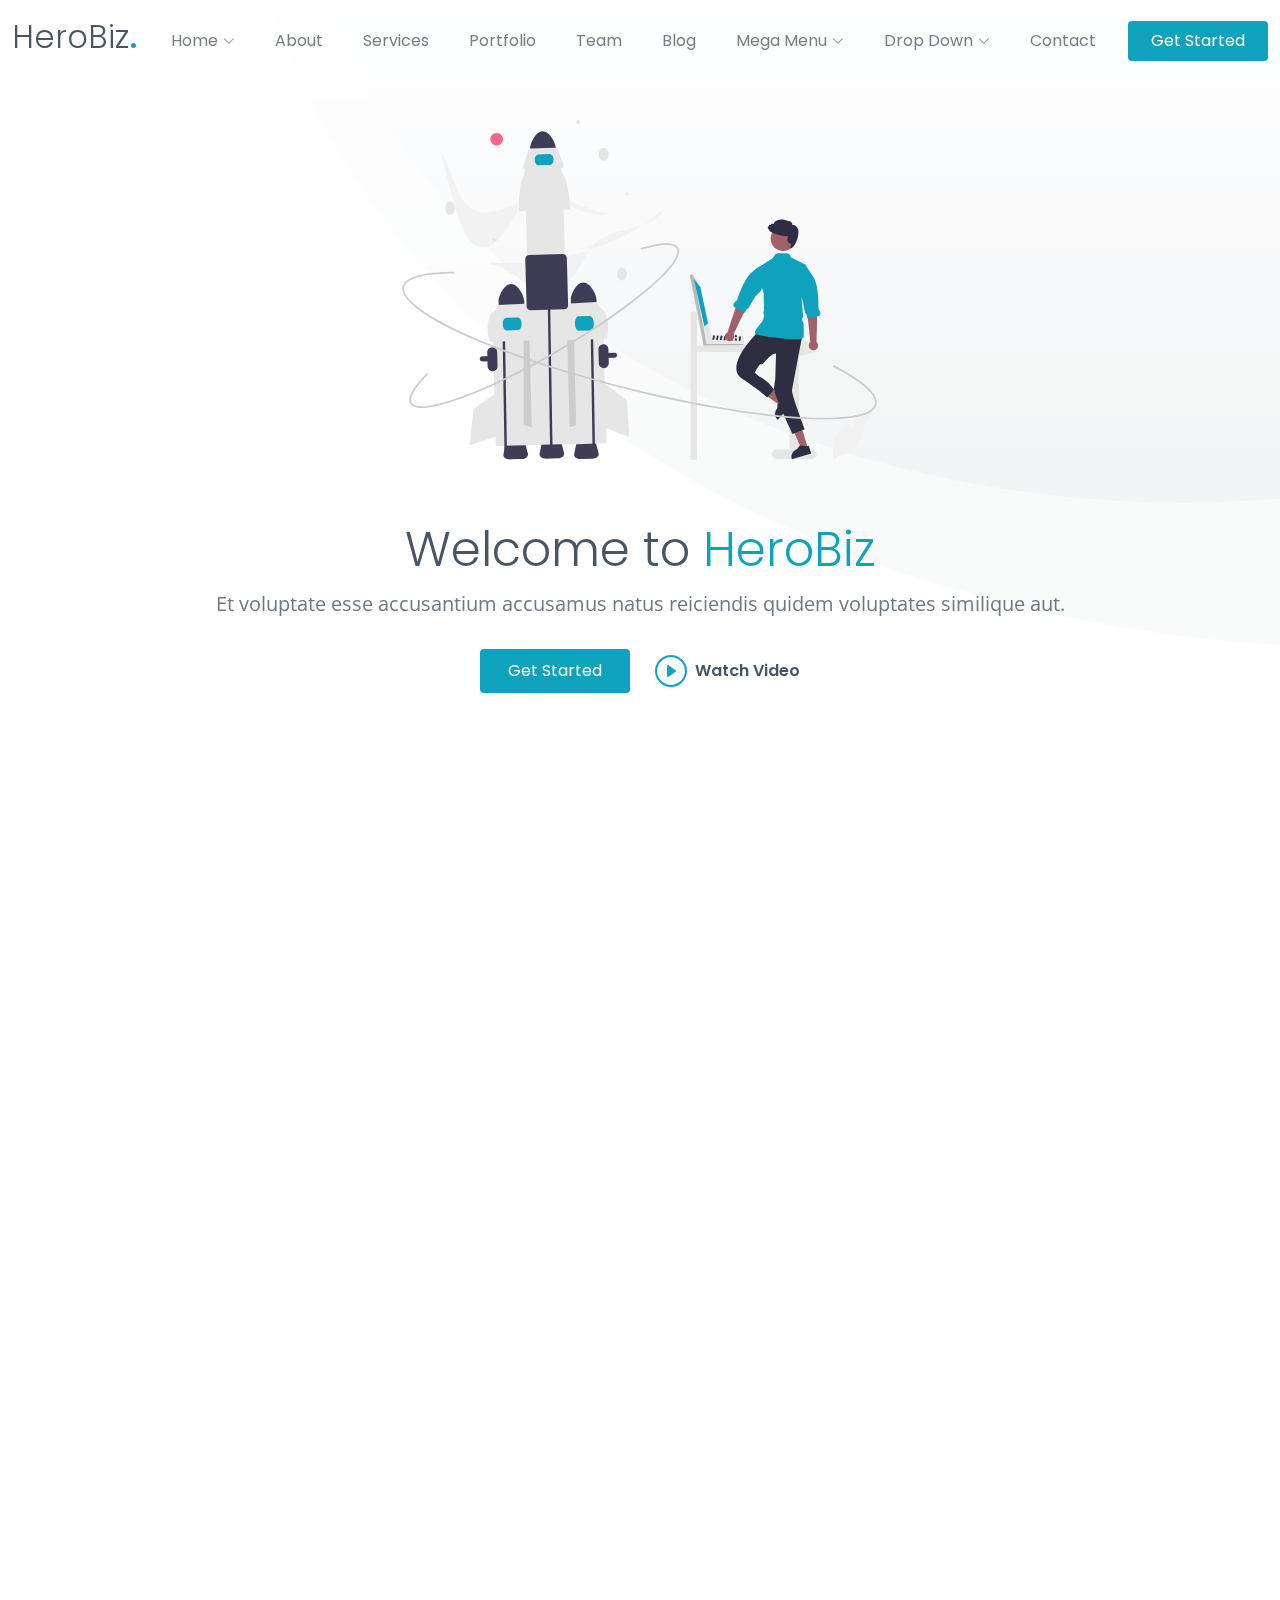
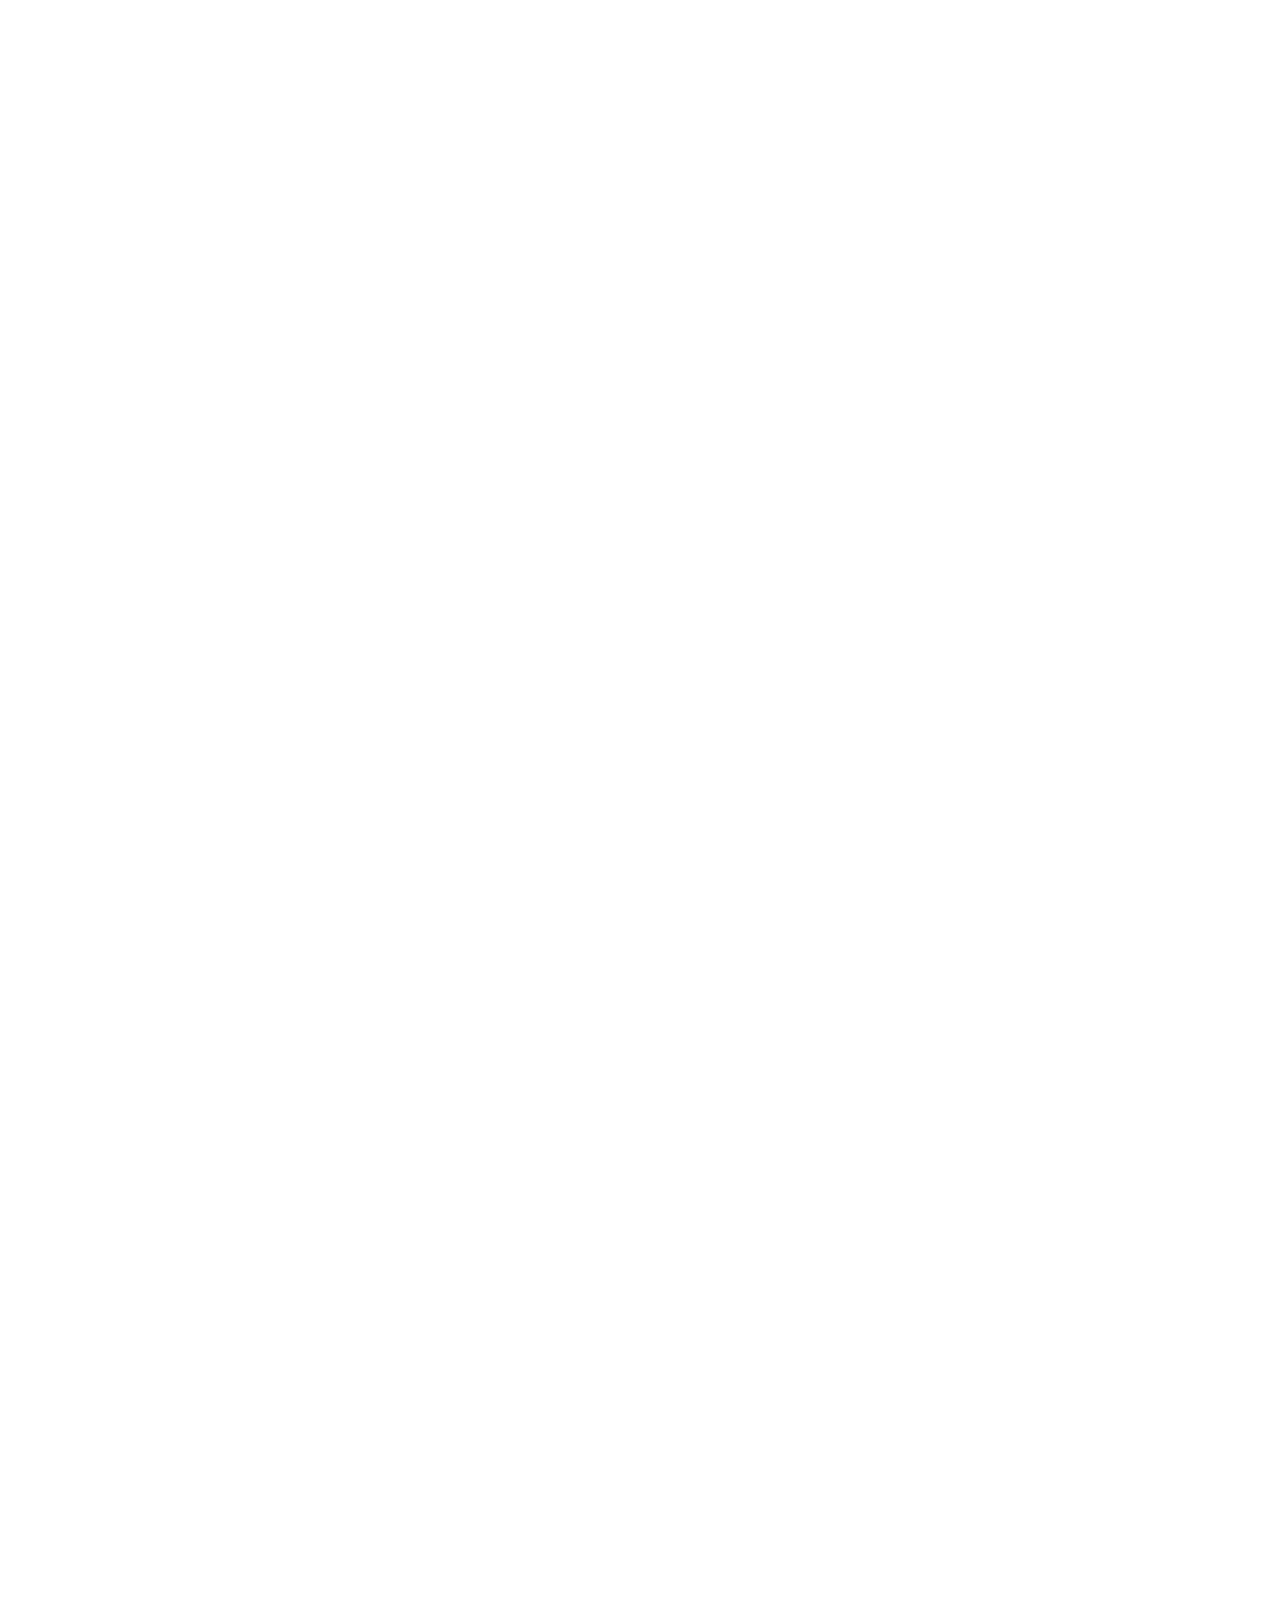
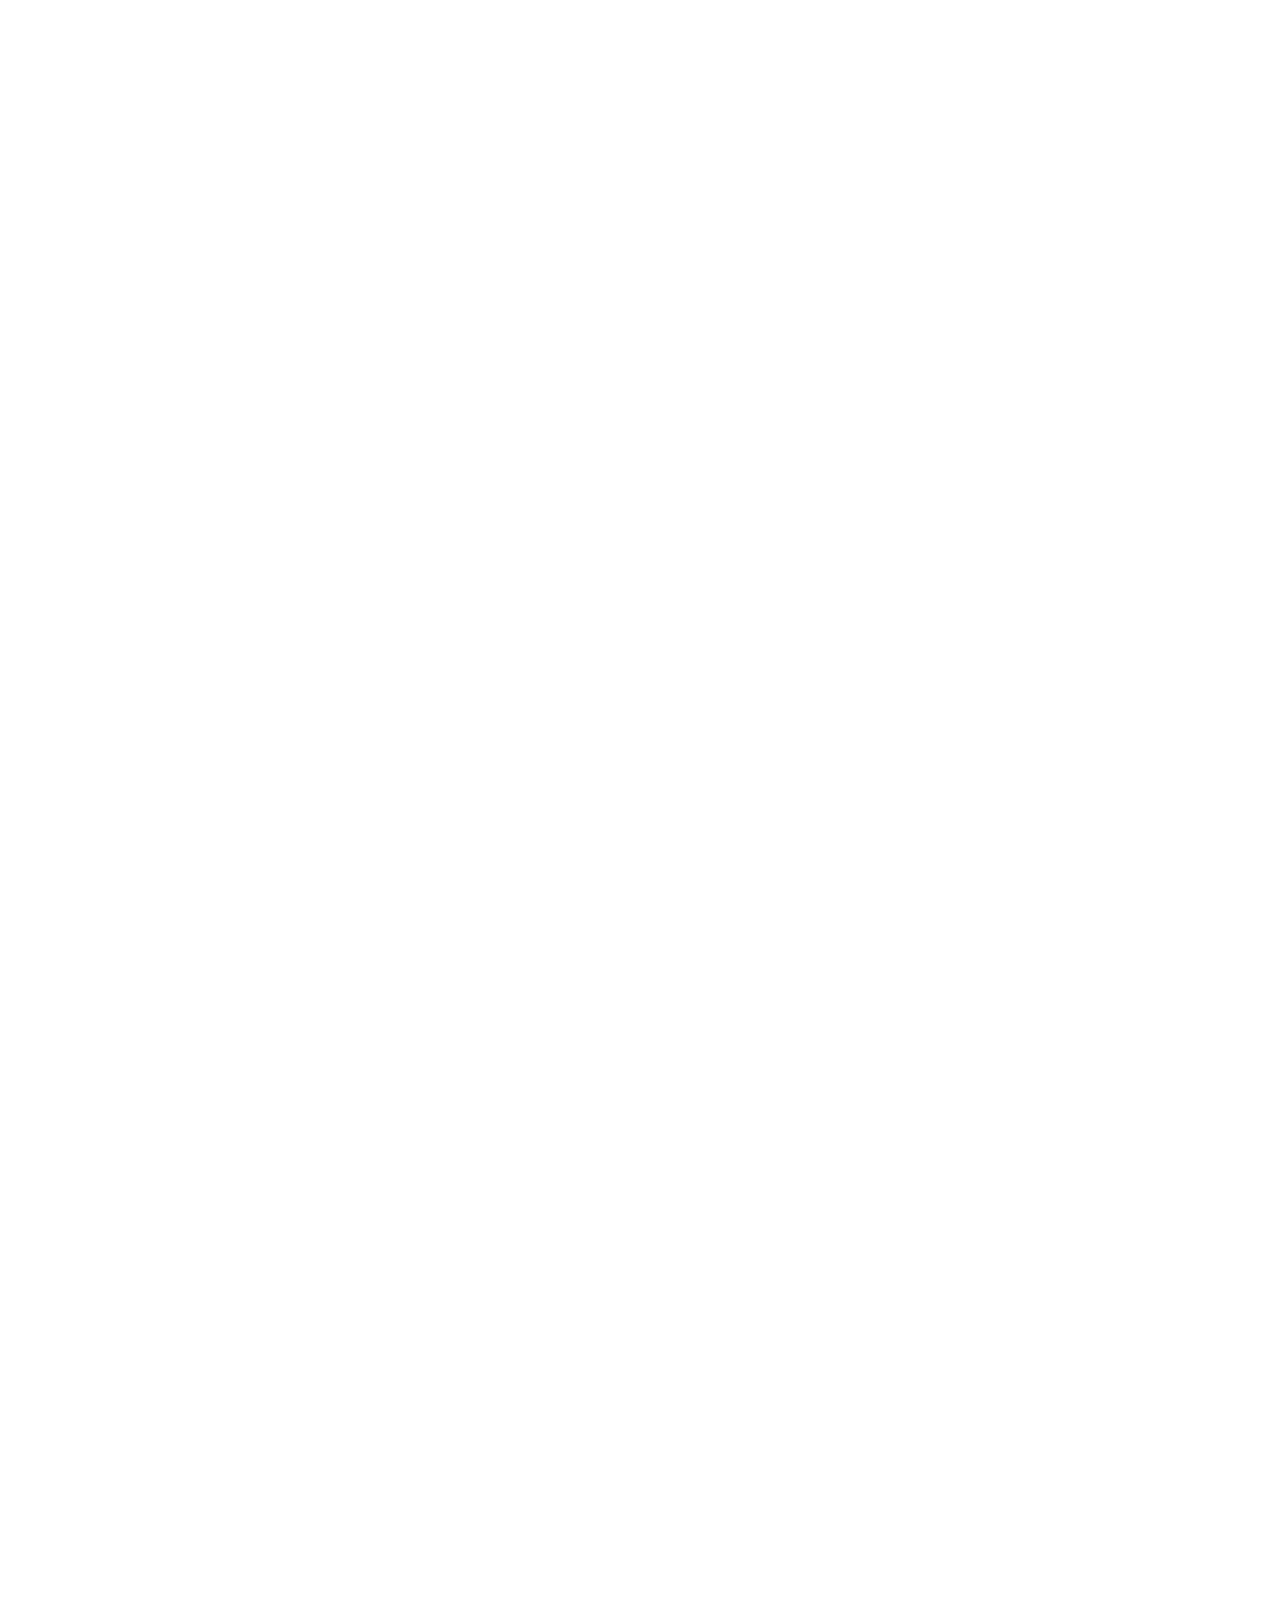
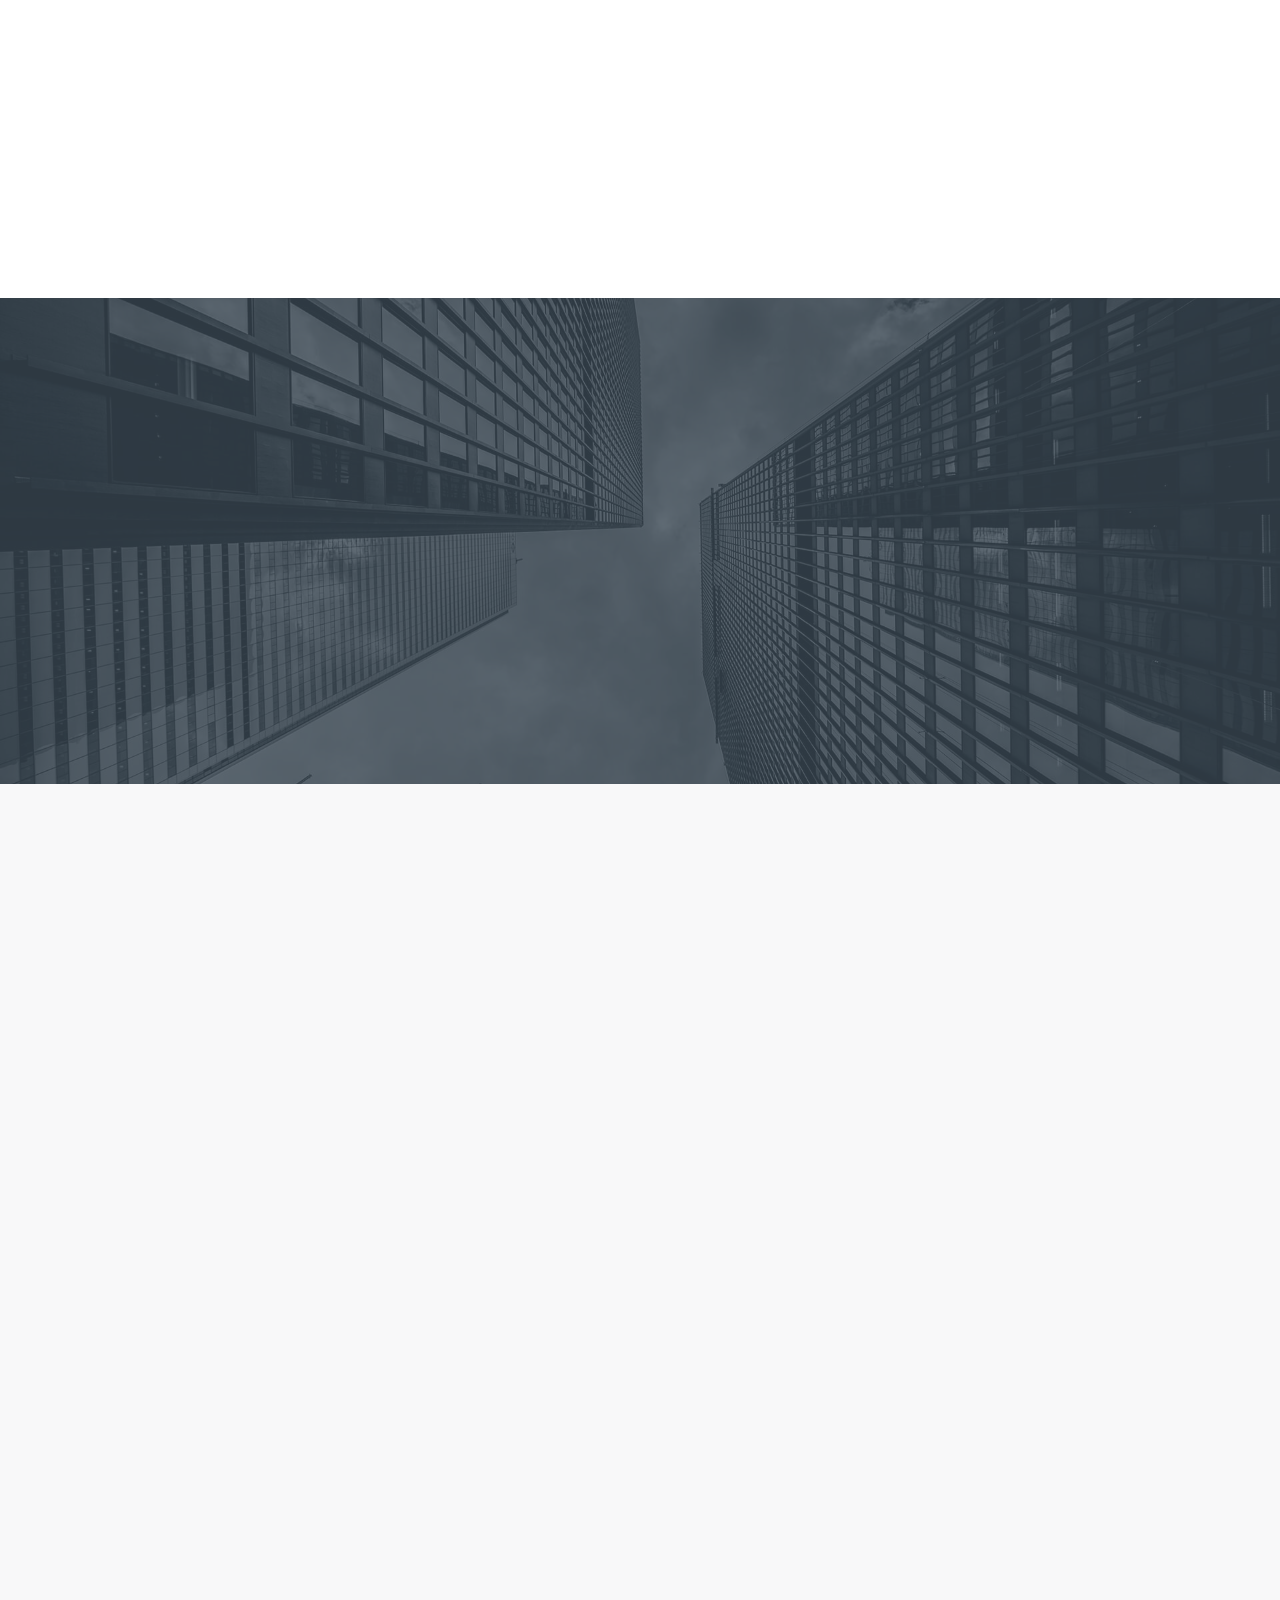
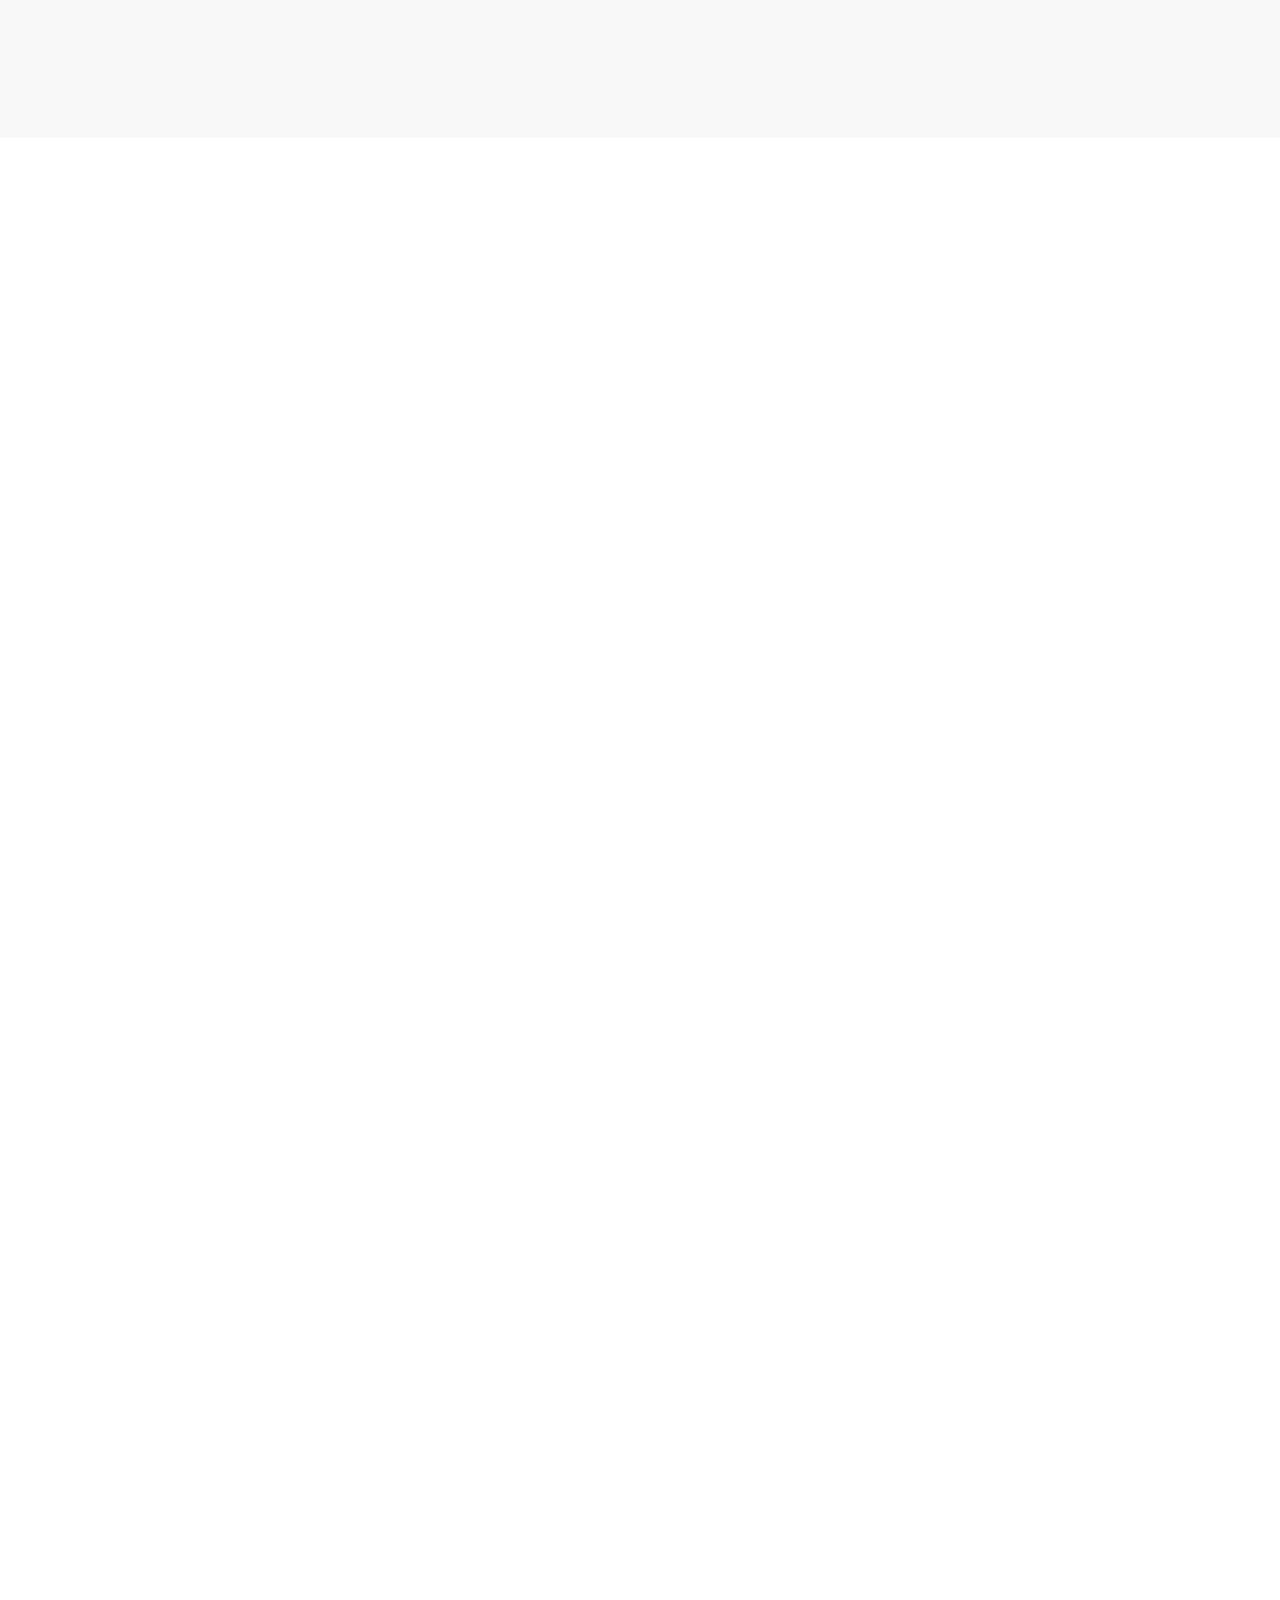
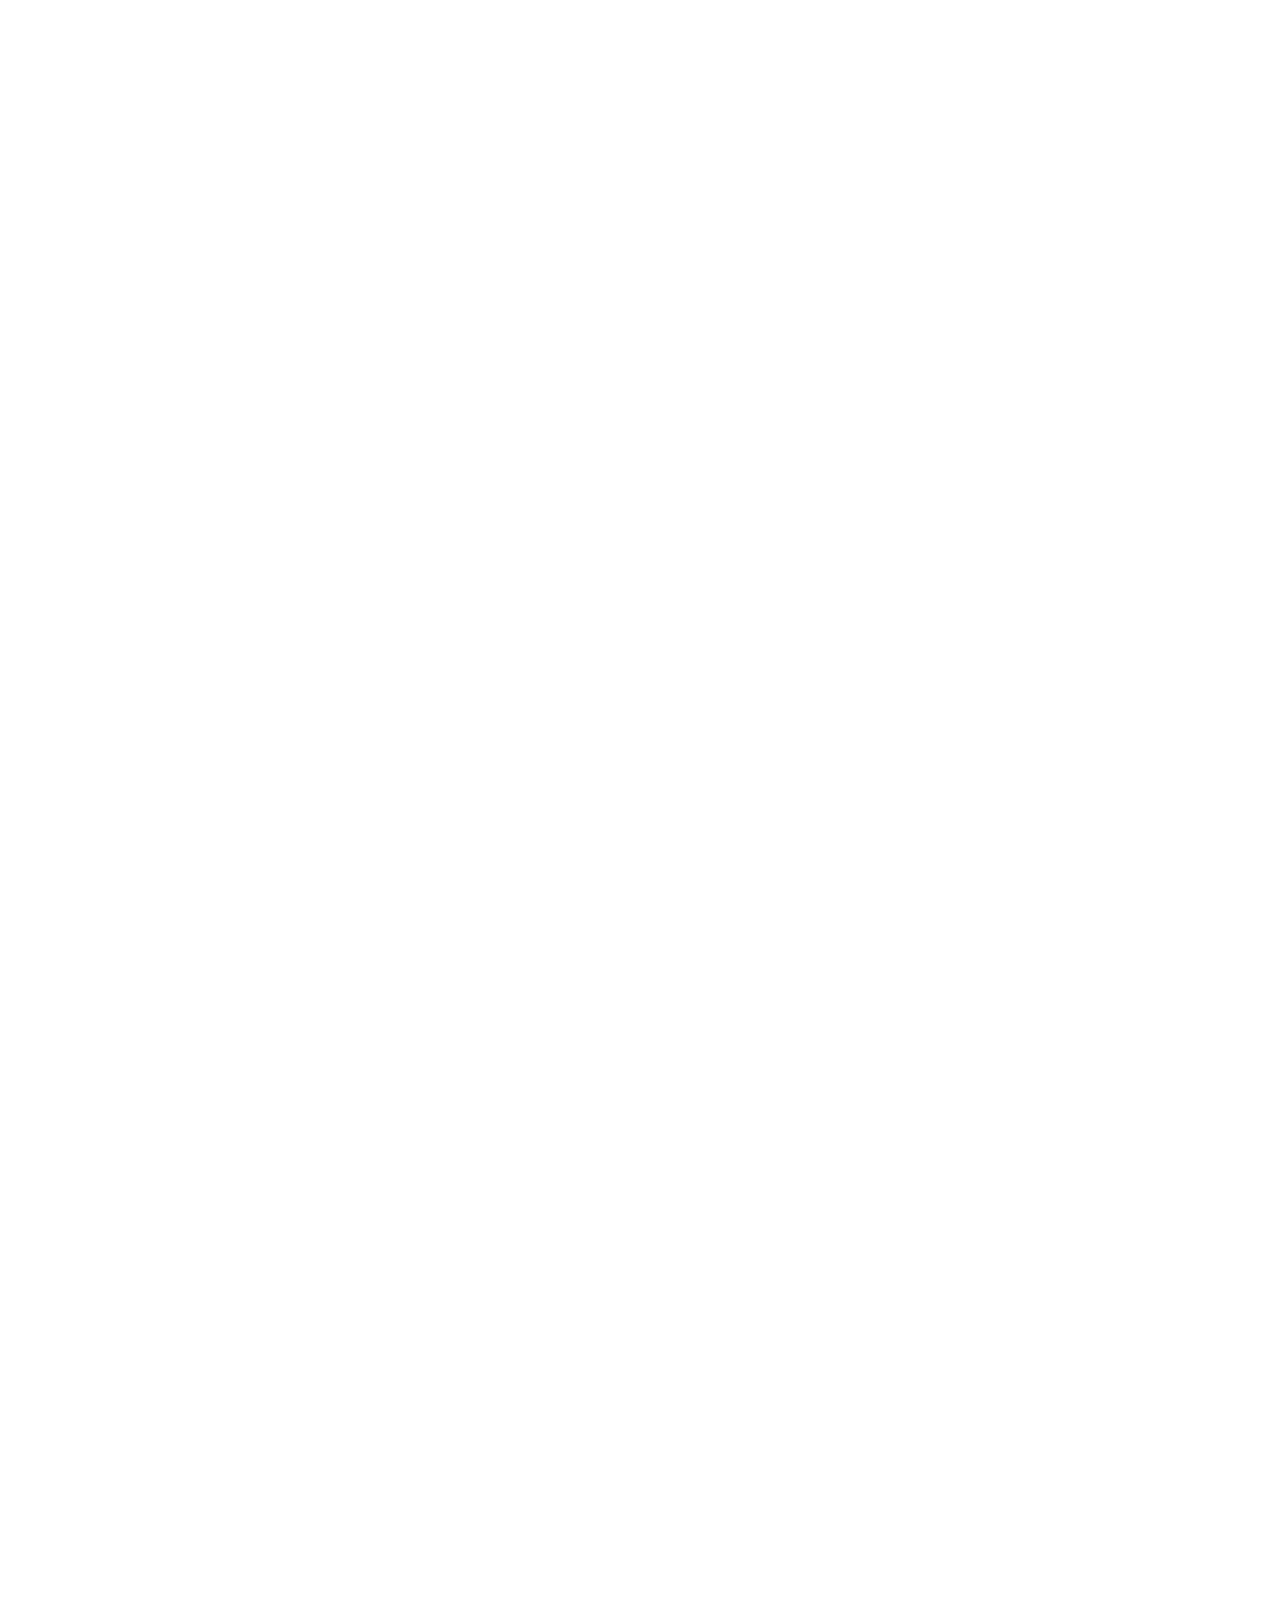
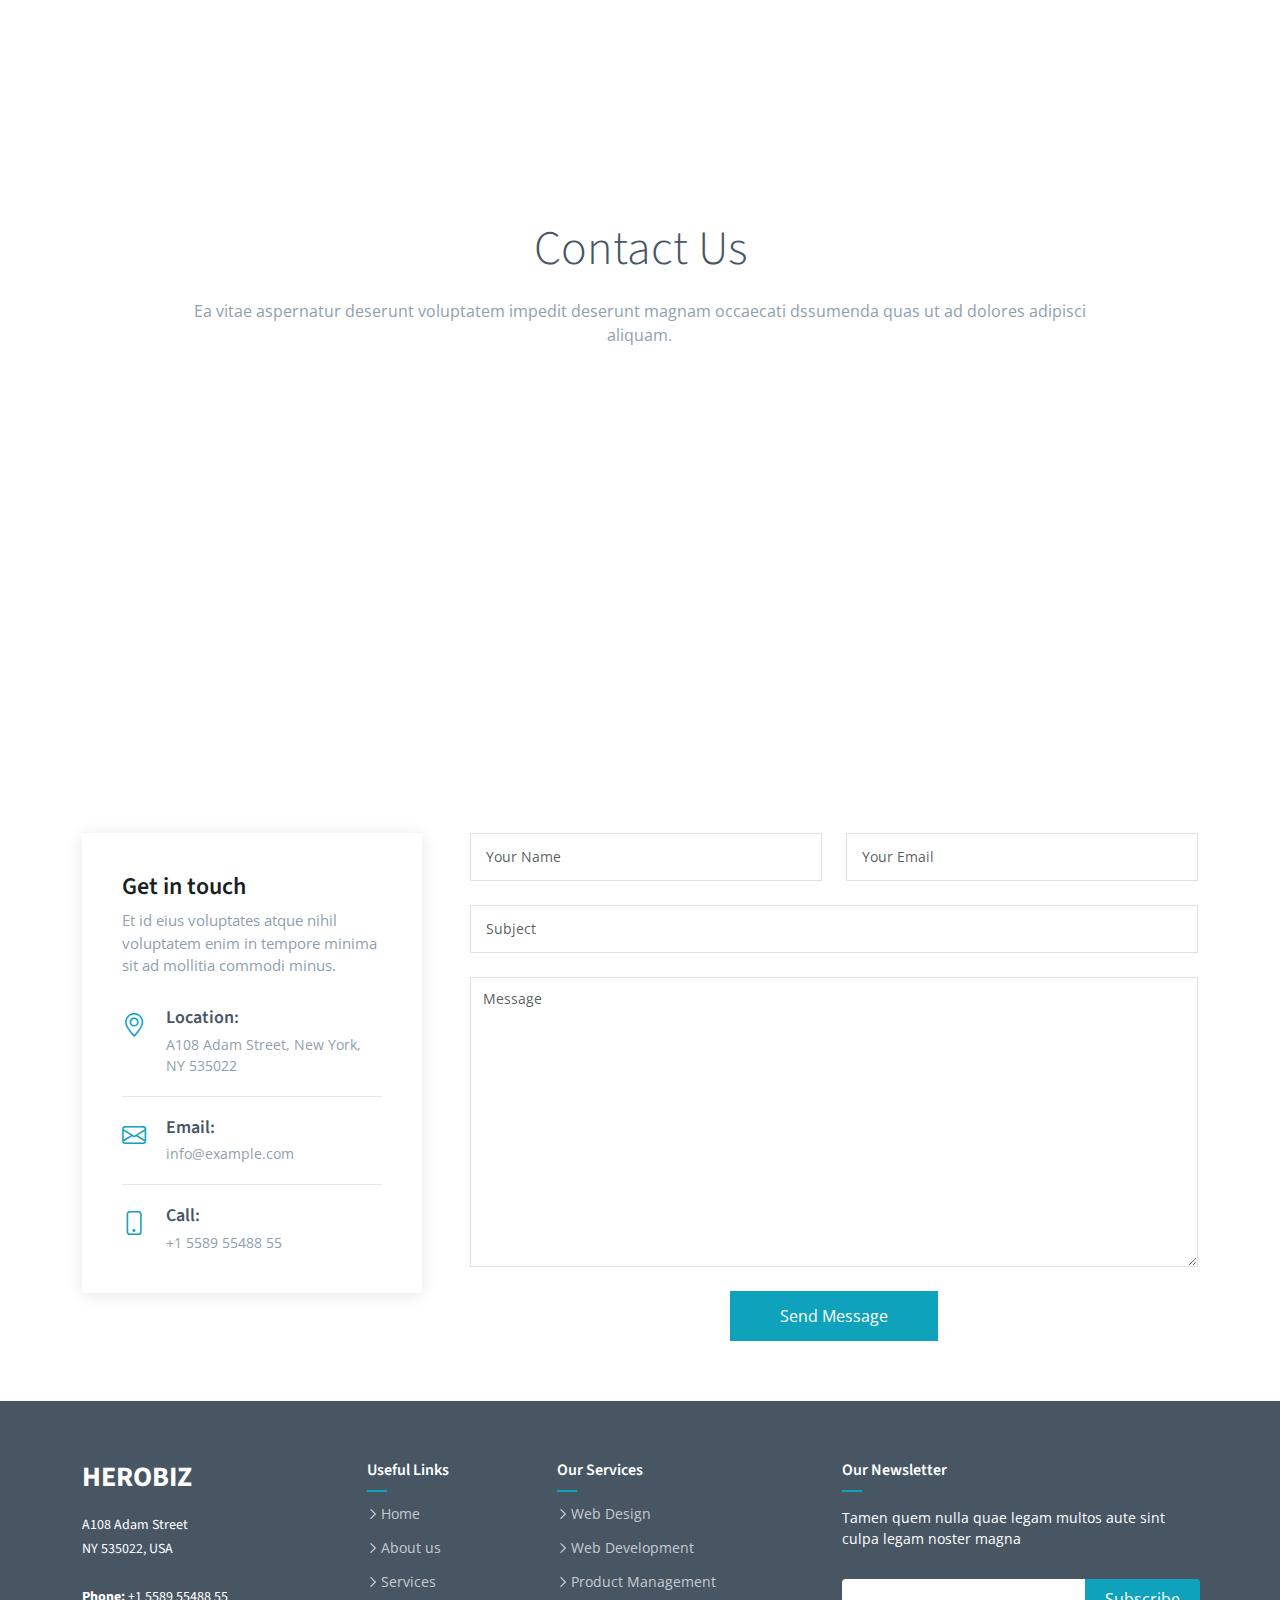
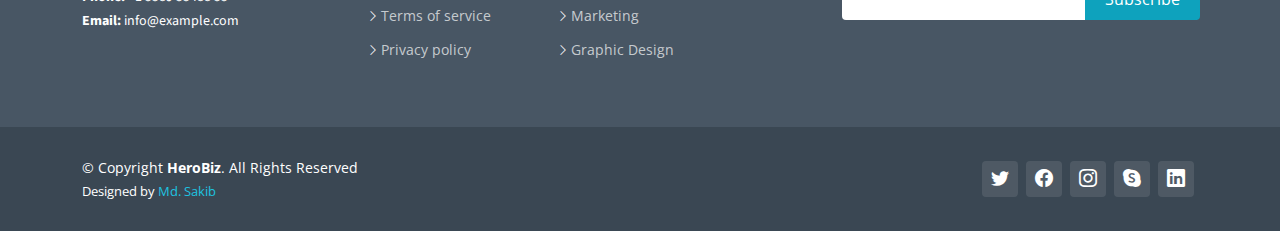
<file: index.html>
<!DOCTYPE html>
<html lang="en">

<head>
  <meta charset="utf-8">
  <meta content="width=device-width, initial-scale=1.0" name="viewport">

  <title>HeroBiz - Home 1</title>
  <meta content="" name="description">
  <meta content="" name="keywords">

  <!-- Favicons -->
  <link href="assets/img/favicon.png" rel="icon">
  <link href="assets/img/apple-touch-icon.png" rel="apple-touch-icon">

  <!-- Google Fonts -->
  <link rel="preconnect" href="https://fonts.googleapis.com">
  <link rel="preconnect" href="https://fonts.gstatic.com" crossorigin>
  <link href="https://fonts.googleapis.com/css2?family=Open+Sans:ital,wght@0,300;0,400;0,500;0,600;0,700;1,300;1,400;1,500;1,600;1,700&family=Poppins:ital,wght@0,300;0,400;0,500;0,600;0,700;1,300;1,400;1,500;1,600;1,700&family=Source+Sans+Pro:ital,wght@0,300;0,400;0,600;0,700;1,300;1,400;1,600;1,700&display=swap" rel="stylesheet">

  <!-- Vendor CSS Files -->
  <link href="assets/vendor/bootstrap/css/bootstrap.min.css" rel="stylesheet">
  <link href="assets/vendor/bootstrap-icons/bootstrap-icons.css" rel="stylesheet">
  <link href="assets/vendor/aos/aos.css" rel="stylesheet">
  <link href="assets/vendor/glightbox/css/glightbox.min.css" rel="stylesheet">
  <link href="assets/vendor/swiper/swiper-bundle.min.css" rel="stylesheet">

  <!-- Variables CSS Files. Uncomment your preferred color scheme -->
  <link href="assets/css/variables.css" rel="stylesheet">
  <!-- <link href="assets/css/variables-blue.css" rel="stylesheet"> -->
  <!-- <link href="assets/css/variables-green.css" rel="stylesheet"> -->
  <!-- <link href="assets/css/variables-orange.css" rel="stylesheet"> -->
  <!-- <link href="assets/css/variables-purple.css" rel="stylesheet"> -->
  <!-- <link href="assets/css/variables-red.css" rel="stylesheet"> -->
  <!-- <link href="assets/css/variables-pink.css" rel="stylesheet"> -->

  <!-- Template Main CSS File -->
  <link href="assets/css/main.css" rel="stylesheet">
</head>

<body>

  <!-- ======= Header ======= -->
  <header id="header" class="header fixed-top" data-scrollto-offset="0">
    <div class="container-fluid d-flex align-items-center justify-content-between">

      <a href="index.html" class="logo d-flex align-items-center scrollto me-auto me-lg-0">
        <!-- Uncomment the line below if you also wish to use an image logo -->
        <!-- <img src="assets/img/logo.png" alt=""> -->
        <h1>HeroBiz<span>.</span></h1>
      </a>

      <nav id="navbar" class="navbar">
        <ul>

          <li class="dropdown"><a href="#"><span>Home</span> <i class="bi bi-chevron-down dropdown-indicator"></i></a>
            <ul>
              <li><a href="index.html" class="active">Home 1 - index.html</a></li>
              <li><a href="index-2.html">Home 2 - index-2.html</a></li>
              <li><a href="index-3.html">Home 3 - index-3.html</a></li>
              <li><a href="index-4.html">Home 4 - index-4.html</a></li>
            </ul>
          </li>

          <li><a class="nav-link scrollto" href="index.html#about">About</a></li>
          <li><a class="nav-link scrollto" href="index.html#services">Services</a></li>
          <li><a class="nav-link scrollto" href="index.html#portfolio">Portfolio</a></li>
          <li><a class="nav-link scrollto" href="index.html#team">Team</a></li>
          <li><a href="blog.html">Blog</a></li>
          <li class="dropdown megamenu"><a href="#"><span>Mega Menu</span> <i class="bi bi-chevron-down dropdown-indicator"></i></a>
            <ul>
              <li>
                <a href="#">Column 1 link 1</a>
                <a href="#">Column 1 link 2</a>
                <a href="#">Column 1 link 3</a>
              </li>
              <li>
                <a href="#">Column 2 link 1</a>
                <a href="#">Column 2 link 2</a>
                <a href="#">Column 3 link 3</a>
              </li>
              <li>
                <a href="#">Column 3 link 1</a>
                <a href="#">Column 3 link 2</a>
                <a href="#">Column 3 link 3</a>
              </li>
              <li>
                <a href="#">Column 4 link 1</a>
                <a href="#">Column 4 link 2</a>
                <a href="#">Column 4 link 3</a>
              </li>
            </ul>
          </li>
          <li class="dropdown"><a href="#"><span>Drop Down</span> <i class="bi bi-chevron-down dropdown-indicator"></i></a>
            <ul>
              <li><a href="#">Drop Down 1</a></li>
              <li class="dropdown"><a href="#"><span>Deep Drop Down</span> <i class="bi bi-chevron-down dropdown-indicator"></i></a>
                <ul>
                  <li><a href="#">Deep Drop Down 1</a></li>
                  <li><a href="#">Deep Drop Down 2</a></li>
                  <li><a href="#">Deep Drop Down 3</a></li>
                  <li><a href="#">Deep Drop Down 4</a></li>
                  <li><a href="#">Deep Drop Down 5</a></li>
                </ul>
              </li>
              <li><a href="#">Drop Down 2</a></li>
              <li><a href="#">Drop Down 3</a></li>
              <li><a href="#">Drop Down 4</a></li>
            </ul>
          </li>
          <li><a class="nav-link scrollto" href="index.html#contact">Contact</a></li>
        </ul>
        <i class="bi bi-list mobile-nav-toggle d-none"></i>
      </nav><!-- .navbar -->

      <a class="btn-getstarted scrollto" href="index.html#about">Get Started</a>

    </div>
  </header><!-- End Header -->

  <section id="hero-animated" class="hero-animated d-flex align-items-center">
    <div class="container d-flex flex-column justify-content-center align-items-center text-center position-relative" data-aos="zoom-out">
      <img src="assets/img/hero-carousel/hero-carousel-3.svg" class="img-fluid animated">
      <h2>Welcome to <span>HeroBiz</span></h2>
      <p>Et voluptate esse accusantium accusamus natus reiciendis quidem voluptates similique aut.</p>
      <div class="d-flex">
        <a href="#about" class="btn-get-started scrollto">Get Started</a>
        <a href="https://www.youtube.com/watch?v=LXb3EKWsInQ" class="glightbox btn-watch-video d-flex align-items-center"><i class="bi bi-play-circle"></i><span>Watch Video</span></a>
      </div>
    </div>
  </section>

  <main id="main">

    <!-- ======= Featured Services Section ======= -->
    <section id="featured-services" class="featured-services">
      <div class="container">

        <div class="row gy-4">

          <div class="col-xl-3 col-md-6 d-flex" data-aos="zoom-out">
            <div class="service-item position-relative">
              <div class="icon"><i class="bi bi-activity icon"></i></div>
              <h4><a href="" class="stretched-link">Lorem Ipsum</a></h4>
              <p>Voluptatum deleniti atque corrupti quos dolores et quas molestias excepturi</p>
            </div>
          </div><!-- End Service Item -->

          <div class="col-xl-3 col-md-6 d-flex" data-aos="zoom-out" data-aos-delay="200">
            <div class="service-item position-relative">
              <div class="icon"><i class="bi bi-bounding-box-circles icon"></i></div>
              <h4><a href="" class="stretched-link">Sed ut perspici</a></h4>
              <p>Duis aute irure dolor in reprehenderit in voluptate velit esse cillum dolore</p>
            </div>
          </div><!-- End Service Item -->

          <div class="col-xl-3 col-md-6 d-flex" data-aos="zoom-out" data-aos-delay="400">
            <div class="service-item position-relative">
              <div class="icon"><i class="bi bi-calendar4-week icon"></i></div>
              <h4><a href="" class="stretched-link">Magni Dolores</a></h4>
              <p>Excepteur sint occaecat cupidatat non proident, sunt in culpa qui officia</p>
            </div>
          </div><!-- End Service Item -->

          <div class="col-xl-3 col-md-6 d-flex" data-aos="zoom-out" data-aos-delay="600">
            <div class="service-item position-relative">
              <div class="icon"><i class="bi bi-broadcast icon"></i></div>
              <h4><a href="" class="stretched-link">Nemo Enim</a></h4>
              <p>At vero eos et accusamus et iusto odio dignissimos ducimus qui blanditiis</p>
            </div>
          </div><!-- End Service Item -->

        </div>

      </div>
    </section><!-- End Featured Services Section -->

    <!-- ======= About Section ======= -->
    <section id="about" class="about">
      <div class="container" data-aos="fade-up">

        <div class="section-header">
          <h2>About Us</h2>
          <p>Architecto nobis eos vel nam quidem vitae temporibus voluptates qui hic deserunt iusto omnis nam voluptas asperiores sequi tenetur dolores incidunt enim voluptatem magnam cumque fuga.</p>
        </div>

        <div class="row g-4 g-lg-5" data-aos="fade-up" data-aos-delay="200">

          <div class="col-lg-5">
            <div class="about-img">
              <img src="assets/img/about.jpg" class="img-fluid" alt="">
            </div>
          </div>

          <div class="col-lg-7">
            <h3 class="pt-0 pt-lg-5">Neque officiis dolore maiores et exercitationem quae est seda lidera pat claero</h3>

            <!-- Tabs -->
            <ul class="nav nav-pills mb-3">
              <li><a class="nav-link active" data-bs-toggle="pill" href="#tab1">Saepe fuga</a></li>
              <li><a class="nav-link" data-bs-toggle="pill" href="#tab2">Voluptates</a></li>
              <li><a class="nav-link" data-bs-toggle="pill" href="#tab3">Corrupti</a></li>
            </ul><!-- End Tabs -->

            <!-- Tab Content -->
            <div class="tab-content">

              <div class="tab-pane fade show active" id="tab1">

                <p class="fst-italic">Consequuntur inventore voluptates consequatur aut vel et. Eos doloribus expedita. Sapiente atque consequatur minima nihil quae aspernatur quo suscipit voluptatem.</p>

                <div class="d-flex align-items-center mt-4">
                  <i class="bi bi-check2"></i>
                  <h4>Repudiandae rerum velit modi et officia quasi facilis</h4>
                </div>
                <p>Laborum omnis voluptates voluptas qui sit aliquam blanditiis. Sapiente minima commodi dolorum non eveniet magni quaerat nemo et.</p>

                <div class="d-flex align-items-center mt-4">
                  <i class="bi bi-check2"></i>
                  <h4>Incidunt non veritatis illum ea ut nisi</h4>
                </div>
                <p>Non quod totam minus repellendus autem sint velit. Rerum debitis facere soluta tenetur. Iure molestiae assumenda sunt qui inventore eligendi voluptates nisi at. Dolorem quo tempora. Quia et perferendis.</p>

                <div class="d-flex align-items-center mt-4">
                  <i class="bi bi-check2"></i>
                  <h4>Omnis ab quia nemo dignissimos rem eum quos..</h4>
                </div>
                <p>Eius alias aut cupiditate. Dolor voluptates animi ut blanditiis quos nam. Magnam officia aut ut alias quo explicabo ullam esse. Sunt magnam et dolorem eaque magnam odit enim quaerat. Vero error error voluptatem eum.</p>

              </div><!-- End Tab 1 Content -->

              <div class="tab-pane fade show" id="tab2">

                <p class="fst-italic">Consequuntur inventore voluptates consequatur aut vel et. Eos doloribus expedita. Sapiente atque consequatur minima nihil quae aspernatur quo suscipit voluptatem.</p>

                <div class="d-flex align-items-center mt-4">
                  <i class="bi bi-check2"></i>
                  <h4>Repudiandae rerum velit modi et officia quasi facilis</h4>
                </div>
                <p>Laborum omnis voluptates voluptas qui sit aliquam blanditiis. Sapiente minima commodi dolorum non eveniet magni quaerat nemo et.</p>

                <div class="d-flex align-items-center mt-4">
                  <i class="bi bi-check2"></i>
                  <h4>Incidunt non veritatis illum ea ut nisi</h4>
                </div>
                <p>Non quod totam minus repellendus autem sint velit. Rerum debitis facere soluta tenetur. Iure molestiae assumenda sunt qui inventore eligendi voluptates nisi at. Dolorem quo tempora. Quia et perferendis.</p>

                <div class="d-flex align-items-center mt-4">
                  <i class="bi bi-check2"></i>
                  <h4>Omnis ab quia nemo dignissimos rem eum quos..</h4>
                </div>
                <p>Eius alias aut cupiditate. Dolor voluptates animi ut blanditiis quos nam. Magnam officia aut ut alias quo explicabo ullam esse. Sunt magnam et dolorem eaque magnam odit enim quaerat. Vero error error voluptatem eum.</p>

              </div><!-- End Tab 2 Content -->

              <div class="tab-pane fade show" id="tab3">

                <p class="fst-italic">Consequuntur inventore voluptates consequatur aut vel et. Eos doloribus expedita. Sapiente atque consequatur minima nihil quae aspernatur quo suscipit voluptatem.</p>

                <div class="d-flex align-items-center mt-4">
                  <i class="bi bi-check2"></i>
                  <h4>Repudiandae rerum velit modi et officia quasi facilis</h4>
                </div>
                <p>Laborum omnis voluptates voluptas qui sit aliquam blanditiis. Sapiente minima commodi dolorum non eveniet magni quaerat nemo et.</p>

                <div class="d-flex align-items-center mt-4">
                  <i class="bi bi-check2"></i>
                  <h4>Incidunt non veritatis illum ea ut nisi</h4>
                </div>
                <p>Non quod totam minus repellendus autem sint velit. Rerum debitis facere soluta tenetur. Iure molestiae assumenda sunt qui inventore eligendi voluptates nisi at. Dolorem quo tempora. Quia et perferendis.</p>

                <div class="d-flex align-items-center mt-4">
                  <i class="bi bi-check2"></i>
                  <h4>Omnis ab quia nemo dignissimos rem eum quos..</h4>
                </div>
                <p>Eius alias aut cupiditate. Dolor voluptates animi ut blanditiis quos nam. Magnam officia aut ut alias quo explicabo ullam esse. Sunt magnam et dolorem eaque magnam odit enim quaerat. Vero error error voluptatem eum.</p>

              </div><!-- End Tab 3 Content -->

            </div>

          </div>

        </div>

      </div>
    </section><!-- End About Section -->

    <!-- ======= Clients Section ======= -->
    <section id="clients" class="clients">
      <div class="container" data-aos="zoom-out">

        <div class="clients-slider swiper">
          <div class="swiper-wrapper align-items-center">
            <div class="swiper-slide"><img src="assets/img/clients/client-1.png" class="img-fluid" alt=""></div>
            <div class="swiper-slide"><img src="assets/img/clients/client-2.png" class="img-fluid" alt=""></div>
            <div class="swiper-slide"><img src="assets/img/clients/client-3.png" class="img-fluid" alt=""></div>
            <div class="swiper-slide"><img src="assets/img/clients/client-4.png" class="img-fluid" alt=""></div>
            <div class="swiper-slide"><img src="assets/img/clients/client-5.png" class="img-fluid" alt=""></div>
            <div class="swiper-slide"><img src="assets/img/clients/client-6.png" class="img-fluid" alt=""></div>
            <div class="swiper-slide"><img src="assets/img/clients/client-7.png" class="img-fluid" alt=""></div>
            <div class="swiper-slide"><img src="assets/img/clients/client-8.png" class="img-fluid" alt=""></div>
          </div>
        </div>

      </div>
    </section><!-- End Clients Section -->

    <!-- ======= Call To Action Section ======= -->
    <section id="cta" class="cta">
      <div class="container" data-aos="zoom-out">

        <div class="row g-5">

          <div class="col-lg-8 col-md-6 content d-flex flex-column justify-content-center order-last order-md-first">
            <h3>Alias sunt quas <em>Cupiditate</em> oluptas hic minima</h3>
            <p> Duis aute irure dolor in reprehenderit in voluptate velit esse cillum dolore eu fugiat nulla pariatur. Excepteur sint occaecat cupidatat non proident, sunt in culpa qui officia deserunt mollit anim id est laborum.</p>
            <a class="cta-btn align-self-start" href="#">Call To Action</a>
          </div>

          <div class="col-lg-4 col-md-6 order-first order-md-last d-flex align-items-center">
            <div class="img">
              <img src="assets/img/cta.jpg" alt="" class="img-fluid">
            </div>
          </div>

        </div>

      </div>
    </section><!-- End Call To Action Section -->

    <!-- ======= On Focus Section ======= -->
    <section id="onfocus" class="onfocus">
      <div class="container-fluid p-0" data-aos="fade-up">

        <div class="row g-0">
          <div class="col-lg-6 video-play position-relative">
            <a href="https://www.youtube.com/watch?v=LXb3EKWsInQ" class="glightbox play-btn"></a>
          </div>
          <div class="col-lg-6">
            <div class="content d-flex flex-column justify-content-center h-100">
              <h3>Voluptatem dignissimos provident quasi corporis</h3>
              <p class="fst-italic">
                Lorem ipsum dolor sit amet, consectetur adipiscing elit, sed do eiusmod tempor incididunt ut labore et dolore
                magna aliqua.
              </p>
              <ul>
                <li><i class="bi bi-check-circle"></i> Ullamco laboris nisi ut aliquip ex ea commodo consequat.</li>
                <li><i class="bi bi-check-circle"></i> Duis aute irure dolor in reprehenderit in voluptate velit.</li>
                <li><i class="bi bi-check-circle"></i> Ullamco laboris nisi ut aliquip ex ea commodo consequat. Duis aute irure dolor in reprehenderit in voluptate trideta storacalaperda mastiro dolore eu fugiat nulla pariatur.</li>
              </ul>
              <a href="#" class="read-more align-self-start"><span>Read More</span><i class="bi bi-arrow-right"></i></a>
            </div>
          </div>
        </div>

      </div>
    </section><!-- End On Focus Section -->

    <!-- ======= Features Section ======= -->
    <section id="features" class="features">
      <div class="container" data-aos="fade-up">

        <ul class="nav nav-tabs row gy-4 d-flex">

          <li class="nav-item col-6 col-md-4 col-lg-2">
            <a class="nav-link active show" data-bs-toggle="tab" data-bs-target="#tab-1">
              <i class="bi bi-binoculars color-cyan"></i>
              <h4>Modinest</h4>
            </a>
          </li><!-- End Tab 1 Nav -->

          <li class="nav-item col-6 col-md-4 col-lg-2">
            <a class="nav-link" data-bs-toggle="tab" data-bs-target="#tab-2">
              <i class="bi bi-box-seam color-indigo"></i>
              <h4>Undaesenti</h4>
            </a>
          </li><!-- End Tab 2 Nav -->

          <li class="nav-item col-6 col-md-4 col-lg-2">
            <a class="nav-link" data-bs-toggle="tab" data-bs-target="#tab-3">
              <i class="bi bi-brightness-high color-teal"></i>
              <h4>Pariatur</h4>
            </a>
          </li><!-- End Tab 3 Nav -->

          <li class="nav-item col-6 col-md-4 col-lg-2">
            <a class="nav-link" data-bs-toggle="tab" data-bs-target="#tab-4">
              <i class="bi bi-command color-red"></i>
              <h4>Nostrum</h4>
            </a>
          </li><!-- End Tab 4 Nav -->

          <li class="nav-item col-6 col-md-4 col-lg-2">
            <a class="nav-link" data-bs-toggle="tab" data-bs-target="#tab-5">
              <i class="bi bi-easel color-blue"></i>
              <h4>Adipiscing</h4>
            </a>
          </li><!-- End Tab 5 Nav -->

          <li class="nav-item col-6 col-md-4 col-lg-2">
            <a class="nav-link" data-bs-toggle="tab" data-bs-target="#tab-6">
              <i class="bi bi-map color-orange"></i>
              <h4>Reprehit</h4>
            </a>
          </li><!-- End Tab 6 Nav -->

        </ul>

        <div class="tab-content">

          <div class="tab-pane active show" id="tab-1">
            <div class="row gy-4">
              <div class="col-lg-8 order-2 order-lg-1" data-aos="fade-up" data-aos-delay="100">
                <h3>Modinest</h3>
                <p class="fst-italic">
                  Lorem ipsum dolor sit amet, consectetur adipiscing elit, sed do eiusmod tempor incididunt ut labore et dolore
                  magna aliqua.
                </p>
                <ul>
                  <li><i class="bi bi-check-circle-fill"></i> Ullamco laboris nisi ut aliquip ex ea commodo consequat.</li>
                  <li><i class="bi bi-check-circle-fill"></i> Duis aute irure dolor in reprehenderit in voluptate velit.</li>
                  <li><i class="bi bi-check-circle-fill"></i> Ullamco laboris nisi ut aliquip ex ea commodo consequat. Duis aute irure dolor in reprehenderit in voluptate trideta storacalaperda mastiro dolore eu fugiat nulla pariatur.</li>
                </ul>
                <p>
                  Ullamco laboris nisi ut aliquip ex ea commodo consequat. Duis aute irure dolor in reprehenderit in voluptate
                  velit esse cillum dolore eu fugiat nulla pariatur. Excepteur sint occaecat cupidatat non proident, sunt in
                  culpa qui officia deserunt mollit anim id est laborum
                </p>
              </div>
              <div class="col-lg-4 order-1 order-lg-2 text-center" data-aos="fade-up" data-aos-delay="200">
                <img src="assets/img/features-1.svg" alt="" class="img-fluid">
              </div>
            </div>
          </div><!-- End Tab Content 1 -->

          <div class="tab-pane" id="tab-2">
            <div class="row gy-4">
              <div class="col-lg-8 order-2 order-lg-1">
                <h3>Undaesenti</h3>
                <p>
                  Ullamco laboris nisi ut aliquip ex ea commodo consequat. Duis aute irure dolor in reprehenderit in voluptate
                  velit esse cillum dolore eu fugiat nulla pariatur. Excepteur sint occaecat cupidatat non proident, sunt in
                  culpa qui officia deserunt mollit anim id est laborum
                </p>
                <p class="fst-italic">
                  Lorem ipsum dolor sit amet, consectetur adipiscing elit, sed do eiusmod tempor incididunt ut labore et dolore
                  magna aliqua.
                </p>
                <ul>
                  <li><i class="bi bi-check-circle-fill"></i> Ullamco laboris nisi ut aliquip ex ea commodo consequat.</li>
                  <li><i class="bi bi-check-circle-fill"></i> Duis aute irure dolor in reprehenderit in voluptate velit.</li>
                  <li><i class="bi bi-check-circle-fill"></i> Provident mollitia neque rerum asperiores dolores quos qui a. Ipsum neque dolor voluptate nisi sed.</li>
                  <li><i class="bi bi-check-circle-fill"></i> Ullamco laboris nisi ut aliquip ex ea commodo consequat. Duis aute irure dolor in reprehenderit in voluptate trideta storacalaperda mastiro dolore eu fugiat nulla pariatur.</li>
                </ul>
              </div>
              <div class="col-lg-4 order-1 order-lg-2 text-center">
                <img src="assets/img/features-2.svg" alt="" class="img-fluid">
              </div>
            </div>
          </div><!-- End Tab Content 2 -->

          <div class="tab-pane" id="tab-3">
            <div class="row gy-4">
              <div class="col-lg-8 order-2 order-lg-1">
                <h3>Pariatur</h3>
                <p>
                  Ullamco laboris nisi ut aliquip ex ea commodo consequat. Duis aute irure dolor in reprehenderit in voluptate
                  velit esse cillum dolore eu fugiat nulla pariatur. Excepteur sint occaecat cupidatat non proident, sunt in
                  culpa qui officia deserunt mollit anim id est laborum
                </p>
                <ul>
                  <li><i class="bi bi-check-circle-fill"></i> Ullamco laboris nisi ut aliquip ex ea commodo consequat.</li>
                  <li><i class="bi bi-check-circle-fill"></i> Duis aute irure dolor in reprehenderit in voluptate velit.</li>
                  <li><i class="bi bi-check-circle-fill"></i> Provident mollitia neque rerum asperiores dolores quos qui a. Ipsum neque dolor voluptate nisi sed.</li>
                </ul>
                <p class="fst-italic">
                  Lorem ipsum dolor sit amet, consectetur adipiscing elit, sed do eiusmod tempor incididunt ut labore et dolore
                  magna aliqua.
                </p>
              </div>
              <div class="col-lg-4 order-1 order-lg-2 text-center">
                <img src="assets/img/features-3.svg" alt="" class="img-fluid">
              </div>
            </div>
          </div><!-- End Tab Content 3 -->

          <div class="tab-pane" id="tab-4">
            <div class="row gy-4">
              <div class="col-lg-8 order-2 order-lg-1">
                <h3>Nostrum</h3>
                <p>
                  Ullamco laboris nisi ut aliquip ex ea commodo consequat. Duis aute irure dolor in reprehenderit in voluptate
                  velit esse cillum dolore eu fugiat nulla pariatur. Excepteur sint occaecat cupidatat non proident, sunt in
                  culpa qui officia deserunt mollit anim id est laborum
                </p>
                <p class="fst-italic">
                  Lorem ipsum dolor sit amet, consectetur adipiscing elit, sed do eiusmod tempor incididunt ut labore et dolore
                  magna aliqua.
                </p>
                <ul>
                  <li><i class="bi bi-check-circle-fill"></i> Ullamco laboris nisi ut aliquip ex ea commodo consequat.</li>
                  <li><i class="bi bi-check-circle-fill"></i> Duis aute irure dolor in reprehenderit in voluptate velit.</li>
                  <li><i class="bi bi-check-circle-fill"></i> Ullamco laboris nisi ut aliquip ex ea commodo consequat. Duis aute irure dolor in reprehenderit in voluptate trideta storacalaperda mastiro dolore eu fugiat nulla pariatur.</li>
                </ul>
              </div>
              <div class="col-lg-4 order-1 order-lg-2 text-center">
                <img src="assets/img/features-4.svg" alt="" class="img-fluid">
              </div>
            </div>
          </div><!-- End Tab Content 4 -->

          <div class="tab-pane" id="tab-5">
            <div class="row gy-4">
              <div class="col-lg-8 order-2 order-lg-1">
                <h3>Adipiscing</h3>
                <p>
                  Ullamco laboris nisi ut aliquip ex ea commodo consequat. Duis aute irure dolor in reprehenderit in voluptate
                  velit esse cillum dolore eu fugiat nulla pariatur. Excepteur sint occaecat cupidatat non proident, sunt in
                  culpa qui officia deserunt mollit anim id est laborum
                </p>
                <p class="fst-italic">
                  Lorem ipsum dolor sit amet, consectetur adipiscing elit, sed do eiusmod tempor incididunt ut labore et dolore
                  magna aliqua.
                </p>
                <ul>
                  <li><i class="bi bi-check-circle-fill"></i> Ullamco laboris nisi ut aliquip ex ea commodo consequat.</li>
                  <li><i class="bi bi-check-circle-fill"></i> Duis aute irure dolor in reprehenderit in voluptate velit.</li>
                  <li><i class="bi bi-check-circle-fill"></i> Ullamco laboris nisi ut aliquip ex ea commodo consequat. Duis aute irure dolor in reprehenderit in voluptate trideta storacalaperda mastiro dolore eu fugiat nulla pariatur.</li>
                </ul>
              </div>
              <div class="col-lg-4 order-1 order-lg-2 text-center">
                <img src="assets/img/features-5.svg" alt="" class="img-fluid">
              </div>
            </div>
          </div><!-- End Tab Content 5 -->

          <div class="tab-pane" id="tab-6">
            <div class="row gy-4">
              <div class="col-lg-8 order-2 order-lg-1">
                <h3>Reprehit</h3>
                <p>
                  Ullamco laboris nisi ut aliquip ex ea commodo consequat. Duis aute irure dolor in reprehenderit in voluptate
                  velit esse cillum dolore eu fugiat nulla pariatur. Excepteur sint occaecat cupidatat non proident, sunt in
                  culpa qui officia deserunt mollit anim id est laborum
                </p>
                <p class="fst-italic">
                  Lorem ipsum dolor sit amet, consectetur adipiscing elit, sed do eiusmod tempor incididunt ut labore et dolore
                  magna aliqua.
                </p>
                <ul>
                  <li><i class="bi bi-check-circle-fill"></i> Ullamco laboris nisi ut aliquip ex ea commodo consequat.</li>
                  <li><i class="bi bi-check-circle-fill"></i> Duis aute irure dolor in reprehenderit in voluptate velit.</li>
                  <li><i class="bi bi-check-circle-fill"></i> Ullamco laboris nisi ut aliquip ex ea commodo consequat. Duis aute irure dolor in reprehenderit in voluptate trideta storacalaperda mastiro dolore eu fugiat nulla pariatur.</li>
                </ul>
              </div>
              <div class="col-lg-4 order-1 order-lg-2 text-center">
                <img src="assets/img/features-6.svg" alt="" class="img-fluid">
              </div>
            </div>
          </div><!-- End Tab Content 6 -->

        </div>

      </div>
    </section><!-- End Features Section -->

    <!-- ======= Services Section ======= -->
    <section id="services" class="services">
      <div class="container" data-aos="fade-up">

        <div class="section-header">
          <h2>Our Services</h2>
          <p>Ea vitae aspernatur deserunt voluptatem impedit deserunt magnam occaecati dssumenda quas ut ad dolores adipisci aliquam.</p>
        </div>

        <div class="row gy-5">

          <div class="col-xl-4 col-md-6" data-aos="zoom-in" data-aos-delay="200">
            <div class="service-item">
              <div class="img">
                <img src="assets/img/services-1.jpg" class="img-fluid" alt="">
              </div>
              <div class="details position-relative">
                <div class="icon">
                  <i class="bi bi-activity"></i>
                </div>
                <a href="#" class="stretched-link">
                  <h3>Nesciunt Mete</h3>
                </a>
                <p>Provident nihil minus qui consequatur non omnis maiores. Eos accusantium minus dolores iure perferendis.</p>
              </div>
            </div>
          </div><!-- End Service Item -->

          <div class="col-xl-4 col-md-6" data-aos="zoom-in" data-aos-delay="300">
            <div class="service-item">
              <div class="img">
                <img src="assets/img/services-2.jpg" class="img-fluid" alt="">
              </div>
              <div class="details position-relative">
                <div class="icon">
                  <i class="bi bi-broadcast"></i>
                </div>
                <a href="#" class="stretched-link">
                  <h3>Eosle Commodi</h3>
                </a>
                <p>Ut autem aut autem non a. Sint sint sit facilis nam iusto sint. Libero corrupti neque eum hic non ut nesciunt dolorem.</p>
              </div>
            </div>
          </div><!-- End Service Item -->

          <div class="col-xl-4 col-md-6" data-aos="zoom-in" data-aos-delay="400">
            <div class="service-item">
              <div class="img">
                <img src="assets/img/services-3.jpg" class="img-fluid" alt="">
              </div>
              <div class="details position-relative">
                <div class="icon">
                  <i class="bi bi-easel"></i>
                </div>
                <a href="#" class="stretched-link">
                  <h3>Ledo Markt</h3>
                </a>
                <p>Ut excepturi voluptatem nisi sed. Quidem fuga consequatur. Minus ea aut. Vel qui id voluptas adipisci eos earum corrupti.</p>
              </div>
            </div>
          </div><!-- End Service Item -->

          <div class="col-xl-4 col-md-6" data-aos="zoom-in" data-aos-delay="500">
            <div class="service-item">
              <div class="img">
                <img src="assets/img/services-4.jpg" class="img-fluid" alt="">
              </div>
              <div class="details position-relative">
                <div class="icon">
                  <i class="bi bi-bounding-box-circles"></i>
                </div>
                <a href="#" class="stretched-link">
                  <h3>Asperiores Commodit</h3>
                </a>
                <p>Non et temporibus minus omnis sed dolor esse consequatur. Cupiditate sed error ea fuga sit provident adipisci neque.</p>
                <a href="#" class="stretched-link"></a>
              </div>
            </div>
          </div><!-- End Service Item -->

          <div class="col-xl-4 col-md-6" data-aos="zoom-in" data-aos-delay="600">
            <div class="service-item">
              <div class="img">
                <img src="assets/img/services-5.jpg" class="img-fluid" alt="">
              </div>
              <div class="details position-relative">
                <div class="icon">
                  <i class="bi bi-calendar4-week"></i>
                </div>
                <a href="#" class="stretched-link">
                  <h3>Velit Doloremque</h3>
                </a>
                <p>Cumque et suscipit saepe. Est maiores autem enim facilis ut aut ipsam corporis aut. Sed animi at autem alias eius labore.</p>
                <a href="#" class="stretched-link"></a>
              </div>
            </div>
          </div><!-- End Service Item -->

          <div class="col-xl-4 col-md-6" data-aos="zoom-in" data-aos-delay="700">
            <div class="service-item">
              <div class="img">
                <img src="assets/img/services-6.jpg" class="img-fluid" alt="">
              </div>
              <div class="details position-relative">
                <div class="icon">
                  <i class="bi bi-chat-square-text"></i>
                </div>
                <a href="#" class="stretched-link">
                  <h3>Dolori Architecto</h3>
                </a>
                <p>Hic molestias ea quibusdam eos. Fugiat enim doloremque aut neque non et debitis iure. Corrupti recusandae ducimus enim.</p>
                <a href="#" class="stretched-link"></a>
              </div>
            </div>
          </div><!-- End Service Item -->

        </div>

      </div>
    </section><!-- End Services Section -->

    <!-- ======= Testimonials Section ======= -->
    <section id="testimonials" class="testimonials">
      <div class="container" data-aos="fade-up">

        <div class="testimonials-slider swiper">
          <div class="swiper-wrapper">

            <div class="swiper-slide">
              <div class="testimonial-item">
                <img src="assets/img/testimonials/testimonials-1.jpg" class="testimonial-img" alt="">
                <h3>Saul Goodman</h3>
                <h4>Ceo &amp; Founder</h4>
                <div class="stars">
                  <i class="bi bi-star-fill"></i><i class="bi bi-star-fill"></i><i class="bi bi-star-fill"></i><i class="bi bi-star-fill"></i><i class="bi bi-star-fill"></i>
                </div>
                <p>
                  <i class="bi bi-quote quote-icon-left"></i>
                  Proin iaculis purus consequat sem cure digni ssim donec porttitora entum suscipit rhoncus. Accusantium quam, ultricies eget id, aliquam eget nibh et. Maecen aliquam, risus at semper.
                  <i class="bi bi-quote quote-icon-right"></i>
                </p>
              </div>
            </div><!-- End testimonial item -->

            <div class="swiper-slide">
              <div class="testimonial-item">
                <img src="assets/img/testimonials/testimonials-2.jpg" class="testimonial-img" alt="">
                <h3>Sara Wilsson</h3>
                <h4>Designer</h4>
                <div class="stars">
                  <i class="bi bi-star-fill"></i><i class="bi bi-star-fill"></i><i class="bi bi-star-fill"></i><i class="bi bi-star-fill"></i><i class="bi bi-star-fill"></i>
                </div>
                <p>
                  <i class="bi bi-quote quote-icon-left"></i>
                  Export tempor illum tamen malis malis eram quae irure esse labore quem cillum quid cillum eram malis quorum velit fore eram velit sunt aliqua noster fugiat irure amet legam anim culpa.
                  <i class="bi bi-quote quote-icon-right"></i>
                </p>
              </div>
            </div><!-- End testimonial item -->

            <div class="swiper-slide">
              <div class="testimonial-item">
                <img src="assets/img/testimonials/testimonials-3.jpg" class="testimonial-img" alt="">
                <h3>Jena Karlis</h3>
                <h4>Store Owner</h4>
                <div class="stars">
                  <i class="bi bi-star-fill"></i><i class="bi bi-star-fill"></i><i class="bi bi-star-fill"></i><i class="bi bi-star-fill"></i><i class="bi bi-star-fill"></i>
                </div>
                <p>
                  <i class="bi bi-quote quote-icon-left"></i>
                  Enim nisi quem export duis labore cillum quae magna enim sint quorum nulla quem veniam duis minim tempor labore quem eram duis noster aute amet eram fore quis sint minim.
                  <i class="bi bi-quote quote-icon-right"></i>
                </p>
              </div>
            </div><!-- End testimonial item -->

            <div class="swiper-slide">
              <div class="testimonial-item">
                <img src="assets/img/testimonials/testimonials-4.jpg" class="testimonial-img" alt="">
                <h3>Matt Brandon</h3>
                <h4>Freelancer</h4>
                <div class="stars">
                  <i class="bi bi-star-fill"></i><i class="bi bi-star-fill"></i><i class="bi bi-star-fill"></i><i class="bi bi-star-fill"></i><i class="bi bi-star-fill"></i>
                </div>
                <p>
                  <i class="bi bi-quote quote-icon-left"></i>
                  Fugiat enim eram quae cillum dolore dolor amet nulla culpa multos export minim fugiat minim velit minim dolor enim duis veniam ipsum anim magna sunt elit fore quem dolore labore illum veniam.
                  <i class="bi bi-quote quote-icon-right"></i>
                </p>
              </div>
            </div><!-- End testimonial item -->

            <div class="swiper-slide">
              <div class="testimonial-item">
                <img src="assets/img/testimonials/testimonials-5.jpg" class="testimonial-img" alt="">
                <h3>John Larson</h3>
                <h4>Entrepreneur</h4>
                <div class="stars">
                  <i class="bi bi-star-fill"></i><i class="bi bi-star-fill"></i><i class="bi bi-star-fill"></i><i class="bi bi-star-fill"></i><i class="bi bi-star-fill"></i>
                </div>
                <p>
                  <i class="bi bi-quote quote-icon-left"></i>
                  Quis quorum aliqua sint quem legam fore sunt eram irure aliqua veniam tempor noster veniam enim culpa labore duis sunt culpa nulla illum cillum fugiat legam esse veniam culpa fore nisi cillum quid.
                  <i class="bi bi-quote quote-icon-right"></i>
                </p>
              </div>
            </div><!-- End testimonial item -->

          </div>
          <div class="swiper-pagination"></div>
        </div>

      </div>
    </section><!-- End Testimonials Section -->

    <!-- ======= Pricing Section ======= -->
    <section id="pricing" class="pricing">
      <div class="container" data-aos="fade-up">

        <div class="section-header">
          <h2>Our Pricing</h2>
          <p>Architecto nobis eos vel nam quidem vitae temporibus voluptates qui hic deserunt iusto omnis nam voluptas asperiores sequi tenetur dolores incidunt enim voluptatem magnam cumque fuga.</p>
        </div>

        <div class="row gy-4">

          <div class="col-lg-4" data-aos="zoom-in" data-aos-delay="200">
            <div class="pricing-item">

              <div class="pricing-header">
                <h3>Free Plan</h3>
                <h4><sup>$</sup>0<span> / month</span></h4>
              </div>

              <ul>
                <li><i class="bi bi-dot"></i> <span>Quam adipiscing vitae proin</span></li>
                <li><i class="bi bi-dot"></i> <span>Nec feugiat nisl pretium</span></li>
                <li><i class="bi bi-dot"></i> <span>Nulla at volutpat diam uteera</span></li>
                <li class="na"><i class="bi bi-x"></i> <span>Pharetra massa massa ultricies</span></li>
                <li class="na"><i class="bi bi-x"></i> <span>Massa ultricies mi quis hendrerit</span></li>
              </ul>

              <div class="text-center mt-auto">
                <a href="#" class="buy-btn">Buy Now</a>
              </div>

            </div>
          </div><!-- End Pricing Item -->

          <div class="col-lg-4" data-aos="zoom-in" data-aos-delay="400">
            <div class="pricing-item featured">

              <div class="pricing-header">
                <h3>Business Plan</h3>
                <h4><sup>$</sup>29<span> / month</span></h4>
              </div>

              <ul>
                <li><i class="bi bi-dot"></i> <span>Quam adipiscing vitae proin</span></li>
                <li><i class="bi bi-dot"></i> <span>Nec feugiat nisl pretium</span></li>
                <li><i class="bi bi-dot"></i> <span>Nulla at volutpat diam uteera</spa>
                </li>
                <li><i class="bi bi-dot"></i> <span>Pharetra massa massa ultricies</spa>
                </li>
                <li><i class="bi bi-dot"></i> <span>Massa ultricies mi quis hendrerit</span></li>
              </ul>

              <div class="text-center mt-auto">
                <a href="#" class="buy-btn">Buy Now</a>
              </div>

            </div>
          </div><!-- End Pricing Item -->

          <div class="col-lg-4" data-aos="zoom-in" data-aos-delay="600">
            <div class="pricing-item">

              <div class="pricing-header">
                <h3>Developer Plan</h3>
                <h4><sup>$</sup>49<span> / month</span></h4>
              </div>

              <ul>
                <li><i class="bi bi-dot"></i> <span>Quam adipiscing vitae proin</span></li>
                <li><i class="bi bi-dot"></i> <span>Nec feugiat nisl pretium</span></li>
                <li><i class="bi bi-dot"></i> <span>Nulla at volutpat diam uteera</span></li>
                <li><i class="bi bi-dot"></i> <span>Pharetra massa massa ultricies</span></li>
                <li><i class="bi bi-dot"></i> <span>Massa ultricies mi quis hendrerit</span></li>
              </ul>

              <div class="text-center mt-auto">
                <a href="#" class="buy-btn">Buy Now</a>
              </div>

            </div>
          </div><!-- End Pricing Item -->

        </div>

      </div>
    </section><!-- End Pricing Section -->

    <!-- ======= F.A.Q Section ======= -->
    <section id="faq" class="faq">
      <div class="container-fluid" data-aos="fade-up">

        <div class="row gy-4">

          <div class="col-lg-7 d-flex flex-column justify-content-center align-items-stretch  order-2 order-lg-1">

            <div class="content px-xl-5">
              <h3>Frequently Asked <strong>Questions</strong></h3>
              <p>
                Lorem ipsum dolor sit amet, consectetur adipiscing elit, sed do eiusmod tempor incididunt ut labore et dolore magna aliqua. Duis aute irure dolor in reprehenderit
              </p>
            </div>

            <div class="accordion accordion-flush px-xl-5" id="faqlist">

              <div class="accordion-item" data-aos="fade-up" data-aos-delay="200">
                <h3 class="accordion-header">
                  <button class="accordion-button collapsed" type="button" data-bs-toggle="collapse" data-bs-target="#faq-content-1">
                    <i class="bi bi-question-circle question-icon"></i>
                    Non consectetur a erat nam at lectus urna duis?
                  </button>
                </h3>
                <div id="faq-content-1" class="accordion-collapse collapse" data-bs-parent="#faqlist">
                  <div class="accordion-body">
                    Feugiat pretium nibh ipsum consequat. Tempus iaculis urna id volutpat lacus laoreet non curabitur gravida. Venenatis lectus magna fringilla urna porttitor rhoncus dolor purus non.
                  </div>
                </div>
              </div><!-- # Faq item-->

              <div class="accordion-item" data-aos="fade-up" data-aos-delay="300">
                <h3 class="accordion-header">
                  <button class="accordion-button collapsed" type="button" data-bs-toggle="collapse" data-bs-target="#faq-content-2">
                    <i class="bi bi-question-circle question-icon"></i>
                    Feugiat scelerisque varius morbi enim nunc faucibus a pellentesque?
                  </button>
                </h3>
                <div id="faq-content-2" class="accordion-collapse collapse" data-bs-parent="#faqlist">
                  <div class="accordion-body">
                    Dolor sit amet consectetur adipiscing elit pellentesque habitant morbi. Id interdum velit laoreet id donec ultrices. Fringilla phasellus faucibus scelerisque eleifend donec pretium. Est pellentesque elit ullamcorper dignissim. Mauris ultrices eros in cursus turpis massa tincidunt dui.
                  </div>
                </div>
              </div><!-- # Faq item-->

              <div class="accordion-item" data-aos="fade-up" data-aos-delay="400">
                <h3 class="accordion-header">
                  <button class="accordion-button collapsed" type="button" data-bs-toggle="collapse" data-bs-target="#faq-content-3">
                    <i class="bi bi-question-circle question-icon"></i>
                    Dolor sit amet consectetur adipiscing elit pellentesque habitant morbi?
                  </button>
                </h3>
                <div id="faq-content-3" class="accordion-collapse collapse" data-bs-parent="#faqlist">
                  <div class="accordion-body">
                    Eleifend mi in nulla posuere sollicitudin aliquam ultrices sagittis orci. Faucibus pulvinar elementum integer enim. Sem nulla pharetra diam sit amet nisl suscipit. Rutrum tellus pellentesque eu tincidunt. Lectus urna duis convallis convallis tellus. Urna molestie at elementum eu facilisis sed odio morbi quis
                  </div>
                </div>
              </div><!-- # Faq item-->

              <div class="accordion-item" data-aos="fade-up" data-aos-delay="500">
                <h3 class="accordion-header">
                  <button class="accordion-button collapsed" type="button" data-bs-toggle="collapse" data-bs-target="#faq-content-4">
                    <i class="bi bi-question-circle question-icon"></i>
                    Ac odio tempor orci dapibus. Aliquam eleifend mi in nulla?
                  </button>
                </h3>
                <div id="faq-content-4" class="accordion-collapse collapse" data-bs-parent="#faqlist">
                  <div class="accordion-body">
                    <i class="bi bi-question-circle question-icon"></i>
                    Dolor sit amet consectetur adipiscing elit pellentesque habitant morbi. Id interdum velit laoreet id donec ultrices. Fringilla phasellus faucibus scelerisque eleifend donec pretium. Est pellentesque elit ullamcorper dignissim. Mauris ultrices eros in cursus turpis massa tincidunt dui.
                  </div>
                </div>
              </div><!-- # Faq item-->

              <div class="accordion-item" data-aos="fade-up" data-aos-delay="600">
                <h3 class="accordion-header">
                  <button class="accordion-button collapsed" type="button" data-bs-toggle="collapse" data-bs-target="#faq-content-5">
                    <i class="bi bi-question-circle question-icon"></i>
                    Tempus quam pellentesque nec nam aliquam sem et tortor consequat?
                  </button>
                </h3>
                <div id="faq-content-5" class="accordion-collapse collapse" data-bs-parent="#faqlist">
                  <div class="accordion-body">
                    Molestie a iaculis at erat pellentesque adipiscing commodo. Dignissim suspendisse in est ante in. Nunc vel risus commodo viverra maecenas accumsan. Sit amet nisl suscipit adipiscing bibendum est. Purus gravida quis blandit turpis cursus in
                  </div>
                </div>
              </div><!-- # Faq item-->

            </div>

          </div>

          <div class="col-lg-5 align-items-stretch order-1 order-lg-2 img" style='background-image: url("assets/img/faq.jpg");'>&nbsp;</div>
        </div>

      </div>
    </section><!-- End F.A.Q Section -->

    <!-- ======= Portfolio Section ======= -->
    <section id="portfolio" class="portfolio" data-aos="fade-up">

      <div class="container">

        <div class="section-header">
          <h2>Portfolio</h2>
          <p>Non hic nulla eum consequatur maxime ut vero memo vero totam officiis pariatur eos dolorum sed fug dolorem est possimus esse quae repudiandae. Dolorem id enim officiis sunt deserunt esse soluta consequatur quaerat</p>
        </div>

      </div>

      <div class="container-fluid" data-aos="fade-up" data-aos-delay="200">

        <div class="portfolio-isotope" data-portfolio-filter="*" data-portfolio-layout="masonry" data-portfolio-sort="original-order">

          <ul class="portfolio-flters">
            <li data-filter="*" class="filter-active">All</li>
            <li data-filter=".filter-app">App</li>
            <li data-filter=".filter-product">Product</li>
            <li data-filter=".filter-branding">Branding</li>
            <li data-filter=".filter-books">Books</li>
          </ul><!-- End Portfolio Filters -->

          <div class="row g-0 portfolio-container">

            <div class="col-xl-3 col-lg-4 col-md-6 portfolio-item filter-app">
              <img src="assets/img/portfolio/app-1.jpg" class="img-fluid" alt="">
              <div class="portfolio-info">
                <h4>App 1</h4>
                <a href="assets/img/portfolio/app-1.jpg" title="App 1" data-gallery="portfolio-gallery" class="glightbox preview-link"><i class="bi bi-zoom-in"></i></a>
                <a href="portfolio-details.html" title="More Details" class="details-link"><i class="bi bi-link-45deg"></i></a>
              </div>
            </div><!-- End Portfolio Item -->

            <div class="col-xl-3 col-lg-4 col-md-6 portfolio-item filter-product">
              <img src="assets/img/portfolio/product-1.jpg" class="img-fluid" alt="">
              <div class="portfolio-info">
                <h4>Product 1</h4>
                <a href="assets/img/portfolio/product-1.jpg" title="Product 1" data-gallery="portfolio-gallery" class="glightbox preview-link"><i class="bi bi-zoom-in"></i></a>
                <a href="portfolio-details.html" title="More Details" class="details-link"><i class="bi bi-link-45deg"></i></a>
              </div>
            </div><!-- End Portfolio Item -->

            <div class="col-xl-3 col-lg-4 col-md-6 portfolio-item filter-branding">
              <img src="assets/img/portfolio/branding-1.jpg" class="img-fluid" alt="">
              <div class="portfolio-info">
                <h4>Branding 1</h4>
                <a href="assets/img/portfolio/branding-1.jpg" title="Branding 1" data-gallery="portfolio-gallery" class="glightbox preview-link"><i class="bi bi-zoom-in"></i></a>
                <a href="portfolio-details.html" title="More Details" class="details-link"><i class="bi bi-link-45deg"></i></a>
              </div>
            </div><!-- End Portfolio Item -->

            <div class="col-xl-3 col-lg-4 col-md-6 portfolio-item filter-books">
              <img src="assets/img/portfolio/books-1.jpg" class="img-fluid" alt="">
              <div class="portfolio-info">
                <h4>Books 1</h4>
                <a href="assets/img/portfolio/books-1.jpg" title="Branding 1" data-gallery="portfolio-gallery" class="glightbox preview-link"><i class="bi bi-zoom-in"></i></a>
                <a href="portfolio-details.html" title="More Details" class="details-link"><i class="bi bi-link-45deg"></i></a>
              </div>
            </div><!-- End Portfolio Item -->

            <div class="col-xl-3 col-lg-4 col-md-6 portfolio-item filter-app">
              <img src="assets/img/portfolio/app-2.jpg" class="img-fluid" alt="">
              <div class="portfolio-info">
                <h4>App 2</h4>
                <a href="assets/img/portfolio/app-2.jpg" title="App 2" data-gallery="portfolio-gallery" class="glightbox preview-link"><i class="bi bi-zoom-in"></i></a>
                <a href="portfolio-details.html" title="More Details" class="details-link"><i class="bi bi-link-45deg"></i></a>
              </div>
            </div><!-- End Portfolio Item -->

            <div class="col-xl-3 col-lg-4 col-md-6 portfolio-item filter-product">
              <img src="assets/img/portfolio/product-2.jpg" class="img-fluid" alt="">
              <div class="portfolio-info">
                <h4>Product 2</h4>
                <a href="assets/img/portfolio/product-2.jpg" title="Product 2" data-gallery="portfolio-gallery" class="glightbox preview-link"><i class="bi bi-zoom-in"></i></a>
                <a href="portfolio-details.html" title="More Details" class="details-link"><i class="bi bi-link-45deg"></i></a>
              </div>
            </div><!-- End Portfolio Item -->

            <div class="col-xl-3 col-lg-4 col-md-6 portfolio-item filter-branding">
              <img src="assets/img/portfolio/branding-2.jpg" class="img-fluid" alt="">
              <div class="portfolio-info">
                <h4>Branding 2</h4>
                <a href="assets/img/portfolio/branding-2.jpg" title="Branding 2" data-gallery="portfolio-gallery" class="glightbox preview-link"><i class="bi bi-zoom-in"></i></a>
                <a href="portfolio-details.html" title="More Details" class="details-link"><i class="bi bi-link-45deg"></i></a>
              </div>
            </div><!-- End Portfolio Item -->

            <div class="col-xl-3 col-lg-4 col-md-6 portfolio-item filter-books">
              <img src="assets/img/portfolio/books-2.jpg" class="img-fluid" alt="">
              <div class="portfolio-info">
                <h4>Books 2</h4>
                <a href="assets/img/portfolio/books-2.jpg" title="Branding 2" data-gallery="portfolio-gallery" class="glightbox preview-link"><i class="bi bi-zoom-in"></i></a>
                <a href="portfolio-details.html" title="More Details" class="details-link"><i class="bi bi-link-45deg"></i></a>
              </div>
            </div><!-- End Portfolio Item -->

            <div class="col-xl-3 col-lg-4 col-md-6 portfolio-item filter-app">
              <img src="assets/img/portfolio/app-3.jpg" class="img-fluid" alt="">
              <div class="portfolio-info">
                <h4>App 3</h4>
                <a href="assets/img/portfolio/app-3.jpg" title="App 3" data-gallery="portfolio-gallery" class="glightbox preview-link"><i class="bi bi-zoom-in"></i></a>
                <a href="portfolio-details.html" title="More Details" class="details-link"><i class="bi bi-link-45deg"></i></a>
              </div>
            </div><!-- End Portfolio Item -->

            <div class="col-xl-3 col-lg-4 col-md-6 portfolio-item filter-product">
              <img src="assets/img/portfolio/product-3.jpg" class="img-fluid" alt="">
              <div class="portfolio-info">
                <h4>Product 3</h4>
                <a href="assets/img/portfolio/product-3.jpg" title="Product 3" data-gallery="portfolio-gallery" class="glightbox preview-link"><i class="bi bi-zoom-in"></i></a>
                <a href="portfolio-details.html" title="More Details" class="details-link"><i class="bi bi-link-45deg"></i></a>
              </div>
            </div><!-- End Portfolio Item -->

            <div class="col-xl-3 col-lg-4 col-md-6 portfolio-item filter-branding">
              <img src="assets/img/portfolio/branding-3.jpg" class="img-fluid" alt="">
              <div class="portfolio-info">
                <h4>Branding 3</h4>
                <a href="assets/img/portfolio/branding-3.jpg" title="Branding 2" data-gallery="portfolio-gallery" class="glightbox preview-link"><i class="bi bi-zoom-in"></i></a>
                <a href="portfolio-details.html" title="More Details" class="details-link"><i class="bi bi-link-45deg"></i></a>
              </div>
            </div><!-- End Portfolio Item -->

            <div class="col-xl-3 col-lg-4 col-md-6 portfolio-item filter-books">
              <img src="assets/img/portfolio/books-3.jpg" class="img-fluid" alt="">
              <div class="portfolio-info">
                <h4>Books 3</h4>
                <a href="assets/img/portfolio/books-3.jpg" title="Branding 3" data-gallery="portfolio-gallery" class="glightbox preview-link"><i class="bi bi-zoom-in"></i></a>
                <a href="portfolio-details.html" title="More Details" class="details-link"><i class="bi bi-link-45deg"></i></a>
              </div>
            </div><!-- End Portfolio Item -->

          </div><!-- End Portfolio Container -->

        </div>

      </div>
    </section><!-- End Portfolio Section -->

    <!-- ======= Team Section ======= -->
    <section id="team" class="team">
      <div class="container" data-aos="fade-up">

        <div class="section-header">
          <h2>Our Team</h2>
          <p>Architecto nobis eos vel nam quidem vitae temporibus voluptates qui hic deserunt iusto omnis nam voluptas asperiores sequi tenetur dolores incidunt enim voluptatem magnam cumque fuga.</p>
        </div>

        <div class="row gy-5">

          <div class="col-xl-4 col-md-6 d-flex" data-aos="zoom-in" data-aos-delay="200">
            <div class="team-member">
              <div class="member-img">
                <img src="assets/img/team/team-1.jpg" class="img-fluid" alt="">
              </div>
              <div class="member-info">
                <div class="social">
                  <a href=""><i class="bi bi-twitter"></i></a>
                  <a href=""><i class="bi bi-facebook"></i></a>
                  <a href=""><i class="bi bi-instagram"></i></a>
                  <a href=""><i class="bi bi-linkedin"></i></a>
                </div>
                <h4>Walter White</h4>
                <span>Chief Executive Officer</span>
              </div>
            </div>
          </div><!-- End Team Member -->

          <div class="col-xl-4 col-md-6 d-flex" data-aos="zoom-in" data-aos-delay="400">
            <div class="team-member">
              <div class="member-img">
                <img src="assets/img/team/team-2.jpg" class="img-fluid" alt="">
              </div>
              <div class="member-info">
                <div class="social">
                  <a href=""><i class="bi bi-twitter"></i></a>
                  <a href=""><i class="bi bi-facebook"></i></a>
                  <a href=""><i class="bi bi-instagram"></i></a>
                  <a href=""><i class="bi bi-linkedin"></i></a>
                </div>
                <h4>Sarah Jhonson</h4>
                <span>Product Manager</span>
              </div>
            </div>
          </div><!-- End Team Member -->

          <div class="col-xl-4 col-md-6 d-flex" data-aos="zoom-in" data-aos-delay="600">
            <div class="team-member">
              <div class="member-img">
                <img src="assets/img/team/team-3.jpg" class="img-fluid" alt="">
              </div>
              <div class="member-info">
                <div class="social">
                  <a href=""><i class="bi bi-twitter"></i></a>
                  <a href=""><i class="bi bi-facebook"></i></a>
                  <a href=""><i class="bi bi-instagram"></i></a>
                  <a href=""><i class="bi bi-linkedin"></i></a>
                </div>
                <h4>William Anderson</h4>
                <span>CTO</span>
              </div>
            </div>
          </div><!-- End Team Member -->

        </div>

      </div>
    </section><!-- End Team Section -->

    <!-- ======= Recent Blog Posts Section ======= -->
    <section id="recent-blog-posts" class="recent-blog-posts">

      <div class="container" data-aos="fade-up">

        <div class="section-header">
          <h2>Blog</h2>
          <p>Recent posts form our Blog</p>
        </div>

        <div class="row">

          <div class="col-lg-4" data-aos="fade-up" data-aos-delay="200">
            <div class="post-box">
              <div class="post-img"><img src="assets/img/blog/blog-1.jpg" class="img-fluid" alt=""></div>
              <div class="meta">
                <span class="post-date">Tue, December 12</span>
                <span class="post-author"> / Julia Parker</span>
              </div>
              <h3 class="post-title">Eum ad dolor et. Autem aut fugiat debitis voluptatem consequuntur sit</h3>
              <p>Illum voluptas ab enim placeat. Adipisci enim velit nulla. Vel omnis laudantium. Asperiores eum ipsa est officiis. Modi cupiditate exercitationem qui magni est...</p>
              <a href="blog-details.html" class="readmore stretched-link"><span>Read More</span><i class="bi bi-arrow-right"></i></a>
            </div>
          </div>

          <div class="col-lg-4" data-aos="fade-up" data-aos-delay="400">
            <div class="post-box">
              <div class="post-img"><img src="assets/img/blog/blog-2.jpg" class="img-fluid" alt=""></div>
              <div class="meta">
                <span class="post-date">Fri, September 05</span>
                <span class="post-author"> / Mario Douglas</span>
              </div>
              <h3 class="post-title">Et repellendus molestiae qui est sed omnis voluptates magnam</h3>
              <p>Voluptatem nesciunt omnis libero autem tempora enim ut ipsam id. Odit quia ab eum assumenda. Quisquam omnis aliquid necessitatibus tempora consectetur doloribus...</p>
              <a href="blog-details.html" class="readmore stretched-link"><span>Read More</span><i class="bi bi-arrow-right"></i></a>
            </div>
          </div>

          <div class="col-lg-4" data-aos="fade-up" data-aos-delay="600">
            <div class="post-box">
              <div class="post-img"><img src="assets/img/blog/blog-3.jpg" class="img-fluid" alt=""></div>
              <div class="meta">
                <span class="post-date">Tue, July 27</span>
                <span class="post-author"> / Lisa Hunter</span>
              </div>
              <h3 class="post-title">Quia assumenda est et veritatis aut quae</h3>
              <p>Quia nam eaque omnis explicabo similique eum quaerat similique laboriosam. Quis omnis repellat sed quae consectetur magnam veritatis dicta nihil...</p>
              <a href="blog-details.html" class="readmore stretched-link"><span>Read More</span><i class="bi bi-arrow-right"></i></a>
            </div>
          </div>

        </div>

      </div>

    </section><!-- End Recent Blog Posts Section -->

    <!-- ======= Contact Section ======= -->
    <section id="contact" class="contact">
      <div class="container">

        <div class="section-header">
          <h2>Contact Us</h2>
          <p>Ea vitae aspernatur deserunt voluptatem impedit deserunt magnam occaecati dssumenda quas ut ad dolores adipisci aliquam.</p>
        </div>

      </div>

      <div class="map">
        <iframe src="https://www.google.com/maps/embed?pb=!1m14!1m8!1m3!1d12097.433213460943!2d-74.0062269!3d40.7101282!3m2!1i1024!2i768!4f13.1!3m3!1m2!1s0x0%3A0xb89d1fe6bc499443!2sDowntown+Conference+Center!5e0!3m2!1smk!2sbg!4v1539943755621" frameborder="0" allowfullscreen></iframe>
      </div><!-- End Google Maps -->

      <div class="container">

        <div class="row gy-5 gx-lg-5">

          <div class="col-lg-4">

            <div class="info">
              <h3>Get in touch</h3>
              <p>Et id eius voluptates atque nihil voluptatem enim in tempore minima sit ad mollitia commodi minus.</p>

              <div class="info-item d-flex">
                <i class="bi bi-geo-alt flex-shrink-0"></i>
                <div>
                  <h4>Location:</h4>
                  <p>A108 Adam Street, New York, NY 535022</p>
                </div>
              </div><!-- End Info Item -->

              <div class="info-item d-flex">
                <i class="bi bi-envelope flex-shrink-0"></i>
                <div>
                  <h4>Email:</h4>
                  <p>info@example.com</p>
                </div>
              </div><!-- End Info Item -->

              <div class="info-item d-flex">
                <i class="bi bi-phone flex-shrink-0"></i>
                <div>
                  <h4>Call:</h4>
                  <p>+1 5589 55488 55</p>
                </div>
              </div><!-- End Info Item -->

            </div>

          </div>

          <div class="col-lg-8">
            <form action="forms/contact.php" method="post" role="form" class="php-email-form">
              <div class="row">
                <div class="col-md-6 form-group">
                  <input type="text" name="name" class="form-control" id="name" placeholder="Your Name" required>
                </div>
                <div class="col-md-6 form-group mt-3 mt-md-0">
                  <input type="email" class="form-control" name="email" id="email" placeholder="Your Email" required>
                </div>
              </div>
              <div class="form-group mt-3">
                <input type="text" class="form-control" name="subject" id="subject" placeholder="Subject" required>
              </div>
              <div class="form-group mt-3">
                <textarea class="form-control" name="message" placeholder="Message" required></textarea>
              </div>
              <div class="my-3">
                <div class="loading">Loading</div>
                <div class="error-message"></div>
                <div class="sent-message">Your message has been sent. Thank you!</div>
              </div>
              <div class="text-center"><button type="submit">Send Message</button></div>
            </form>
          </div><!-- End Contact Form -->

        </div>

      </div>
    </section><!-- End Contact Section -->

  </main><!-- End #main -->

  <!-- ======= Footer ======= -->
  <footer id="footer" class="footer">

    <div class="footer-content">
      <div class="container">
        <div class="row">

          <div class="col-lg-3 col-md-6">
            <div class="footer-info">
              <h3>HeroBiz</h3>
              <p>
                A108 Adam Street <br>
                NY 535022, USA<br><br>
                <strong>Phone:</strong> +1 5589 55488 55<br>
                <strong>Email:</strong> info@example.com<br>
              </p>
            </div>
          </div>

          <div class="col-lg-2 col-md-6 footer-links">
            <h4>Useful Links</h4>
            <ul>
              <li><i class="bi bi-chevron-right"></i> <a href="#">Home</a></li>
              <li><i class="bi bi-chevron-right"></i> <a href="#">About us</a></li>
              <li><i class="bi bi-chevron-right"></i> <a href="#">Services</a></li>
              <li><i class="bi bi-chevron-right"></i> <a href="#">Terms of service</a></li>
              <li><i class="bi bi-chevron-right"></i> <a href="#">Privacy policy</a></li>
            </ul>
          </div>

          <div class="col-lg-3 col-md-6 footer-links">
            <h4>Our Services</h4>
            <ul>
              <li><i class="bi bi-chevron-right"></i> <a href="#">Web Design</a></li>
              <li><i class="bi bi-chevron-right"></i> <a href="#">Web Development</a></li>
              <li><i class="bi bi-chevron-right"></i> <a href="#">Product Management</a></li>
              <li><i class="bi bi-chevron-right"></i> <a href="#">Marketing</a></li>
              <li><i class="bi bi-chevron-right"></i> <a href="#">Graphic Design</a></li>
            </ul>
          </div>

          <div class="col-lg-4 col-md-6 footer-newsletter">
            <h4>Our Newsletter</h4>
            <p>Tamen quem nulla quae legam multos aute sint culpa legam noster magna</p>
            <form action="" method="post">
              <input type="email" name="email"><input type="submit" value="Subscribe">
            </form>

          </div>

        </div>
      </div>
    </div>

    <div class="footer-legal text-center">
      <div class="container d-flex flex-column flex-lg-row justify-content-center justify-content-lg-between align-items-center">

        <div class="d-flex flex-column align-items-center align-items-lg-start">
          <div class="copyright">
            &copy; Copyright <strong><span>HeroBiz</span></strong>. All Rights Reserved
          </div>
          <div class="credits">
            Designed by <a href="https://sakibdeveloper.com/">Md. Sakib</a>
          </div>
        </div>

        <div class="social-links order-first order-lg-last mb-3 mb-lg-0">
          <a href="#" class="twitter"><i class="bi bi-twitter"></i></a>
          <a href="#" class="facebook"><i class="bi bi-facebook"></i></a>
          <a href="#" class="instagram"><i class="bi bi-instagram"></i></a>
          <a href="#" class="google-plus"><i class="bi bi-skype"></i></a>
          <a href="#" class="linkedin"><i class="bi bi-linkedin"></i></a>
        </div>

      </div>
    </div>

  </footer><!-- End Footer -->

  <a href="#" class="scroll-top d-flex align-items-center justify-content-center"><i class="bi bi-arrow-up-short"></i></a>

  <div id="preloader"></div>

  <!-- Vendor JS Files -->
  <script src="assets/vendor/bootstrap/js/bootstrap.bundle.min.js"></script>
  <script src="assets/vendor/aos/aos.js"></script>
  <script src="assets/vendor/glightbox/js/glightbox.min.js"></script>
  <script src="assets/vendor/isotope-layout/isotope.pkgd.min.js"></script>
  <script src="assets/vendor/swiper/swiper-bundle.min.js"></script>
  <script src="assets/vendor/php-email-form/validate.js"></script>

  <!-- Template Main JS File -->
  <script src="assets/js/main.js"></script>

</body>

</html>
</file>
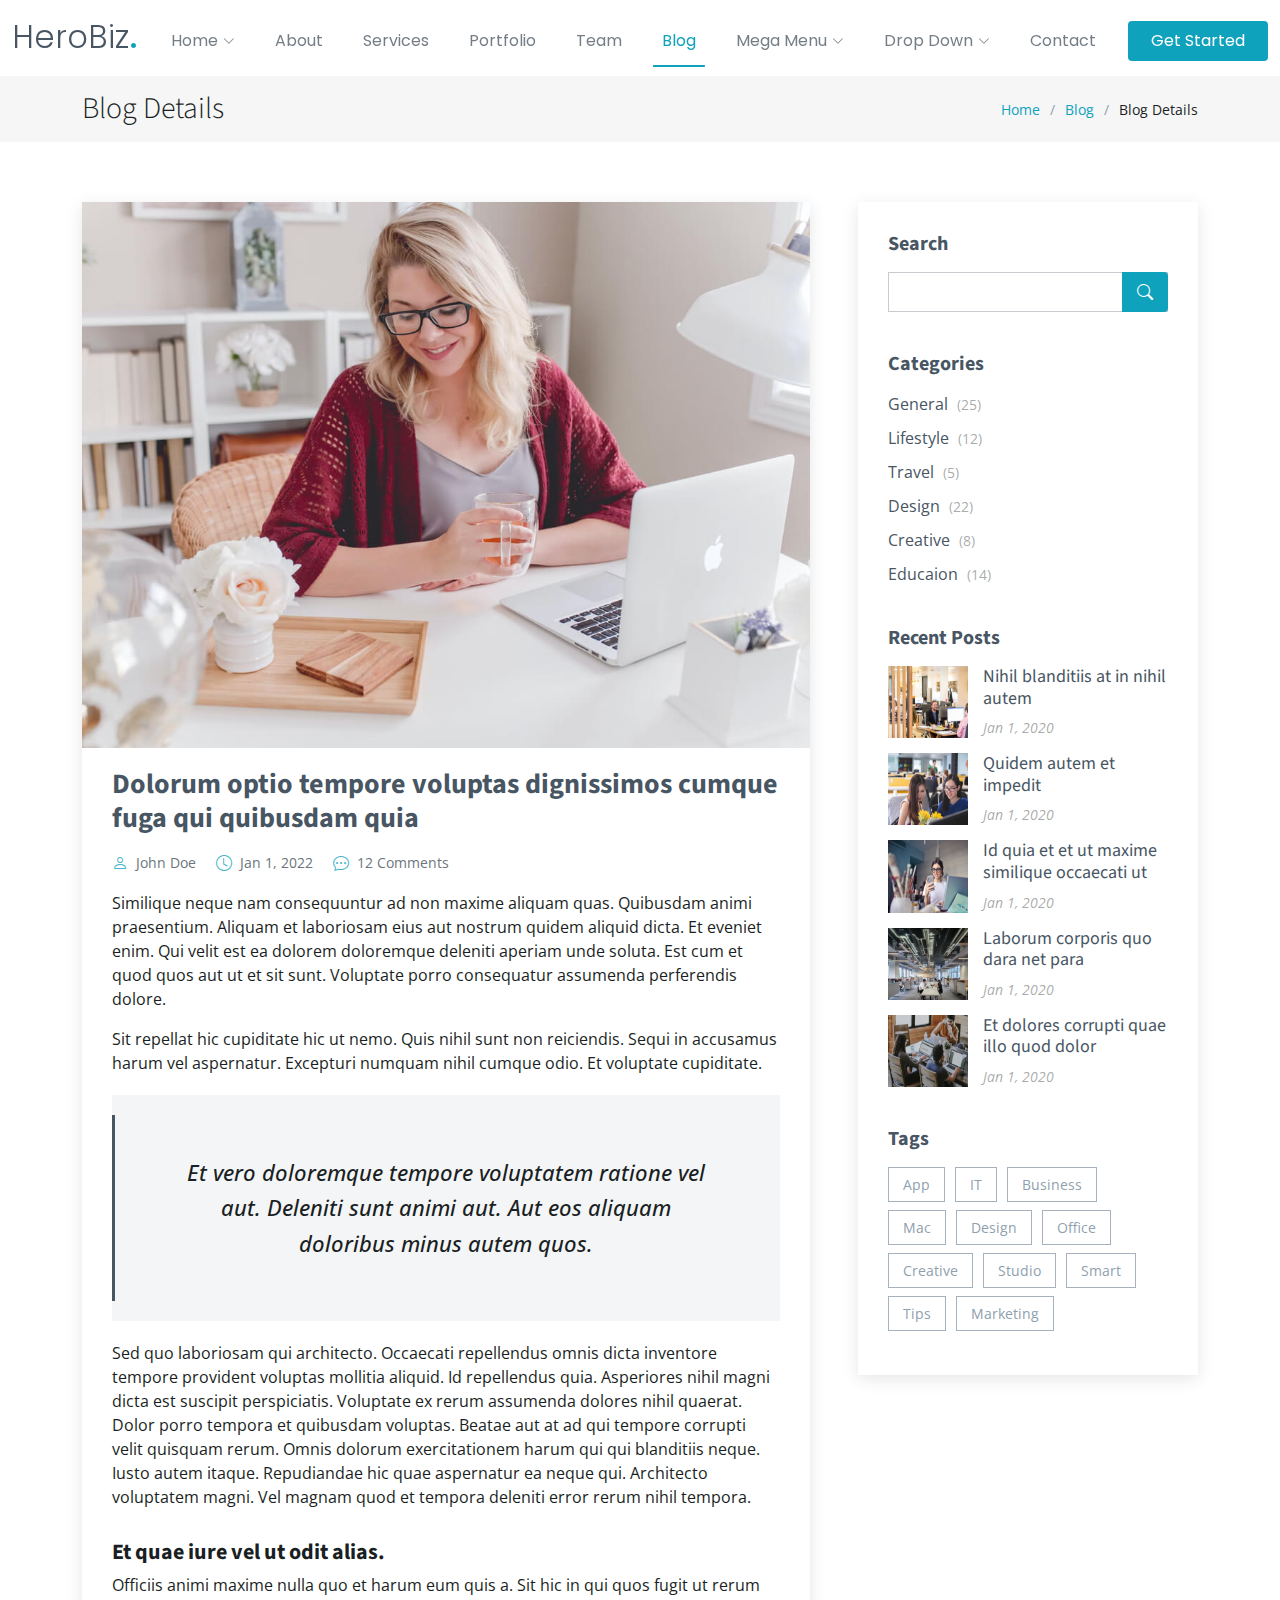
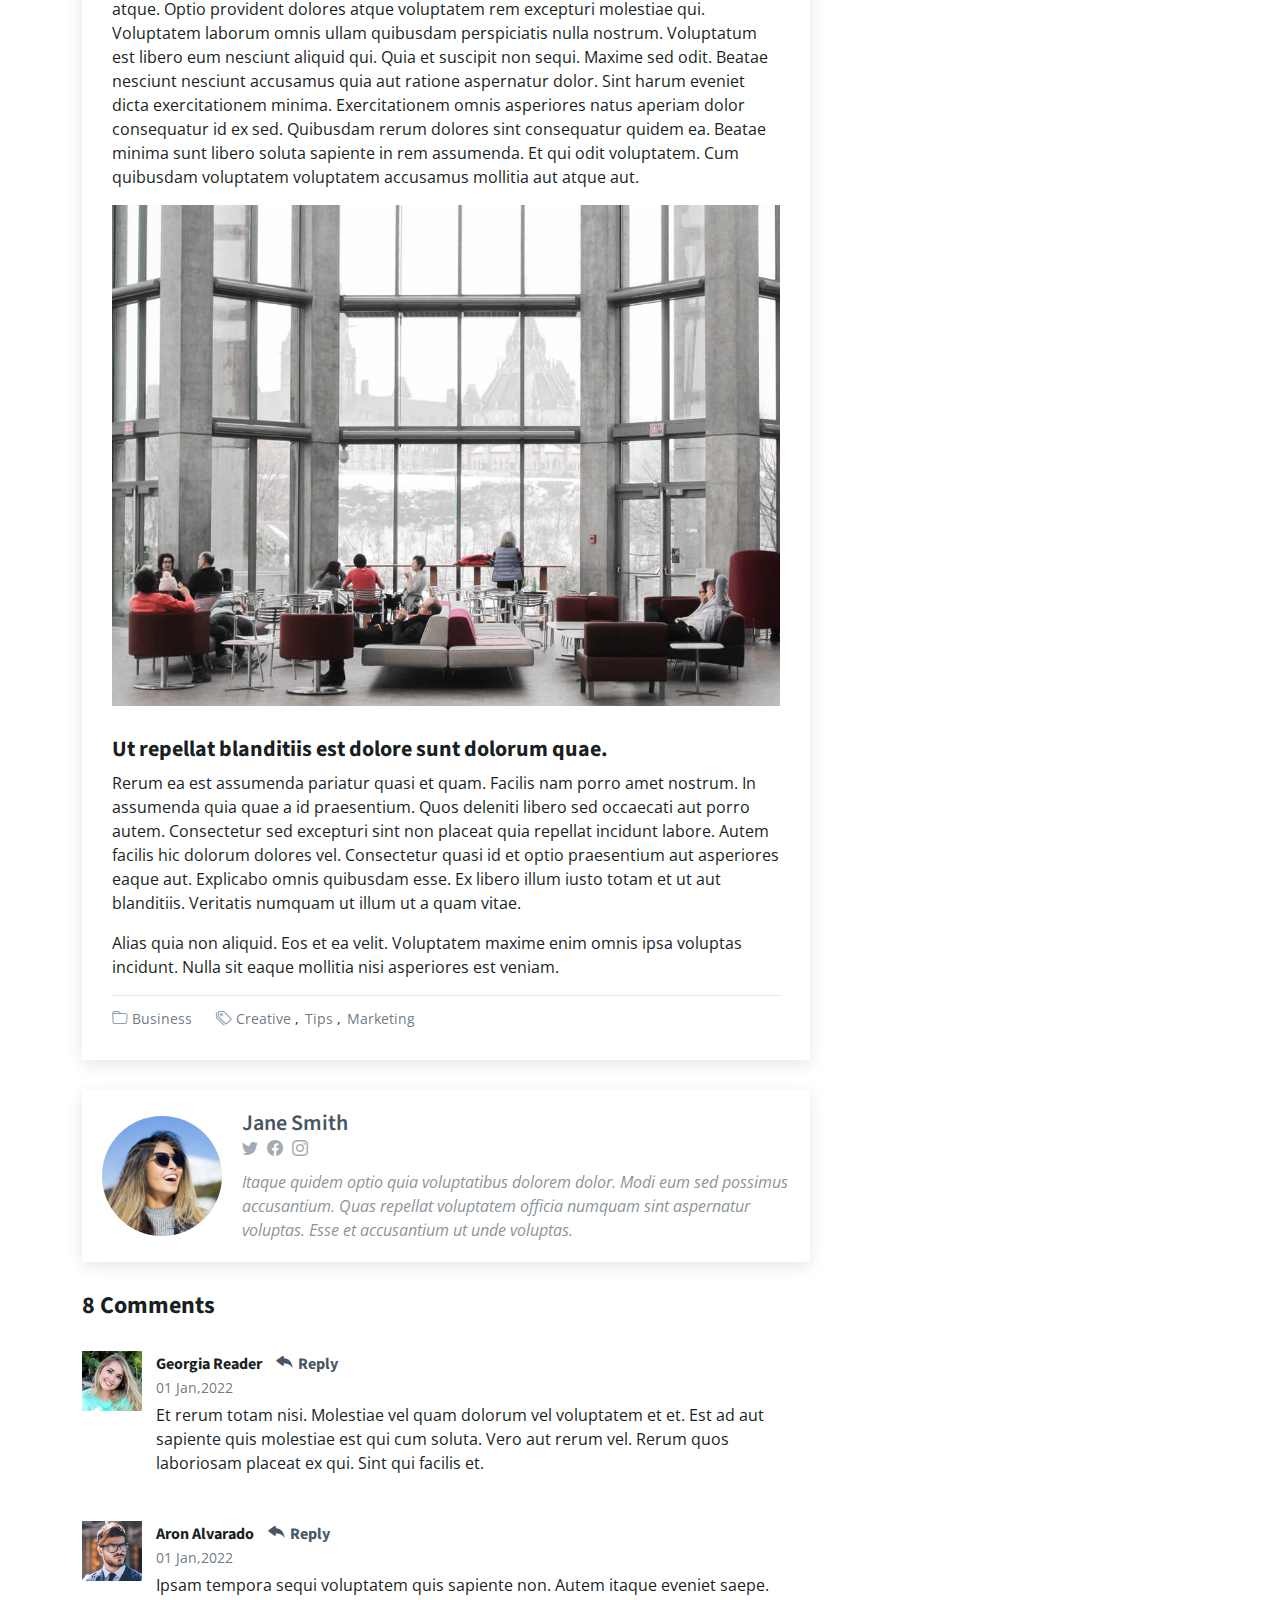
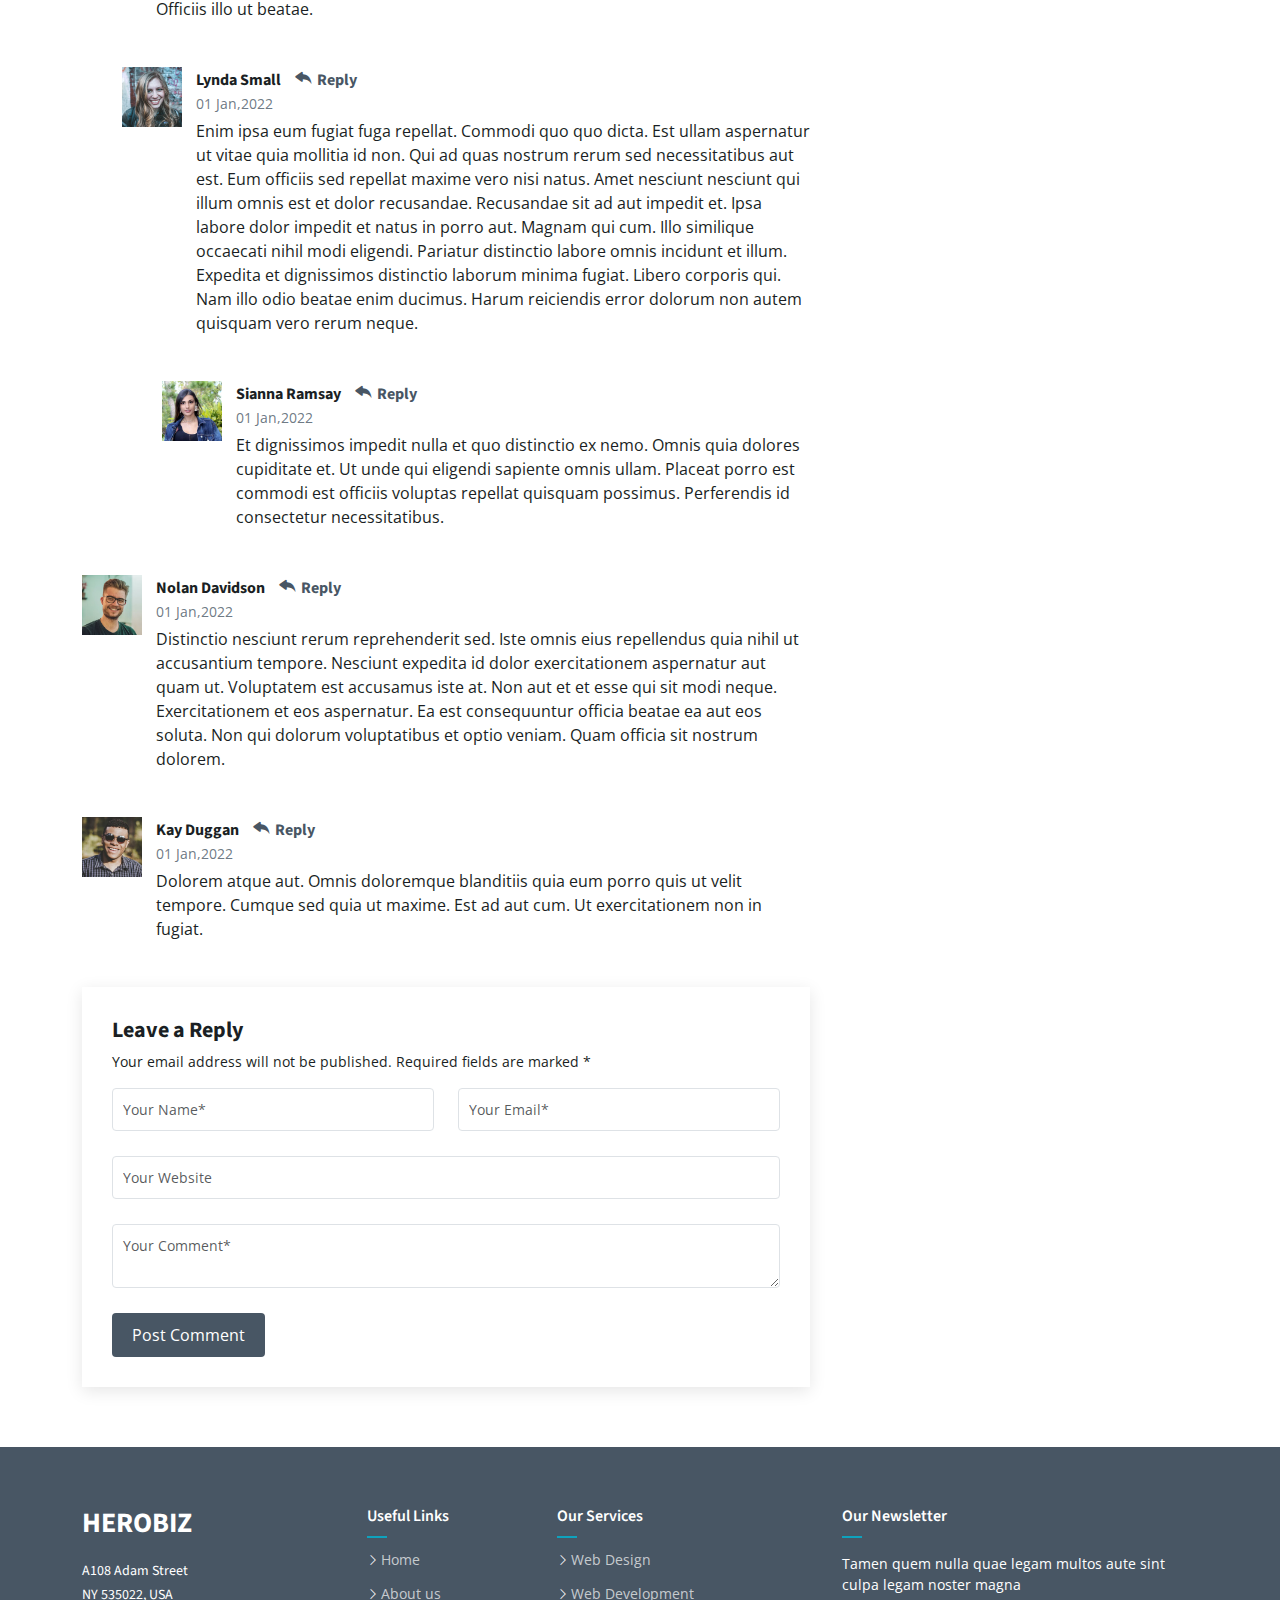
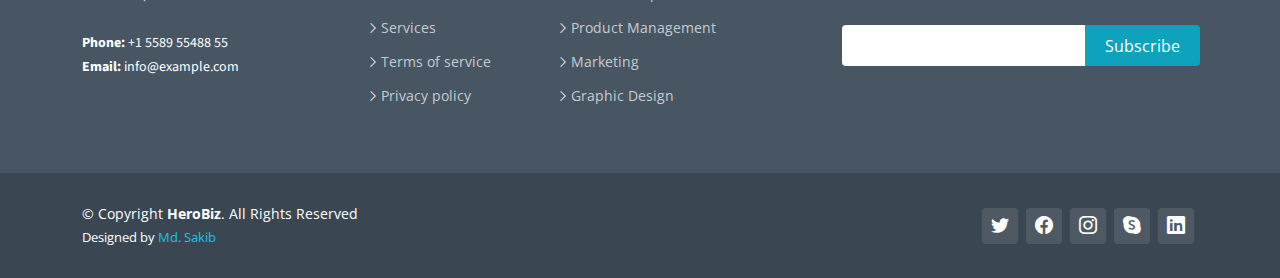
<file: blog-details.html>
<!DOCTYPE html>
<html lang="en">

<head>
  <meta charset="utf-8">
  <meta content="width=device-width, initial-scale=1.0" name="viewport">

  <title>Blog Details - HeroBiz </title>
  <meta content="" name="description">
  <meta content="" name="keywords">

  <!-- Favicons -->
  <link href="assets/img/favicon.png" rel="icon">
  <link href="assets/img/apple-touch-icon.png" rel="apple-touch-icon">

  <!-- Google Fonts -->
  <link rel="preconnect" href="https://fonts.googleapis.com">
  <link rel="preconnect" href="https://fonts.gstatic.com" crossorigin>
  <link href="https://fonts.googleapis.com/css2?family=Open+Sans:ital,wght@0,300;0,400;0,500;0,600;0,700;1,300;1,400;1,500;1,600;1,700&family=Poppins:ital,wght@0,300;0,400;0,500;0,600;0,700;1,300;1,400;1,500;1,600;1,700&family=Source+Sans+Pro:ital,wght@0,300;0,400;0,600;0,700;1,300;1,400;1,600;1,700&display=swap" rel="stylesheet">

  <!-- Vendor CSS Files -->
  <link href="assets/vendor/bootstrap/css/bootstrap.min.css" rel="stylesheet">
  <link href="assets/vendor/bootstrap-icons/bootstrap-icons.css" rel="stylesheet">
  <link href="assets/vendor/aos/aos.css" rel="stylesheet">
  <link href="assets/vendor/glightbox/css/glightbox.min.css" rel="stylesheet">
  <link href="assets/vendor/swiper/swiper-bundle.min.css" rel="stylesheet">

  <!-- Variables CSS Files. Uncomment your preferred color scheme -->
  <link href="assets/css/variables.css" rel="stylesheet">
  <!-- <link href="assets/css/variables-blue.css" rel="stylesheet"> -->
  <!-- <link href="assets/css/variables-green.css" rel="stylesheet"> -->
  <!-- <link href="assets/css/variables-orange.css" rel="stylesheet"> -->
  <!-- <link href="assets/css/variables-purple.css" rel="stylesheet"> -->
  <!-- <link href="assets/css/variables-red.css" rel="stylesheet"> -->
  <!-- <link href="assets/css/variables-pink.css" rel="stylesheet"> -->

  <!-- Template Main CSS File -->
  <link href="assets/css/main.css" rel="stylesheet">


</head>

<body>

  <!-- ======= Header ======= -->
  <header id="header" class="header fixed-top" data-scrollto-offset="0">
    <div class="container-fluid d-flex align-items-center justify-content-between">

      <a href="index.html" class="logo d-flex align-items-center scrollto me-auto me-lg-0">
        <!-- Uncomment the line below if you also wish to use an image logo -->
        <!-- <img src="assets/img/logo.png" alt=""> -->
        <h1>HeroBiz<span>.</span></h1>
      </a>

      <nav id="navbar" class="navbar">
        <ul>

          <li class="dropdown"><a href="#"><span>Home</span> <i class="bi bi-chevron-down dropdown-indicator"></i></a>
            <ul>
              <li><a href="index.html">Home 1 - index.html</a></li>
              <li><a href="index-2.html">Home 2 - index-2.html</a></li>
              <li><a href="index-3.html">Home 3 - index-3.html</a></li>
              <li><a href="index-4.html">Home 4 - index-4.html</a></li>
            </ul>
          </li>

          <li><a class="nav-link scrollto" href="index.html#about">About</a></li>
          <li><a class="nav-link scrollto" href="index.html#services">Services</a></li>
          <li><a class="nav-link scrollto" href="index.html#portfolio">Portfolio</a></li>
          <li><a class="nav-link scrollto" href="index.html#team">Team</a></li>
          <li><a href="blog.html" class="active">Blog</a></li>
          <li class="dropdown megamenu"><a href="#"><span>Mega Menu</span> <i class="bi bi-chevron-down dropdown-indicator"></i></a>
            <ul>
              <li>
                <a href="#">Column 1 link 1</a>
                <a href="#">Column 1 link 2</a>
                <a href="#">Column 1 link 3</a>
              </li>
              <li>
                <a href="#">Column 2 link 1</a>
                <a href="#">Column 2 link 2</a>
                <a href="#">Column 3 link 3</a>
              </li>
              <li>
                <a href="#">Column 3 link 1</a>
                <a href="#">Column 3 link 2</a>
                <a href="#">Column 3 link 3</a>
              </li>
              <li>
                <a href="#">Column 4 link 1</a>
                <a href="#">Column 4 link 2</a>
                <a href="#">Column 4 link 3</a>
              </li>
            </ul>
          </li>
          <li class="dropdown"><a href="#"><span>Drop Down</span> <i class="bi bi-chevron-down dropdown-indicator"></i></a>
            <ul>
              <li><a href="#">Drop Down 1</a></li>
              <li class="dropdown"><a href="#"><span>Deep Drop Down</span> <i class="bi bi-chevron-down dropdown-indicator"></i></a>
                <ul>
                  <li><a href="#">Deep Drop Down 1</a></li>
                  <li><a href="#">Deep Drop Down 2</a></li>
                  <li><a href="#">Deep Drop Down 3</a></li>
                  <li><a href="#">Deep Drop Down 4</a></li>
                  <li><a href="#">Deep Drop Down 5</a></li>
                </ul>
              </li>
              <li><a href="#">Drop Down 2</a></li>
              <li><a href="#">Drop Down 3</a></li>
              <li><a href="#">Drop Down 4</a></li>
            </ul>
          </li>
          <li><a class="nav-link scrollto" href="index.html#contact">Contact</a></li>
        </ul>
        <i class="bi bi-list mobile-nav-toggle d-none"></i>
      </nav><!-- .navbar -->

      <a class="btn-getstarted scrollto" href="index.html#about">Get Started</a>

    </div>
  </header><!-- End Header -->

  <main id="main">

    <!-- ======= Breadcrumbs ======= -->
    <div class="breadcrumbs">
      <div class="container">

        <div class="d-flex justify-content-between align-items-center">
          <h2>Blog Details</h2>
          <ol>
            <li><a href="index.html">Home</a></li>
            <li><a href="blog.html">Blog</a></li>
            <li>Blog Details</li>
          </ol>
        </div>

      </div>
    </div><!-- End Breadcrumbs -->

    <!-- ======= Blog Details Section ======= -->
    <section id="blog" class="blog">
      <div class="container" data-aos="fade-up">

        <div class="row g-5">

          <div class="col-lg-8">

            <article class="blog-details">

              <div class="post-img">
                <img src="assets/img/blog/blog-1.jpg" alt="" class="img-fluid">
              </div>

              <h2 class="title">Dolorum optio tempore voluptas dignissimos cumque fuga qui quibusdam quia</h2>

              <div class="meta-top">
                <ul>
                  <li class="d-flex align-items-center"><i class="bi bi-person"></i> <a href="blog-details.html">John Doe</a></li>
                  <li class="d-flex align-items-center"><i class="bi bi-clock"></i> <a href="blog-details.html"><time datetime="2020-01-01">Jan 1, 2022</time></a></li>
                  <li class="d-flex align-items-center"><i class="bi bi-chat-dots"></i> <a href="blog-details.html">12 Comments</a></li>
                </ul>
              </div><!-- End meta top -->

              <div class="content">
                <p>
                  Similique neque nam consequuntur ad non maxime aliquam quas. Quibusdam animi praesentium. Aliquam et laboriosam eius aut nostrum quidem aliquid dicta.
                  Et eveniet enim. Qui velit est ea dolorem doloremque deleniti aperiam unde soluta. Est cum et quod quos aut ut et sit sunt. Voluptate porro consequatur assumenda perferendis dolore.
                </p>

                <p>
                  Sit repellat hic cupiditate hic ut nemo. Quis nihil sunt non reiciendis. Sequi in accusamus harum vel aspernatur. Excepturi numquam nihil cumque odio. Et voluptate cupiditate.
                </p>

                <blockquote>
                  <p>
                    Et vero doloremque tempore voluptatem ratione vel aut. Deleniti sunt animi aut. Aut eos aliquam doloribus minus autem quos.
                  </p>
                </blockquote>

                <p>
                  Sed quo laboriosam qui architecto. Occaecati repellendus omnis dicta inventore tempore provident voluptas mollitia aliquid. Id repellendus quia. Asperiores nihil magni dicta est suscipit perspiciatis. Voluptate ex rerum assumenda dolores nihil quaerat.
                  Dolor porro tempora et quibusdam voluptas. Beatae aut at ad qui tempore corrupti velit quisquam rerum. Omnis dolorum exercitationem harum qui qui blanditiis neque.
                  Iusto autem itaque. Repudiandae hic quae aspernatur ea neque qui. Architecto voluptatem magni. Vel magnam quod et tempora deleniti error rerum nihil tempora.
                </p>

                <h3>Et quae iure vel ut odit alias.</h3>
                <p>
                  Officiis animi maxime nulla quo et harum eum quis a. Sit hic in qui quos fugit ut rerum atque. Optio provident dolores atque voluptatem rem excepturi molestiae qui. Voluptatem laborum omnis ullam quibusdam perspiciatis nulla nostrum. Voluptatum est libero eum nesciunt aliquid qui.
                  Quia et suscipit non sequi. Maxime sed odit. Beatae nesciunt nesciunt accusamus quia aut ratione aspernatur dolor. Sint harum eveniet dicta exercitationem minima. Exercitationem omnis asperiores natus aperiam dolor consequatur id ex sed. Quibusdam rerum dolores sint consequatur quidem ea.
                  Beatae minima sunt libero soluta sapiente in rem assumenda. Et qui odit voluptatem. Cum quibusdam voluptatem voluptatem accusamus mollitia aut atque aut.
                </p>
                <img src="assets/img/blog/blog-inside-post.jpg" class="img-fluid" alt="">

                <h3>Ut repellat blanditiis est dolore sunt dolorum quae.</h3>
                <p>
                  Rerum ea est assumenda pariatur quasi et quam. Facilis nam porro amet nostrum. In assumenda quia quae a id praesentium. Quos deleniti libero sed occaecati aut porro autem. Consectetur sed excepturi sint non placeat quia repellat incidunt labore. Autem facilis hic dolorum dolores vel.
                  Consectetur quasi id et optio praesentium aut asperiores eaque aut. Explicabo omnis quibusdam esse. Ex libero illum iusto totam et ut aut blanditiis. Veritatis numquam ut illum ut a quam vitae.
                </p>
                <p>
                  Alias quia non aliquid. Eos et ea velit. Voluptatem maxime enim omnis ipsa voluptas incidunt. Nulla sit eaque mollitia nisi asperiores est veniam.
                </p>

              </div><!-- End post content -->

              <div class="meta-bottom">
                <i class="bi bi-folder"></i>
                <ul class="cats">
                  <li><a href="#">Business</a></li>
                </ul>

                <i class="bi bi-tags"></i>
                <ul class="tags">
                  <li><a href="#">Creative</a></li>
                  <li><a href="#">Tips</a></li>
                  <li><a href="#">Marketing</a></li>
                </ul>
              </div><!-- End meta bottom -->

            </article><!-- End blog post -->

            <div class="post-author d-flex align-items-center">
              <img src="assets/img/blog/blog-author.jpg" class="rounded-circle flex-shrink-0" alt="">
              <div>
                <h4>Jane Smith</h4>
                <div class="social-links">
                  <a href="https://twitters.com/#"><i class="bi bi-twitter"></i></a>
                  <a href="https://facebook.com/#"><i class="bi bi-facebook"></i></a>
                  <a href="https://instagram.com/#"><i class="biu bi-instagram"></i></a>
                </div>
                <p>
                  Itaque quidem optio quia voluptatibus dolorem dolor. Modi eum sed possimus accusantium. Quas repellat voluptatem officia numquam sint aspernatur voluptas. Esse et accusantium ut unde voluptas.
                </p>
              </div>
            </div><!-- End post author -->

            <div class="comments">

              <h4 class="comments-count">8 Comments</h4>

              <div id="comment-1" class="comment">
                <div class="d-flex">
                  <div class="comment-img"><img src="assets/img/blog/comments-1.jpg" alt=""></div>
                  <div>
                    <h5><a href="">Georgia Reader</a> <a href="#" class="reply"><i class="bi bi-reply-fill"></i> Reply</a></h5>
                    <time datetime="2020-01-01">01 Jan,2022</time>
                    <p>
                      Et rerum totam nisi. Molestiae vel quam dolorum vel voluptatem et et. Est ad aut sapiente quis molestiae est qui cum soluta.
                      Vero aut rerum vel. Rerum quos laboriosam placeat ex qui. Sint qui facilis et.
                    </p>
                  </div>
                </div>
              </div><!-- End comment #1 -->

              <div id="comment-2" class="comment">
                <div class="d-flex">
                  <div class="comment-img"><img src="assets/img/blog/comments-2.jpg" alt=""></div>
                  <div>
                    <h5><a href="">Aron Alvarado</a> <a href="#" class="reply"><i class="bi bi-reply-fill"></i> Reply</a></h5>
                    <time datetime="2020-01-01">01 Jan,2022</time>
                    <p>
                      Ipsam tempora sequi voluptatem quis sapiente non. Autem itaque eveniet saepe. Officiis illo ut beatae.
                    </p>
                  </div>
                </div>

                <div id="comment-reply-1" class="comment comment-reply">
                  <div class="d-flex">
                    <div class="comment-img"><img src="assets/img/blog/comments-3.jpg" alt=""></div>
                    <div>
                      <h5><a href="">Lynda Small</a> <a href="#" class="reply"><i class="bi bi-reply-fill"></i> Reply</a></h5>
                      <time datetime="2020-01-01">01 Jan,2022</time>
                      <p>
                        Enim ipsa eum fugiat fuga repellat. Commodi quo quo dicta. Est ullam aspernatur ut vitae quia mollitia id non. Qui ad quas nostrum rerum sed necessitatibus aut est. Eum officiis sed repellat maxime vero nisi natus. Amet nesciunt nesciunt qui illum omnis est et dolor recusandae.

                        Recusandae sit ad aut impedit et. Ipsa labore dolor impedit et natus in porro aut. Magnam qui cum. Illo similique occaecati nihil modi eligendi. Pariatur distinctio labore omnis incidunt et illum. Expedita et dignissimos distinctio laborum minima fugiat.

                        Libero corporis qui. Nam illo odio beatae enim ducimus. Harum reiciendis error dolorum non autem quisquam vero rerum neque.
                      </p>
                    </div>
                  </div>

                  <div id="comment-reply-2" class="comment comment-reply">
                    <div class="d-flex">
                      <div class="comment-img"><img src="assets/img/blog/comments-4.jpg" alt=""></div>
                      <div>
                        <h5><a href="">Sianna Ramsay</a> <a href="#" class="reply"><i class="bi bi-reply-fill"></i> Reply</a></h5>
                        <time datetime="2020-01-01">01 Jan,2022</time>
                        <p>
                          Et dignissimos impedit nulla et quo distinctio ex nemo. Omnis quia dolores cupiditate et. Ut unde qui eligendi sapiente omnis ullam. Placeat porro est commodi est officiis voluptas repellat quisquam possimus. Perferendis id consectetur necessitatibus.
                        </p>
                      </div>
                    </div>

                  </div><!-- End comment reply #2-->

                </div><!-- End comment reply #1-->

              </div><!-- End comment #2-->

              <div id="comment-3" class="comment">
                <div class="d-flex">
                  <div class="comment-img"><img src="assets/img/blog/comments-5.jpg" alt=""></div>
                  <div>
                    <h5><a href="">Nolan Davidson</a> <a href="#" class="reply"><i class="bi bi-reply-fill"></i> Reply</a></h5>
                    <time datetime="2020-01-01">01 Jan,2022</time>
                    <p>
                      Distinctio nesciunt rerum reprehenderit sed. Iste omnis eius repellendus quia nihil ut accusantium tempore. Nesciunt expedita id dolor exercitationem aspernatur aut quam ut. Voluptatem est accusamus iste at.
                      Non aut et et esse qui sit modi neque. Exercitationem et eos aspernatur. Ea est consequuntur officia beatae ea aut eos soluta. Non qui dolorum voluptatibus et optio veniam. Quam officia sit nostrum dolorem.
                    </p>
                  </div>
                </div>

              </div><!-- End comment #3 -->

              <div id="comment-4" class="comment">
                <div class="d-flex">
                  <div class="comment-img"><img src="assets/img/blog/comments-6.jpg" alt=""></div>
                  <div>
                    <h5><a href="">Kay Duggan</a> <a href="#" class="reply"><i class="bi bi-reply-fill"></i> Reply</a></h5>
                    <time datetime="2020-01-01">01 Jan,2022</time>
                    <p>
                      Dolorem atque aut. Omnis doloremque blanditiis quia eum porro quis ut velit tempore. Cumque sed quia ut maxime. Est ad aut cum. Ut exercitationem non in fugiat.
                    </p>
                  </div>
                </div>

              </div><!-- End comment #4 -->

              <div class="reply-form">

                <h4>Leave a Reply</h4>
                <p>Your email address will not be published. Required fields are marked * </p>
                <form action="">
                  <div class="row">
                    <div class="col-md-6 form-group">
                      <input name="name" type="text" class="form-control" placeholder="Your Name*">
                    </div>
                    <div class="col-md-6 form-group">
                      <input name="email" type="text" class="form-control" placeholder="Your Email*">
                    </div>
                  </div>
                  <div class="row">
                    <div class="col form-group">
                      <input name="website" type="text" class="form-control" placeholder="Your Website">
                    </div>
                  </div>
                  <div class="row">
                    <div class="col form-group">
                      <textarea name="comment" class="form-control" placeholder="Your Comment*"></textarea>
                    </div>
                  </div>
                  <button type="submit" class="btn btn-primary">Post Comment</button>

                </form>

              </div>

            </div><!-- End blog comments -->

          </div>

          <div class="col-lg-4">

            <div class="sidebar">

              <div class="sidebar-item search-form">
                <h3 class="sidebar-title">Search</h3>
                <form action="" class="mt-3">
                  <input type="text">
                  <button type="submit"><i class="bi bi-search"></i></button>
                </form>
              </div><!-- End sidebar search formn-->

              <div class="sidebar-item categories">
                <h3 class="sidebar-title">Categories</h3>
                <ul class="mt-3">
                  <li><a href="#">General <span>(25)</span></a></li>
                  <li><a href="#">Lifestyle <span>(12)</span></a></li>
                  <li><a href="#">Travel <span>(5)</span></a></li>
                  <li><a href="#">Design <span>(22)</span></a></li>
                  <li><a href="#">Creative <span>(8)</span></a></li>
                  <li><a href="#">Educaion <span>(14)</span></a></li>
                </ul>
              </div><!-- End sidebar categories-->

              <div class="sidebar-item recent-posts">
                <h3 class="sidebar-title">Recent Posts</h3>

                <div class="mt-3">

                  <div class="post-item mt-3">
                    <img src="assets/img/blog/blog-recent-1.jpg" alt="" class="flex-shrink-0">
                    <div>
                      <h4><a href="blog-post.html">Nihil blanditiis at in nihil autem</a></h4>
                      <time datetime="2020-01-01">Jan 1, 2020</time>
                    </div>
                  </div><!-- End recent post item-->

                  <div class="post-item">
                    <img src="assets/img/blog/blog-recent-2.jpg" alt="" class="flex-shrink-0">
                    <div>
                      <h4><a href="blog-post.html">Quidem autem et impedit</a></h4>
                      <time datetime="2020-01-01">Jan 1, 2020</time>
                    </div>
                  </div><!-- End recent post item-->

                  <div class="post-item">
                    <img src="assets/img/blog/blog-recent-3.jpg" alt="" class="flex-shrink-0">
                    <div>
                      <h4><a href="blog-post.html">Id quia et et ut maxime similique occaecati ut</a></h4>
                      <time datetime="2020-01-01">Jan 1, 2020</time>
                    </div>
                  </div><!-- End recent post item-->

                  <div class="post-item">
                    <img src="assets/img/blog/blog-recent-4.jpg" alt="" class="flex-shrink-0">
                    <div>
                      <h4><a href="blog-post.html">Laborum corporis quo dara net para</a></h4>
                      <time datetime="2020-01-01">Jan 1, 2020</time>
                    </div>
                  </div><!-- End recent post item-->

                  <div class="post-item">
                    <img src="assets/img/blog/blog-recent-5.jpg" alt="" class="flex-shrink-0">
                    <div>
                      <h4><a href="blog-post.html">Et dolores corrupti quae illo quod dolor</a></h4>
                      <time datetime="2020-01-01">Jan 1, 2020</time>
                    </div>
                  </div><!-- End recent post item-->

                </div>

              </div><!-- End sidebar recent posts-->

              <div class="sidebar-item tags">
                <h3 class="sidebar-title">Tags</h3>
                <ul class="mt-3">
                  <li><a href="#">App</a></li>
                  <li><a href="#">IT</a></li>
                  <li><a href="#">Business</a></li>
                  <li><a href="#">Mac</a></li>
                  <li><a href="#">Design</a></li>
                  <li><a href="#">Office</a></li>
                  <li><a href="#">Creative</a></li>
                  <li><a href="#">Studio</a></li>
                  <li><a href="#">Smart</a></li>
                  <li><a href="#">Tips</a></li>
                  <li><a href="#">Marketing</a></li>
                </ul>
              </div><!-- End sidebar tags-->

            </div><!-- End Blog Sidebar -->

          </div>
        </div>

      </div>
    </section><!-- End Blog Details Section -->

  </main><!-- End #main -->

  <!-- ======= Footer ======= -->
  <footer id="footer" class="footer">

    <div class="footer-content">
      <div class="container">
        <div class="row">

          <div class="col-lg-3 col-md-6">
            <div class="footer-info">
              <h3>HeroBiz</h3>
              <p>
                A108 Adam Street <br>
                NY 535022, USA<br><br>
                <strong>Phone:</strong> +1 5589 55488 55<br>
                <strong>Email:</strong> info@example.com<br>
              </p>
            </div>
          </div>

          <div class="col-lg-2 col-md-6 footer-links">
            <h4>Useful Links</h4>
            <ul>
              <li><i class="bi bi-chevron-right"></i> <a href="#">Home</a></li>
              <li><i class="bi bi-chevron-right"></i> <a href="#">About us</a></li>
              <li><i class="bi bi-chevron-right"></i> <a href="#">Services</a></li>
              <li><i class="bi bi-chevron-right"></i> <a href="#">Terms of service</a></li>
              <li><i class="bi bi-chevron-right"></i> <a href="#">Privacy policy</a></li>
            </ul>
          </div>

          <div class="col-lg-3 col-md-6 footer-links">
            <h4>Our Services</h4>
            <ul>
              <li><i class="bi bi-chevron-right"></i> <a href="#">Web Design</a></li>
              <li><i class="bi bi-chevron-right"></i> <a href="#">Web Development</a></li>
              <li><i class="bi bi-chevron-right"></i> <a href="#">Product Management</a></li>
              <li><i class="bi bi-chevron-right"></i> <a href="#">Marketing</a></li>
              <li><i class="bi bi-chevron-right"></i> <a href="#">Graphic Design</a></li>
            </ul>
          </div>

          <div class="col-lg-4 col-md-6 footer-newsletter">
            <h4>Our Newsletter</h4>
            <p>Tamen quem nulla quae legam multos aute sint culpa legam noster magna</p>
            <form action="" method="post">
              <input type="email" name="email"><input type="submit" value="Subscribe">
            </form>

          </div>

        </div>
      </div>
    </div>

    <div class="footer-legal text-center">
      <div class="container d-flex flex-column flex-lg-row justify-content-center justify-content-lg-between align-items-center">

        <div class="d-flex flex-column align-items-center align-items-lg-start">
          <div class="copyright">
            &copy; Copyright <strong><span>HeroBiz</span></strong>. All Rights Reserved
          </div>
          <div class="credits">
            Designed by <a href="https://sakibdeveloper.com/">Md. Sakib</a>
          </div>
        </div>

        <div class="social-links order-first order-lg-last mb-3 mb-lg-0">
          <a href="#" class="twitter"><i class="bi bi-twitter"></i></a>
          <a href="#" class="facebook"><i class="bi bi-facebook"></i></a>
          <a href="#" class="instagram"><i class="bi bi-instagram"></i></a>
          <a href="#" class="google-plus"><i class="bi bi-skype"></i></a>
          <a href="#" class="linkedin"><i class="bi bi-linkedin"></i></a>
        </div>

      </div>
    </div>

  </footer><!-- End Footer -->

  <a href="#" class="scroll-top d-flex align-items-center justify-content-center"><i class="bi bi-arrow-up-short"></i></a>

  <div id="preloader"></div>

  <!-- Vendor JS Files -->
  <script src="assets/vendor/bootstrap/js/bootstrap.bundle.min.js"></script>
  <script src="assets/vendor/aos/aos.js"></script>
  <script src="assets/vendor/glightbox/js/glightbox.min.js"></script>
  <script src="assets/vendor/isotope-layout/isotope.pkgd.min.js"></script>
  <script src="assets/vendor/swiper/swiper-bundle.min.js"></script>
  <script src="assets/vendor/php-email-form/validate.js"></script>

  <!-- Template Main JS File -->
  <script src="assets/js/main.js"></script>

</body>

</html>
</file>
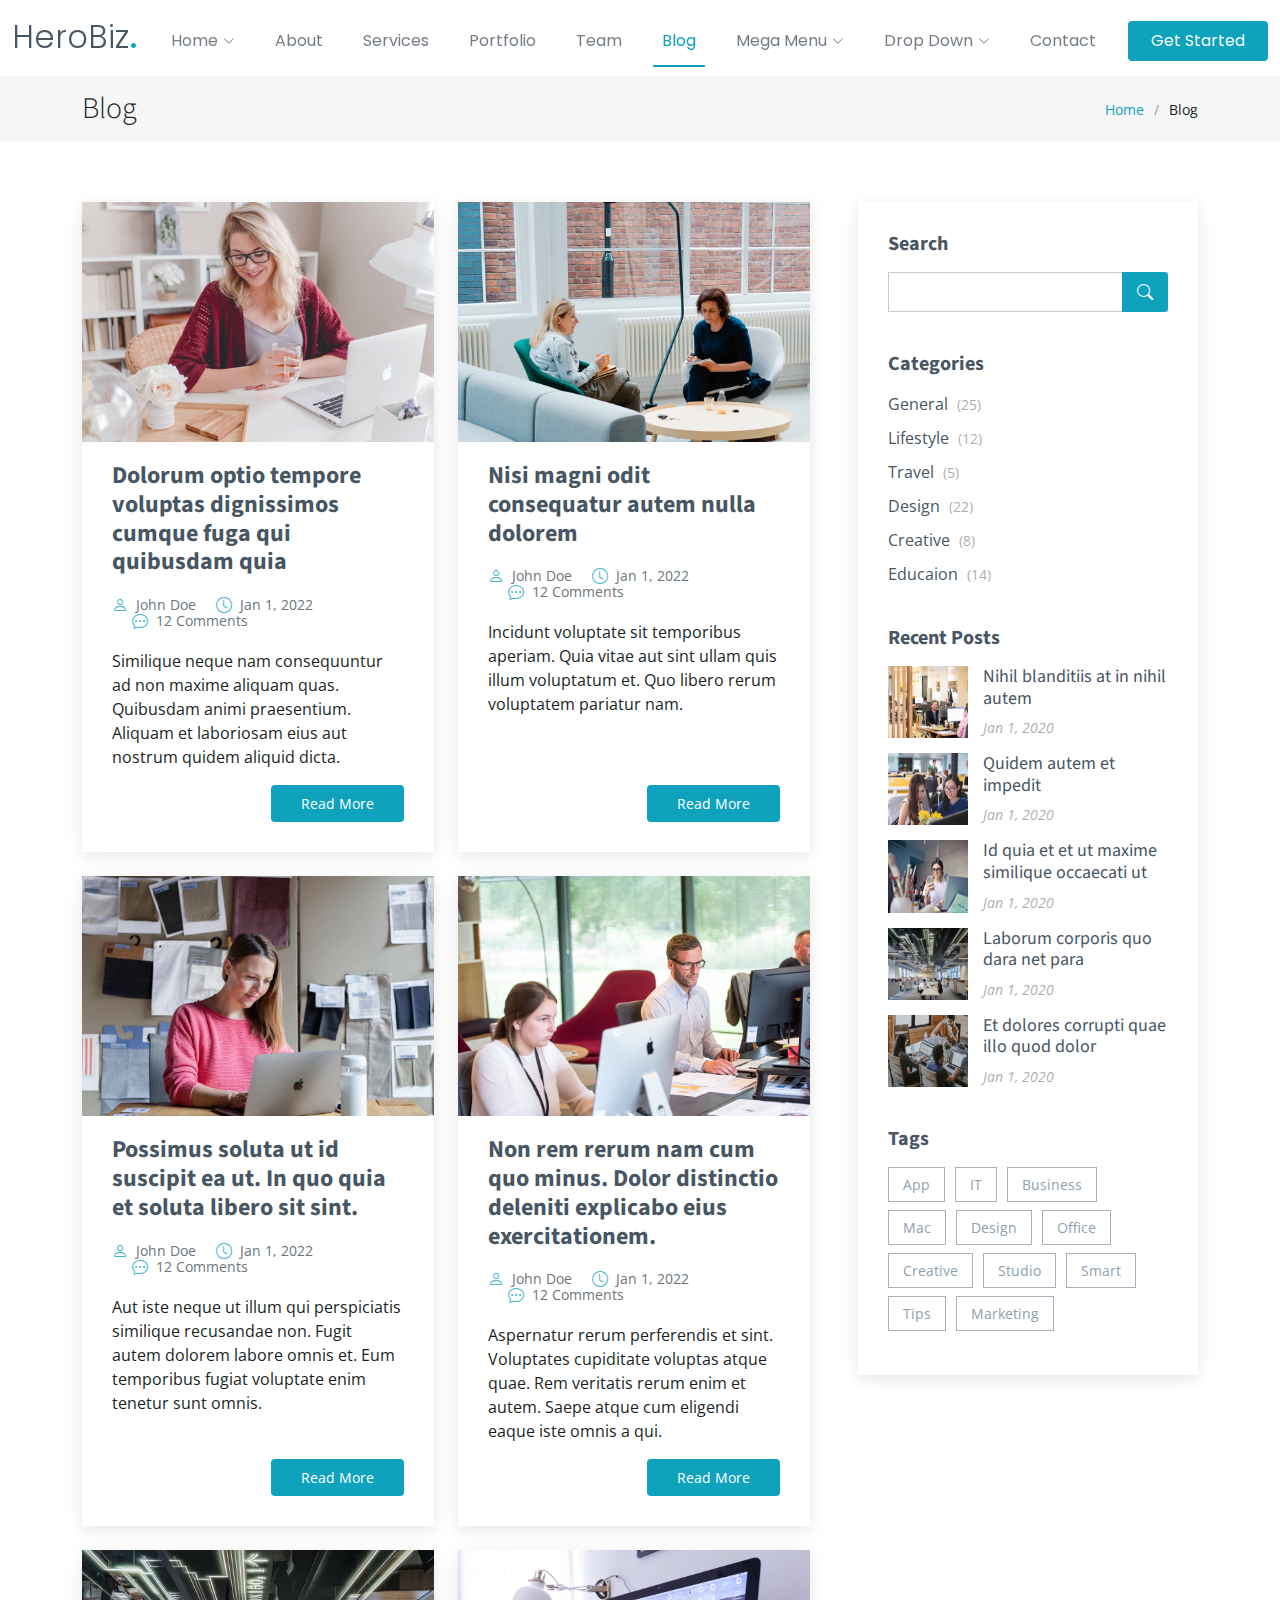
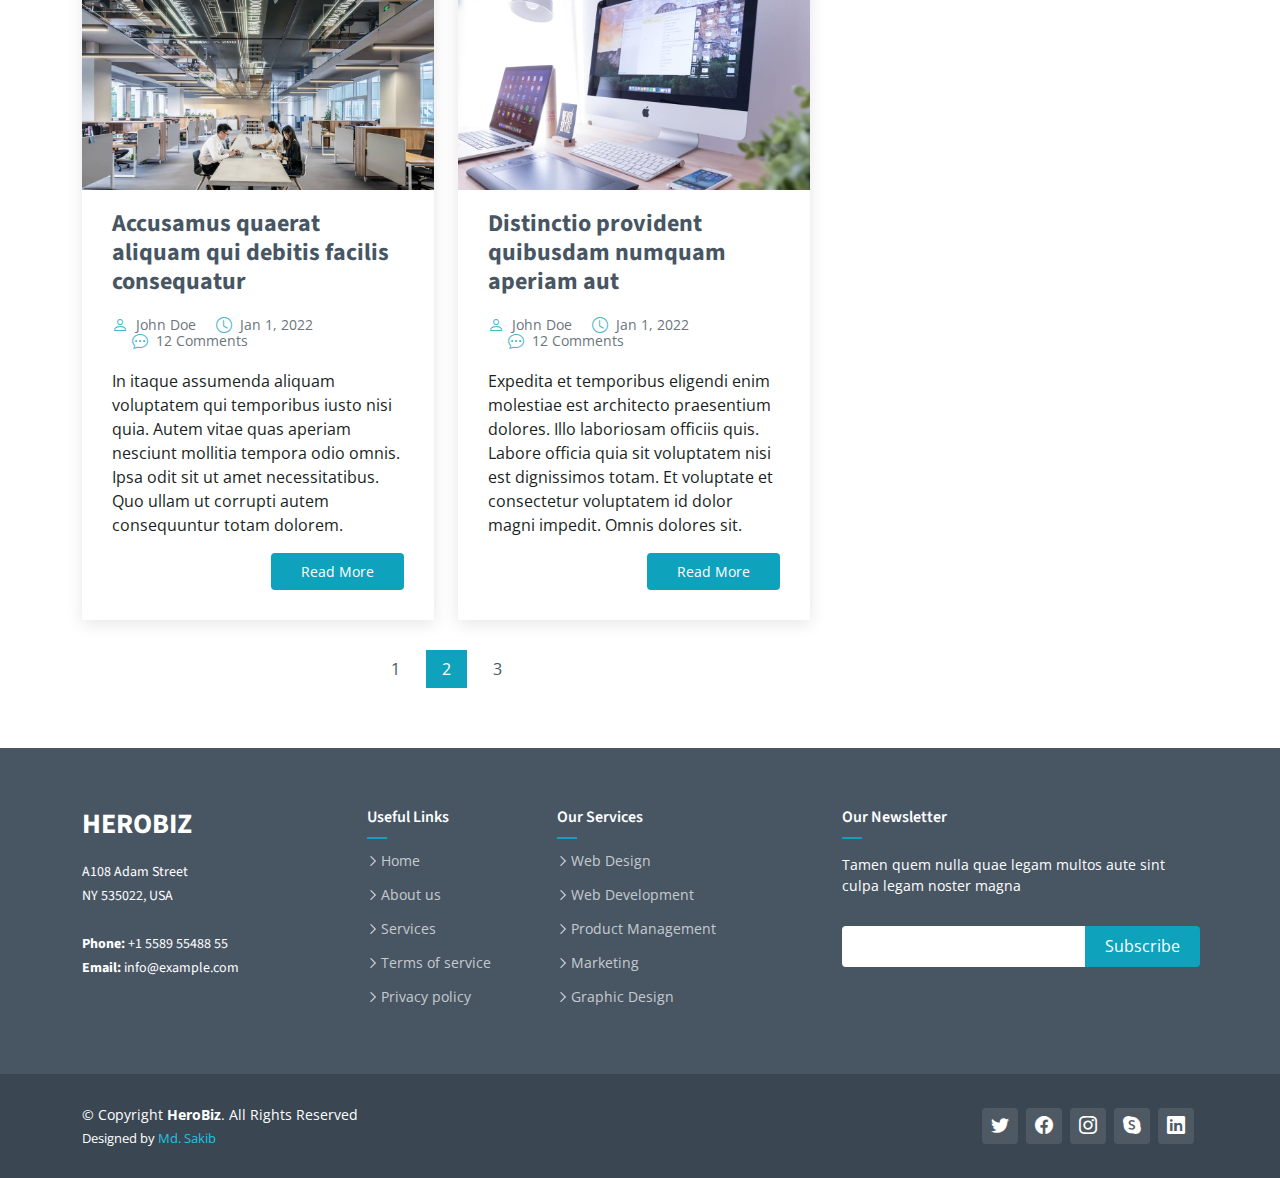
<file: blog.html>
<!DOCTYPE html>
<html lang="en">

<head>
  <meta charset="utf-8">
  <meta content="width=device-width, initial-scale=1.0" name="viewport">

  <title>Blog - HeroBiz </title>
  <meta content="" name="description">
  <meta content="" name="keywords">

  <!-- Favicons -->
  <link href="assets/img/favicon.png" rel="icon">
  <link href="assets/img/apple-touch-icon.png" rel="apple-touch-icon">

  <!-- Google Fonts -->
  <link rel="preconnect" href="https://fonts.googleapis.com">
  <link rel="preconnect" href="https://fonts.gstatic.com" crossorigin>
  <link href="https://fonts.googleapis.com/css2?family=Open+Sans:ital,wght@0,300;0,400;0,500;0,600;0,700;1,300;1,400;1,500;1,600;1,700&family=Poppins:ital,wght@0,300;0,400;0,500;0,600;0,700;1,300;1,400;1,500;1,600;1,700&family=Source+Sans+Pro:ital,wght@0,300;0,400;0,600;0,700;1,300;1,400;1,600;1,700&display=swap" rel="stylesheet">

  <!-- Vendor CSS Files -->
  <link href="assets/vendor/bootstrap/css/bootstrap.min.css" rel="stylesheet">
  <link href="assets/vendor/bootstrap-icons/bootstrap-icons.css" rel="stylesheet">
  <link href="assets/vendor/aos/aos.css" rel="stylesheet">
  <link href="assets/vendor/glightbox/css/glightbox.min.css" rel="stylesheet">
  <link href="assets/vendor/swiper/swiper-bundle.min.css" rel="stylesheet">

  <!-- Variables CSS Files. Uncomment your preferred color scheme -->
  <link href="assets/css/variables.css" rel="stylesheet">
  <!-- <link href="assets/css/variables-blue.css" rel="stylesheet"> -->
  <!-- <link href="assets/css/variables-green.css" rel="stylesheet"> -->
  <!-- <link href="assets/css/variables-orange.css" rel="stylesheet"> -->
  <!-- <link href="assets/css/variables-purple.css" rel="stylesheet"> -->
  <!-- <link href="assets/css/variables-red.css" rel="stylesheet"> -->
  <!-- <link href="assets/css/variables-pink.css" rel="stylesheet"> -->

  <!-- Template Main CSS File -->
  <link href="assets/css/main.css" rel="stylesheet">

</head>

<body>

  <!-- ======= Header ======= -->
  <header id="header" class="header fixed-top" data-scrollto-offset="0">
    <div class="container-fluid d-flex align-items-center justify-content-between">

      <a href="index.html" class="logo d-flex align-items-center scrollto me-auto me-lg-0">
        <!-- Uncomment the line below if you also wish to use an image logo -->
        <!-- <img src="assets/img/logo.png" alt=""> -->
        <h1>HeroBiz<span>.</span></h1>
      </a>

      <nav id="navbar" class="navbar">
        <ul>

          <li class="dropdown"><a href="#"><span>Home</span> <i class="bi bi-chevron-down dropdown-indicator"></i></a>
            <ul>
              <li><a href="index.html">Home 1 - index.html</a></li>
              <li><a href="index-2.html">Home 2 - index-2.html</a></li>
              <li><a href="index-3.html">Home 3 - index-3.html</a></li>
              <li><a href="index-4.html">Home 4 - index-4.html</a></li>
            </ul>
          </li>

          <li><a class="nav-link scrollto" href="index.html#about">About</a></li>
          <li><a class="nav-link scrollto" href="index.html#services">Services</a></li>
          <li><a class="nav-link scrollto" href="index.html#portfolio">Portfolio</a></li>
          <li><a class="nav-link scrollto" href="index.html#team">Team</a></li>
          <li><a href="blog.html" class="active">Blog</a></li>
          <li class="dropdown megamenu"><a href="#"><span>Mega Menu</span> <i class="bi bi-chevron-down dropdown-indicator"></i></a>
            <ul>
              <li>
                <a href="#">Column 1 link 1</a>
                <a href="#">Column 1 link 2</a>
                <a href="#">Column 1 link 3</a>
              </li>
              <li>
                <a href="#">Column 2 link 1</a>
                <a href="#">Column 2 link 2</a>
                <a href="#">Column 3 link 3</a>
              </li>
              <li>
                <a href="#">Column 3 link 1</a>
                <a href="#">Column 3 link 2</a>
                <a href="#">Column 3 link 3</a>
              </li>
              <li>
                <a href="#">Column 4 link 1</a>
                <a href="#">Column 4 link 2</a>
                <a href="#">Column 4 link 3</a>
              </li>
            </ul>
          </li>
          <li class="dropdown"><a href="#"><span>Drop Down</span> <i class="bi bi-chevron-down dropdown-indicator"></i></a>
            <ul>
              <li><a href="#">Drop Down 1</a></li>
              <li class="dropdown"><a href="#"><span>Deep Drop Down</span> <i class="bi bi-chevron-down dropdown-indicator"></i></a>
                <ul>
                  <li><a href="#">Deep Drop Down 1</a></li>
                  <li><a href="#">Deep Drop Down 2</a></li>
                  <li><a href="#">Deep Drop Down 3</a></li>
                  <li><a href="#">Deep Drop Down 4</a></li>
                  <li><a href="#">Deep Drop Down 5</a></li>
                </ul>
              </li>
              <li><a href="#">Drop Down 2</a></li>
              <li><a href="#">Drop Down 3</a></li>
              <li><a href="#">Drop Down 4</a></li>
            </ul>
          </li>
          <li><a class="nav-link scrollto" href="index.html#contact">Contact</a></li>
        </ul>
        <i class="bi bi-list mobile-nav-toggle d-none"></i>
      </nav><!-- .navbar -->

      <a class="btn-getstarted scrollto" href="index.html#about">Get Started</a>

    </div>
  </header><!-- End Header -->

  <main id="main">

    <!-- ======= Breadcrumbs ======= -->
    <div class="breadcrumbs">
      <div class="container">

        <div class="d-flex justify-content-between align-items-center">
          <h2>Blog</h2>
          <ol>
            <li><a href="index.html">Home</a></li>
            <li>Blog</li>
          </ol>
        </div>

      </div>
    </div><!-- End Breadcrumbs -->

    <!-- ======= Blog Section ======= -->
    <section id="blog" class="blog">
      <div class="container" data-aos="fade-up">

        <div class="row g-5">

          <div class="col-lg-8">

            <div class="row gy-4 posts-list">

              <div class="col-lg-6">
                <article class="d-flex flex-column">

                  <div class="post-img">
                    <img src="assets/img/blog/blog-1.jpg" alt="" class="img-fluid">
                  </div>

                  <h2 class="title">
                    <a href="blog-details.html">Dolorum optio tempore voluptas dignissimos cumque fuga qui quibusdam quia</a>
                  </h2>

                  <div class="meta-top">
                    <ul>
                      <li class="d-flex align-items-center"><i class="bi bi-person"></i> <a href="blog-details.html">John Doe</a></li>
                      <li class="d-flex align-items-center"><i class="bi bi-clock"></i> <a href="blog-details.html"><time datetime="2022-01-01">Jan 1, 2022</time></a></li>
                      <li class="d-flex align-items-center"><i class="bi bi-chat-dots"></i> <a href="blog-details.html">12 Comments</a></li>
                    </ul>
                  </div>

                  <div class="content">
                    <p>
                      Similique neque nam consequuntur ad non maxime aliquam quas. Quibusdam animi praesentium. Aliquam et laboriosam eius aut nostrum quidem aliquid dicta.
                    </p>
                  </div>

                  <div class="read-more mt-auto align-self-end">
                    <a href="blog-details.html">Read More</a>
                  </div>

                </article>
              </div><!-- End post list item -->

              <div class="col-lg-6">
                <article class="d-flex flex-column">

                  <div class="post-img">
                    <img src="assets/img/blog/blog-2.jpg" alt="" class="img-fluid">
                  </div>

                  <h2 class="title">
                    <a href="blog-details.html">Nisi magni odit consequatur autem nulla dolorem</a>
                  </h2>

                  <div class="meta-top">
                    <ul>
                      <li class="d-flex align-items-center"><i class="bi bi-person"></i> <a href="blog-details.html">John Doe</a></li>
                      <li class="d-flex align-items-center"><i class="bi bi-clock"></i> <a href="blog-details.html"><time datetime="2022-01-01">Jan 1, 2022</time></a></li>
                      <li class="d-flex align-items-center"><i class="bi bi-chat-dots"></i> <a href="blog-details.html">12 Comments</a></li>
                    </ul>
                  </div>

                  <div class="content">
                    <p>
                      Incidunt voluptate sit temporibus aperiam. Quia vitae aut sint ullam quis illum voluptatum et. Quo libero rerum voluptatem pariatur nam.
                    </p>
                  </div>

                  <div class="read-more mt-auto align-self-end">
                    <a href="blog-details.html">Read More</a>
                  </div>

                </article>
              </div><!-- End post list item -->

              <div class="col-lg-6">
                <article class="d-flex flex-column">

                  <div class="post-img">
                    <img src="assets/img/blog/blog-3.jpg" alt="" class="img-fluid">
                  </div>

                  <h2 class="title">
                    <a href="blog-details.html">Possimus soluta ut id suscipit ea ut. In quo quia et soluta libero sit sint.</a>
                  </h2>

                  <div class="meta-top">
                    <ul>
                      <li class="d-flex align-items-center"><i class="bi bi-person"></i> <a href="blog-details.html">John Doe</a></li>
                      <li class="d-flex align-items-center"><i class="bi bi-clock"></i> <a href="blog-details.html"><time datetime="2022-01-01">Jan 1, 2022</time></a></li>
                      <li class="d-flex align-items-center"><i class="bi bi-chat-dots"></i> <a href="blog-details.html">12 Comments</a></li>
                    </ul>
                  </div>

                  <div class="content">
                    <p>
                      Aut iste neque ut illum qui perspiciatis similique recusandae non. Fugit autem dolorem labore omnis et. Eum temporibus fugiat voluptate enim tenetur sunt omnis.
                    </p>
                  </div>

                  <div class="read-more mt-auto align-self-end">
                    <a href="blog-details.html">Read More</a>
                  </div>

                </article>
              </div><!-- End post list item -->

              <div class="col-lg-6">
                <article class="d-flex flex-column">

                  <div class="post-img">
                    <img src="assets/img/blog/blog-4.jpg" alt="" class="img-fluid">
                  </div>

                  <h2 class="title">
                    <a href="blog-details.html">Non rem rerum nam cum quo minus. Dolor distinctio deleniti explicabo eius exercitationem.</a>
                  </h2>

                  <div class="meta-top">
                    <ul>
                      <li class="d-flex align-items-center"><i class="bi bi-person"></i> <a href="blog-details.html">John Doe</a></li>
                      <li class="d-flex align-items-center"><i class="bi bi-clock"></i> <a href="blog-details.html"><time datetime="2022-01-01">Jan 1, 2022</time></a></li>
                      <li class="d-flex align-items-center"><i class="bi bi-chat-dots"></i> <a href="blog-details.html">12 Comments</a></li>
                    </ul>
                  </div>

                  <div class="content">
                    <p>
                      Aspernatur rerum perferendis et sint. Voluptates cupiditate voluptas atque quae. Rem veritatis rerum enim et autem. Saepe atque cum eligendi eaque iste omnis a qui.
                    </p>
                  </div>

                  <div class="read-more mt-auto align-self-end">
                    <a href="blog-details.html">Read More</a>
                  </div>

                </article>
              </div><!-- End post list item -->

              <div class="col-lg-6">
                <article class="d-flex flex-column">

                  <div class="post-img">
                    <img src="assets/img/blog/blog-5.jpg" alt="" class="img-fluid">
                  </div>

                  <h2 class="title">
                    <a href="blog-details.html">Accusamus quaerat aliquam qui debitis facilis consequatur</a>
                  </h2>

                  <div class="meta-top">
                    <ul>
                      <li class="d-flex align-items-center"><i class="bi bi-person"></i> <a href="blog-details.html">John Doe</a></li>
                      <li class="d-flex align-items-center"><i class="bi bi-clock"></i> <a href="blog-details.html"><time datetime="2022-01-01">Jan 1, 2022</time></a></li>
                      <li class="d-flex align-items-center"><i class="bi bi-chat-dots"></i> <a href="blog-details.html">12 Comments</a></li>
                    </ul>
                  </div>

                  <div class="content">
                    <p>
                      In itaque assumenda aliquam voluptatem qui temporibus iusto nisi quia. Autem vitae quas aperiam nesciunt mollitia tempora odio omnis. Ipsa odit sit ut amet necessitatibus. Quo ullam ut corrupti autem consequuntur totam dolorem.
                    </p>
                  </div>

                  <div class="read-more mt-auto align-self-end">
                    <a href="blog-details.html">Read More</a>
                  </div>

                </article>
              </div><!-- End post list item -->

              <div class="col-lg-6">
                <article class="d-flex flex-column">

                  <div class="post-img">
                    <img src="assets/img/blog/blog-6.jpg" alt="" class="img-fluid">
                  </div>

                  <h2 class="title">
                    <a href="blog-details.html">Distinctio provident quibusdam numquam aperiam aut</a>
                  </h2>

                  <div class="meta-top">
                    <ul>
                      <li class="d-flex align-items-center"><i class="bi bi-person"></i> <a href="blog-details.html">John Doe</a></li>
                      <li class="d-flex align-items-center"><i class="bi bi-clock"></i> <a href="blog-details.html"><time datetime="2022-01-01">Jan 1, 2022</time></a></li>
                      <li class="d-flex align-items-center"><i class="bi bi-chat-dots"></i> <a href="blog-details.html">12 Comments</a></li>
                    </ul>
                  </div>

                  <div class="content">
                    <p>
                      Expedita et temporibus eligendi enim molestiae est architecto praesentium dolores. Illo laboriosam officiis quis. Labore officia quia sit voluptatem nisi est dignissimos totam. Et voluptate et consectetur voluptatem id dolor magni impedit. Omnis dolores sit.
                    </p>
                  </div>

                  <div class="read-more mt-auto align-self-end">
                    <a href="blog-details.html">Read More</a>
                  </div>

                </article>
              </div><!-- End post list item -->

            </div><!-- End blog posts list -->

            <div class="blog-pagination">
              <ul class="justify-content-center">
                <li><a href="#">1</a></li>
                <li class="active"><a href="#">2</a></li>
                <li><a href="#">3</a></li>
              </ul>
            </div><!-- End blog pagination -->

          </div>

          <div class="col-lg-4">

            <div class="sidebar">

              <div class="sidebar-item search-form">
                <h3 class="sidebar-title">Search</h3>
                <form action="" class="mt-3">
                  <input type="text">
                  <button type="submit"><i class="bi bi-search"></i></button>
                </form>
              </div><!-- End sidebar search formn-->

              <div class="sidebar-item categories">
                <h3 class="sidebar-title">Categories</h3>
                <ul class="mt-3">
                  <li><a href="#">General <span>(25)</span></a></li>
                  <li><a href="#">Lifestyle <span>(12)</span></a></li>
                  <li><a href="#">Travel <span>(5)</span></a></li>
                  <li><a href="#">Design <span>(22)</span></a></li>
                  <li><a href="#">Creative <span>(8)</span></a></li>
                  <li><a href="#">Educaion <span>(14)</span></a></li>
                </ul>
              </div><!-- End sidebar categories-->

              <div class="sidebar-item recent-posts">
                <h3 class="sidebar-title">Recent Posts</h3>

                <div class="mt-3">

                  <div class="post-item mt-3">
                    <img src="assets/img/blog/blog-recent-1.jpg" alt="" class="flex-shrink-0">
                    <div>
                      <h4><a href="blog-post.html">Nihil blanditiis at in nihil autem</a></h4>
                      <time datetime="2020-01-01">Jan 1, 2020</time>
                    </div>
                  </div><!-- End recent post item-->

                  <div class="post-item">
                    <img src="assets/img/blog/blog-recent-2.jpg" alt="" class="flex-shrink-0">
                    <div>
                      <h4><a href="blog-post.html">Quidem autem et impedit</a></h4>
                      <time datetime="2020-01-01">Jan 1, 2020</time>
                    </div>
                  </div><!-- End recent post item-->

                  <div class="post-item">
                    <img src="assets/img/blog/blog-recent-3.jpg" alt="" class="flex-shrink-0">
                    <div>
                      <h4><a href="blog-post.html">Id quia et et ut maxime similique occaecati ut</a></h4>
                      <time datetime="2020-01-01">Jan 1, 2020</time>
                    </div>
                  </div><!-- End recent post item-->

                  <div class="post-item">
                    <img src="assets/img/blog/blog-recent-4.jpg" alt="" class="flex-shrink-0">
                    <div>
                      <h4><a href="blog-post.html">Laborum corporis quo dara net para</a></h4>
                      <time datetime="2020-01-01">Jan 1, 2020</time>
                    </div>
                  </div><!-- End recent post item-->

                  <div class="post-item">
                    <img src="assets/img/blog/blog-recent-5.jpg" alt="" class="flex-shrink-0">
                    <div>
                      <h4><a href="blog-post.html">Et dolores corrupti quae illo quod dolor</a></h4>
                      <time datetime="2020-01-01">Jan 1, 2020</time>
                    </div>
                  </div><!-- End recent post item-->

                </div>

              </div><!-- End sidebar recent posts-->

              <div class="sidebar-item tags">
                <h3 class="sidebar-title">Tags</h3>
                <ul class="mt-3">
                  <li><a href="#">App</a></li>
                  <li><a href="#">IT</a></li>
                  <li><a href="#">Business</a></li>
                  <li><a href="#">Mac</a></li>
                  <li><a href="#">Design</a></li>
                  <li><a href="#">Office</a></li>
                  <li><a href="#">Creative</a></li>
                  <li><a href="#">Studio</a></li>
                  <li><a href="#">Smart</a></li>
                  <li><a href="#">Tips</a></li>
                  <li><a href="#">Marketing</a></li>
                </ul>
              </div><!-- End sidebar tags-->

            </div><!-- End Blog Sidebar -->

          </div>

        </div>

      </div>
    </section><!-- End Blog Section -->

  </main><!-- End #main -->

  <!-- ======= Footer ======= -->
  <footer id="footer" class="footer">

    <div class="footer-content">
      <div class="container">
        <div class="row">

          <div class="col-lg-3 col-md-6">
            <div class="footer-info">
              <h3>HeroBiz</h3>
              <p>
                A108 Adam Street <br>
                NY 535022, USA<br><br>
                <strong>Phone:</strong> +1 5589 55488 55<br>
                <strong>Email:</strong> info@example.com<br>
              </p>
            </div>
          </div>

          <div class="col-lg-2 col-md-6 footer-links">
            <h4>Useful Links</h4>
            <ul>
              <li><i class="bi bi-chevron-right"></i> <a href="#">Home</a></li>
              <li><i class="bi bi-chevron-right"></i> <a href="#">About us</a></li>
              <li><i class="bi bi-chevron-right"></i> <a href="#">Services</a></li>
              <li><i class="bi bi-chevron-right"></i> <a href="#">Terms of service</a></li>
              <li><i class="bi bi-chevron-right"></i> <a href="#">Privacy policy</a></li>
            </ul>
          </div>

          <div class="col-lg-3 col-md-6 footer-links">
            <h4>Our Services</h4>
            <ul>
              <li><i class="bi bi-chevron-right"></i> <a href="#">Web Design</a></li>
              <li><i class="bi bi-chevron-right"></i> <a href="#">Web Development</a></li>
              <li><i class="bi bi-chevron-right"></i> <a href="#">Product Management</a></li>
              <li><i class="bi bi-chevron-right"></i> <a href="#">Marketing</a></li>
              <li><i class="bi bi-chevron-right"></i> <a href="#">Graphic Design</a></li>
            </ul>
          </div>

          <div class="col-lg-4 col-md-6 footer-newsletter">
            <h4>Our Newsletter</h4>
            <p>Tamen quem nulla quae legam multos aute sint culpa legam noster magna</p>
            <form action="" method="post">
              <input type="email" name="email"><input type="submit" value="Subscribe">
            </form>

          </div>

        </div>
      </div>
    </div>

    <div class="footer-legal text-center">
      <div class="container d-flex flex-column flex-lg-row justify-content-center justify-content-lg-between align-items-center">

        <div class="d-flex flex-column align-items-center align-items-lg-start">
          <div class="copyright">
            &copy; Copyright <strong><span>HeroBiz</span></strong>. All Rights Reserved
          </div>
          <div class="credits">
            Designed by <a href="https://sakibdeveloper.com/">Md. Sakib</a>
          </div>
        </div>

        <div class="social-links order-first order-lg-last mb-3 mb-lg-0">
          <a href="#" class="twitter"><i class="bi bi-twitter"></i></a>
          <a href="#" class="facebook"><i class="bi bi-facebook"></i></a>
          <a href="#" class="instagram"><i class="bi bi-instagram"></i></a>
          <a href="#" class="google-plus"><i class="bi bi-skype"></i></a>
          <a href="#" class="linkedin"><i class="bi bi-linkedin"></i></a>
        </div>

      </div>
    </div>

  </footer><!-- End Footer -->

  <a href="#" class="scroll-top d-flex align-items-center justify-content-center"><i class="bi bi-arrow-up-short"></i></a>

  <div id="preloader"></div>

  <!-- Vendor JS Files -->
  <script src="assets/vendor/bootstrap/js/bootstrap.bundle.min.js"></script>
  <script src="assets/vendor/aos/aos.js"></script>
  <script src="assets/vendor/glightbox/js/glightbox.min.js"></script>
  <script src="assets/vendor/isotope-layout/isotope.pkgd.min.js"></script>
  <script src="assets/vendor/swiper/swiper-bundle.min.js"></script>
  <script src="assets/vendor/php-email-form/validate.js"></script>

  <!-- Template Main JS File -->
  <script src="assets/js/main.js"></script>

</body>

</html>
</file>
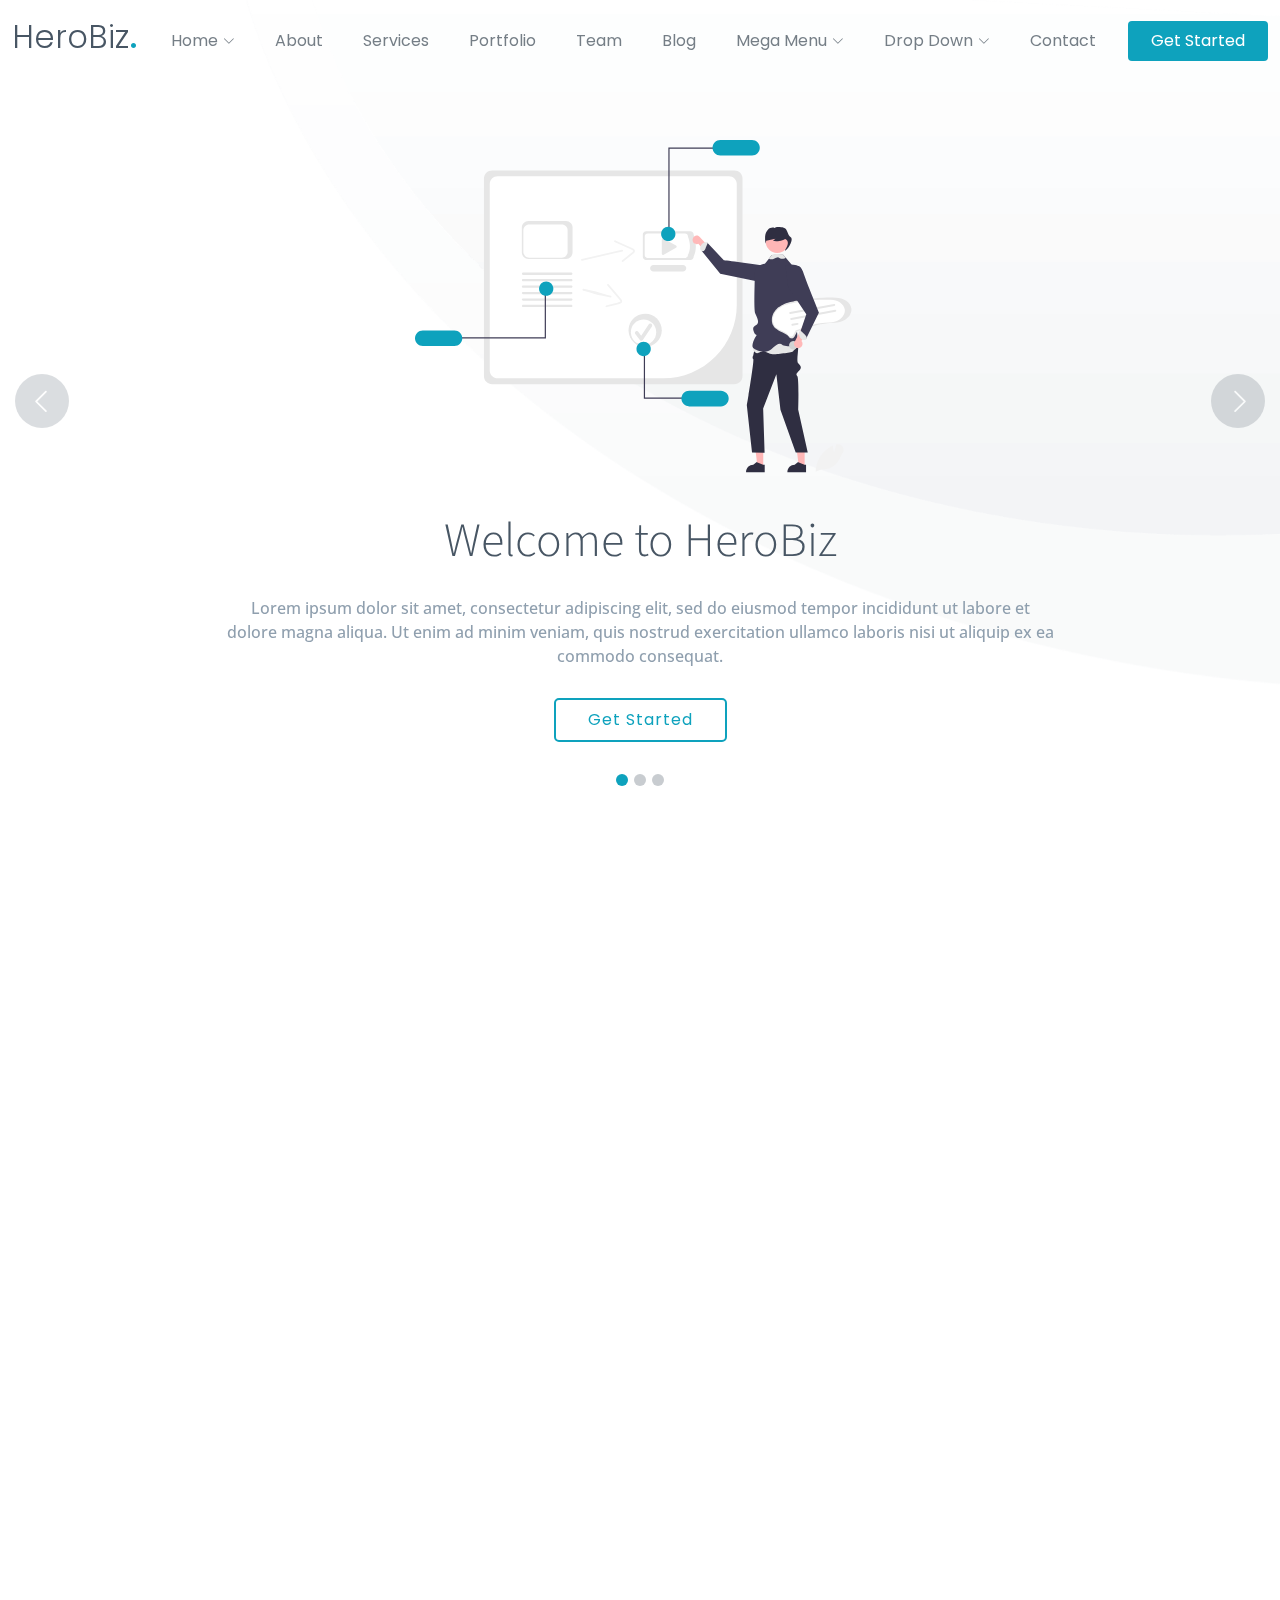
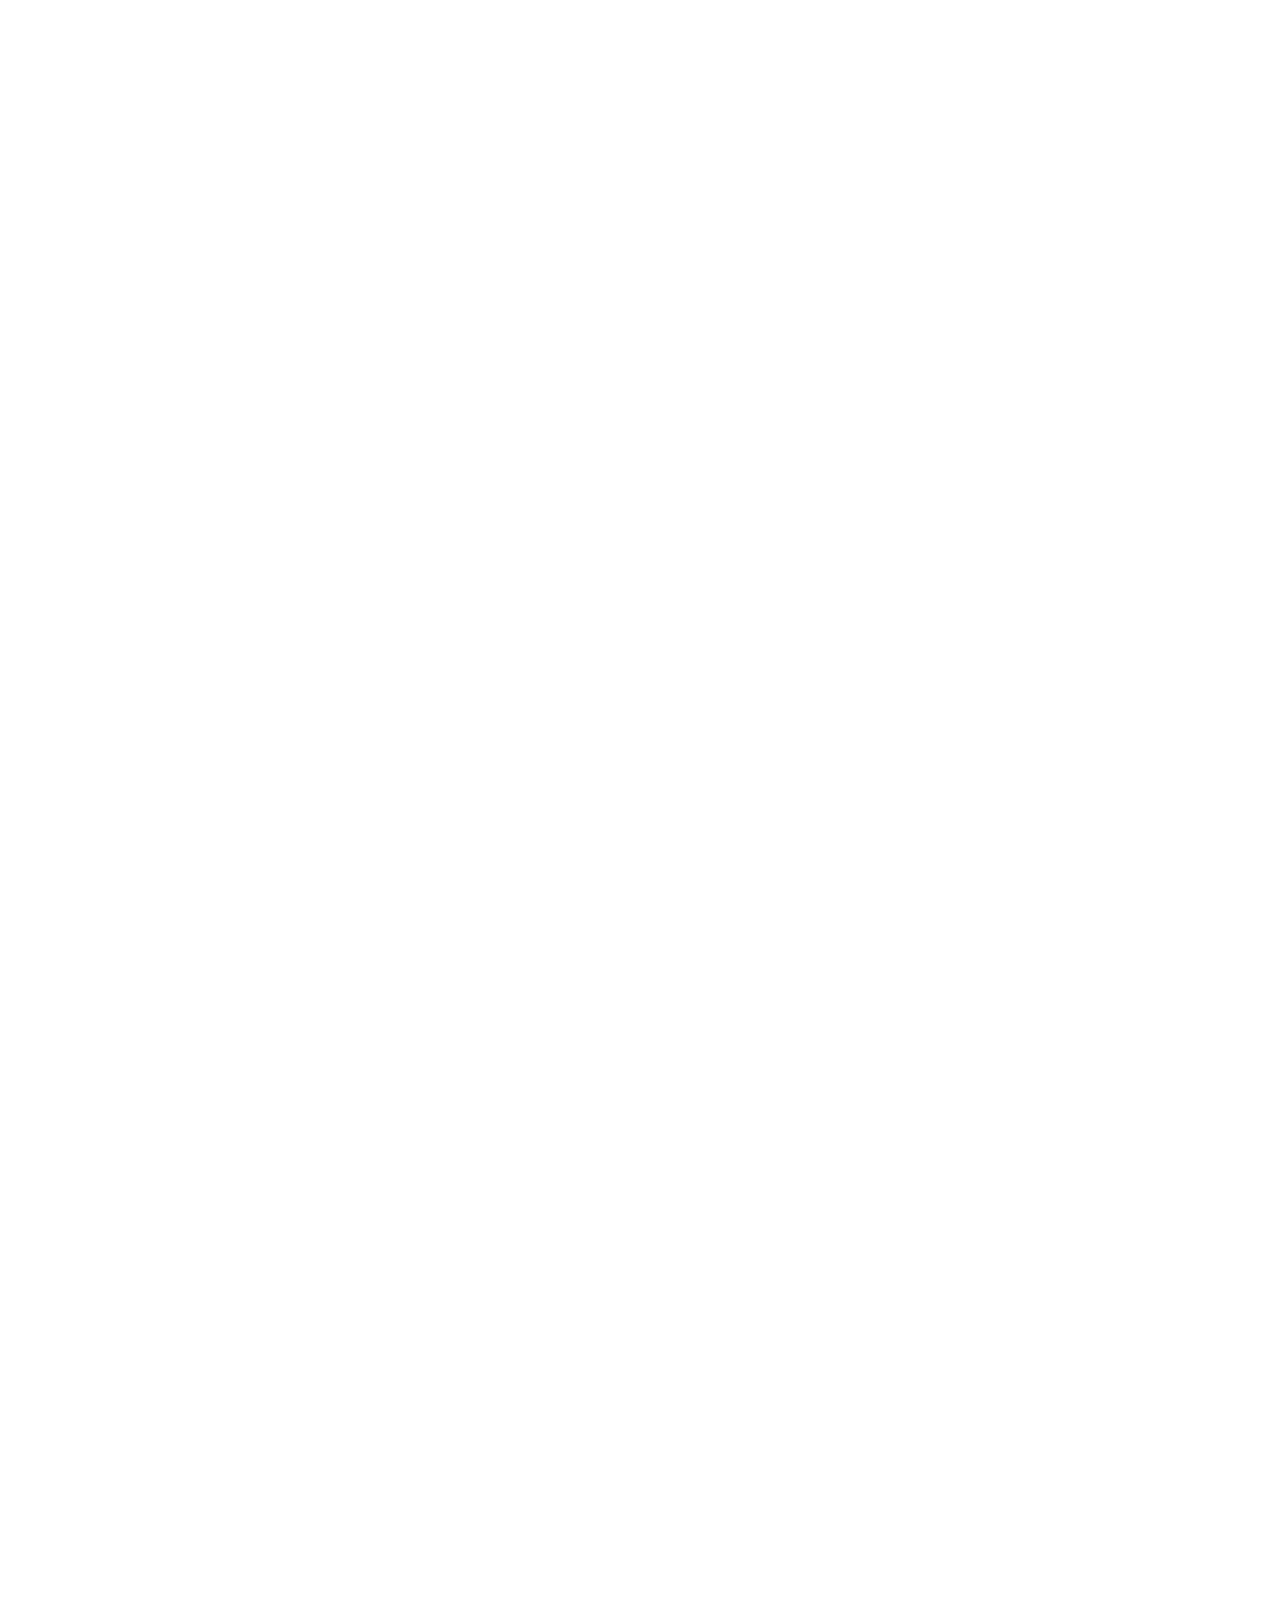
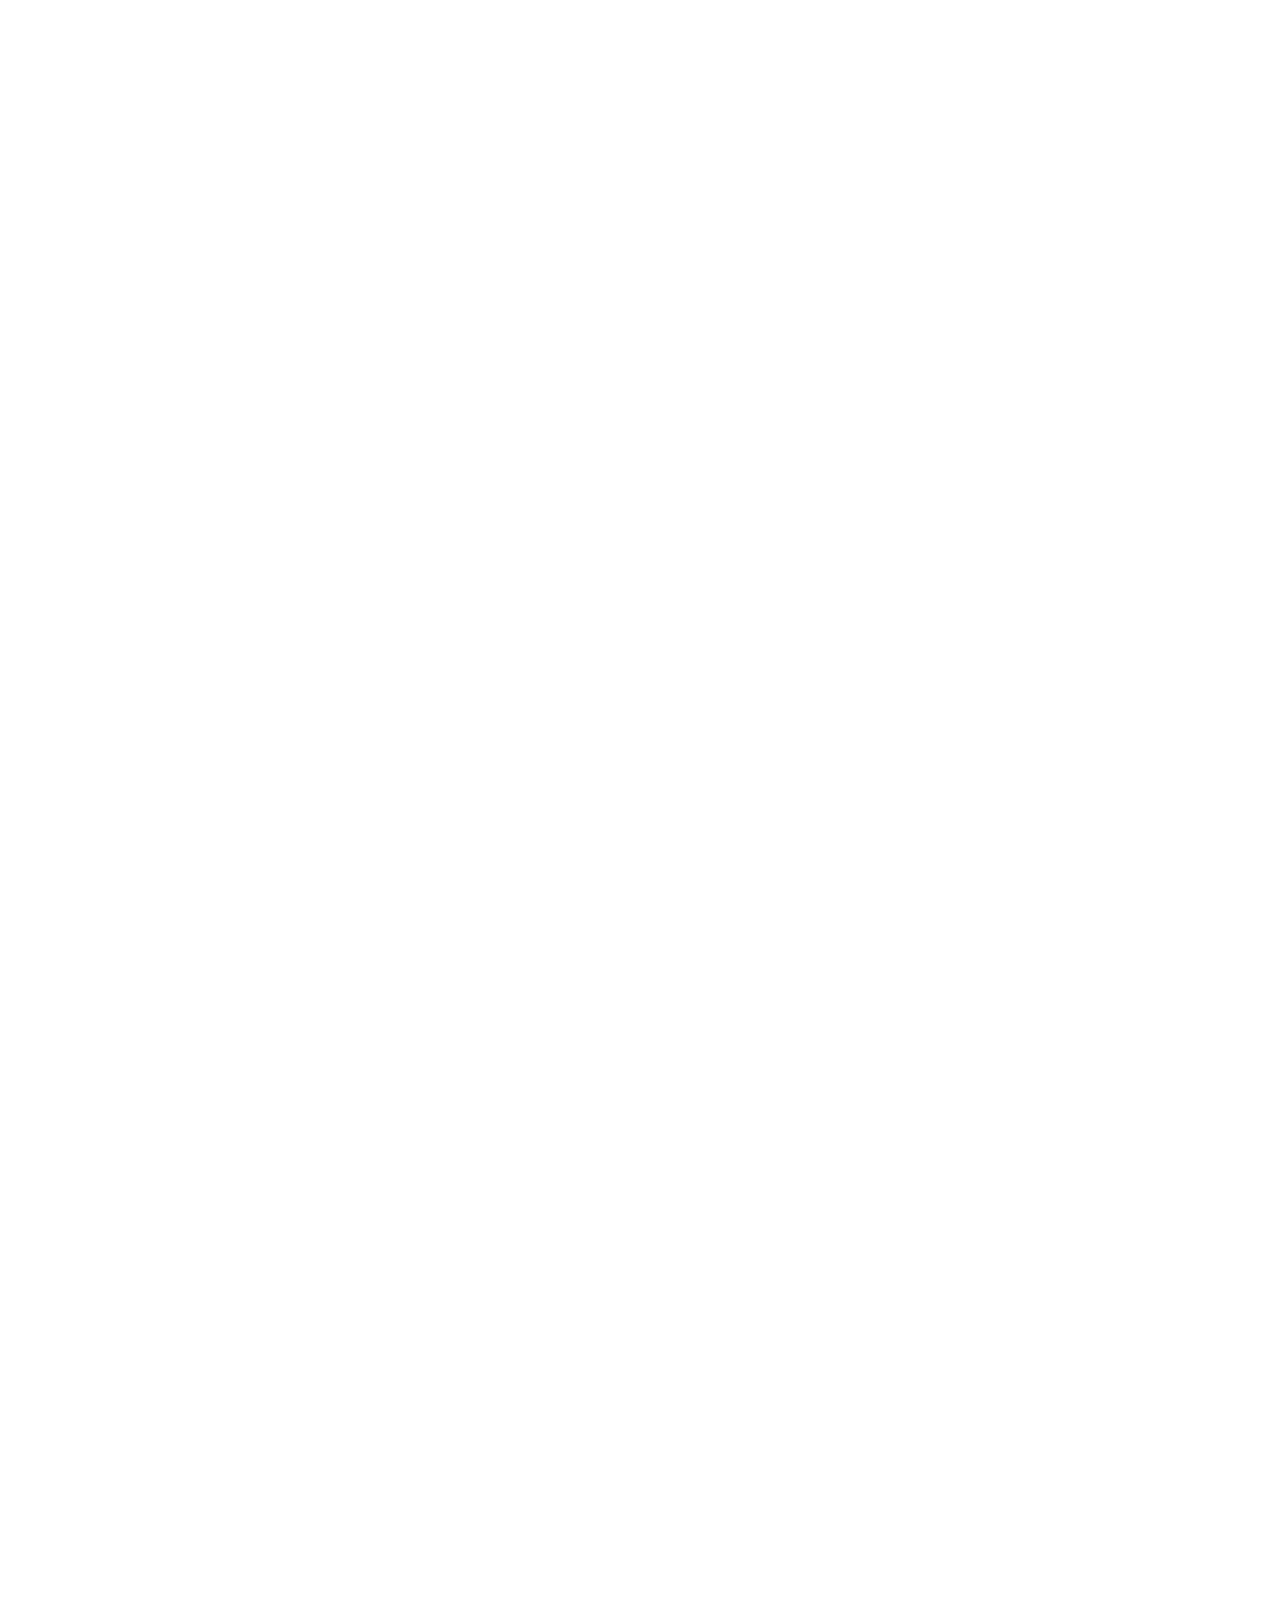
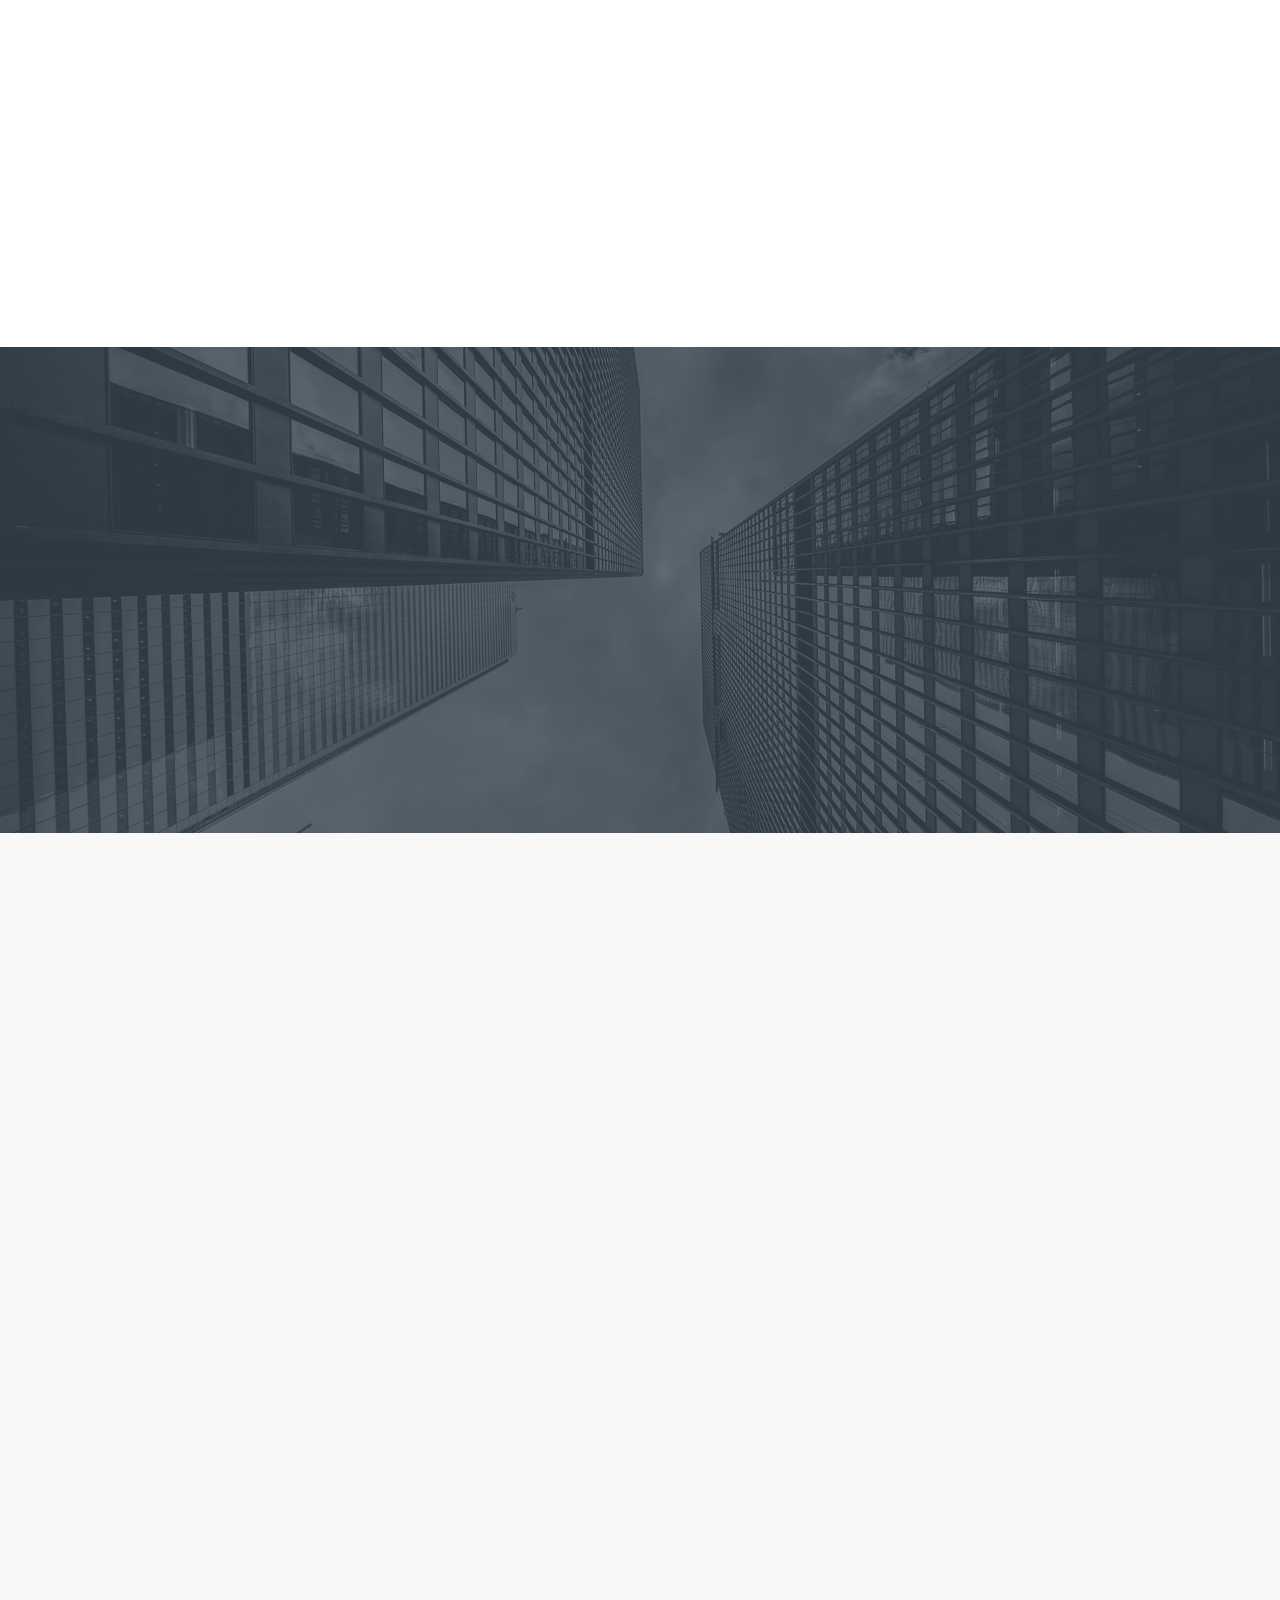
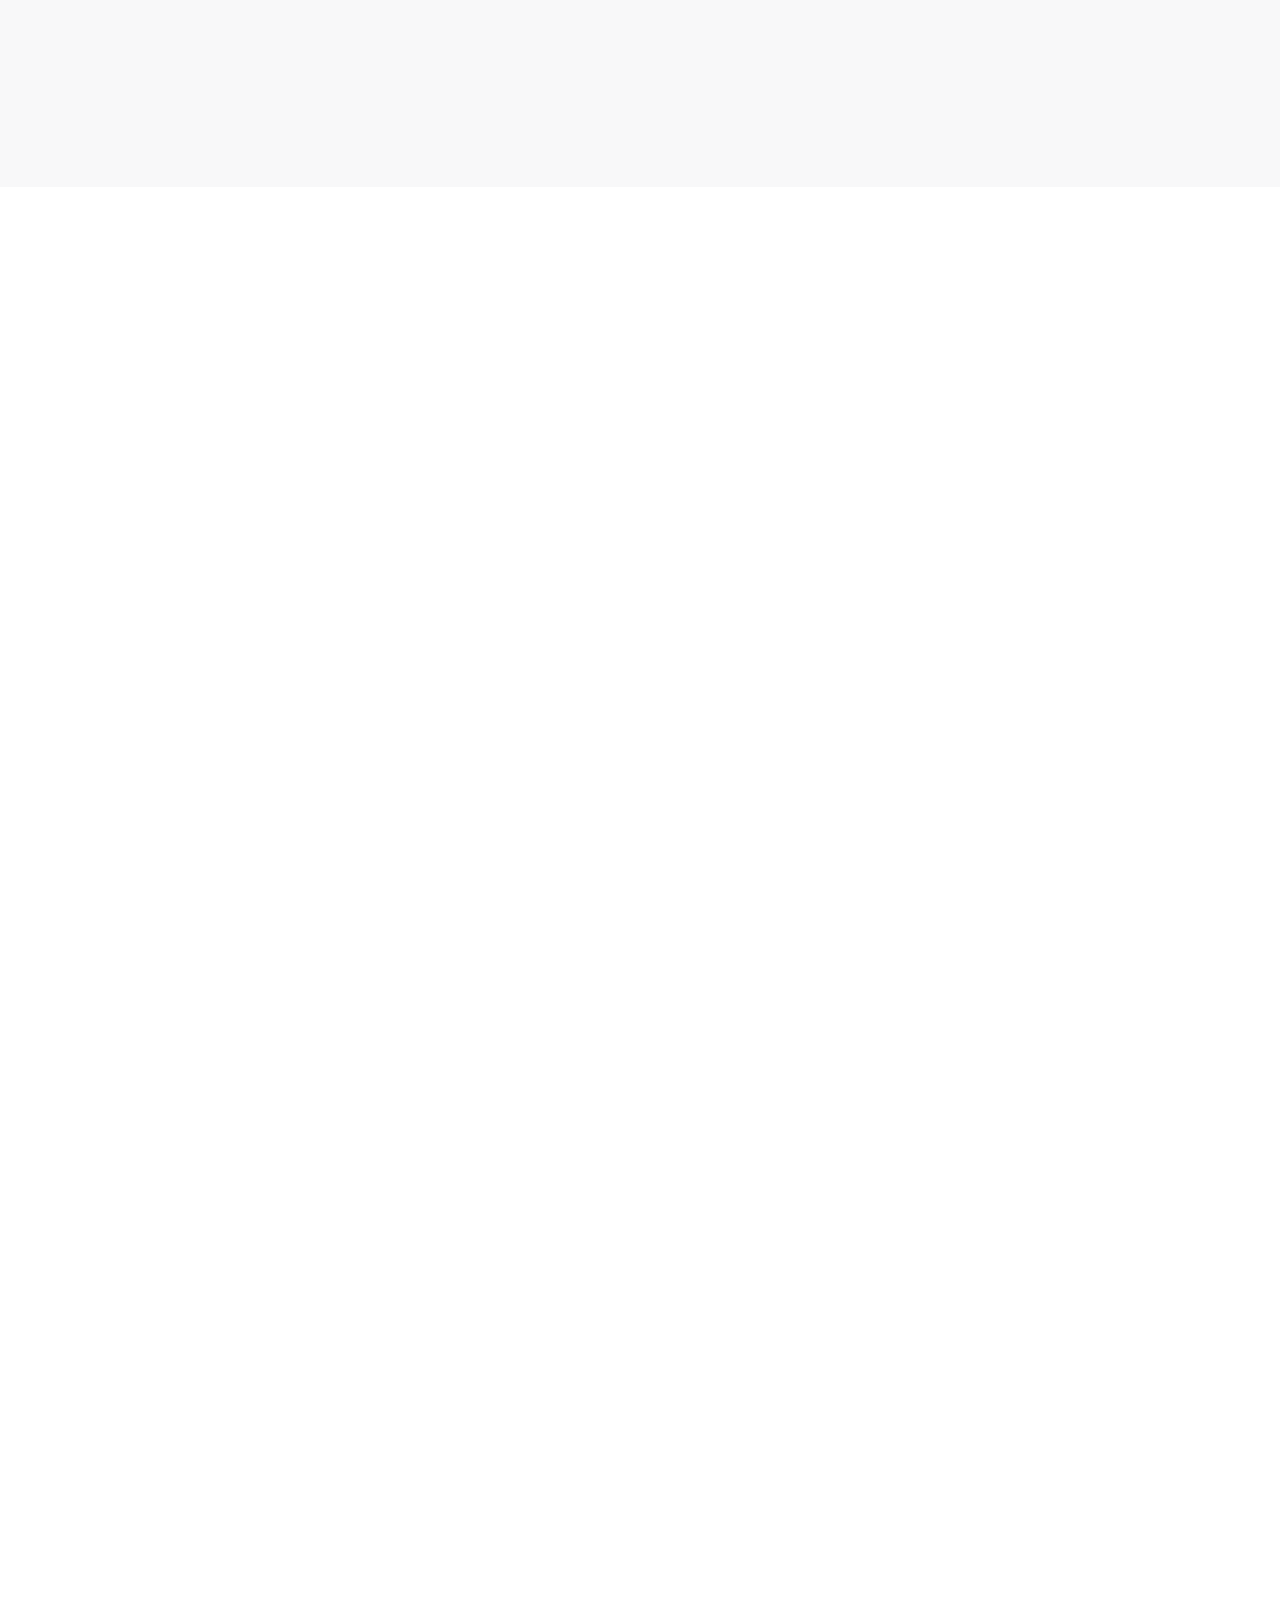
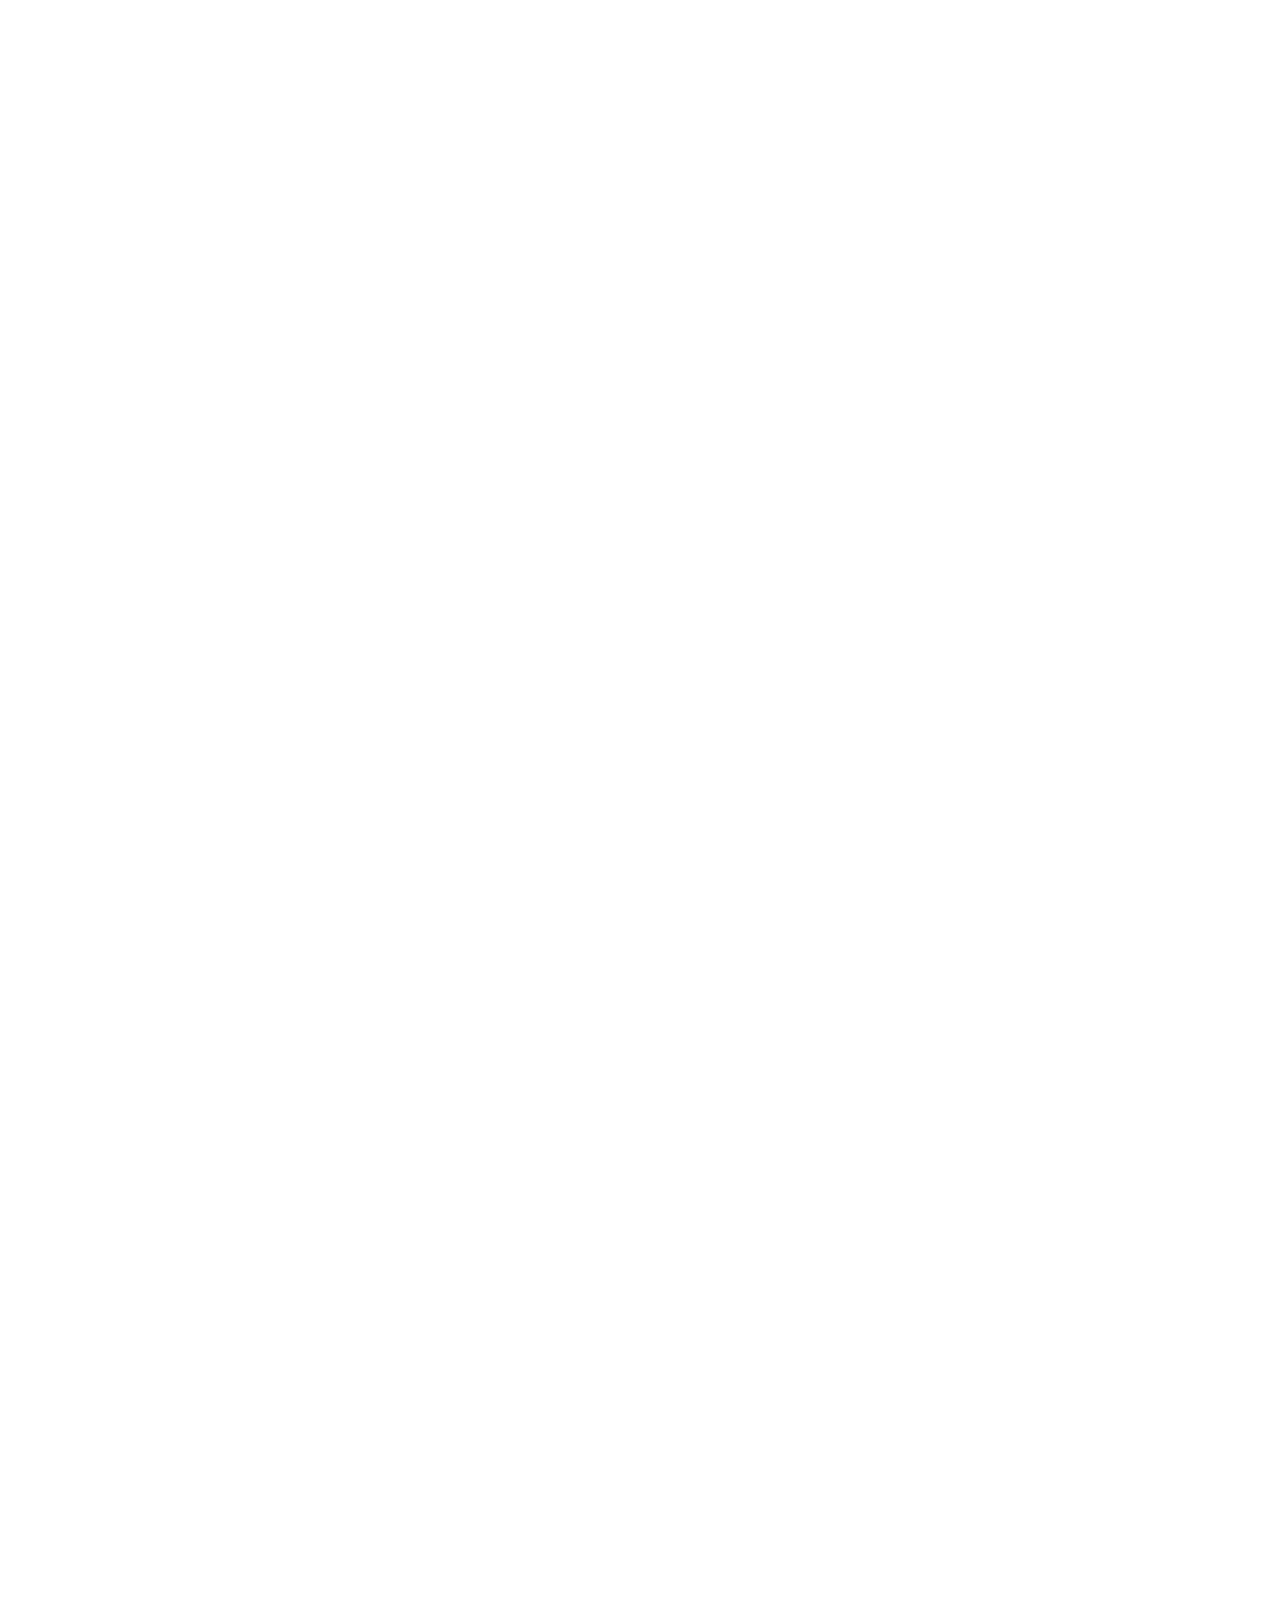
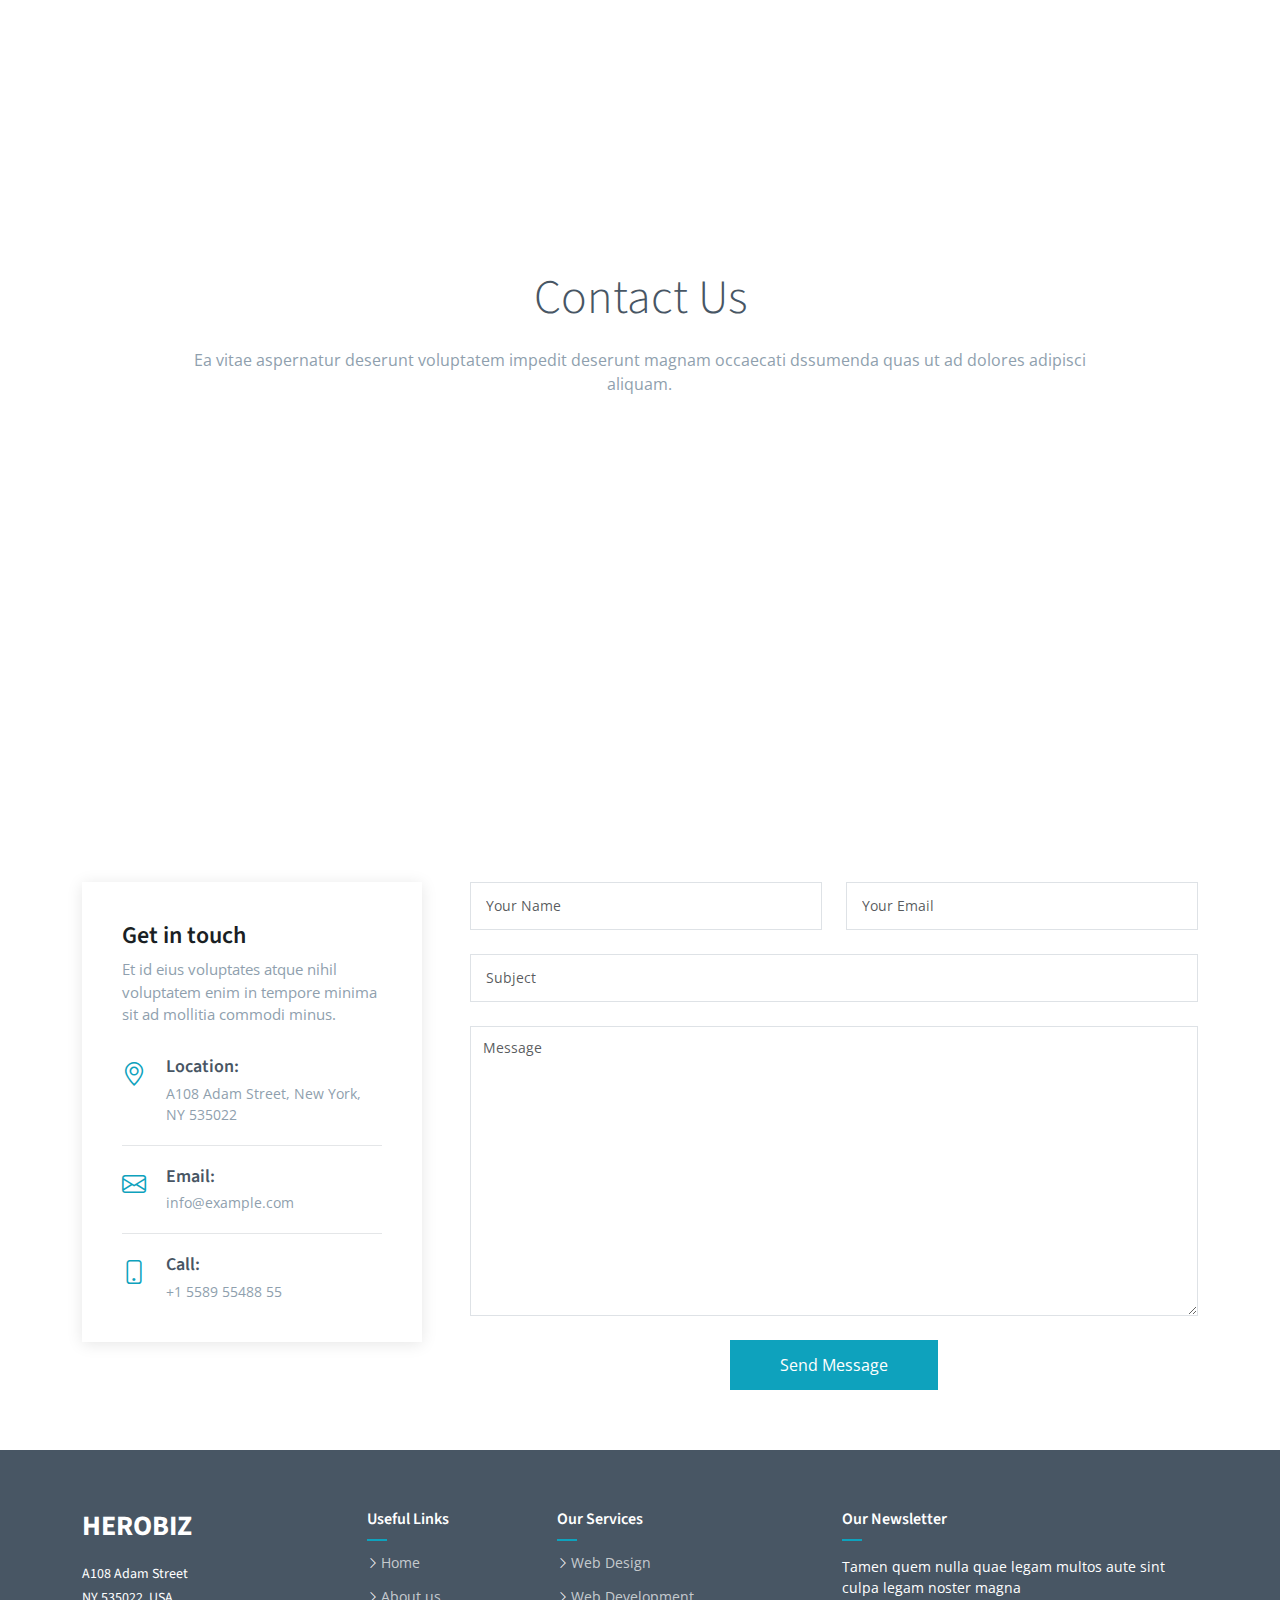
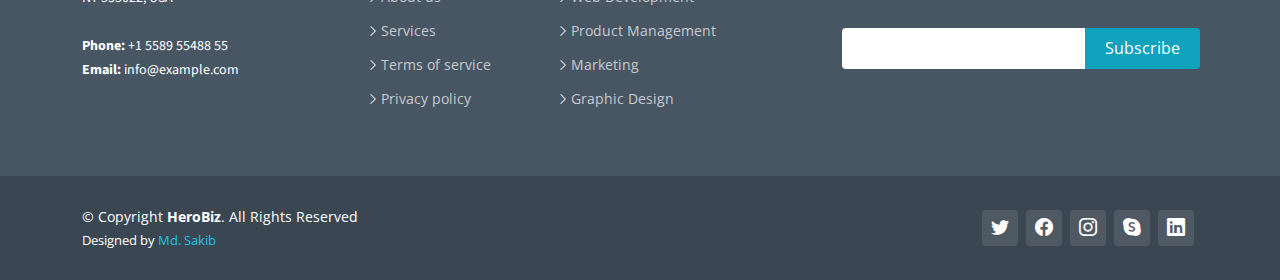
<file: index-2.html>
<!DOCTYPE html>
<html lang="en">

<head>
  <meta charset="utf-8">
  <meta content="width=device-width, initial-scale=1.0" name="viewport">

  <title>HeroBiz - Home 2</title>
  <meta content="" name="description">
  <meta content="" name="keywords">

  <!-- Favicons -->
  <link href="assets/img/favicon.png" rel="icon">
  <link href="assets/img/apple-touch-icon.png" rel="apple-touch-icon">

  <!-- Google Fonts -->
  <link rel="preconnect" href="https://fonts.googleapis.com">
  <link rel="preconnect" href="https://fonts.gstatic.com" crossorigin>
  <link href="https://fonts.googleapis.com/css2?family=Open+Sans:ital,wght@0,300;0,400;0,500;0,600;0,700;1,300;1,400;1,500;1,600;1,700&family=Poppins:ital,wght@0,300;0,400;0,500;0,600;0,700;1,300;1,400;1,500;1,600;1,700&family=Source+Sans+Pro:ital,wght@0,300;0,400;0,600;0,700;1,300;1,400;1,600;1,700&display=swap" rel="stylesheet">

  <!-- Vendor CSS Files -->
  <link href="assets/vendor/bootstrap/css/bootstrap.min.css" rel="stylesheet">
  <link href="assets/vendor/bootstrap-icons/bootstrap-icons.css" rel="stylesheet">
  <link href="assets/vendor/aos/aos.css" rel="stylesheet">
  <link href="assets/vendor/glightbox/css/glightbox.min.css" rel="stylesheet">
  <link href="assets/vendor/swiper/swiper-bundle.min.css" rel="stylesheet">

  <!-- Variables CSS Files. Uncomment your preferred color scheme -->
  <link href="assets/css/variables.css" rel="stylesheet">
  <!-- <link href="assets/css/variables-blue.css" rel="stylesheet"> -->
  <!-- <link href="assets/css/variables-green.css" rel="stylesheet"> -->
  <!-- <link href="assets/css/variables-orange.css" rel="stylesheet"> -->
  <!-- <link href="assets/css/variables-purple.css" rel="stylesheet"> -->
  <!-- <link href="assets/css/variables-red.css" rel="stylesheet"> -->
  <!-- <link href="assets/css/variables-pink.css" rel="stylesheet"> -->

  <!-- Template Main CSS File -->
  <link href="assets/css/main.css" rel="stylesheet">

</head>

<body>

  <!-- ======= Header ======= -->
  <header id="header" class="header fixed-top" data-scrollto-offset="0">
    <div class="container-fluid d-flex align-items-center justify-content-between">

      <a href="index.html" class="logo d-flex align-items-center scrollto me-auto me-lg-0">
        <!-- Uncomment the line below if you also wish to use an image logo -->
        <!-- <img src="assets/img/logo.png" alt=""> -->
        <h1>HeroBiz<span>.</span></h1>
      </a>

      <nav id="navbar" class="navbar">
        <ul>

          <li class="dropdown"><a href="#"><span>Home</span> <i class="bi bi-chevron-down dropdown-indicator"></i></a>
            <ul>
              <li><a href="index.html">Home 1 - index.html</a></li>
              <li><a href="index-2.html" class="active">Home 2 - index-2.html</a></li>
              <li><a href="index-3.html">Home 3 - index-3.html</a></li>
              <li><a href="index-4.html">Home 4 - index-4.html</a></li>
            </ul>
          </li>

          <li><a class="nav-link scrollto" href="index.html#about">About</a></li>
          <li><a class="nav-link scrollto" href="index.html#services">Services</a></li>
          <li><a class="nav-link scrollto" href="index.html#portfolio">Portfolio</a></li>
          <li><a class="nav-link scrollto" href="index.html#team">Team</a></li>
          <li><a href="blog.html">Blog</a></li>
          <li class="dropdown megamenu"><a href="#"><span>Mega Menu</span> <i class="bi bi-chevron-down dropdown-indicator"></i></a>
            <ul>
              <li>
                <a href="#">Column 1 link 1</a>
                <a href="#">Column 1 link 2</a>
                <a href="#">Column 1 link 3</a>
              </li>
              <li>
                <a href="#">Column 2 link 1</a>
                <a href="#">Column 2 link 2</a>
                <a href="#">Column 3 link 3</a>
              </li>
              <li>
                <a href="#">Column 3 link 1</a>
                <a href="#">Column 3 link 2</a>
                <a href="#">Column 3 link 3</a>
              </li>
              <li>
                <a href="#">Column 4 link 1</a>
                <a href="#">Column 4 link 2</a>
                <a href="#">Column 4 link 3</a>
              </li>
            </ul>
          </li>
          <li class="dropdown"><a href="#"><span>Drop Down</span> <i class="bi bi-chevron-down dropdown-indicator"></i></a>
            <ul>
              <li><a href="#">Drop Down 1</a></li>
              <li class="dropdown"><a href="#"><span>Deep Drop Down</span> <i class="bi bi-chevron-down dropdown-indicator"></i></a>
                <ul>
                  <li><a href="#">Deep Drop Down 1</a></li>
                  <li><a href="#">Deep Drop Down 2</a></li>
                  <li><a href="#">Deep Drop Down 3</a></li>
                  <li><a href="#">Deep Drop Down 4</a></li>
                  <li><a href="#">Deep Drop Down 5</a></li>
                </ul>
              </li>
              <li><a href="#">Drop Down 2</a></li>
              <li><a href="#">Drop Down 3</a></li>
              <li><a href="#">Drop Down 4</a></li>
            </ul>
          </li>
          <li><a class="nav-link scrollto" href="index.html#contact">Contact</a></li>
        </ul>
        <i class="bi bi-list mobile-nav-toggle d-none"></i>
      </nav><!-- .navbar -->

      <a class="btn-getstarted scrollto" href="index.html#about">Get Started</a>

    </div>
  </header><!-- End Header -->

  <!-- ======= Hero Section ======= -->
  <section id="hero" class="hero carousel  carousel-fade" data-bs-ride="carousel" data-bs-interval="5000">

    <div class="carousel-inner">
      <div class="carousel-item active">
        <div class="container">
          <div class="row justify-content-center gy-6">

            <div class="col-lg-5 col-md-8">
              <img src="assets/img/hero-carousel/hero-carousel-1.svg" alt="" class="img-fluid img">
            </div>

            <div class="col-lg-9 text-center">
              <h2>Welcome to HeroBiz</h2>
              <p>Lorem ipsum dolor sit amet, consectetur adipiscing elit, sed do eiusmod tempor incididunt ut labore et dolore magna aliqua. Ut enim ad minim veniam, quis nostrud exercitation ullamco laboris nisi ut aliquip ex ea commodo consequat.</p>
              <a href="#featured-services" class="btn-get-started scrollto ">Get Started</a>
            </div>

          </div>
        </div>
      </div><!-- End Carousel Item -->

      <div class="carousel-item">
        <div class="container">
          <div class="row justify-content-center gy-6">

            <div class="col-lg-5 col-md-8">
              <img src="assets/img/hero-carousel/hero-carousel-2.svg" alt="" class="img-fluid img">
            </div>

            <div class="col-lg-9 text-center">
              <h2>At vero eos et accusamus</h2>
              <p>Nam libero tempore, cum soluta nobis est eligendi optio cumque nihil impedit quo minus id quod maxime placeat facere possimus, omnis voluptas assumenda est, omnis dolor repellendus. Temporibus autem quibusdam et aut officiis debitis aut.</p>
              <a href="#featured-services" class="btn-get-started scrollto ">Get Started</a>
            </div>

          </div>
        </div>
      </div><!-- End Carousel Item -->

      <div class="carousel-item">
        <div class="container">
          <div class="row justify-content-center gy-6">

            <div class="col-lg-5 col-md-8">
              <img src="assets/img/hero-carousel/hero-carousel-3.svg" alt="" class="img-fluid img">
            </div>

            <div class="col-lg-9 text-center">
              <h2>Temporibus autem quibusdam</h2>
              <p>Beatae vitae dicta sunt explicabo. Nemo enim ipsam voluptatem quia voluptas sit aspernatur aut odit aut fugit, sed quia consequuntur magni dolores eos qui ratione voluptatem sequi nesciunt omnis iste natus error sit voluptatem accusantium.</p>
              <a href="#featured-services" class="btn-get-started scrollto ">Get Started</a>
            </div>

          </div>
        </div>
      </div><!-- End Carousel Item -->
    </div>

    <a class="carousel-control-prev" href="#hero" role="button" data-bs-slide="prev">
      <span class="carousel-control-prev-icon bi bi-chevron-left" aria-hidden="true"></span>
    </a>

    <a class="carousel-control-next" href="#hero" role="button" data-bs-slide="next">
      <span class="carousel-control-next-icon bi bi-chevron-right" aria-hidden="true"></span>
    </a>

    <ol class="carousel-indicators"></ol>

  </section><!-- End Hero Section -->

  <main id="main">

    <!-- ======= Featured Services Section ======= -->
    <section id="featured-services" class="featured-services">
      <div class="container">

        <div class="row gy-4">

          <div class="col-xl-3 col-md-6 d-flex" data-aos="zoom-out">
            <div class="service-item position-relative">
              <div class="icon"><i class="bi bi-activity icon"></i></div>
              <h4><a href="" class="stretched-link">Lorem Ipsum</a></h4>
              <p>Voluptatum deleniti atque corrupti quos dolores et quas molestias excepturi</p>
            </div>
          </div><!-- End Service Item -->

          <div class="col-xl-3 col-md-6 d-flex" data-aos="zoom-out" data-aos-delay="200">
            <div class="service-item position-relative">
              <div class="icon"><i class="bi bi-bounding-box-circles icon"></i></div>
              <h4><a href="" class="stretched-link">Sed ut perspici</a></h4>
              <p>Duis aute irure dolor in reprehenderit in voluptate velit esse cillum dolore</p>
            </div>
          </div><!-- End Service Item -->

          <div class="col-xl-3 col-md-6 d-flex" data-aos="zoom-out" data-aos-delay="400">
            <div class="service-item position-relative">
              <div class="icon"><i class="bi bi-calendar4-week icon"></i></div>
              <h4><a href="" class="stretched-link">Magni Dolores</a></h4>
              <p>Excepteur sint occaecat cupidatat non proident, sunt in culpa qui officia</p>
            </div>
          </div><!-- End Service Item -->

          <div class="col-xl-3 col-md-6 d-flex" data-aos="zoom-out" data-aos-delay="600">
            <div class="service-item position-relative">
              <div class="icon"><i class="bi bi-broadcast icon"></i></div>
              <h4><a href="" class="stretched-link">Nemo Enim</a></h4>
              <p>At vero eos et accusamus et iusto odio dignissimos ducimus qui blanditiis</p>
            </div>
          </div><!-- End Service Item -->

        </div>

      </div>
    </section><!-- End Featured Services Section -->

    <!-- ======= About Section ======= -->
    <section id="about" class="about">
      <div class="container" data-aos="fade-up">

        <div class="section-header">
          <h2>About Us</h2>
          <p>Architecto nobis eos vel nam quidem vitae temporibus voluptates qui hic deserunt iusto omnis nam voluptas asperiores sequi tenetur dolores incidunt enim voluptatem magnam cumque fuga.</p>
        </div>

        <div class="row g-4 g-lg-5" data-aos="fade-up" data-aos-delay="200">

          <div class="col-lg-5">
            <div class="about-img">
              <img src="assets/img/about.jpg" class="img-fluid" alt="">
            </div>
          </div>

          <div class="col-lg-7">
            <h3 class="pt-0 pt-lg-5">Neque officiis dolore maiores et exercitationem quae est seda lidera pat claero</h3>

            <!-- Tabs -->
            <ul class="nav nav-pills mb-3">
              <li><a class="nav-link active" data-bs-toggle="pill" href="#tab1">Saepe fuga</a></li>
              <li><a class="nav-link" data-bs-toggle="pill" href="#tab2">Voluptates</a></li>
              <li><a class="nav-link" data-bs-toggle="pill" href="#tab3">Corrupti</a></li>
            </ul><!-- End Tabs -->

            <!-- Tab Content -->
            <div class="tab-content">

              <div class="tab-pane fade show active" id="tab1">

                <p class="fst-italic">Consequuntur inventore voluptates consequatur aut vel et. Eos doloribus expedita. Sapiente atque consequatur minima nihil quae aspernatur quo suscipit voluptatem.</p>

                <div class="d-flex align-items-center mt-4">
                  <i class="bi bi-check2"></i>
                  <h4>Repudiandae rerum velit modi et officia quasi facilis</h4>
                </div>
                <p>Laborum omnis voluptates voluptas qui sit aliquam blanditiis. Sapiente minima commodi dolorum non eveniet magni quaerat nemo et.</p>

                <div class="d-flex align-items-center mt-4">
                  <i class="bi bi-check2"></i>
                  <h4>Incidunt non veritatis illum ea ut nisi</h4>
                </div>
                <p>Non quod totam minus repellendus autem sint velit. Rerum debitis facere soluta tenetur. Iure molestiae assumenda sunt qui inventore eligendi voluptates nisi at. Dolorem quo tempora. Quia et perferendis.</p>

                <div class="d-flex align-items-center mt-4">
                  <i class="bi bi-check2"></i>
                  <h4>Omnis ab quia nemo dignissimos rem eum quos..</h4>
                </div>
                <p>Eius alias aut cupiditate. Dolor voluptates animi ut blanditiis quos nam. Magnam officia aut ut alias quo explicabo ullam esse. Sunt magnam et dolorem eaque magnam odit enim quaerat. Vero error error voluptatem eum.</p>

              </div><!-- End Tab 1 Content -->

              <div class="tab-pane fade show" id="tab2">

                <p class="fst-italic">Consequuntur inventore voluptates consequatur aut vel et. Eos doloribus expedita. Sapiente atque consequatur minima nihil quae aspernatur quo suscipit voluptatem.</p>

                <div class="d-flex align-items-center mt-4">
                  <i class="bi bi-check2"></i>
                  <h4>Repudiandae rerum velit modi et officia quasi facilis</h4>
                </div>
                <p>Laborum omnis voluptates voluptas qui sit aliquam blanditiis. Sapiente minima commodi dolorum non eveniet magni quaerat nemo et.</p>

                <div class="d-flex align-items-center mt-4">
                  <i class="bi bi-check2"></i>
                  <h4>Incidunt non veritatis illum ea ut nisi</h4>
                </div>
                <p>Non quod totam minus repellendus autem sint velit. Rerum debitis facere soluta tenetur. Iure molestiae assumenda sunt qui inventore eligendi voluptates nisi at. Dolorem quo tempora. Quia et perferendis.</p>

                <div class="d-flex align-items-center mt-4">
                  <i class="bi bi-check2"></i>
                  <h4>Omnis ab quia nemo dignissimos rem eum quos..</h4>
                </div>
                <p>Eius alias aut cupiditate. Dolor voluptates animi ut blanditiis quos nam. Magnam officia aut ut alias quo explicabo ullam esse. Sunt magnam et dolorem eaque magnam odit enim quaerat. Vero error error voluptatem eum.</p>

              </div><!-- End Tab 2 Content -->

              <div class="tab-pane fade show" id="tab3">

                <p class="fst-italic">Consequuntur inventore voluptates consequatur aut vel et. Eos doloribus expedita. Sapiente atque consequatur minima nihil quae aspernatur quo suscipit voluptatem.</p>

                <div class="d-flex align-items-center mt-4">
                  <i class="bi bi-check2"></i>
                  <h4>Repudiandae rerum velit modi et officia quasi facilis</h4>
                </div>
                <p>Laborum omnis voluptates voluptas qui sit aliquam blanditiis. Sapiente minima commodi dolorum non eveniet magni quaerat nemo et.</p>

                <div class="d-flex align-items-center mt-4">
                  <i class="bi bi-check2"></i>
                  <h4>Incidunt non veritatis illum ea ut nisi</h4>
                </div>
                <p>Non quod totam minus repellendus autem sint velit. Rerum debitis facere soluta tenetur. Iure molestiae assumenda sunt qui inventore eligendi voluptates nisi at. Dolorem quo tempora. Quia et perferendis.</p>

                <div class="d-flex align-items-center mt-4">
                  <i class="bi bi-check2"></i>
                  <h4>Omnis ab quia nemo dignissimos rem eum quos..</h4>
                </div>
                <p>Eius alias aut cupiditate. Dolor voluptates animi ut blanditiis quos nam. Magnam officia aut ut alias quo explicabo ullam esse. Sunt magnam et dolorem eaque magnam odit enim quaerat. Vero error error voluptatem eum.</p>

              </div><!-- End Tab 3 Content -->

            </div>

          </div>

        </div>

      </div>
    </section><!-- End About Section -->

    <!-- ======= Clients Section ======= -->
    <section id="clients" class="clients">
      <div class="container" data-aos="zoom-out">

        <div class="clients-slider swiper">
          <div class="swiper-wrapper align-items-center">
            <div class="swiper-slide"><img src="assets/img/clients/client-1.png" class="img-fluid" alt=""></div>
            <div class="swiper-slide"><img src="assets/img/clients/client-2.png" class="img-fluid" alt=""></div>
            <div class="swiper-slide"><img src="assets/img/clients/client-3.png" class="img-fluid" alt=""></div>
            <div class="swiper-slide"><img src="assets/img/clients/client-4.png" class="img-fluid" alt=""></div>
            <div class="swiper-slide"><img src="assets/img/clients/client-5.png" class="img-fluid" alt=""></div>
            <div class="swiper-slide"><img src="assets/img/clients/client-6.png" class="img-fluid" alt=""></div>
            <div class="swiper-slide"><img src="assets/img/clients/client-7.png" class="img-fluid" alt=""></div>
            <div class="swiper-slide"><img src="assets/img/clients/client-8.png" class="img-fluid" alt=""></div>
          </div>
        </div>

      </div>
    </section><!-- End Clients Section -->

    <!-- ======= Call To Action Section ======= -->
    <section id="cta" class="cta">
      <div class="container" data-aos="zoom-out">

        <div class="row g-5">

          <div class="col-lg-8 col-md-6 content d-flex flex-column justify-content-center order-last order-md-first">
            <h3>Alias sunt quas <em>Cupiditate</em> oluptas hic minima</h3>
            <p> Duis aute irure dolor in reprehenderit in voluptate velit esse cillum dolore eu fugiat nulla pariatur. Excepteur sint occaecat cupidatat non proident, sunt in culpa qui officia deserunt mollit anim id est laborum.</p>
            <a class="cta-btn align-self-start" href="#">Call To Action</a>
          </div>

          <div class="col-lg-4 col-md-6 order-first order-md-last d-flex align-items-center">
            <div class="img">
              <img src="assets/img/cta.jpg" alt="" class="img-fluid">
            </div>
          </div>

        </div>

      </div>
    </section><!-- End Call To Action Section -->

    <!-- ======= On Focus Section ======= -->
    <section id="onfocus" class="onfocus">
      <div class="container-fluid p-0" data-aos="fade-up">

        <div class="row g-0">
          <div class="col-lg-6 video-play position-relative">
            <a href="https://www.youtube.com/watch?v=LXb3EKWsInQ" class="glightbox play-btn"></a>
          </div>
          <div class="col-lg-6">
            <div class="content d-flex flex-column justify-content-center h-100">
              <h3>Voluptatem dignissimos provident quasi corporis</h3>
              <p class="fst-italic">
                Lorem ipsum dolor sit amet, consectetur adipiscing elit, sed do eiusmod tempor incididunt ut labore et dolore
                magna aliqua.
              </p>
              <ul>
                <li><i class="bi bi-check-circle"></i> Ullamco laboris nisi ut aliquip ex ea commodo consequat.</li>
                <li><i class="bi bi-check-circle"></i> Duis aute irure dolor in reprehenderit in voluptate velit.</li>
                <li><i class="bi bi-check-circle"></i> Ullamco laboris nisi ut aliquip ex ea commodo consequat. Duis aute irure dolor in reprehenderit in voluptate trideta storacalaperda mastiro dolore eu fugiat nulla pariatur.</li>
              </ul>
              <a href="#" class="read-more align-self-start"><span>Read More</span><i class="bi bi-arrow-right"></i></a>
            </div>
          </div>
        </div>

      </div>
    </section><!-- End On Focus Section -->

    <!-- ======= Features Section ======= -->
    <section id="features" class="features">
      <div class="container" data-aos="fade-up">

        <ul class="nav nav-tabs row gy-4 d-flex">

          <li class="nav-item col-6 col-md-4 col-lg-2">
            <a class="nav-link active show" data-bs-toggle="tab" data-bs-target="#tab-1">
              <i class="bi bi-binoculars color-cyan"></i>
              <h4>Modinest</h4>
            </a>
          </li><!-- End Tab 1 Nav -->

          <li class="nav-item col-6 col-md-4 col-lg-2">
            <a class="nav-link" data-bs-toggle="tab" data-bs-target="#tab-2">
              <i class="bi bi-box-seam color-indigo"></i>
              <h4>Undaesenti</h4>
            </a>
          </li><!-- End Tab 2 Nav -->

          <li class="nav-item col-6 col-md-4 col-lg-2">
            <a class="nav-link" data-bs-toggle="tab" data-bs-target="#tab-3">
              <i class="bi bi-brightness-high color-teal"></i>
              <h4>Pariatur</h4>
            </a>
          </li><!-- End Tab 3 Nav -->

          <li class="nav-item col-6 col-md-4 col-lg-2">
            <a class="nav-link" data-bs-toggle="tab" data-bs-target="#tab-4">
              <i class="bi bi-command color-red"></i>
              <h4>Nostrum</h4>
            </a>
          </li><!-- End Tab 4 Nav -->

          <li class="nav-item col-6 col-md-4 col-lg-2">
            <a class="nav-link" data-bs-toggle="tab" data-bs-target="#tab-5">
              <i class="bi bi-easel color-blue"></i>
              <h4>Adipiscing</h4>
            </a>
          </li><!-- End Tab 5 Nav -->

          <li class="nav-item col-6 col-md-4 col-lg-2">
            <a class="nav-link" data-bs-toggle="tab" data-bs-target="#tab-6">
              <i class="bi bi-map color-orange"></i>
              <h4>Reprehit</h4>
            </a>
          </li><!-- End Tab 6 Nav -->

        </ul>

        <div class="tab-content">

          <div class="tab-pane active show" id="tab-1">
            <div class="row gy-4">
              <div class="col-lg-8 order-2 order-lg-1" data-aos="fade-up" data-aos-delay="100">
                <h3>Modinest</h3>
                <p class="fst-italic">
                  Lorem ipsum dolor sit amet, consectetur adipiscing elit, sed do eiusmod tempor incididunt ut labore et dolore
                  magna aliqua.
                </p>
                <ul>
                  <li><i class="bi bi-check-circle-fill"></i> Ullamco laboris nisi ut aliquip ex ea commodo consequat.</li>
                  <li><i class="bi bi-check-circle-fill"></i> Duis aute irure dolor in reprehenderit in voluptate velit.</li>
                  <li><i class="bi bi-check-circle-fill"></i> Ullamco laboris nisi ut aliquip ex ea commodo consequat. Duis aute irure dolor in reprehenderit in voluptate trideta storacalaperda mastiro dolore eu fugiat nulla pariatur.</li>
                </ul>
                <p>
                  Ullamco laboris nisi ut aliquip ex ea commodo consequat. Duis aute irure dolor in reprehenderit in voluptate
                  velit esse cillum dolore eu fugiat nulla pariatur. Excepteur sint occaecat cupidatat non proident, sunt in
                  culpa qui officia deserunt mollit anim id est laborum
                </p>
              </div>
              <div class="col-lg-4 order-1 order-lg-2 text-center" data-aos="fade-up" data-aos-delay="200">
                <img src="assets/img/features-1.svg" alt="" class="img-fluid">
              </div>
            </div>
          </div><!-- End Tab Content 1 -->

          <div class="tab-pane" id="tab-2">
            <div class="row gy-4">
              <div class="col-lg-8 order-2 order-lg-1">
                <h3>Undaesenti</h3>
                <p>
                  Ullamco laboris nisi ut aliquip ex ea commodo consequat. Duis aute irure dolor in reprehenderit in voluptate
                  velit esse cillum dolore eu fugiat nulla pariatur. Excepteur sint occaecat cupidatat non proident, sunt in
                  culpa qui officia deserunt mollit anim id est laborum
                </p>
                <p class="fst-italic">
                  Lorem ipsum dolor sit amet, consectetur adipiscing elit, sed do eiusmod tempor incididunt ut labore et dolore
                  magna aliqua.
                </p>
                <ul>
                  <li><i class="bi bi-check-circle-fill"></i> Ullamco laboris nisi ut aliquip ex ea commodo consequat.</li>
                  <li><i class="bi bi-check-circle-fill"></i> Duis aute irure dolor in reprehenderit in voluptate velit.</li>
                  <li><i class="bi bi-check-circle-fill"></i> Provident mollitia neque rerum asperiores dolores quos qui a. Ipsum neque dolor voluptate nisi sed.</li>
                  <li><i class="bi bi-check-circle-fill"></i> Ullamco laboris nisi ut aliquip ex ea commodo consequat. Duis aute irure dolor in reprehenderit in voluptate trideta storacalaperda mastiro dolore eu fugiat nulla pariatur.</li>
                </ul>
              </div>
              <div class="col-lg-4 order-1 order-lg-2 text-center">
                <img src="assets/img/features-2.svg" alt="" class="img-fluid">
              </div>
            </div>
          </div><!-- End Tab Content 2 -->

          <div class="tab-pane" id="tab-3">
            <div class="row gy-4">
              <div class="col-lg-8 order-2 order-lg-1">
                <h3>Pariatur</h3>
                <p>
                  Ullamco laboris nisi ut aliquip ex ea commodo consequat. Duis aute irure dolor in reprehenderit in voluptate
                  velit esse cillum dolore eu fugiat nulla pariatur. Excepteur sint occaecat cupidatat non proident, sunt in
                  culpa qui officia deserunt mollit anim id est laborum
                </p>
                <ul>
                  <li><i class="bi bi-check-circle-fill"></i> Ullamco laboris nisi ut aliquip ex ea commodo consequat.</li>
                  <li><i class="bi bi-check-circle-fill"></i> Duis aute irure dolor in reprehenderit in voluptate velit.</li>
                  <li><i class="bi bi-check-circle-fill"></i> Provident mollitia neque rerum asperiores dolores quos qui a. Ipsum neque dolor voluptate nisi sed.</li>
                </ul>
                <p class="fst-italic">
                  Lorem ipsum dolor sit amet, consectetur adipiscing elit, sed do eiusmod tempor incididunt ut labore et dolore
                  magna aliqua.
                </p>
              </div>
              <div class="col-lg-4 order-1 order-lg-2 text-center">
                <img src="assets/img/features-3.svg" alt="" class="img-fluid">
              </div>
            </div>
          </div><!-- End Tab Content 3 -->

          <div class="tab-pane" id="tab-4">
            <div class="row gy-4">
              <div class="col-lg-8 order-2 order-lg-1">
                <h3>Nostrum</h3>
                <p>
                  Ullamco laboris nisi ut aliquip ex ea commodo consequat. Duis aute irure dolor in reprehenderit in voluptate
                  velit esse cillum dolore eu fugiat nulla pariatur. Excepteur sint occaecat cupidatat non proident, sunt in
                  culpa qui officia deserunt mollit anim id est laborum
                </p>
                <p class="fst-italic">
                  Lorem ipsum dolor sit amet, consectetur adipiscing elit, sed do eiusmod tempor incididunt ut labore et dolore
                  magna aliqua.
                </p>
                <ul>
                  <li><i class="bi bi-check-circle-fill"></i> Ullamco laboris nisi ut aliquip ex ea commodo consequat.</li>
                  <li><i class="bi bi-check-circle-fill"></i> Duis aute irure dolor in reprehenderit in voluptate velit.</li>
                  <li><i class="bi bi-check-circle-fill"></i> Ullamco laboris nisi ut aliquip ex ea commodo consequat. Duis aute irure dolor in reprehenderit in voluptate trideta storacalaperda mastiro dolore eu fugiat nulla pariatur.</li>
                </ul>
              </div>
              <div class="col-lg-4 order-1 order-lg-2 text-center">
                <img src="assets/img/features-4.svg" alt="" class="img-fluid">
              </div>
            </div>
          </div><!-- End Tab Content 4 -->

          <div class="tab-pane" id="tab-5">
            <div class="row gy-4">
              <div class="col-lg-8 order-2 order-lg-1">
                <h3>Adipiscing</h3>
                <p>
                  Ullamco laboris nisi ut aliquip ex ea commodo consequat. Duis aute irure dolor in reprehenderit in voluptate
                  velit esse cillum dolore eu fugiat nulla pariatur. Excepteur sint occaecat cupidatat non proident, sunt in
                  culpa qui officia deserunt mollit anim id est laborum
                </p>
                <p class="fst-italic">
                  Lorem ipsum dolor sit amet, consectetur adipiscing elit, sed do eiusmod tempor incididunt ut labore et dolore
                  magna aliqua.
                </p>
                <ul>
                  <li><i class="bi bi-check-circle-fill"></i> Ullamco laboris nisi ut aliquip ex ea commodo consequat.</li>
                  <li><i class="bi bi-check-circle-fill"></i> Duis aute irure dolor in reprehenderit in voluptate velit.</li>
                  <li><i class="bi bi-check-circle-fill"></i> Ullamco laboris nisi ut aliquip ex ea commodo consequat. Duis aute irure dolor in reprehenderit in voluptate trideta storacalaperda mastiro dolore eu fugiat nulla pariatur.</li>
                </ul>
              </div>
              <div class="col-lg-4 order-1 order-lg-2 text-center">
                <img src="assets/img/features-5.svg" alt="" class="img-fluid">
              </div>
            </div>
          </div><!-- End Tab Content 5 -->

          <div class="tab-pane" id="tab-6">
            <div class="row gy-4">
              <div class="col-lg-8 order-2 order-lg-1">
                <h3>Reprehit</h3>
                <p>
                  Ullamco laboris nisi ut aliquip ex ea commodo consequat. Duis aute irure dolor in reprehenderit in voluptate
                  velit esse cillum dolore eu fugiat nulla pariatur. Excepteur sint occaecat cupidatat non proident, sunt in
                  culpa qui officia deserunt mollit anim id est laborum
                </p>
                <p class="fst-italic">
                  Lorem ipsum dolor sit amet, consectetur adipiscing elit, sed do eiusmod tempor incididunt ut labore et dolore
                  magna aliqua.
                </p>
                <ul>
                  <li><i class="bi bi-check-circle-fill"></i> Ullamco laboris nisi ut aliquip ex ea commodo consequat.</li>
                  <li><i class="bi bi-check-circle-fill"></i> Duis aute irure dolor in reprehenderit in voluptate velit.</li>
                  <li><i class="bi bi-check-circle-fill"></i> Ullamco laboris nisi ut aliquip ex ea commodo consequat. Duis aute irure dolor in reprehenderit in voluptate trideta storacalaperda mastiro dolore eu fugiat nulla pariatur.</li>
                </ul>
              </div>
              <div class="col-lg-4 order-1 order-lg-2 text-center">
                <img src="assets/img/features-6.svg" alt="" class="img-fluid">
              </div>
            </div>
          </div><!-- End Tab Content 6 -->

        </div>

      </div>
    </section><!-- End Features Section -->

    <!-- ======= Services Section ======= -->
    <section id="services" class="services">
      <div class="container" data-aos="fade-up">

        <div class="section-header">
          <h2>Our Services</h2>
          <p>Ea vitae aspernatur deserunt voluptatem impedit deserunt magnam occaecati dssumenda quas ut ad dolores adipisci aliquam.</p>
        </div>

        <div class="row gy-5">

          <div class="col-xl-4 col-md-6" data-aos="zoom-in" data-aos-delay="200">
            <div class="service-item">
              <div class="img">
                <img src="assets/img/services-1.jpg" class="img-fluid" alt="">
              </div>
              <div class="details position-relative">
                <div class="icon">
                  <i class="bi bi-activity"></i>
                </div>
                <a href="#" class="stretched-link">
                  <h3>Nesciunt Mete</h3>
                </a>
                <p>Provident nihil minus qui consequatur non omnis maiores. Eos accusantium minus dolores iure perferendis.</p>
              </div>
            </div>
          </div><!-- End Service Item -->

          <div class="col-xl-4 col-md-6" data-aos="zoom-in" data-aos-delay="300">
            <div class="service-item">
              <div class="img">
                <img src="assets/img/services-2.jpg" class="img-fluid" alt="">
              </div>
              <div class="details position-relative">
                <div class="icon">
                  <i class="bi bi-broadcast"></i>
                </div>
                <a href="#" class="stretched-link">
                  <h3>Eosle Commodi</h3>
                </a>
                <p>Ut autem aut autem non a. Sint sint sit facilis nam iusto sint. Libero corrupti neque eum hic non ut nesciunt dolorem.</p>
              </div>
            </div>
          </div><!-- End Service Item -->

          <div class="col-xl-4 col-md-6" data-aos="zoom-in" data-aos-delay="400">
            <div class="service-item">
              <div class="img">
                <img src="assets/img/services-3.jpg" class="img-fluid" alt="">
              </div>
              <div class="details position-relative">
                <div class="icon">
                  <i class="bi bi-easel"></i>
                </div>
                <a href="#" class="stretched-link">
                  <h3>Ledo Markt</h3>
                </a>
                <p>Ut excepturi voluptatem nisi sed. Quidem fuga consequatur. Minus ea aut. Vel qui id voluptas adipisci eos earum corrupti.</p>
              </div>
            </div>
          </div><!-- End Service Item -->

          <div class="col-xl-4 col-md-6" data-aos="zoom-in" data-aos-delay="500">
            <div class="service-item">
              <div class="img">
                <img src="assets/img/services-4.jpg" class="img-fluid" alt="">
              </div>
              <div class="details position-relative">
                <div class="icon">
                  <i class="bi bi-bounding-box-circles"></i>
                </div>
                <a href="#" class="stretched-link">
                  <h3>Asperiores Commodit</h3>
                </a>
                <p>Non et temporibus minus omnis sed dolor esse consequatur. Cupiditate sed error ea fuga sit provident adipisci neque.</p>
                <a href="#" class="stretched-link"></a>
              </div>
            </div>
          </div><!-- End Service Item -->

          <div class="col-xl-4 col-md-6" data-aos="zoom-in" data-aos-delay="600">
            <div class="service-item">
              <div class="img">
                <img src="assets/img/services-5.jpg" class="img-fluid" alt="">
              </div>
              <div class="details position-relative">
                <div class="icon">
                  <i class="bi bi-calendar4-week"></i>
                </div>
                <a href="#" class="stretched-link">
                  <h3>Velit Doloremque</h3>
                </a>
                <p>Cumque et suscipit saepe. Est maiores autem enim facilis ut aut ipsam corporis aut. Sed animi at autem alias eius labore.</p>
                <a href="#" class="stretched-link"></a>
              </div>
            </div>
          </div><!-- End Service Item -->

          <div class="col-xl-4 col-md-6" data-aos="zoom-in" data-aos-delay="700">
            <div class="service-item">
              <div class="img">
                <img src="assets/img/services-6.jpg" class="img-fluid" alt="">
              </div>
              <div class="details position-relative">
                <div class="icon">
                  <i class="bi bi-chat-square-text"></i>
                </div>
                <a href="#" class="stretched-link">
                  <h3>Dolori Architecto</h3>
                </a>
                <p>Hic molestias ea quibusdam eos. Fugiat enim doloremque aut neque non et debitis iure. Corrupti recusandae ducimus enim.</p>
                <a href="#" class="stretched-link"></a>
              </div>
            </div>
          </div><!-- End Service Item -->

        </div>

      </div>
    </section><!-- End Services Section -->

    <!-- ======= Testimonials Section ======= -->
    <section id="testimonials" class="testimonials">
      <div class="container" data-aos="fade-up">

        <div class="testimonials-slider swiper">
          <div class="swiper-wrapper">

            <div class="swiper-slide">
              <div class="testimonial-item">
                <img src="assets/img/testimonials/testimonials-1.jpg" class="testimonial-img" alt="">
                <h3>Saul Goodman</h3>
                <h4>Ceo &amp; Founder</h4>
                <div class="stars">
                  <i class="bi bi-star-fill"></i><i class="bi bi-star-fill"></i><i class="bi bi-star-fill"></i><i class="bi bi-star-fill"></i><i class="bi bi-star-fill"></i>
                </div>
                <p>
                  <i class="bi bi-quote quote-icon-left"></i>
                  Proin iaculis purus consequat sem cure digni ssim donec porttitora entum suscipit rhoncus. Accusantium quam, ultricies eget id, aliquam eget nibh et. Maecen aliquam, risus at semper.
                  <i class="bi bi-quote quote-icon-right"></i>
                </p>
              </div>
            </div><!-- End testimonial item -->

            <div class="swiper-slide">
              <div class="testimonial-item">
                <img src="assets/img/testimonials/testimonials-2.jpg" class="testimonial-img" alt="">
                <h3>Sara Wilsson</h3>
                <h4>Designer</h4>
                <div class="stars">
                  <i class="bi bi-star-fill"></i><i class="bi bi-star-fill"></i><i class="bi bi-star-fill"></i><i class="bi bi-star-fill"></i><i class="bi bi-star-fill"></i>
                </div>
                <p>
                  <i class="bi bi-quote quote-icon-left"></i>
                  Export tempor illum tamen malis malis eram quae irure esse labore quem cillum quid cillum eram malis quorum velit fore eram velit sunt aliqua noster fugiat irure amet legam anim culpa.
                  <i class="bi bi-quote quote-icon-right"></i>
                </p>
              </div>
            </div><!-- End testimonial item -->

            <div class="swiper-slide">
              <div class="testimonial-item">
                <img src="assets/img/testimonials/testimonials-3.jpg" class="testimonial-img" alt="">
                <h3>Jena Karlis</h3>
                <h4>Store Owner</h4>
                <div class="stars">
                  <i class="bi bi-star-fill"></i><i class="bi bi-star-fill"></i><i class="bi bi-star-fill"></i><i class="bi bi-star-fill"></i><i class="bi bi-star-fill"></i>
                </div>
                <p>
                  <i class="bi bi-quote quote-icon-left"></i>
                  Enim nisi quem export duis labore cillum quae magna enim sint quorum nulla quem veniam duis minim tempor labore quem eram duis noster aute amet eram fore quis sint minim.
                  <i class="bi bi-quote quote-icon-right"></i>
                </p>
              </div>
            </div><!-- End testimonial item -->

            <div class="swiper-slide">
              <div class="testimonial-item">
                <img src="assets/img/testimonials/testimonials-4.jpg" class="testimonial-img" alt="">
                <h3>Matt Brandon</h3>
                <h4>Freelancer</h4>
                <div class="stars">
                  <i class="bi bi-star-fill"></i><i class="bi bi-star-fill"></i><i class="bi bi-star-fill"></i><i class="bi bi-star-fill"></i><i class="bi bi-star-fill"></i>
                </div>
                <p>
                  <i class="bi bi-quote quote-icon-left"></i>
                  Fugiat enim eram quae cillum dolore dolor amet nulla culpa multos export minim fugiat minim velit minim dolor enim duis veniam ipsum anim magna sunt elit fore quem dolore labore illum veniam.
                  <i class="bi bi-quote quote-icon-right"></i>
                </p>
              </div>
            </div><!-- End testimonial item -->

            <div class="swiper-slide">
              <div class="testimonial-item">
                <img src="assets/img/testimonials/testimonials-5.jpg" class="testimonial-img" alt="">
                <h3>John Larson</h3>
                <h4>Entrepreneur</h4>
                <div class="stars">
                  <i class="bi bi-star-fill"></i><i class="bi bi-star-fill"></i><i class="bi bi-star-fill"></i><i class="bi bi-star-fill"></i><i class="bi bi-star-fill"></i>
                </div>
                <p>
                  <i class="bi bi-quote quote-icon-left"></i>
                  Quis quorum aliqua sint quem legam fore sunt eram irure aliqua veniam tempor noster veniam enim culpa labore duis sunt culpa nulla illum cillum fugiat legam esse veniam culpa fore nisi cillum quid.
                  <i class="bi bi-quote quote-icon-right"></i>
                </p>
              </div>
            </div><!-- End testimonial item -->

          </div>
          <div class="swiper-pagination"></div>
        </div>

      </div>
    </section><!-- End Testimonials Section -->

    <!-- ======= Pricing Section ======= -->
    <section id="pricing" class="pricing">
      <div class="container" data-aos="fade-up">

        <div class="section-header">
          <h2>Our Pricing</h2>
          <p>Architecto nobis eos vel nam quidem vitae temporibus voluptates qui hic deserunt iusto omnis nam voluptas asperiores sequi tenetur dolores incidunt enim voluptatem magnam cumque fuga.</p>
        </div>

        <div class="row gy-4">

          <div class="col-lg-4" data-aos="zoom-in" data-aos-delay="200">
            <div class="pricing-item">

              <div class="pricing-header">
                <h3>Free Plan</h3>
                <h4><sup>$</sup>0<span> / month</span></h4>
              </div>

              <ul>
                <li><i class="bi bi-dot"></i> <span>Quam adipiscing vitae proin</span></li>
                <li><i class="bi bi-dot"></i> <span>Nec feugiat nisl pretium</span></li>
                <li><i class="bi bi-dot"></i> <span>Nulla at volutpat diam uteera</span></li>
                <li class="na"><i class="bi bi-x"></i> <span>Pharetra massa massa ultricies</span></li>
                <li class="na"><i class="bi bi-x"></i> <span>Massa ultricies mi quis hendrerit</span></li>
              </ul>

              <div class="text-center mt-auto">
                <a href="#" class="buy-btn">Buy Now</a>
              </div>

            </div>
          </div><!-- End Pricing Item -->

          <div class="col-lg-4" data-aos="zoom-in" data-aos-delay="400">
            <div class="pricing-item featured">

              <div class="pricing-header">
                <h3>Business Plan</h3>
                <h4><sup>$</sup>29<span> / month</span></h4>
              </div>

              <ul>
                <li><i class="bi bi-dot"></i> <span>Quam adipiscing vitae proin</span></li>
                <li><i class="bi bi-dot"></i> <span>Nec feugiat nisl pretium</span></li>
                <li><i class="bi bi-dot"></i> <span>Nulla at volutpat diam uteera</spa>
                </li>
                <li><i class="bi bi-dot"></i> <span>Pharetra massa massa ultricies</spa>
                </li>
                <li><i class="bi bi-dot"></i> <span>Massa ultricies mi quis hendrerit</span></li>
              </ul>

              <div class="text-center mt-auto">
                <a href="#" class="buy-btn">Buy Now</a>
              </div>

            </div>
          </div><!-- End Pricing Item -->

          <div class="col-lg-4" data-aos="zoom-in" data-aos-delay="600">
            <div class="pricing-item">

              <div class="pricing-header">
                <h3>Developer Plan</h3>
                <h4><sup>$</sup>49<span> / month</span></h4>
              </div>

              <ul>
                <li><i class="bi bi-dot"></i> <span>Quam adipiscing vitae proin</span></li>
                <li><i class="bi bi-dot"></i> <span>Nec feugiat nisl pretium</span></li>
                <li><i class="bi bi-dot"></i> <span>Nulla at volutpat diam uteera</span></li>
                <li><i class="bi bi-dot"></i> <span>Pharetra massa massa ultricies</span></li>
                <li><i class="bi bi-dot"></i> <span>Massa ultricies mi quis hendrerit</span></li>
              </ul>

              <div class="text-center mt-auto">
                <a href="#" class="buy-btn">Buy Now</a>
              </div>

            </div>
          </div><!-- End Pricing Item -->

        </div>

      </div>
    </section><!-- End Pricing Section -->

    <!-- ======= F.A.Q Section ======= -->
    <section id="faq" class="faq">
      <div class="container-fluid" data-aos="fade-up">

        <div class="row gy-4">

          <div class="col-lg-7 d-flex flex-column justify-content-center align-items-stretch  order-2 order-lg-1">

            <div class="content px-xl-5">
              <h3>Frequently Asked <strong>Questions</strong></h3>
              <p>
                Lorem ipsum dolor sit amet, consectetur adipiscing elit, sed do eiusmod tempor incididunt ut labore et dolore magna aliqua. Duis aute irure dolor in reprehenderit
              </p>
            </div>

            <div class="accordion accordion-flush px-xl-5" id="faqlist">

              <div class="accordion-item" data-aos="fade-up" data-aos-delay="200">
                <h3 class="accordion-header">
                  <button class="accordion-button collapsed" type="button" data-bs-toggle="collapse" data-bs-target="#faq-content-1">
                    <i class="bi bi-question-circle question-icon"></i>
                    Non consectetur a erat nam at lectus urna duis?
                  </button>
                </h3>
                <div id="faq-content-1" class="accordion-collapse collapse" data-bs-parent="#faqlist">
                  <div class="accordion-body">
                    Feugiat pretium nibh ipsum consequat. Tempus iaculis urna id volutpat lacus laoreet non curabitur gravida. Venenatis lectus magna fringilla urna porttitor rhoncus dolor purus non.
                  </div>
                </div>
              </div><!-- # Faq item-->

              <div class="accordion-item" data-aos="fade-up" data-aos-delay="300">
                <h3 class="accordion-header">
                  <button class="accordion-button collapsed" type="button" data-bs-toggle="collapse" data-bs-target="#faq-content-2">
                    <i class="bi bi-question-circle question-icon"></i>
                    Feugiat scelerisque varius morbi enim nunc faucibus a pellentesque?
                  </button>
                </h3>
                <div id="faq-content-2" class="accordion-collapse collapse" data-bs-parent="#faqlist">
                  <div class="accordion-body">
                    Dolor sit amet consectetur adipiscing elit pellentesque habitant morbi. Id interdum velit laoreet id donec ultrices. Fringilla phasellus faucibus scelerisque eleifend donec pretium. Est pellentesque elit ullamcorper dignissim. Mauris ultrices eros in cursus turpis massa tincidunt dui.
                  </div>
                </div>
              </div><!-- # Faq item-->

              <div class="accordion-item" data-aos="fade-up" data-aos-delay="400">
                <h3 class="accordion-header">
                  <button class="accordion-button collapsed" type="button" data-bs-toggle="collapse" data-bs-target="#faq-content-3">
                    <i class="bi bi-question-circle question-icon"></i>
                    Dolor sit amet consectetur adipiscing elit pellentesque habitant morbi?
                  </button>
                </h3>
                <div id="faq-content-3" class="accordion-collapse collapse" data-bs-parent="#faqlist">
                  <div class="accordion-body">
                    Eleifend mi in nulla posuere sollicitudin aliquam ultrices sagittis orci. Faucibus pulvinar elementum integer enim. Sem nulla pharetra diam sit amet nisl suscipit. Rutrum tellus pellentesque eu tincidunt. Lectus urna duis convallis convallis tellus. Urna molestie at elementum eu facilisis sed odio morbi quis
                  </div>
                </div>
              </div><!-- # Faq item-->

              <div class="accordion-item" data-aos="fade-up" data-aos-delay="500">
                <h3 class="accordion-header">
                  <button class="accordion-button collapsed" type="button" data-bs-toggle="collapse" data-bs-target="#faq-content-4">
                    <i class="bi bi-question-circle question-icon"></i>
                    Ac odio tempor orci dapibus. Aliquam eleifend mi in nulla?
                  </button>
                </h3>
                <div id="faq-content-4" class="accordion-collapse collapse" data-bs-parent="#faqlist">
                  <div class="accordion-body">
                    <i class="bi bi-question-circle question-icon"></i>
                    Dolor sit amet consectetur adipiscing elit pellentesque habitant morbi. Id interdum velit laoreet id donec ultrices. Fringilla phasellus faucibus scelerisque eleifend donec pretium. Est pellentesque elit ullamcorper dignissim. Mauris ultrices eros in cursus turpis massa tincidunt dui.
                  </div>
                </div>
              </div><!-- # Faq item-->

              <div class="accordion-item" data-aos="fade-up" data-aos-delay="600">
                <h3 class="accordion-header">
                  <button class="accordion-button collapsed" type="button" data-bs-toggle="collapse" data-bs-target="#faq-content-5">
                    <i class="bi bi-question-circle question-icon"></i>
                    Tempus quam pellentesque nec nam aliquam sem et tortor consequat?
                  </button>
                </h3>
                <div id="faq-content-5" class="accordion-collapse collapse" data-bs-parent="#faqlist">
                  <div class="accordion-body">
                    Molestie a iaculis at erat pellentesque adipiscing commodo. Dignissim suspendisse in est ante in. Nunc vel risus commodo viverra maecenas accumsan. Sit amet nisl suscipit adipiscing bibendum est. Purus gravida quis blandit turpis cursus in
                  </div>
                </div>
              </div><!-- # Faq item-->

            </div>

          </div>

          <div class="col-lg-5 align-items-stretch order-1 order-lg-2 img" style='background-image: url("assets/img/faq.jpg");'>&nbsp;</div>
        </div>

      </div>
    </section><!-- End F.A.Q Section -->

    <!-- ======= Portfolio Section ======= -->
    <section id="portfolio" class="portfolio" data-aos="fade-up">

      <div class="container">

        <div class="section-header">
          <h2>Portfolio</h2>
          <p>Non hic nulla eum consequatur maxime ut vero memo vero totam officiis pariatur eos dolorum sed fug dolorem est possimus esse quae repudiandae. Dolorem id enim officiis sunt deserunt esse soluta consequatur quaerat</p>
        </div>

      </div>

      <div class="container-fluid" data-aos="fade-up" data-aos-delay="200">

        <div class="portfolio-isotope" data-portfolio-filter="*" data-portfolio-layout="masonry" data-portfolio-sort="original-order">

          <ul class="portfolio-flters">
            <li data-filter="*" class="filter-active">All</li>
            <li data-filter=".filter-app">App</li>
            <li data-filter=".filter-product">Product</li>
            <li data-filter=".filter-branding">Branding</li>
            <li data-filter=".filter-books">Books</li>
          </ul><!-- End Portfolio Filters -->

          <div class="row g-0 portfolio-container">

            <div class="col-xl-3 col-lg-4 col-md-6 portfolio-item filter-app">
              <img src="assets/img/portfolio/app-1.jpg" class="img-fluid" alt="">
              <div class="portfolio-info">
                <h4>App 1</h4>
                <a href="assets/img/portfolio/app-1.jpg" title="App 1" data-gallery="portfolio-gallery" class="glightbox preview-link"><i class="bi bi-zoom-in"></i></a>
                <a href="portfolio-details.html" title="More Details" class="details-link"><i class="bi bi-link-45deg"></i></a>
              </div>
            </div><!-- End Portfolio Item -->

            <div class="col-xl-3 col-lg-4 col-md-6 portfolio-item filter-product">
              <img src="assets/img/portfolio/product-1.jpg" class="img-fluid" alt="">
              <div class="portfolio-info">
                <h4>Product 1</h4>
                <a href="assets/img/portfolio/product-1.jpg" title="Product 1" data-gallery="portfolio-gallery" class="glightbox preview-link"><i class="bi bi-zoom-in"></i></a>
                <a href="portfolio-details.html" title="More Details" class="details-link"><i class="bi bi-link-45deg"></i></a>
              </div>
            </div><!-- End Portfolio Item -->

            <div class="col-xl-3 col-lg-4 col-md-6 portfolio-item filter-branding">
              <img src="assets/img/portfolio/branding-1.jpg" class="img-fluid" alt="">
              <div class="portfolio-info">
                <h4>Branding 1</h4>
                <a href="assets/img/portfolio/branding-1.jpg" title="Branding 1" data-gallery="portfolio-gallery" class="glightbox preview-link"><i class="bi bi-zoom-in"></i></a>
                <a href="portfolio-details.html" title="More Details" class="details-link"><i class="bi bi-link-45deg"></i></a>
              </div>
            </div><!-- End Portfolio Item -->

            <div class="col-xl-3 col-lg-4 col-md-6 portfolio-item filter-books">
              <img src="assets/img/portfolio/books-1.jpg" class="img-fluid" alt="">
              <div class="portfolio-info">
                <h4>Books 1</h4>
                <a href="assets/img/portfolio/books-1.jpg" title="Branding 1" data-gallery="portfolio-gallery" class="glightbox preview-link"><i class="bi bi-zoom-in"></i></a>
                <a href="portfolio-details.html" title="More Details" class="details-link"><i class="bi bi-link-45deg"></i></a>
              </div>
            </div><!-- End Portfolio Item -->

            <div class="col-xl-3 col-lg-4 col-md-6 portfolio-item filter-app">
              <img src="assets/img/portfolio/app-2.jpg" class="img-fluid" alt="">
              <div class="portfolio-info">
                <h4>App 2</h4>
                <a href="assets/img/portfolio/app-2.jpg" title="App 2" data-gallery="portfolio-gallery" class="glightbox preview-link"><i class="bi bi-zoom-in"></i></a>
                <a href="portfolio-details.html" title="More Details" class="details-link"><i class="bi bi-link-45deg"></i></a>
              </div>
            </div><!-- End Portfolio Item -->

            <div class="col-xl-3 col-lg-4 col-md-6 portfolio-item filter-product">
              <img src="assets/img/portfolio/product-2.jpg" class="img-fluid" alt="">
              <div class="portfolio-info">
                <h4>Product 2</h4>
                <a href="assets/img/portfolio/product-2.jpg" title="Product 2" data-gallery="portfolio-gallery" class="glightbox preview-link"><i class="bi bi-zoom-in"></i></a>
                <a href="portfolio-details.html" title="More Details" class="details-link"><i class="bi bi-link-45deg"></i></a>
              </div>
            </div><!-- End Portfolio Item -->

            <div class="col-xl-3 col-lg-4 col-md-6 portfolio-item filter-branding">
              <img src="assets/img/portfolio/branding-2.jpg" class="img-fluid" alt="">
              <div class="portfolio-info">
                <h4>Branding 2</h4>
                <a href="assets/img/portfolio/branding-2.jpg" title="Branding 2" data-gallery="portfolio-gallery" class="glightbox preview-link"><i class="bi bi-zoom-in"></i></a>
                <a href="portfolio-details.html" title="More Details" class="details-link"><i class="bi bi-link-45deg"></i></a>
              </div>
            </div><!-- End Portfolio Item -->

            <div class="col-xl-3 col-lg-4 col-md-6 portfolio-item filter-books">
              <img src="assets/img/portfolio/books-2.jpg" class="img-fluid" alt="">
              <div class="portfolio-info">
                <h4>Books 2</h4>
                <a href="assets/img/portfolio/books-2.jpg" title="Branding 2" data-gallery="portfolio-gallery" class="glightbox preview-link"><i class="bi bi-zoom-in"></i></a>
                <a href="portfolio-details.html" title="More Details" class="details-link"><i class="bi bi-link-45deg"></i></a>
              </div>
            </div><!-- End Portfolio Item -->

            <div class="col-xl-3 col-lg-4 col-md-6 portfolio-item filter-app">
              <img src="assets/img/portfolio/app-3.jpg" class="img-fluid" alt="">
              <div class="portfolio-info">
                <h4>App 3</h4>
                <a href="assets/img/portfolio/app-3.jpg" title="App 3" data-gallery="portfolio-gallery" class="glightbox preview-link"><i class="bi bi-zoom-in"></i></a>
                <a href="portfolio-details.html" title="More Details" class="details-link"><i class="bi bi-link-45deg"></i></a>
              </div>
            </div><!-- End Portfolio Item -->

            <div class="col-xl-3 col-lg-4 col-md-6 portfolio-item filter-product">
              <img src="assets/img/portfolio/product-3.jpg" class="img-fluid" alt="">
              <div class="portfolio-info">
                <h4>Product 3</h4>
                <a href="assets/img/portfolio/product-3.jpg" title="Product 3" data-gallery="portfolio-gallery" class="glightbox preview-link"><i class="bi bi-zoom-in"></i></a>
                <a href="portfolio-details.html" title="More Details" class="details-link"><i class="bi bi-link-45deg"></i></a>
              </div>
            </div><!-- End Portfolio Item -->

            <div class="col-xl-3 col-lg-4 col-md-6 portfolio-item filter-branding">
              <img src="assets/img/portfolio/branding-3.jpg" class="img-fluid" alt="">
              <div class="portfolio-info">
                <h4>Branding 3</h4>
                <a href="assets/img/portfolio/branding-3.jpg" title="Branding 2" data-gallery="portfolio-gallery" class="glightbox preview-link"><i class="bi bi-zoom-in"></i></a>
                <a href="portfolio-details.html" title="More Details" class="details-link"><i class="bi bi-link-45deg"></i></a>
              </div>
            </div><!-- End Portfolio Item -->

            <div class="col-xl-3 col-lg-4 col-md-6 portfolio-item filter-books">
              <img src="assets/img/portfolio/books-3.jpg" class="img-fluid" alt="">
              <div class="portfolio-info">
                <h4>Books 3</h4>
                <a href="assets/img/portfolio/books-3.jpg" title="Branding 3" data-gallery="portfolio-gallery" class="glightbox preview-link"><i class="bi bi-zoom-in"></i></a>
                <a href="portfolio-details.html" title="More Details" class="details-link"><i class="bi bi-link-45deg"></i></a>
              </div>
            </div><!-- End Portfolio Item -->

          </div><!-- End Portfolio Container -->

        </div>

      </div>
    </section><!-- End Portfolio Section -->

    <!-- ======= Team Section ======= -->
    <section id="team" class="team">
      <div class="container" data-aos="fade-up">

        <div class="section-header">
          <h2>Our Team</h2>
          <p>Architecto nobis eos vel nam quidem vitae temporibus voluptates qui hic deserunt iusto omnis nam voluptas asperiores sequi tenetur dolores incidunt enim voluptatem magnam cumque fuga.</p>
        </div>

        <div class="row gy-5">

          <div class="col-xl-4 col-md-6 d-flex" data-aos="zoom-in" data-aos-delay="200">
            <div class="team-member">
              <div class="member-img">
                <img src="assets/img/team/team-1.jpg" class="img-fluid" alt="">
              </div>
              <div class="member-info">
                <div class="social">
                  <a href=""><i class="bi bi-twitter"></i></a>
                  <a href=""><i class="bi bi-facebook"></i></a>
                  <a href=""><i class="bi bi-instagram"></i></a>
                  <a href=""><i class="bi bi-linkedin"></i></a>
                </div>
                <h4>Walter White</h4>
                <span>Chief Executive Officer</span>
              </div>
            </div>
          </div><!-- End Team Member -->

          <div class="col-xl-4 col-md-6 d-flex" data-aos="zoom-in" data-aos-delay="400">
            <div class="team-member">
              <div class="member-img">
                <img src="assets/img/team/team-2.jpg" class="img-fluid" alt="">
              </div>
              <div class="member-info">
                <div class="social">
                  <a href=""><i class="bi bi-twitter"></i></a>
                  <a href=""><i class="bi bi-facebook"></i></a>
                  <a href=""><i class="bi bi-instagram"></i></a>
                  <a href=""><i class="bi bi-linkedin"></i></a>
                </div>
                <h4>Sarah Jhonson</h4>
                <span>Product Manager</span>
              </div>
            </div>
          </div><!-- End Team Member -->

          <div class="col-xl-4 col-md-6 d-flex" data-aos="zoom-in" data-aos-delay="600">
            <div class="team-member">
              <div class="member-img">
                <img src="assets/img/team/team-3.jpg" class="img-fluid" alt="">
              </div>
              <div class="member-info">
                <div class="social">
                  <a href=""><i class="bi bi-twitter"></i></a>
                  <a href=""><i class="bi bi-facebook"></i></a>
                  <a href=""><i class="bi bi-instagram"></i></a>
                  <a href=""><i class="bi bi-linkedin"></i></a>
                </div>
                <h4>William Anderson</h4>
                <span>CTO</span>
              </div>
            </div>
          </div><!-- End Team Member -->

        </div>

      </div>
    </section><!-- End Team Section -->

    <!-- ======= Recent Blog Posts Section ======= -->
    <section id="recent-blog-posts" class="recent-blog-posts">

      <div class="container" data-aos="fade-up">

        <div class="section-header">
          <h2>Blog</h2>
          <p>Recent posts form our Blog</p>
        </div>

        <div class="row">

          <div class="col-lg-4" data-aos="fade-up" data-aos-delay="200">
            <div class="post-box">
              <div class="post-img"><img src="assets/img/blog/blog-1.jpg" class="img-fluid" alt=""></div>
              <div class="meta">
                <span class="post-date">Tue, December 12</span>
                <span class="post-author"> / Julia Parker</span>
              </div>
              <h3 class="post-title">Eum ad dolor et. Autem aut fugiat debitis voluptatem consequuntur sit</h3>
              <p>Illum voluptas ab enim placeat. Adipisci enim velit nulla. Vel omnis laudantium. Asperiores eum ipsa est officiis. Modi cupiditate exercitationem qui magni est...</p>
              <a href="blog-details.html" class="readmore stretched-link"><span>Read More</span><i class="bi bi-arrow-right"></i></a>
            </div>
          </div>

          <div class="col-lg-4" data-aos="fade-up" data-aos-delay="400">
            <div class="post-box">
              <div class="post-img"><img src="assets/img/blog/blog-2.jpg" class="img-fluid" alt=""></div>
              <div class="meta">
                <span class="post-date">Fri, September 05</span>
                <span class="post-author"> / Mario Douglas</span>
              </div>
              <h3 class="post-title">Et repellendus molestiae qui est sed omnis voluptates magnam</h3>
              <p>Voluptatem nesciunt omnis libero autem tempora enim ut ipsam id. Odit quia ab eum assumenda. Quisquam omnis aliquid necessitatibus tempora consectetur doloribus...</p>
              <a href="blog-details.html" class="readmore stretched-link"><span>Read More</span><i class="bi bi-arrow-right"></i></a>
            </div>
          </div>

          <div class="col-lg-4" data-aos="fade-up" data-aos-delay="600">
            <div class="post-box">
              <div class="post-img"><img src="assets/img/blog/blog-3.jpg" class="img-fluid" alt=""></div>
              <div class="meta">
                <span class="post-date">Tue, July 27</span>
                <span class="post-author"> / Lisa Hunter</span>
              </div>
              <h3 class="post-title">Quia assumenda est et veritatis aut quae</h3>
              <p>Quia nam eaque omnis explicabo similique eum quaerat similique laboriosam. Quis omnis repellat sed quae consectetur magnam veritatis dicta nihil...</p>
              <a href="blog-details.html" class="readmore stretched-link"><span>Read More</span><i class="bi bi-arrow-right"></i></a>
            </div>
          </div>

        </div>

      </div>

    </section><!-- End Recent Blog Posts Section -->

    <!-- ======= Contact Section ======= -->
    <section id="contact" class="contact">
      <div class="container">

        <div class="section-header">
          <h2>Contact Us</h2>
          <p>Ea vitae aspernatur deserunt voluptatem impedit deserunt magnam occaecati dssumenda quas ut ad dolores adipisci aliquam.</p>
        </div>

      </div>

      <div class="map">
        <iframe src="https://www.google.com/maps/embed?pb=!1m14!1m8!1m3!1d12097.433213460943!2d-74.0062269!3d40.7101282!3m2!1i1024!2i768!4f13.1!3m3!1m2!1s0x0%3A0xb89d1fe6bc499443!2sDowntown+Conference+Center!5e0!3m2!1smk!2sbg!4v1539943755621" frameborder="0" allowfullscreen></iframe>
      </div><!-- End Google Maps -->

      <div class="container">

        <div class="row gy-5 gx-lg-5">

          <div class="col-lg-4">

            <div class="info">
              <h3>Get in touch</h3>
              <p>Et id eius voluptates atque nihil voluptatem enim in tempore minima sit ad mollitia commodi minus.</p>

              <div class="info-item d-flex">
                <i class="bi bi-geo-alt flex-shrink-0"></i>
                <div>
                  <h4>Location:</h4>
                  <p>A108 Adam Street, New York, NY 535022</p>
                </div>
              </div><!-- End Info Item -->

              <div class="info-item d-flex">
                <i class="bi bi-envelope flex-shrink-0"></i>
                <div>
                  <h4>Email:</h4>
                  <p>info@example.com</p>
                </div>
              </div><!-- End Info Item -->

              <div class="info-item d-flex">
                <i class="bi bi-phone flex-shrink-0"></i>
                <div>
                  <h4>Call:</h4>
                  <p>+1 5589 55488 55</p>
                </div>
              </div><!-- End Info Item -->

            </div>

          </div>

          <div class="col-lg-8">
            <form action="forms/contact.php" method="post" role="form" class="php-email-form">
              <div class="row">
                <div class="col-md-6 form-group">
                  <input type="text" name="name" class="form-control" id="name" placeholder="Your Name" required>
                </div>
                <div class="col-md-6 form-group mt-3 mt-md-0">
                  <input type="email" class="form-control" name="email" id="email" placeholder="Your Email" required>
                </div>
              </div>
              <div class="form-group mt-3">
                <input type="text" class="form-control" name="subject" id="subject" placeholder="Subject" required>
              </div>
              <div class="form-group mt-3">
                <textarea class="form-control" name="message" placeholder="Message" required></textarea>
              </div>
              <div class="my-3">
                <div class="loading">Loading</div>
                <div class="error-message"></div>
                <div class="sent-message">Your message has been sent. Thank you!</div>
              </div>
              <div class="text-center"><button type="submit">Send Message</button></div>
            </form>
          </div><!-- End Contact Form -->

        </div>

      </div>
    </section><!-- End Contact Section -->

  </main><!-- End #main -->

  <!-- ======= Footer ======= -->
  <footer id="footer" class="footer">

    <div class="footer-content">
      <div class="container">
        <div class="row">

          <div class="col-lg-3 col-md-6">
            <div class="footer-info">
              <h3>HeroBiz</h3>
              <p>
                A108 Adam Street <br>
                NY 535022, USA<br><br>
                <strong>Phone:</strong> +1 5589 55488 55<br>
                <strong>Email:</strong> info@example.com<br>
              </p>
            </div>
          </div>

          <div class="col-lg-2 col-md-6 footer-links">
            <h4>Useful Links</h4>
            <ul>
              <li><i class="bi bi-chevron-right"></i> <a href="#">Home</a></li>
              <li><i class="bi bi-chevron-right"></i> <a href="#">About us</a></li>
              <li><i class="bi bi-chevron-right"></i> <a href="#">Services</a></li>
              <li><i class="bi bi-chevron-right"></i> <a href="#">Terms of service</a></li>
              <li><i class="bi bi-chevron-right"></i> <a href="#">Privacy policy</a></li>
            </ul>
          </div>

          <div class="col-lg-3 col-md-6 footer-links">
            <h4>Our Services</h4>
            <ul>
              <li><i class="bi bi-chevron-right"></i> <a href="#">Web Design</a></li>
              <li><i class="bi bi-chevron-right"></i> <a href="#">Web Development</a></li>
              <li><i class="bi bi-chevron-right"></i> <a href="#">Product Management</a></li>
              <li><i class="bi bi-chevron-right"></i> <a href="#">Marketing</a></li>
              <li><i class="bi bi-chevron-right"></i> <a href="#">Graphic Design</a></li>
            </ul>
          </div>

          <div class="col-lg-4 col-md-6 footer-newsletter">
            <h4>Our Newsletter</h4>
            <p>Tamen quem nulla quae legam multos aute sint culpa legam noster magna</p>
            <form action="" method="post">
              <input type="email" name="email"><input type="submit" value="Subscribe">
            </form>

          </div>

        </div>
      </div>
    </div>

    <div class="footer-legal text-center">
      <div class="container d-flex flex-column flex-lg-row justify-content-center justify-content-lg-between align-items-center">

        <div class="d-flex flex-column align-items-center align-items-lg-start">
          <div class="copyright">
            &copy; Copyright <strong><span>HeroBiz</span></strong>. All Rights Reserved
          </div>
          <div class="credits">
            Designed by <a href="https://sakibdeveloper.com/">Md. Sakib</a>
          </div>
        </div>

        <div class="social-links order-first order-lg-last mb-3 mb-lg-0">
          <a href="#" class="twitter"><i class="bi bi-twitter"></i></a>
          <a href="#" class="facebook"><i class="bi bi-facebook"></i></a>
          <a href="#" class="instagram"><i class="bi bi-instagram"></i></a>
          <a href="#" class="google-plus"><i class="bi bi-skype"></i></a>
          <a href="#" class="linkedin"><i class="bi bi-linkedin"></i></a>
        </div>

      </div>
    </div>

  </footer><!-- End Footer -->

  <a href="#" class="scroll-top d-flex align-items-center justify-content-center"><i class="bi bi-arrow-up-short"></i></a>

  <div id="preloader"></div>

  <!-- Vendor JS Files -->
  <script src="assets/vendor/bootstrap/js/bootstrap.bundle.min.js"></script>
  <script src="assets/vendor/aos/aos.js"></script>
  <script src="assets/vendor/glightbox/js/glightbox.min.js"></script>
  <script src="assets/vendor/isotope-layout/isotope.pkgd.min.js"></script>
  <script src="assets/vendor/swiper/swiper-bundle.min.js"></script>
  <script src="assets/vendor/php-email-form/validate.js"></script>

  <!-- Template Main JS File -->
  <script src="assets/js/main.js"></script>

</body>

</html>
</file>
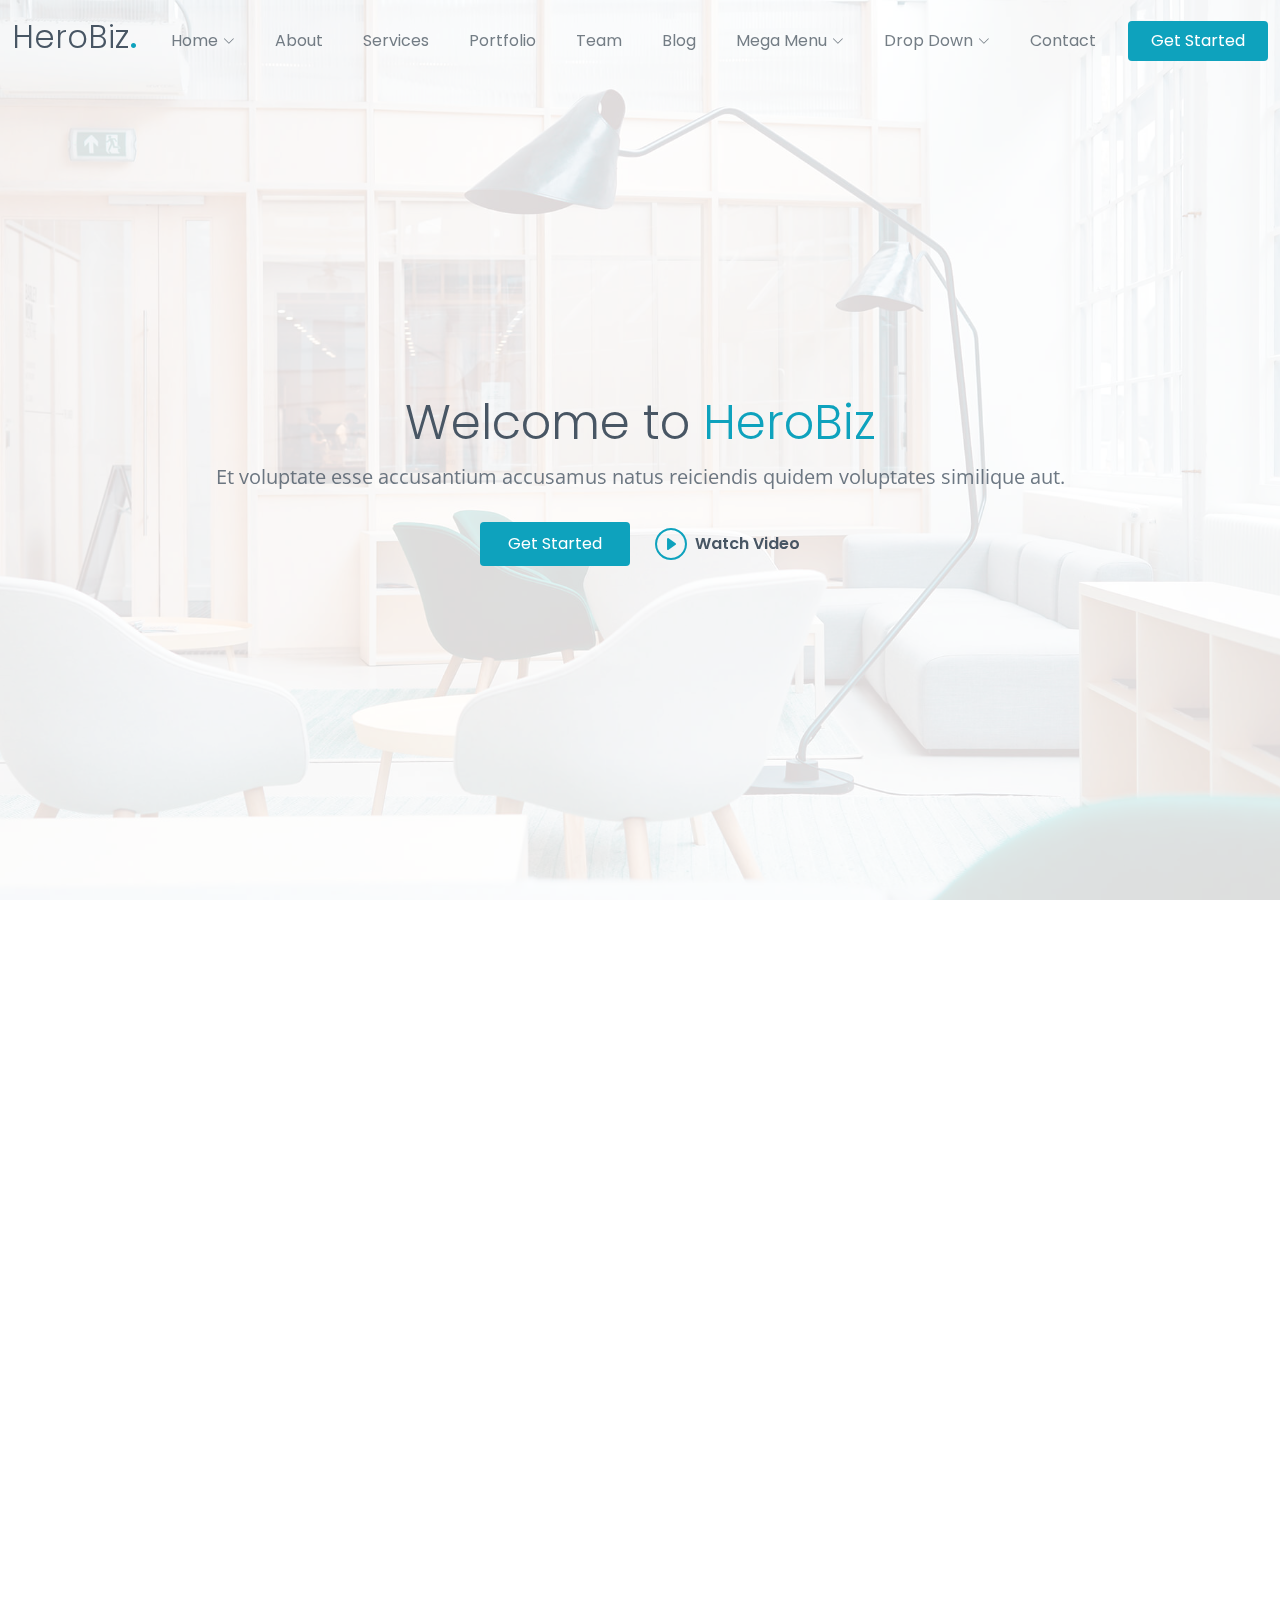
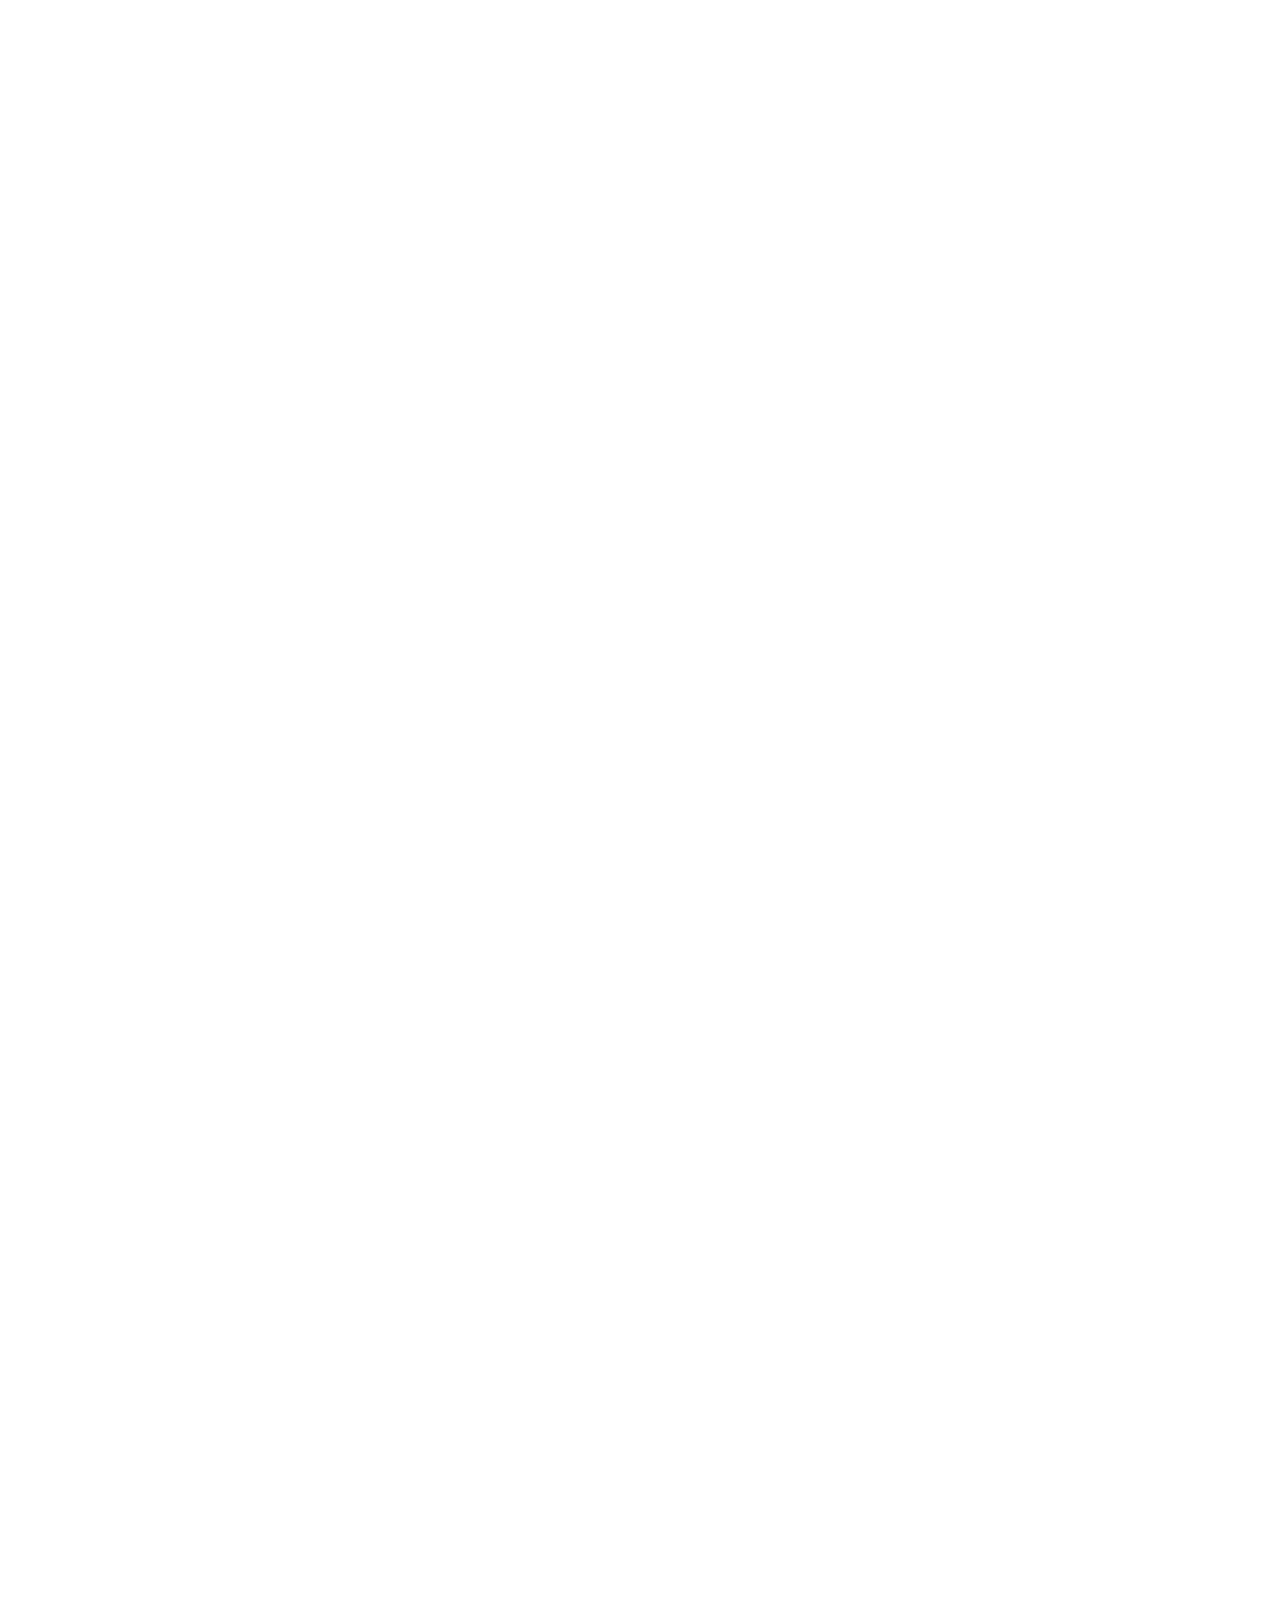
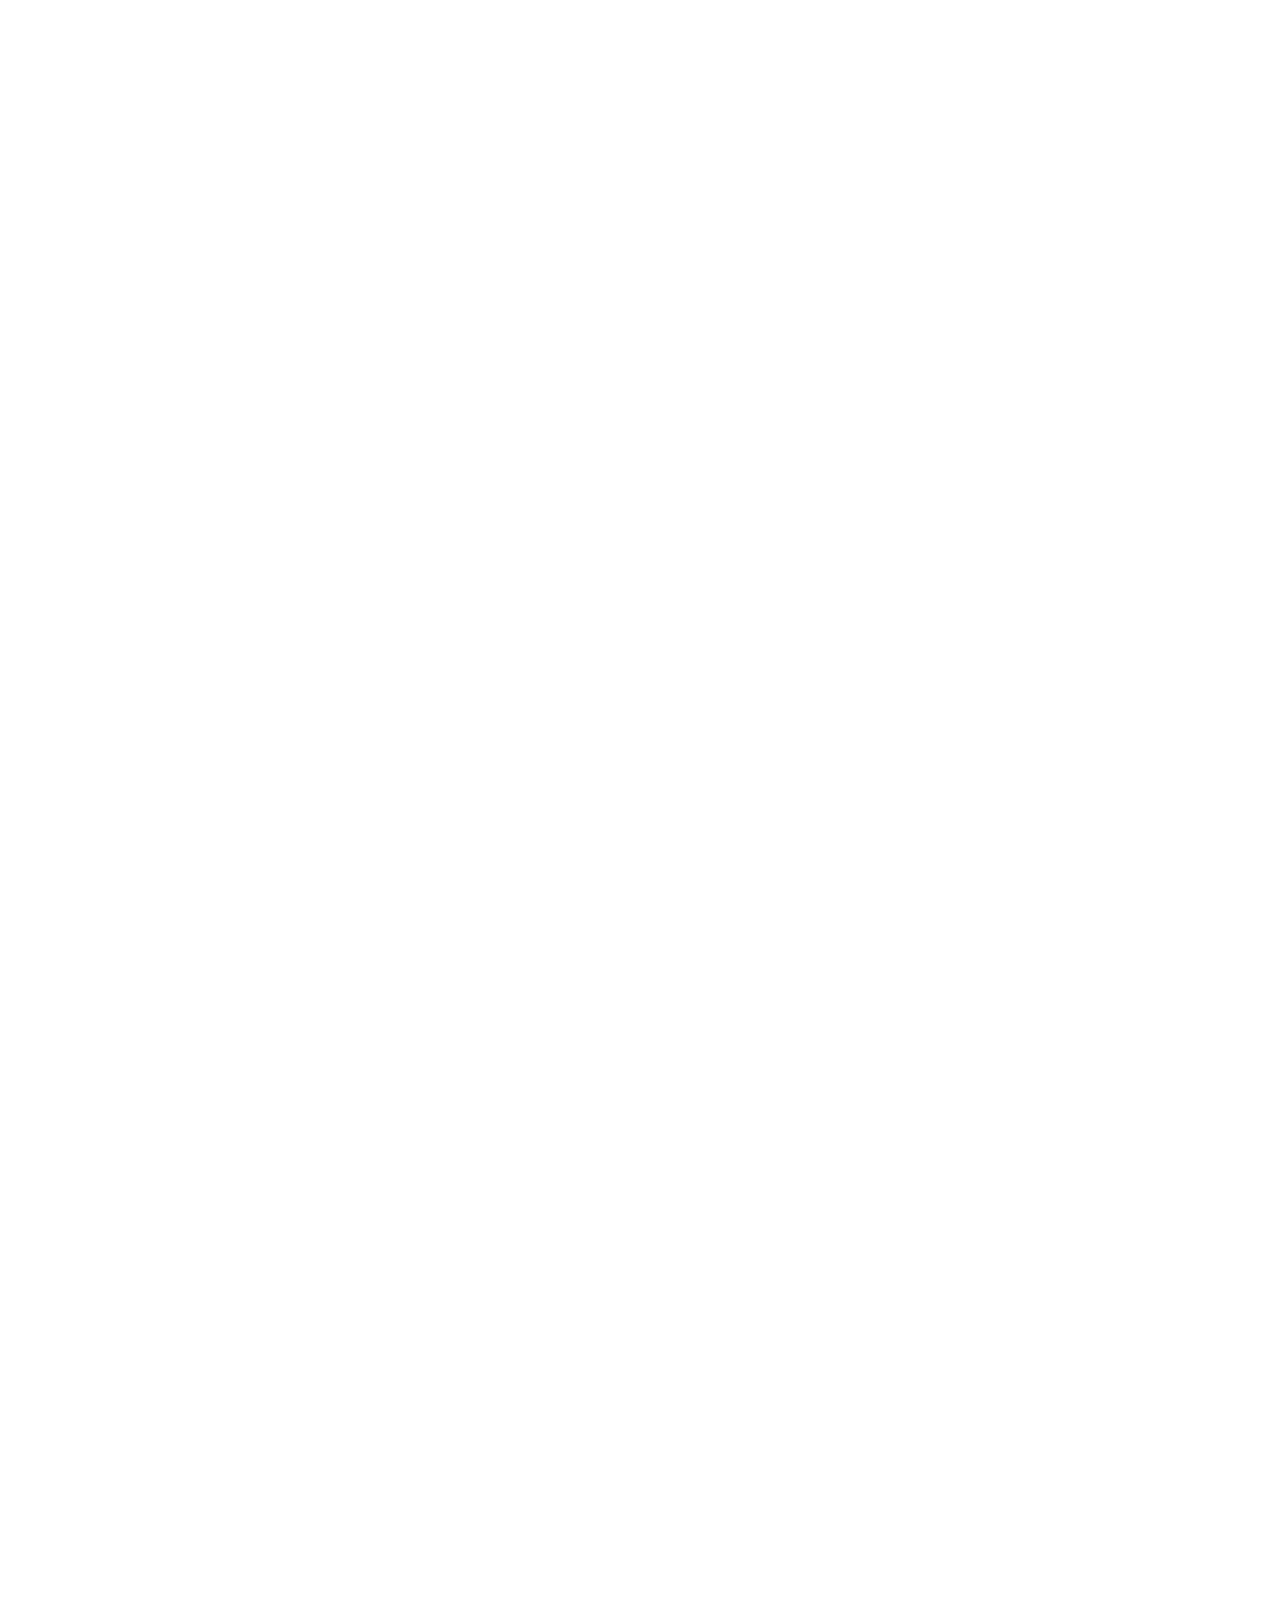
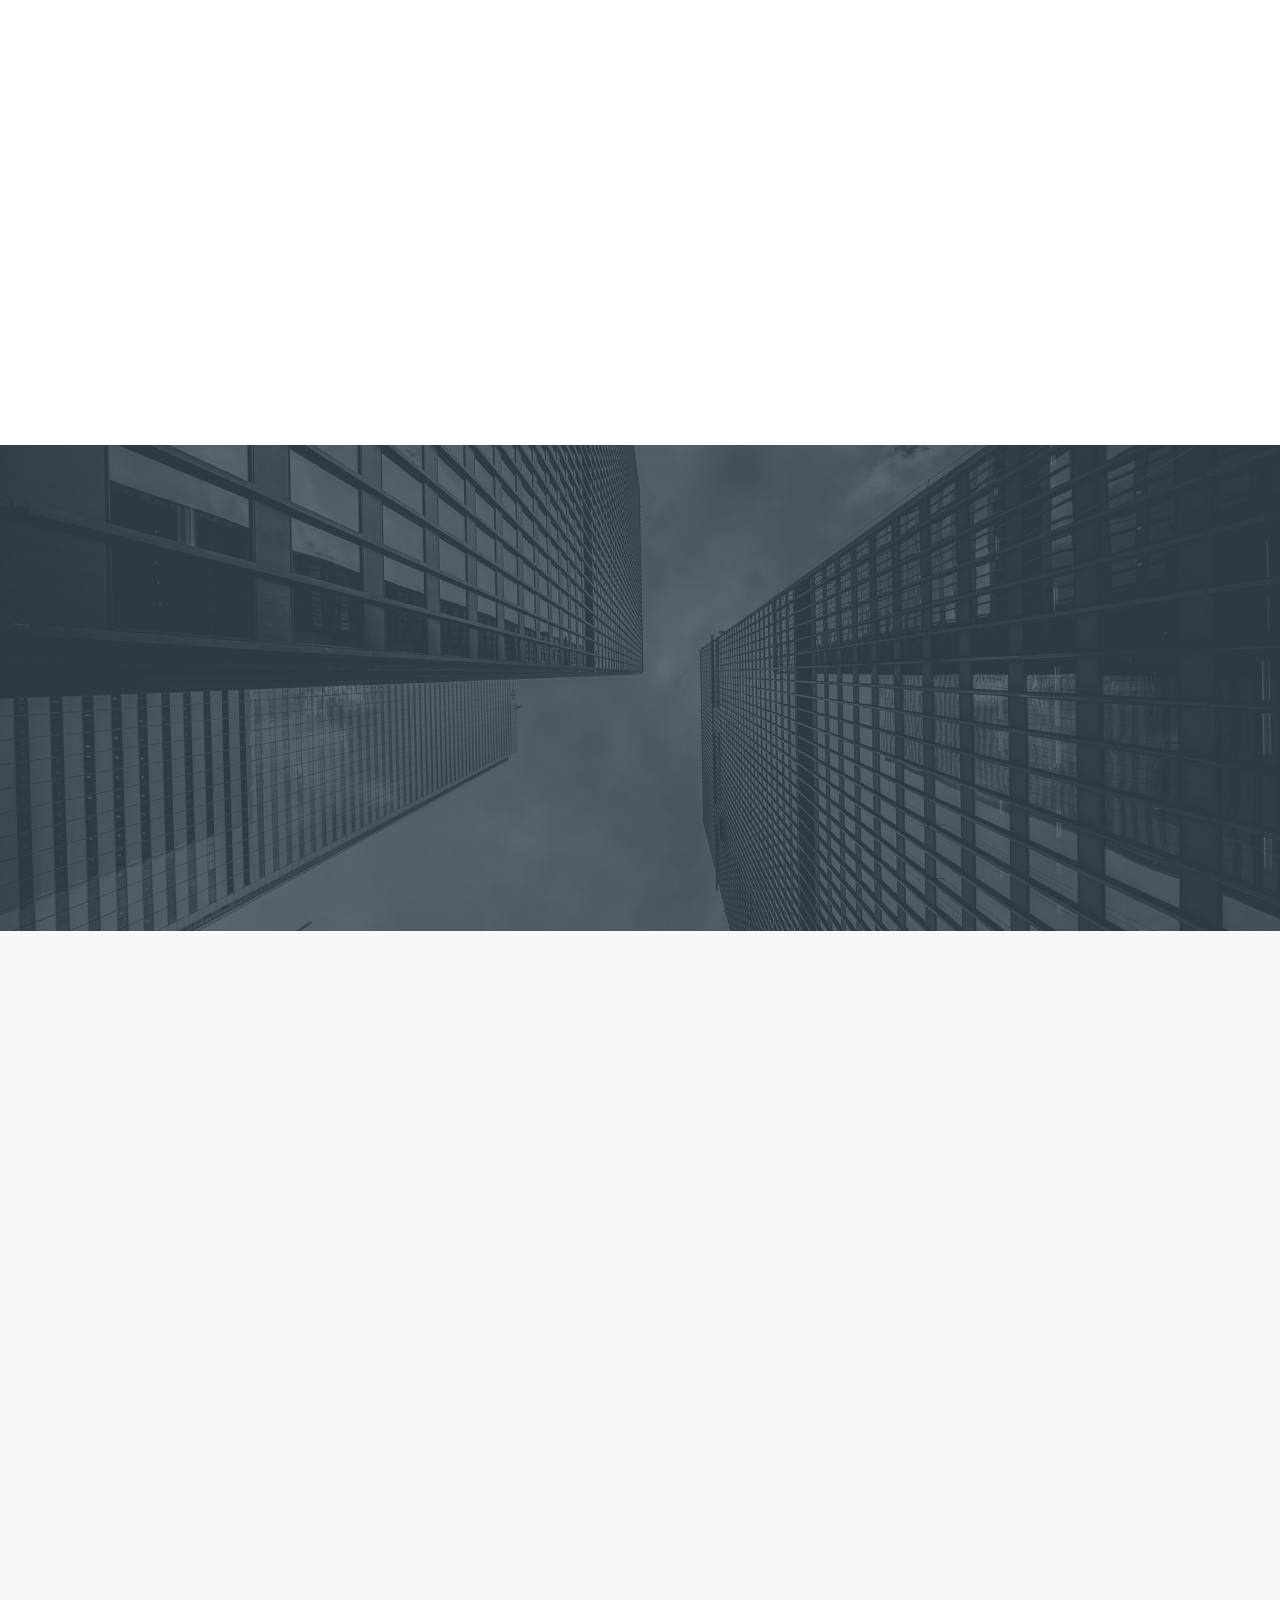
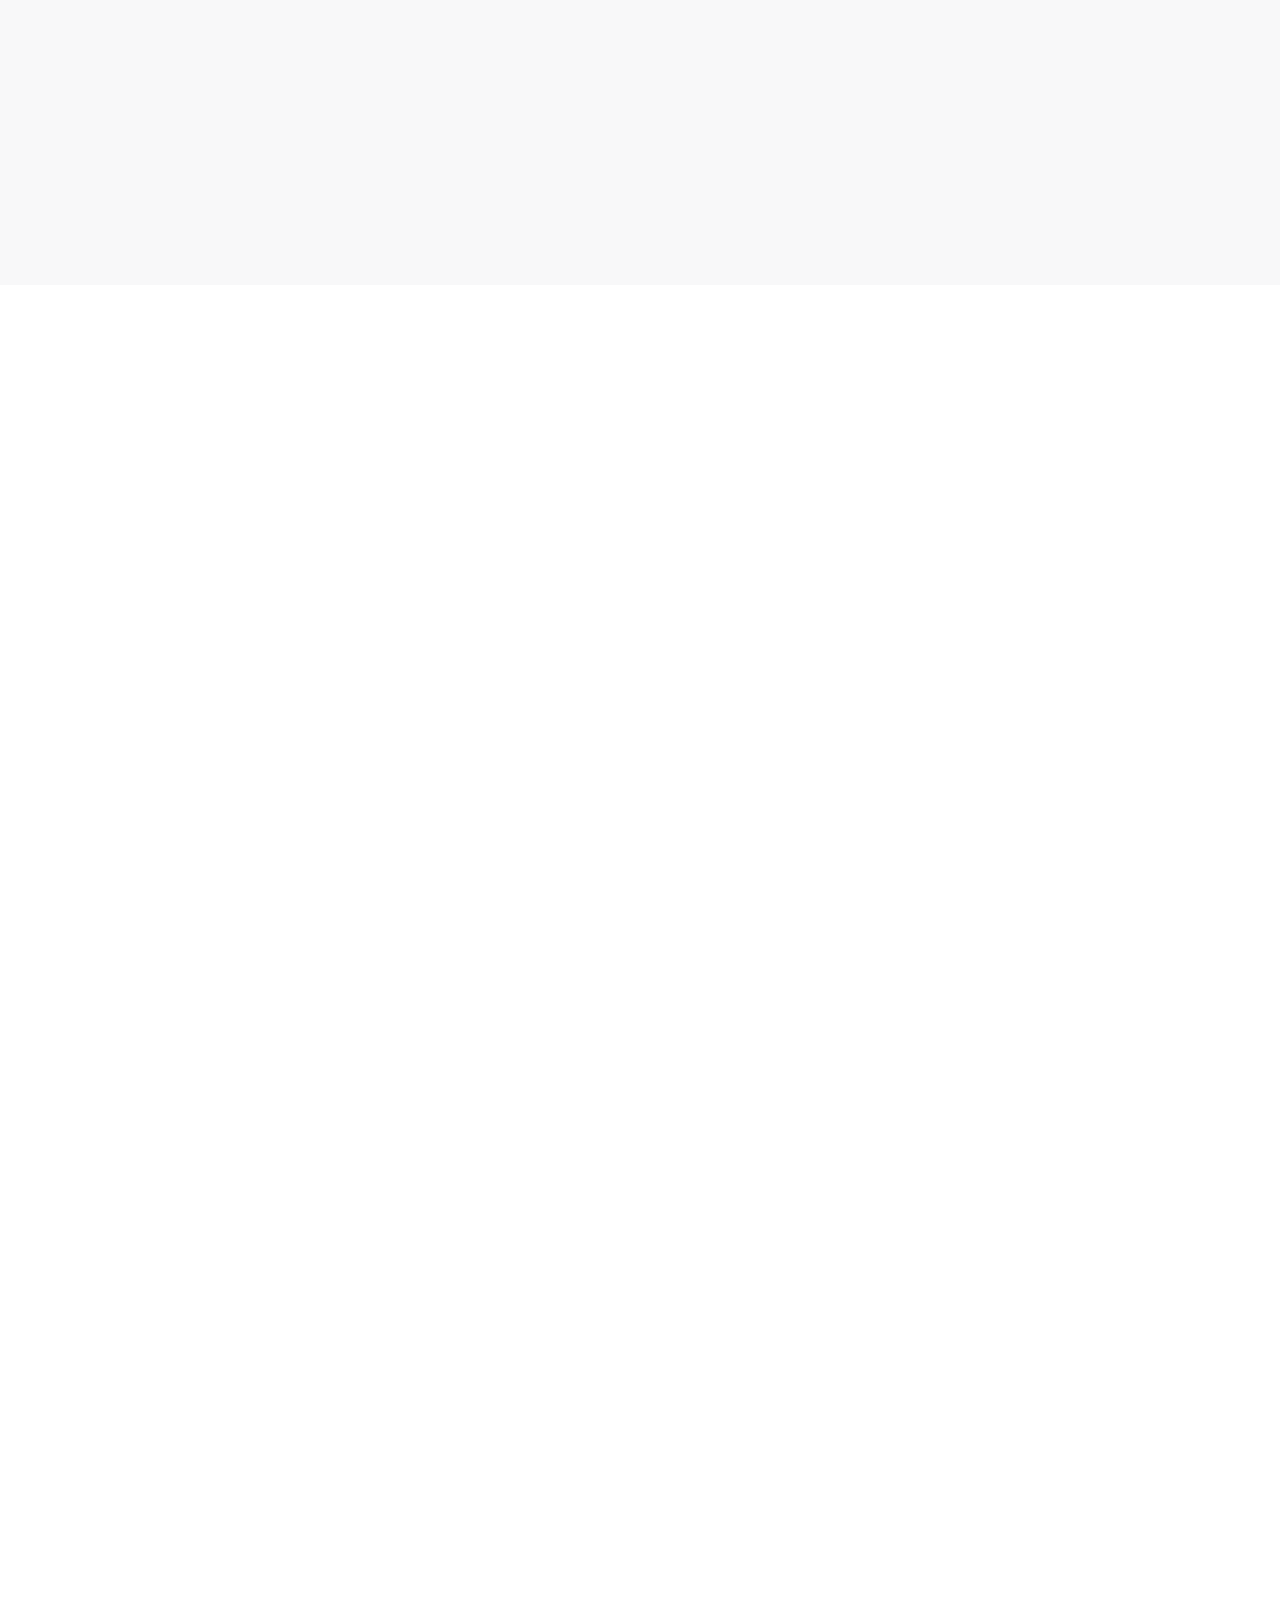
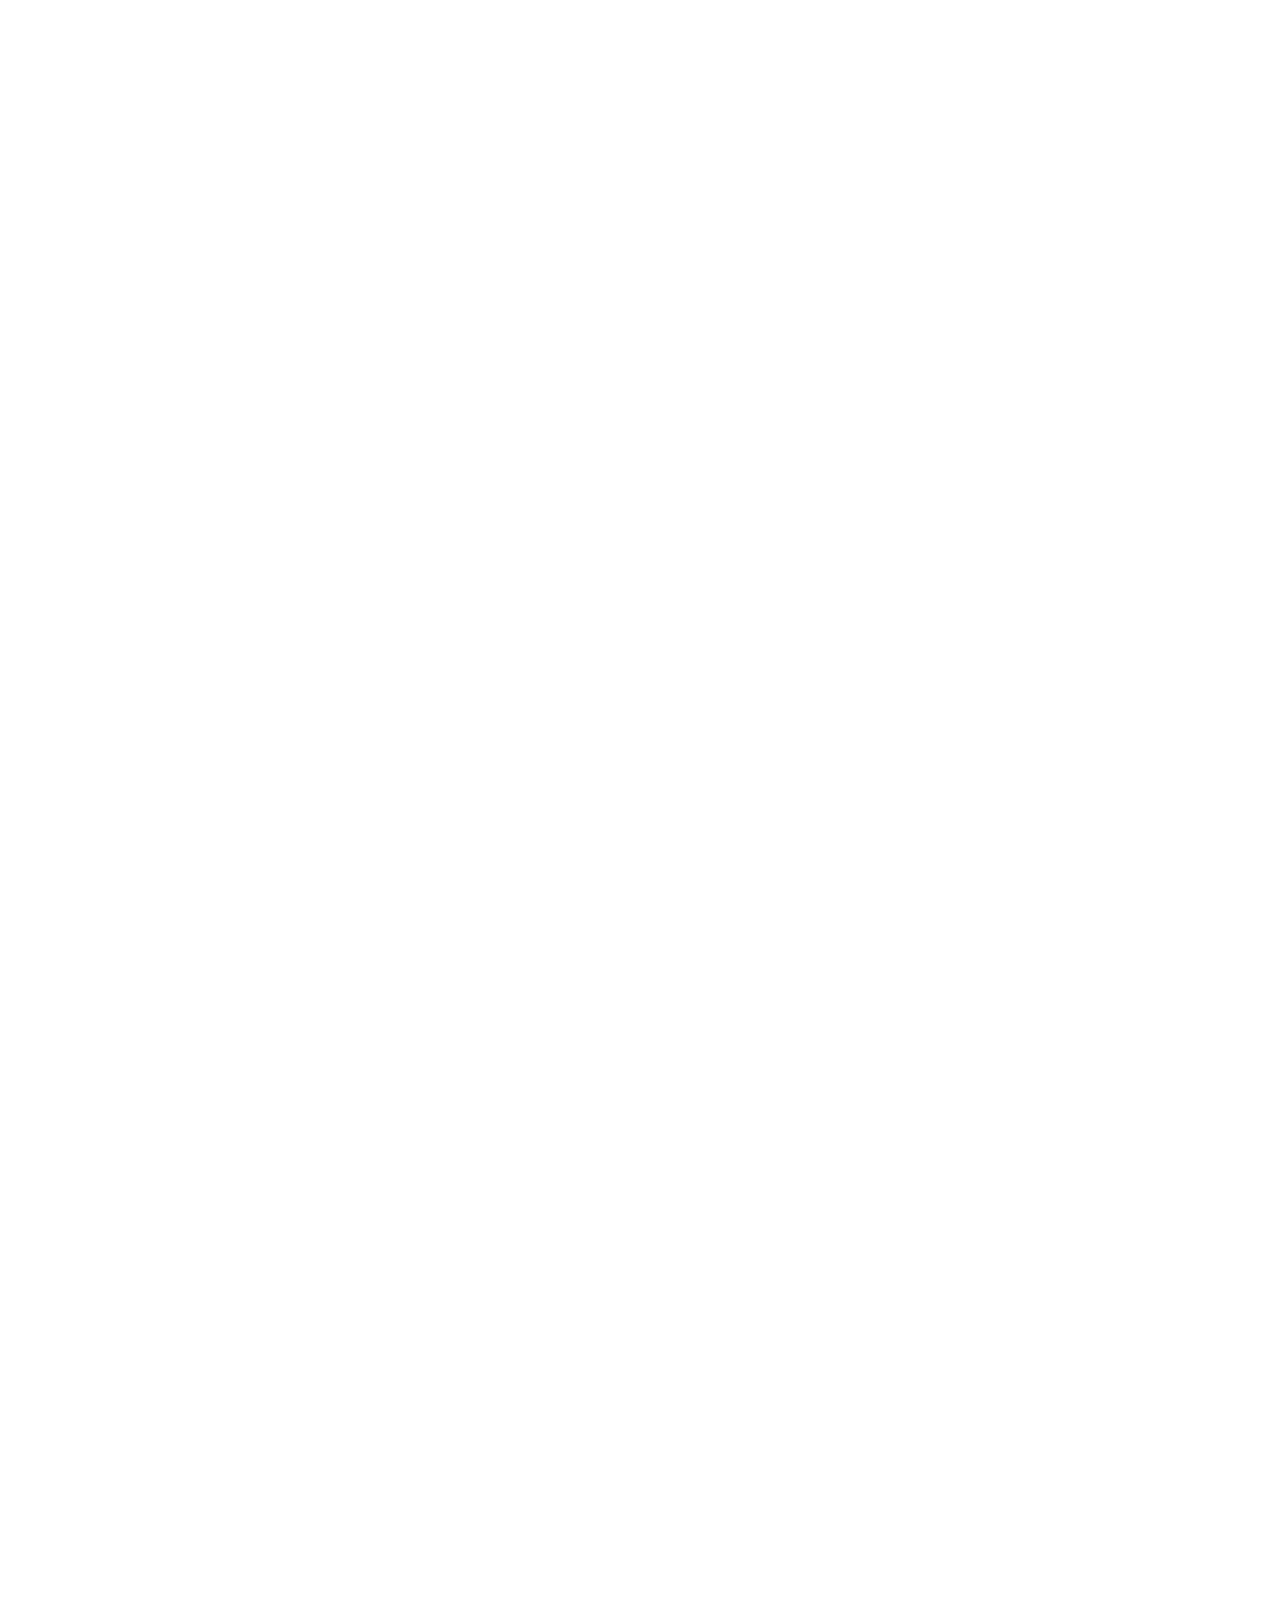
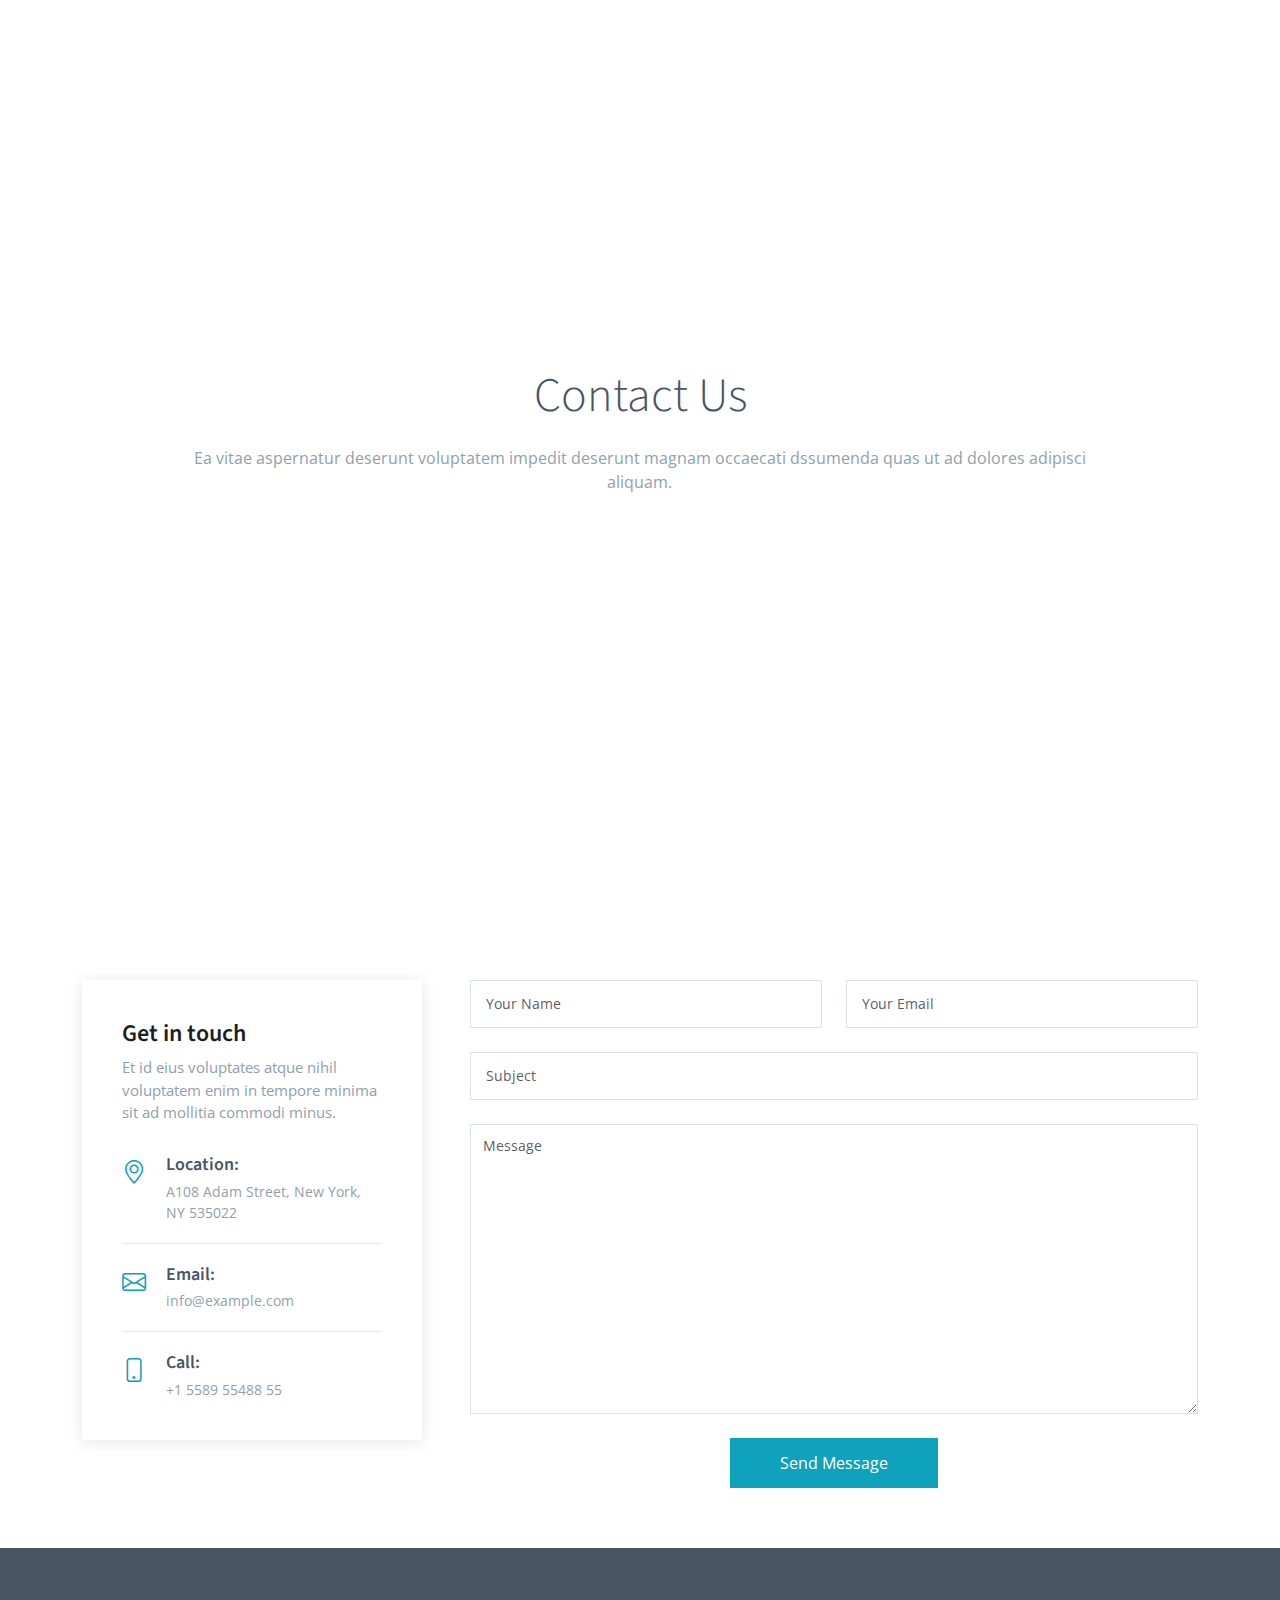
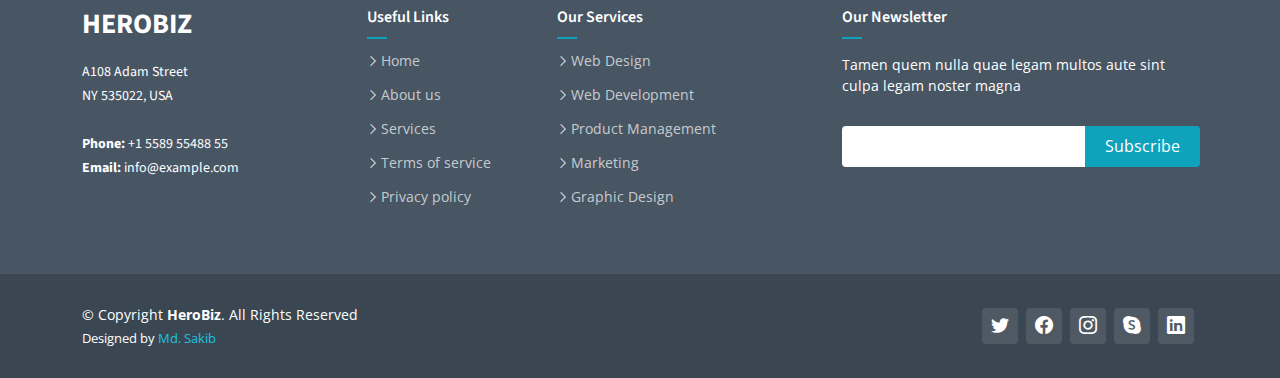
<file: index-3.html>
<!DOCTYPE html>
<html lang="en">

<head>
  <meta charset="utf-8">
  <meta content="width=device-width, initial-scale=1.0" name="viewport">

  <title>HeroBiz - Home 3</title>
  <meta content="" name="description">
  <meta content="" name="keywords">

  <!-- Favicons -->
  <link href="assets/img/favicon.png" rel="icon">
  <link href="assets/img/apple-touch-icon.png" rel="apple-touch-icon">

  <!-- Google Fonts -->
  <link rel="preconnect" href="https://fonts.googleapis.com">
  <link rel="preconnect" href="https://fonts.gstatic.com" crossorigin>
  <link href="https://fonts.googleapis.com/css2?family=Open+Sans:ital,wght@0,300;0,400;0,500;0,600;0,700;1,300;1,400;1,500;1,600;1,700&family=Poppins:ital,wght@0,300;0,400;0,500;0,600;0,700;1,300;1,400;1,500;1,600;1,700&family=Source+Sans+Pro:ital,wght@0,300;0,400;0,600;0,700;1,300;1,400;1,600;1,700&display=swap" rel="stylesheet">

  <!-- Vendor CSS Files -->
  <link href="assets/vendor/bootstrap/css/bootstrap.min.css" rel="stylesheet">
  <link href="assets/vendor/bootstrap-icons/bootstrap-icons.css" rel="stylesheet">
  <link href="assets/vendor/aos/aos.css" rel="stylesheet">
  <link href="assets/vendor/glightbox/css/glightbox.min.css" rel="stylesheet">
  <link href="assets/vendor/swiper/swiper-bundle.min.css" rel="stylesheet">

  <!-- Variables CSS Files. Uncomment your preferred color scheme -->
  <link href="assets/css/variables.css" rel="stylesheet">
  <!-- <link href="assets/css/variables-blue.css" rel="stylesheet"> -->
  <!-- <link href="assets/css/variables-green.css" rel="stylesheet"> -->
  <!-- <link href="assets/css/variables-orange.css" rel="stylesheet"> -->
  <!-- <link href="assets/css/variables-purple.css" rel="stylesheet"> -->
  <!-- <link href="assets/css/variables-red.css" rel="stylesheet"> -->
  <!-- <link href="assets/css/variables-pink.css" rel="stylesheet"> -->

  <!-- Template Main CSS File -->
  <link href="assets/css/main.css" rel="stylesheet">

</head>

<body>

  <!-- ======= Header ======= -->
  <header id="header" class="header fixed-top" data-scrollto-offset="0">
    <div class="container-fluid d-flex align-items-center justify-content-between">

      <a href="index.html" class="logo d-flex align-items-center scrollto me-auto me-lg-0">
        <!-- Uncomment the line below if you also wish to use an image logo -->
        <!-- <img src="assets/img/logo.png" alt=""> -->
        <h1>HeroBiz<span>.</span></h1>
      </a>

      <nav id="navbar" class="navbar">
        <ul>

          <li class="dropdown"><a href="#"><span>Home</span> <i class="bi bi-chevron-down dropdown-indicator"></i></a>
            <ul>
              <li><a href="index.html">Home 1 - index.html</a></li>
              <li><a href="index-2.html">Home 2 - index-2.html</a></li>
              <li><a href="index-3.html" class="active">Home 3 - index-3.html</a></li>
              <li><a href="index-4.html">Home 4 - index-4.html</a></li>
            </ul>
          </li>

          <li><a class="nav-link scrollto" href="index.html#about">About</a></li>
          <li><a class="nav-link scrollto" href="index.html#services">Services</a></li>
          <li><a class="nav-link scrollto" href="index.html#portfolio">Portfolio</a></li>
          <li><a class="nav-link scrollto" href="index.html#team">Team</a></li>
          <li><a href="blog.html">Blog</a></li>
          <li class="dropdown megamenu"><a href="#"><span>Mega Menu</span> <i class="bi bi-chevron-down dropdown-indicator"></i></a>
            <ul>
              <li>
                <a href="#">Column 1 link 1</a>
                <a href="#">Column 1 link 2</a>
                <a href="#">Column 1 link 3</a>
              </li>
              <li>
                <a href="#">Column 2 link 1</a>
                <a href="#">Column 2 link 2</a>
                <a href="#">Column 3 link 3</a>
              </li>
              <li>
                <a href="#">Column 3 link 1</a>
                <a href="#">Column 3 link 2</a>
                <a href="#">Column 3 link 3</a>
              </li>
              <li>
                <a href="#">Column 4 link 1</a>
                <a href="#">Column 4 link 2</a>
                <a href="#">Column 4 link 3</a>
              </li>
            </ul>
          </li>
          <li class="dropdown"><a href="#"><span>Drop Down</span> <i class="bi bi-chevron-down dropdown-indicator"></i></a>
            <ul>
              <li><a href="#">Drop Down 1</a></li>
              <li class="dropdown"><a href="#"><span>Deep Drop Down</span> <i class="bi bi-chevron-down dropdown-indicator"></i></a>
                <ul>
                  <li><a href="#">Deep Drop Down 1</a></li>
                  <li><a href="#">Deep Drop Down 2</a></li>
                  <li><a href="#">Deep Drop Down 3</a></li>
                  <li><a href="#">Deep Drop Down 4</a></li>
                  <li><a href="#">Deep Drop Down 5</a></li>
                </ul>
              </li>
              <li><a href="#">Drop Down 2</a></li>
              <li><a href="#">Drop Down 3</a></li>
              <li><a href="#">Drop Down 4</a></li>
            </ul>
          </li>
          <li><a class="nav-link scrollto" href="index.html#contact">Contact</a></li>
        </ul>
        <i class="bi bi-list mobile-nav-toggle d-none"></i>
      </nav><!-- .navbar -->

      <a class="btn-getstarted scrollto" href="index.html#about">Get Started</a>

    </div>
  </header><!-- End Header -->

  <section id="hero-fullscreen" class="hero-fullscreen d-flex align-items-center">
    <div class="container d-flex flex-column align-items-center position-relative" data-aos="zoom-out">
      <h2>Welcome to <span>HeroBiz</span></h2>
      <p>Et voluptate esse accusantium accusamus natus reiciendis quidem voluptates similique aut.</p>
      <div class="d-flex">
        <a href="#about" class="btn-get-started scrollto">Get Started</a>
        <a href="https://www.youtube.com/watch?v=LXb3EKWsInQ" class="glightbox btn-watch-video d-flex align-items-center"><i class="bi bi-play-circle"></i><span>Watch Video</span></a>
      </div>
    </div>
  </section>

  <main id="main">

    <!-- ======= Featured Services Section ======= -->
    <section id="featured-services" class="featured-services">
      <div class="container">

        <div class="row gy-4">

          <div class="col-xl-3 col-md-6 d-flex" data-aos="zoom-out">
            <div class="service-item position-relative">
              <div class="icon"><i class="bi bi-activity icon"></i></div>
              <h4><a href="" class="stretched-link">Lorem Ipsum</a></h4>
              <p>Voluptatum deleniti atque corrupti quos dolores et quas molestias excepturi</p>
            </div>
          </div><!-- End Service Item -->

          <div class="col-xl-3 col-md-6 d-flex" data-aos="zoom-out" data-aos-delay="200">
            <div class="service-item position-relative">
              <div class="icon"><i class="bi bi-bounding-box-circles icon"></i></div>
              <h4><a href="" class="stretched-link">Sed ut perspici</a></h4>
              <p>Duis aute irure dolor in reprehenderit in voluptate velit esse cillum dolore</p>
            </div>
          </div><!-- End Service Item -->

          <div class="col-xl-3 col-md-6 d-flex" data-aos="zoom-out" data-aos-delay="400">
            <div class="service-item position-relative">
              <div class="icon"><i class="bi bi-calendar4-week icon"></i></div>
              <h4><a href="" class="stretched-link">Magni Dolores</a></h4>
              <p>Excepteur sint occaecat cupidatat non proident, sunt in culpa qui officia</p>
            </div>
          </div><!-- End Service Item -->

          <div class="col-xl-3 col-md-6 d-flex" data-aos="zoom-out" data-aos-delay="600">
            <div class="service-item position-relative">
              <div class="icon"><i class="bi bi-broadcast icon"></i></div>
              <h4><a href="" class="stretched-link">Nemo Enim</a></h4>
              <p>At vero eos et accusamus et iusto odio dignissimos ducimus qui blanditiis</p>
            </div>
          </div><!-- End Service Item -->

        </div>

      </div>
    </section><!-- End Featured Services Section -->

    <!-- ======= About Section ======= -->
    <section id="about" class="about">
      <div class="container" data-aos="fade-up">

        <div class="section-header">
          <h2>About Us</h2>
          <p>Architecto nobis eos vel nam quidem vitae temporibus voluptates qui hic deserunt iusto omnis nam voluptas asperiores sequi tenetur dolores incidunt enim voluptatem magnam cumque fuga.</p>
        </div>

        <div class="row g-4 g-lg-5" data-aos="fade-up" data-aos-delay="200">

          <div class="col-lg-5">
            <div class="about-img">
              <img src="assets/img/about.jpg" class="img-fluid" alt="">
            </div>
          </div>

          <div class="col-lg-7">
            <h3 class="pt-0 pt-lg-5">Neque officiis dolore maiores et exercitationem quae est seda lidera pat claero</h3>

            <!-- Tabs -->
            <ul class="nav nav-pills mb-3">
              <li><a class="nav-link active" data-bs-toggle="pill" href="#tab1">Saepe fuga</a></li>
              <li><a class="nav-link" data-bs-toggle="pill" href="#tab2">Voluptates</a></li>
              <li><a class="nav-link" data-bs-toggle="pill" href="#tab3">Corrupti</a></li>
            </ul><!-- End Tabs -->

            <!-- Tab Content -->
            <div class="tab-content">

              <div class="tab-pane fade show active" id="tab1">

                <p class="fst-italic">Consequuntur inventore voluptates consequatur aut vel et. Eos doloribus expedita. Sapiente atque consequatur minima nihil quae aspernatur quo suscipit voluptatem.</p>

                <div class="d-flex align-items-center mt-4">
                  <i class="bi bi-check2"></i>
                  <h4>Repudiandae rerum velit modi et officia quasi facilis</h4>
                </div>
                <p>Laborum omnis voluptates voluptas qui sit aliquam blanditiis. Sapiente minima commodi dolorum non eveniet magni quaerat nemo et.</p>

                <div class="d-flex align-items-center mt-4">
                  <i class="bi bi-check2"></i>
                  <h4>Incidunt non veritatis illum ea ut nisi</h4>
                </div>
                <p>Non quod totam minus repellendus autem sint velit. Rerum debitis facere soluta tenetur. Iure molestiae assumenda sunt qui inventore eligendi voluptates nisi at. Dolorem quo tempora. Quia et perferendis.</p>

                <div class="d-flex align-items-center mt-4">
                  <i class="bi bi-check2"></i>
                  <h4>Omnis ab quia nemo dignissimos rem eum quos..</h4>
                </div>
                <p>Eius alias aut cupiditate. Dolor voluptates animi ut blanditiis quos nam. Magnam officia aut ut alias quo explicabo ullam esse. Sunt magnam et dolorem eaque magnam odit enim quaerat. Vero error error voluptatem eum.</p>

              </div><!-- End Tab 1 Content -->

              <div class="tab-pane fade show" id="tab2">

                <p class="fst-italic">Consequuntur inventore voluptates consequatur aut vel et. Eos doloribus expedita. Sapiente atque consequatur minima nihil quae aspernatur quo suscipit voluptatem.</p>

                <div class="d-flex align-items-center mt-4">
                  <i class="bi bi-check2"></i>
                  <h4>Repudiandae rerum velit modi et officia quasi facilis</h4>
                </div>
                <p>Laborum omnis voluptates voluptas qui sit aliquam blanditiis. Sapiente minima commodi dolorum non eveniet magni quaerat nemo et.</p>

                <div class="d-flex align-items-center mt-4">
                  <i class="bi bi-check2"></i>
                  <h4>Incidunt non veritatis illum ea ut nisi</h4>
                </div>
                <p>Non quod totam minus repellendus autem sint velit. Rerum debitis facere soluta tenetur. Iure molestiae assumenda sunt qui inventore eligendi voluptates nisi at. Dolorem quo tempora. Quia et perferendis.</p>

                <div class="d-flex align-items-center mt-4">
                  <i class="bi bi-check2"></i>
                  <h4>Omnis ab quia nemo dignissimos rem eum quos..</h4>
                </div>
                <p>Eius alias aut cupiditate. Dolor voluptates animi ut blanditiis quos nam. Magnam officia aut ut alias quo explicabo ullam esse. Sunt magnam et dolorem eaque magnam odit enim quaerat. Vero error error voluptatem eum.</p>

              </div><!-- End Tab 2 Content -->

              <div class="tab-pane fade show" id="tab3">

                <p class="fst-italic">Consequuntur inventore voluptates consequatur aut vel et. Eos doloribus expedita. Sapiente atque consequatur minima nihil quae aspernatur quo suscipit voluptatem.</p>

                <div class="d-flex align-items-center mt-4">
                  <i class="bi bi-check2"></i>
                  <h4>Repudiandae rerum velit modi et officia quasi facilis</h4>
                </div>
                <p>Laborum omnis voluptates voluptas qui sit aliquam blanditiis. Sapiente minima commodi dolorum non eveniet magni quaerat nemo et.</p>

                <div class="d-flex align-items-center mt-4">
                  <i class="bi bi-check2"></i>
                  <h4>Incidunt non veritatis illum ea ut nisi</h4>
                </div>
                <p>Non quod totam minus repellendus autem sint velit. Rerum debitis facere soluta tenetur. Iure molestiae assumenda sunt qui inventore eligendi voluptates nisi at. Dolorem quo tempora. Quia et perferendis.</p>

                <div class="d-flex align-items-center mt-4">
                  <i class="bi bi-check2"></i>
                  <h4>Omnis ab quia nemo dignissimos rem eum quos..</h4>
                </div>
                <p>Eius alias aut cupiditate. Dolor voluptates animi ut blanditiis quos nam. Magnam officia aut ut alias quo explicabo ullam esse. Sunt magnam et dolorem eaque magnam odit enim quaerat. Vero error error voluptatem eum.</p>

              </div><!-- End Tab 3 Content -->

            </div>

          </div>

        </div>

      </div>
    </section><!-- End About Section -->

    <!-- ======= Clients Section ======= -->
    <section id="clients" class="clients">
      <div class="container" data-aos="zoom-out">

        <div class="clients-slider swiper">
          <div class="swiper-wrapper align-items-center">
            <div class="swiper-slide"><img src="assets/img/clients/client-1.png" class="img-fluid" alt=""></div>
            <div class="swiper-slide"><img src="assets/img/clients/client-2.png" class="img-fluid" alt=""></div>
            <div class="swiper-slide"><img src="assets/img/clients/client-3.png" class="img-fluid" alt=""></div>
            <div class="swiper-slide"><img src="assets/img/clients/client-4.png" class="img-fluid" alt=""></div>
            <div class="swiper-slide"><img src="assets/img/clients/client-5.png" class="img-fluid" alt=""></div>
            <div class="swiper-slide"><img src="assets/img/clients/client-6.png" class="img-fluid" alt=""></div>
            <div class="swiper-slide"><img src="assets/img/clients/client-7.png" class="img-fluid" alt=""></div>
            <div class="swiper-slide"><img src="assets/img/clients/client-8.png" class="img-fluid" alt=""></div>
          </div>
        </div>

      </div>
    </section><!-- End Clients Section -->

    <!-- ======= Call To Action Section ======= -->
    <section id="cta" class="cta">
      <div class="container" data-aos="zoom-out">

        <div class="row g-5">

          <div class="col-lg-8 col-md-6 content d-flex flex-column justify-content-center order-last order-md-first">
            <h3>Alias sunt quas <em>Cupiditate</em> oluptas hic minima</h3>
            <p> Duis aute irure dolor in reprehenderit in voluptate velit esse cillum dolore eu fugiat nulla pariatur. Excepteur sint occaecat cupidatat non proident, sunt in culpa qui officia deserunt mollit anim id est laborum.</p>
            <a class="cta-btn align-self-start" href="#">Call To Action</a>
          </div>

          <div class="col-lg-4 col-md-6 order-first order-md-last d-flex align-items-center">
            <div class="img">
              <img src="assets/img/cta.jpg" alt="" class="img-fluid">
            </div>
          </div>

        </div>

      </div>
    </section><!-- End Call To Action Section -->

    <!-- ======= On Focus Section ======= -->
    <section id="onfocus" class="onfocus">
      <div class="container-fluid p-0" data-aos="fade-up">

        <div class="row g-0">
          <div class="col-lg-6 video-play position-relative">
            <a href="https://www.youtube.com/watch?v=LXb3EKWsInQ" class="glightbox play-btn"></a>
          </div>
          <div class="col-lg-6">
            <div class="content d-flex flex-column justify-content-center h-100">
              <h3>Voluptatem dignissimos provident quasi corporis</h3>
              <p class="fst-italic">
                Lorem ipsum dolor sit amet, consectetur adipiscing elit, sed do eiusmod tempor incididunt ut labore et dolore
                magna aliqua.
              </p>
              <ul>
                <li><i class="bi bi-check-circle"></i> Ullamco laboris nisi ut aliquip ex ea commodo consequat.</li>
                <li><i class="bi bi-check-circle"></i> Duis aute irure dolor in reprehenderit in voluptate velit.</li>
                <li><i class="bi bi-check-circle"></i> Ullamco laboris nisi ut aliquip ex ea commodo consequat. Duis aute irure dolor in reprehenderit in voluptate trideta storacalaperda mastiro dolore eu fugiat nulla pariatur.</li>
              </ul>
              <a href="#" class="read-more align-self-start"><span>Read More</span><i class="bi bi-arrow-right"></i></a>
            </div>
          </div>
        </div>

      </div>
    </section><!-- End On Focus Section -->

    <!-- ======= Features Section ======= -->
    <section id="features" class="features">
      <div class="container" data-aos="fade-up">

        <ul class="nav nav-tabs row gy-4 d-flex">

          <li class="nav-item col-6 col-md-4 col-lg-2">
            <a class="nav-link active show" data-bs-toggle="tab" data-bs-target="#tab-1">
              <i class="bi bi-binoculars color-cyan"></i>
              <h4>Modinest</h4>
            </a>
          </li><!-- End Tab 1 Nav -->

          <li class="nav-item col-6 col-md-4 col-lg-2">
            <a class="nav-link" data-bs-toggle="tab" data-bs-target="#tab-2">
              <i class="bi bi-box-seam color-indigo"></i>
              <h4>Undaesenti</h4>
            </a>
          </li><!-- End Tab 2 Nav -->

          <li class="nav-item col-6 col-md-4 col-lg-2">
            <a class="nav-link" data-bs-toggle="tab" data-bs-target="#tab-3">
              <i class="bi bi-brightness-high color-teal"></i>
              <h4>Pariatur</h4>
            </a>
          </li><!-- End Tab 3 Nav -->

          <li class="nav-item col-6 col-md-4 col-lg-2">
            <a class="nav-link" data-bs-toggle="tab" data-bs-target="#tab-4">
              <i class="bi bi-command color-red"></i>
              <h4>Nostrum</h4>
            </a>
          </li><!-- End Tab 4 Nav -->

          <li class="nav-item col-6 col-md-4 col-lg-2">
            <a class="nav-link" data-bs-toggle="tab" data-bs-target="#tab-5">
              <i class="bi bi-easel color-blue"></i>
              <h4>Adipiscing</h4>
            </a>
          </li><!-- End Tab 5 Nav -->

          <li class="nav-item col-6 col-md-4 col-lg-2">
            <a class="nav-link" data-bs-toggle="tab" data-bs-target="#tab-6">
              <i class="bi bi-map color-orange"></i>
              <h4>Reprehit</h4>
            </a>
          </li><!-- End Tab 6 Nav -->

        </ul>

        <div class="tab-content">

          <div class="tab-pane active show" id="tab-1">
            <div class="row gy-4">
              <div class="col-lg-8 order-2 order-lg-1" data-aos="fade-up" data-aos-delay="100">
                <h3>Modinest</h3>
                <p class="fst-italic">
                  Lorem ipsum dolor sit amet, consectetur adipiscing elit, sed do eiusmod tempor incididunt ut labore et dolore
                  magna aliqua.
                </p>
                <ul>
                  <li><i class="bi bi-check-circle-fill"></i> Ullamco laboris nisi ut aliquip ex ea commodo consequat.</li>
                  <li><i class="bi bi-check-circle-fill"></i> Duis aute irure dolor in reprehenderit in voluptate velit.</li>
                  <li><i class="bi bi-check-circle-fill"></i> Ullamco laboris nisi ut aliquip ex ea commodo consequat. Duis aute irure dolor in reprehenderit in voluptate trideta storacalaperda mastiro dolore eu fugiat nulla pariatur.</li>
                </ul>
                <p>
                  Ullamco laboris nisi ut aliquip ex ea commodo consequat. Duis aute irure dolor in reprehenderit in voluptate
                  velit esse cillum dolore eu fugiat nulla pariatur. Excepteur sint occaecat cupidatat non proident, sunt in
                  culpa qui officia deserunt mollit anim id est laborum
                </p>
              </div>
              <div class="col-lg-4 order-1 order-lg-2 text-center" data-aos="fade-up" data-aos-delay="200">
                <img src="assets/img/features-1.svg" alt="" class="img-fluid">
              </div>
            </div>
          </div><!-- End Tab Content 1 -->

          <div class="tab-pane" id="tab-2">
            <div class="row gy-4">
              <div class="col-lg-8 order-2 order-lg-1">
                <h3>Undaesenti</h3>
                <p>
                  Ullamco laboris nisi ut aliquip ex ea commodo consequat. Duis aute irure dolor in reprehenderit in voluptate
                  velit esse cillum dolore eu fugiat nulla pariatur. Excepteur sint occaecat cupidatat non proident, sunt in
                  culpa qui officia deserunt mollit anim id est laborum
                </p>
                <p class="fst-italic">
                  Lorem ipsum dolor sit amet, consectetur adipiscing elit, sed do eiusmod tempor incididunt ut labore et dolore
                  magna aliqua.
                </p>
                <ul>
                  <li><i class="bi bi-check-circle-fill"></i> Ullamco laboris nisi ut aliquip ex ea commodo consequat.</li>
                  <li><i class="bi bi-check-circle-fill"></i> Duis aute irure dolor in reprehenderit in voluptate velit.</li>
                  <li><i class="bi bi-check-circle-fill"></i> Provident mollitia neque rerum asperiores dolores quos qui a. Ipsum neque dolor voluptate nisi sed.</li>
                  <li><i class="bi bi-check-circle-fill"></i> Ullamco laboris nisi ut aliquip ex ea commodo consequat. Duis aute irure dolor in reprehenderit in voluptate trideta storacalaperda mastiro dolore eu fugiat nulla pariatur.</li>
                </ul>
              </div>
              <div class="col-lg-4 order-1 order-lg-2 text-center">
                <img src="assets/img/features-2.svg" alt="" class="img-fluid">
              </div>
            </div>
          </div><!-- End Tab Content 2 -->

          <div class="tab-pane" id="tab-3">
            <div class="row gy-4">
              <div class="col-lg-8 order-2 order-lg-1">
                <h3>Pariatur</h3>
                <p>
                  Ullamco laboris nisi ut aliquip ex ea commodo consequat. Duis aute irure dolor in reprehenderit in voluptate
                  velit esse cillum dolore eu fugiat nulla pariatur. Excepteur sint occaecat cupidatat non proident, sunt in
                  culpa qui officia deserunt mollit anim id est laborum
                </p>
                <ul>
                  <li><i class="bi bi-check-circle-fill"></i> Ullamco laboris nisi ut aliquip ex ea commodo consequat.</li>
                  <li><i class="bi bi-check-circle-fill"></i> Duis aute irure dolor in reprehenderit in voluptate velit.</li>
                  <li><i class="bi bi-check-circle-fill"></i> Provident mollitia neque rerum asperiores dolores quos qui a. Ipsum neque dolor voluptate nisi sed.</li>
                </ul>
                <p class="fst-italic">
                  Lorem ipsum dolor sit amet, consectetur adipiscing elit, sed do eiusmod tempor incididunt ut labore et dolore
                  magna aliqua.
                </p>
              </div>
              <div class="col-lg-4 order-1 order-lg-2 text-center">
                <img src="assets/img/features-3.svg" alt="" class="img-fluid">
              </div>
            </div>
          </div><!-- End Tab Content 3 -->

          <div class="tab-pane" id="tab-4">
            <div class="row gy-4">
              <div class="col-lg-8 order-2 order-lg-1">
                <h3>Nostrum</h3>
                <p>
                  Ullamco laboris nisi ut aliquip ex ea commodo consequat. Duis aute irure dolor in reprehenderit in voluptate
                  velit esse cillum dolore eu fugiat nulla pariatur. Excepteur sint occaecat cupidatat non proident, sunt in
                  culpa qui officia deserunt mollit anim id est laborum
                </p>
                <p class="fst-italic">
                  Lorem ipsum dolor sit amet, consectetur adipiscing elit, sed do eiusmod tempor incididunt ut labore et dolore
                  magna aliqua.
                </p>
                <ul>
                  <li><i class="bi bi-check-circle-fill"></i> Ullamco laboris nisi ut aliquip ex ea commodo consequat.</li>
                  <li><i class="bi bi-check-circle-fill"></i> Duis aute irure dolor in reprehenderit in voluptate velit.</li>
                  <li><i class="bi bi-check-circle-fill"></i> Ullamco laboris nisi ut aliquip ex ea commodo consequat. Duis aute irure dolor in reprehenderit in voluptate trideta storacalaperda mastiro dolore eu fugiat nulla pariatur.</li>
                </ul>
              </div>
              <div class="col-lg-4 order-1 order-lg-2 text-center">
                <img src="assets/img/features-4.svg" alt="" class="img-fluid">
              </div>
            </div>
          </div><!-- End Tab Content 4 -->

          <div class="tab-pane" id="tab-5">
            <div class="row gy-4">
              <div class="col-lg-8 order-2 order-lg-1">
                <h3>Adipiscing</h3>
                <p>
                  Ullamco laboris nisi ut aliquip ex ea commodo consequat. Duis aute irure dolor in reprehenderit in voluptate
                  velit esse cillum dolore eu fugiat nulla pariatur. Excepteur sint occaecat cupidatat non proident, sunt in
                  culpa qui officia deserunt mollit anim id est laborum
                </p>
                <p class="fst-italic">
                  Lorem ipsum dolor sit amet, consectetur adipiscing elit, sed do eiusmod tempor incididunt ut labore et dolore
                  magna aliqua.
                </p>
                <ul>
                  <li><i class="bi bi-check-circle-fill"></i> Ullamco laboris nisi ut aliquip ex ea commodo consequat.</li>
                  <li><i class="bi bi-check-circle-fill"></i> Duis aute irure dolor in reprehenderit in voluptate velit.</li>
                  <li><i class="bi bi-check-circle-fill"></i> Ullamco laboris nisi ut aliquip ex ea commodo consequat. Duis aute irure dolor in reprehenderit in voluptate trideta storacalaperda mastiro dolore eu fugiat nulla pariatur.</li>
                </ul>
              </div>
              <div class="col-lg-4 order-1 order-lg-2 text-center">
                <img src="assets/img/features-5.svg" alt="" class="img-fluid">
              </div>
            </div>
          </div><!-- End Tab Content 5 -->

          <div class="tab-pane" id="tab-6">
            <div class="row gy-4">
              <div class="col-lg-8 order-2 order-lg-1">
                <h3>Reprehit</h3>
                <p>
                  Ullamco laboris nisi ut aliquip ex ea commodo consequat. Duis aute irure dolor in reprehenderit in voluptate
                  velit esse cillum dolore eu fugiat nulla pariatur. Excepteur sint occaecat cupidatat non proident, sunt in
                  culpa qui officia deserunt mollit anim id est laborum
                </p>
                <p class="fst-italic">
                  Lorem ipsum dolor sit amet, consectetur adipiscing elit, sed do eiusmod tempor incididunt ut labore et dolore
                  magna aliqua.
                </p>
                <ul>
                  <li><i class="bi bi-check-circle-fill"></i> Ullamco laboris nisi ut aliquip ex ea commodo consequat.</li>
                  <li><i class="bi bi-check-circle-fill"></i> Duis aute irure dolor in reprehenderit in voluptate velit.</li>
                  <li><i class="bi bi-check-circle-fill"></i> Ullamco laboris nisi ut aliquip ex ea commodo consequat. Duis aute irure dolor in reprehenderit in voluptate trideta storacalaperda mastiro dolore eu fugiat nulla pariatur.</li>
                </ul>
              </div>
              <div class="col-lg-4 order-1 order-lg-2 text-center">
                <img src="assets/img/features-6.svg" alt="" class="img-fluid">
              </div>
            </div>
          </div><!-- End Tab Content 6 -->

        </div>

      </div>
    </section><!-- End Features Section -->

    <!-- ======= Services Section ======= -->
    <section id="services" class="services">
      <div class="container" data-aos="fade-up">

        <div class="section-header">
          <h2>Our Services</h2>
          <p>Ea vitae aspernatur deserunt voluptatem impedit deserunt magnam occaecati dssumenda quas ut ad dolores adipisci aliquam.</p>
        </div>

        <div class="row gy-5">

          <div class="col-xl-4 col-md-6" data-aos="zoom-in" data-aos-delay="200">
            <div class="service-item">
              <div class="img">
                <img src="assets/img/services-1.jpg" class="img-fluid" alt="">
              </div>
              <div class="details position-relative">
                <div class="icon">
                  <i class="bi bi-activity"></i>
                </div>
                <a href="#" class="stretched-link">
                  <h3>Nesciunt Mete</h3>
                </a>
                <p>Provident nihil minus qui consequatur non omnis maiores. Eos accusantium minus dolores iure perferendis.</p>
              </div>
            </div>
          </div><!-- End Service Item -->

          <div class="col-xl-4 col-md-6" data-aos="zoom-in" data-aos-delay="300">
            <div class="service-item">
              <div class="img">
                <img src="assets/img/services-2.jpg" class="img-fluid" alt="">
              </div>
              <div class="details position-relative">
                <div class="icon">
                  <i class="bi bi-broadcast"></i>
                </div>
                <a href="#" class="stretched-link">
                  <h3>Eosle Commodi</h3>
                </a>
                <p>Ut autem aut autem non a. Sint sint sit facilis nam iusto sint. Libero corrupti neque eum hic non ut nesciunt dolorem.</p>
              </div>
            </div>
          </div><!-- End Service Item -->

          <div class="col-xl-4 col-md-6" data-aos="zoom-in" data-aos-delay="400">
            <div class="service-item">
              <div class="img">
                <img src="assets/img/services-3.jpg" class="img-fluid" alt="">
              </div>
              <div class="details position-relative">
                <div class="icon">
                  <i class="bi bi-easel"></i>
                </div>
                <a href="#" class="stretched-link">
                  <h3>Ledo Markt</h3>
                </a>
                <p>Ut excepturi voluptatem nisi sed. Quidem fuga consequatur. Minus ea aut. Vel qui id voluptas adipisci eos earum corrupti.</p>
              </div>
            </div>
          </div><!-- End Service Item -->

          <div class="col-xl-4 col-md-6" data-aos="zoom-in" data-aos-delay="500">
            <div class="service-item">
              <div class="img">
                <img src="assets/img/services-4.jpg" class="img-fluid" alt="">
              </div>
              <div class="details position-relative">
                <div class="icon">
                  <i class="bi bi-bounding-box-circles"></i>
                </div>
                <a href="#" class="stretched-link">
                  <h3>Asperiores Commodit</h3>
                </a>
                <p>Non et temporibus minus omnis sed dolor esse consequatur. Cupiditate sed error ea fuga sit provident adipisci neque.</p>
                <a href="#" class="stretched-link"></a>
              </div>
            </div>
          </div><!-- End Service Item -->

          <div class="col-xl-4 col-md-6" data-aos="zoom-in" data-aos-delay="600">
            <div class="service-item">
              <div class="img">
                <img src="assets/img/services-5.jpg" class="img-fluid" alt="">
              </div>
              <div class="details position-relative">
                <div class="icon">
                  <i class="bi bi-calendar4-week"></i>
                </div>
                <a href="#" class="stretched-link">
                  <h3>Velit Doloremque</h3>
                </a>
                <p>Cumque et suscipit saepe. Est maiores autem enim facilis ut aut ipsam corporis aut. Sed animi at autem alias eius labore.</p>
                <a href="#" class="stretched-link"></a>
              </div>
            </div>
          </div><!-- End Service Item -->

          <div class="col-xl-4 col-md-6" data-aos="zoom-in" data-aos-delay="700">
            <div class="service-item">
              <div class="img">
                <img src="assets/img/services-6.jpg" class="img-fluid" alt="">
              </div>
              <div class="details position-relative">
                <div class="icon">
                  <i class="bi bi-chat-square-text"></i>
                </div>
                <a href="#" class="stretched-link">
                  <h3>Dolori Architecto</h3>
                </a>
                <p>Hic molestias ea quibusdam eos. Fugiat enim doloremque aut neque non et debitis iure. Corrupti recusandae ducimus enim.</p>
                <a href="#" class="stretched-link"></a>
              </div>
            </div>
          </div><!-- End Service Item -->

        </div>

      </div>
    </section><!-- End Services Section -->

    <!-- ======= Testimonials Section ======= -->
    <section id="testimonials" class="testimonials">
      <div class="container" data-aos="fade-up">

        <div class="testimonials-slider swiper">
          <div class="swiper-wrapper">

            <div class="swiper-slide">
              <div class="testimonial-item">
                <img src="assets/img/testimonials/testimonials-1.jpg" class="testimonial-img" alt="">
                <h3>Saul Goodman</h3>
                <h4>Ceo &amp; Founder</h4>
                <div class="stars">
                  <i class="bi bi-star-fill"></i><i class="bi bi-star-fill"></i><i class="bi bi-star-fill"></i><i class="bi bi-star-fill"></i><i class="bi bi-star-fill"></i>
                </div>
                <p>
                  <i class="bi bi-quote quote-icon-left"></i>
                  Proin iaculis purus consequat sem cure digni ssim donec porttitora entum suscipit rhoncus. Accusantium quam, ultricies eget id, aliquam eget nibh et. Maecen aliquam, risus at semper.
                  <i class="bi bi-quote quote-icon-right"></i>
                </p>
              </div>
            </div><!-- End testimonial item -->

            <div class="swiper-slide">
              <div class="testimonial-item">
                <img src="assets/img/testimonials/testimonials-2.jpg" class="testimonial-img" alt="">
                <h3>Sara Wilsson</h3>
                <h4>Designer</h4>
                <div class="stars">
                  <i class="bi bi-star-fill"></i><i class="bi bi-star-fill"></i><i class="bi bi-star-fill"></i><i class="bi bi-star-fill"></i><i class="bi bi-star-fill"></i>
                </div>
                <p>
                  <i class="bi bi-quote quote-icon-left"></i>
                  Export tempor illum tamen malis malis eram quae irure esse labore quem cillum quid cillum eram malis quorum velit fore eram velit sunt aliqua noster fugiat irure amet legam anim culpa.
                  <i class="bi bi-quote quote-icon-right"></i>
                </p>
              </div>
            </div><!-- End testimonial item -->

            <div class="swiper-slide">
              <div class="testimonial-item">
                <img src="assets/img/testimonials/testimonials-3.jpg" class="testimonial-img" alt="">
                <h3>Jena Karlis</h3>
                <h4>Store Owner</h4>
                <div class="stars">
                  <i class="bi bi-star-fill"></i><i class="bi bi-star-fill"></i><i class="bi bi-star-fill"></i><i class="bi bi-star-fill"></i><i class="bi bi-star-fill"></i>
                </div>
                <p>
                  <i class="bi bi-quote quote-icon-left"></i>
                  Enim nisi quem export duis labore cillum quae magna enim sint quorum nulla quem veniam duis minim tempor labore quem eram duis noster aute amet eram fore quis sint minim.
                  <i class="bi bi-quote quote-icon-right"></i>
                </p>
              </div>
            </div><!-- End testimonial item -->

            <div class="swiper-slide">
              <div class="testimonial-item">
                <img src="assets/img/testimonials/testimonials-4.jpg" class="testimonial-img" alt="">
                <h3>Matt Brandon</h3>
                <h4>Freelancer</h4>
                <div class="stars">
                  <i class="bi bi-star-fill"></i><i class="bi bi-star-fill"></i><i class="bi bi-star-fill"></i><i class="bi bi-star-fill"></i><i class="bi bi-star-fill"></i>
                </div>
                <p>
                  <i class="bi bi-quote quote-icon-left"></i>
                  Fugiat enim eram quae cillum dolore dolor amet nulla culpa multos export minim fugiat minim velit minim dolor enim duis veniam ipsum anim magna sunt elit fore quem dolore labore illum veniam.
                  <i class="bi bi-quote quote-icon-right"></i>
                </p>
              </div>
            </div><!-- End testimonial item -->

            <div class="swiper-slide">
              <div class="testimonial-item">
                <img src="assets/img/testimonials/testimonials-5.jpg" class="testimonial-img" alt="">
                <h3>John Larson</h3>
                <h4>Entrepreneur</h4>
                <div class="stars">
                  <i class="bi bi-star-fill"></i><i class="bi bi-star-fill"></i><i class="bi bi-star-fill"></i><i class="bi bi-star-fill"></i><i class="bi bi-star-fill"></i>
                </div>
                <p>
                  <i class="bi bi-quote quote-icon-left"></i>
                  Quis quorum aliqua sint quem legam fore sunt eram irure aliqua veniam tempor noster veniam enim culpa labore duis sunt culpa nulla illum cillum fugiat legam esse veniam culpa fore nisi cillum quid.
                  <i class="bi bi-quote quote-icon-right"></i>
                </p>
              </div>
            </div><!-- End testimonial item -->

          </div>
          <div class="swiper-pagination"></div>
        </div>

      </div>
    </section><!-- End Testimonials Section -->

    <!-- ======= Pricing Section ======= -->
    <section id="pricing" class="pricing">
      <div class="container" data-aos="fade-up">

        <div class="section-header">
          <h2>Our Pricing</h2>
          <p>Architecto nobis eos vel nam quidem vitae temporibus voluptates qui hic deserunt iusto omnis nam voluptas asperiores sequi tenetur dolores incidunt enim voluptatem magnam cumque fuga.</p>
        </div>

        <div class="row gy-4">

          <div class="col-lg-4" data-aos="zoom-in" data-aos-delay="200">
            <div class="pricing-item">

              <div class="pricing-header">
                <h3>Free Plan</h3>
                <h4><sup>$</sup>0<span> / month</span></h4>
              </div>

              <ul>
                <li><i class="bi bi-dot"></i> <span>Quam adipiscing vitae proin</span></li>
                <li><i class="bi bi-dot"></i> <span>Nec feugiat nisl pretium</span></li>
                <li><i class="bi bi-dot"></i> <span>Nulla at volutpat diam uteera</span></li>
                <li class="na"><i class="bi bi-x"></i> <span>Pharetra massa massa ultricies</span></li>
                <li class="na"><i class="bi bi-x"></i> <span>Massa ultricies mi quis hendrerit</span></li>
              </ul>

              <div class="text-center mt-auto">
                <a href="#" class="buy-btn">Buy Now</a>
              </div>

            </div>
          </div><!-- End Pricing Item -->

          <div class="col-lg-4" data-aos="zoom-in" data-aos-delay="400">
            <div class="pricing-item featured">

              <div class="pricing-header">
                <h3>Business Plan</h3>
                <h4><sup>$</sup>29<span> / month</span></h4>
              </div>

              <ul>
                <li><i class="bi bi-dot"></i> <span>Quam adipiscing vitae proin</span></li>
                <li><i class="bi bi-dot"></i> <span>Nec feugiat nisl pretium</span></li>
                <li><i class="bi bi-dot"></i> <span>Nulla at volutpat diam uteera</spa>
                </li>
                <li><i class="bi bi-dot"></i> <span>Pharetra massa massa ultricies</spa>
                </li>
                <li><i class="bi bi-dot"></i> <span>Massa ultricies mi quis hendrerit</span></li>
              </ul>

              <div class="text-center mt-auto">
                <a href="#" class="buy-btn">Buy Now</a>
              </div>

            </div>
          </div><!-- End Pricing Item -->

          <div class="col-lg-4" data-aos="zoom-in" data-aos-delay="600">
            <div class="pricing-item">

              <div class="pricing-header">
                <h3>Developer Plan</h3>
                <h4><sup>$</sup>49<span> / month</span></h4>
              </div>

              <ul>
                <li><i class="bi bi-dot"></i> <span>Quam adipiscing vitae proin</span></li>
                <li><i class="bi bi-dot"></i> <span>Nec feugiat nisl pretium</span></li>
                <li><i class="bi bi-dot"></i> <span>Nulla at volutpat diam uteera</span></li>
                <li><i class="bi bi-dot"></i> <span>Pharetra massa massa ultricies</span></li>
                <li><i class="bi bi-dot"></i> <span>Massa ultricies mi quis hendrerit</span></li>
              </ul>

              <div class="text-center mt-auto">
                <a href="#" class="buy-btn">Buy Now</a>
              </div>

            </div>
          </div><!-- End Pricing Item -->

        </div>

      </div>
    </section><!-- End Pricing Section -->

    <!-- ======= F.A.Q Section ======= -->
    <section id="faq" class="faq">
      <div class="container-fluid" data-aos="fade-up">

        <div class="row gy-4">

          <div class="col-lg-7 d-flex flex-column justify-content-center align-items-stretch  order-2 order-lg-1">

            <div class="content px-xl-5">
              <h3>Frequently Asked <strong>Questions</strong></h3>
              <p>
                Lorem ipsum dolor sit amet, consectetur adipiscing elit, sed do eiusmod tempor incididunt ut labore et dolore magna aliqua. Duis aute irure dolor in reprehenderit
              </p>
            </div>

            <div class="accordion accordion-flush px-xl-5" id="faqlist">

              <div class="accordion-item" data-aos="fade-up" data-aos-delay="200">
                <h3 class="accordion-header">
                  <button class="accordion-button collapsed" type="button" data-bs-toggle="collapse" data-bs-target="#faq-content-1">
                    <i class="bi bi-question-circle question-icon"></i>
                    Non consectetur a erat nam at lectus urna duis?
                  </button>
                </h3>
                <div id="faq-content-1" class="accordion-collapse collapse" data-bs-parent="#faqlist">
                  <div class="accordion-body">
                    Feugiat pretium nibh ipsum consequat. Tempus iaculis urna id volutpat lacus laoreet non curabitur gravida. Venenatis lectus magna fringilla urna porttitor rhoncus dolor purus non.
                  </div>
                </div>
              </div><!-- # Faq item-->

              <div class="accordion-item" data-aos="fade-up" data-aos-delay="300">
                <h3 class="accordion-header">
                  <button class="accordion-button collapsed" type="button" data-bs-toggle="collapse" data-bs-target="#faq-content-2">
                    <i class="bi bi-question-circle question-icon"></i>
                    Feugiat scelerisque varius morbi enim nunc faucibus a pellentesque?
                  </button>
                </h3>
                <div id="faq-content-2" class="accordion-collapse collapse" data-bs-parent="#faqlist">
                  <div class="accordion-body">
                    Dolor sit amet consectetur adipiscing elit pellentesque habitant morbi. Id interdum velit laoreet id donec ultrices. Fringilla phasellus faucibus scelerisque eleifend donec pretium. Est pellentesque elit ullamcorper dignissim. Mauris ultrices eros in cursus turpis massa tincidunt dui.
                  </div>
                </div>
              </div><!-- # Faq item-->

              <div class="accordion-item" data-aos="fade-up" data-aos-delay="400">
                <h3 class="accordion-header">
                  <button class="accordion-button collapsed" type="button" data-bs-toggle="collapse" data-bs-target="#faq-content-3">
                    <i class="bi bi-question-circle question-icon"></i>
                    Dolor sit amet consectetur adipiscing elit pellentesque habitant morbi?
                  </button>
                </h3>
                <div id="faq-content-3" class="accordion-collapse collapse" data-bs-parent="#faqlist">
                  <div class="accordion-body">
                    Eleifend mi in nulla posuere sollicitudin aliquam ultrices sagittis orci. Faucibus pulvinar elementum integer enim. Sem nulla pharetra diam sit amet nisl suscipit. Rutrum tellus pellentesque eu tincidunt. Lectus urna duis convallis convallis tellus. Urna molestie at elementum eu facilisis sed odio morbi quis
                  </div>
                </div>
              </div><!-- # Faq item-->

              <div class="accordion-item" data-aos="fade-up" data-aos-delay="500">
                <h3 class="accordion-header">
                  <button class="accordion-button collapsed" type="button" data-bs-toggle="collapse" data-bs-target="#faq-content-4">
                    <i class="bi bi-question-circle question-icon"></i>
                    Ac odio tempor orci dapibus. Aliquam eleifend mi in nulla?
                  </button>
                </h3>
                <div id="faq-content-4" class="accordion-collapse collapse" data-bs-parent="#faqlist">
                  <div class="accordion-body">
                    <i class="bi bi-question-circle question-icon"></i>
                    Dolor sit amet consectetur adipiscing elit pellentesque habitant morbi. Id interdum velit laoreet id donec ultrices. Fringilla phasellus faucibus scelerisque eleifend donec pretium. Est pellentesque elit ullamcorper dignissim. Mauris ultrices eros in cursus turpis massa tincidunt dui.
                  </div>
                </div>
              </div><!-- # Faq item-->

              <div class="accordion-item" data-aos="fade-up" data-aos-delay="600">
                <h3 class="accordion-header">
                  <button class="accordion-button collapsed" type="button" data-bs-toggle="collapse" data-bs-target="#faq-content-5">
                    <i class="bi bi-question-circle question-icon"></i>
                    Tempus quam pellentesque nec nam aliquam sem et tortor consequat?
                  </button>
                </h3>
                <div id="faq-content-5" class="accordion-collapse collapse" data-bs-parent="#faqlist">
                  <div class="accordion-body">
                    Molestie a iaculis at erat pellentesque adipiscing commodo. Dignissim suspendisse in est ante in. Nunc vel risus commodo viverra maecenas accumsan. Sit amet nisl suscipit adipiscing bibendum est. Purus gravida quis blandit turpis cursus in
                  </div>
                </div>
              </div><!-- # Faq item-->

            </div>

          </div>

          <div class="col-lg-5 align-items-stretch order-1 order-lg-2 img" style='background-image: url("assets/img/faq.jpg");'>&nbsp;</div>
        </div>

      </div>
    </section><!-- End F.A.Q Section -->

    <!-- ======= Portfolio Section ======= -->
    <section id="portfolio" class="portfolio" data-aos="fade-up">

      <div class="container">

        <div class="section-header">
          <h2>Portfolio</h2>
          <p>Non hic nulla eum consequatur maxime ut vero memo vero totam officiis pariatur eos dolorum sed fug dolorem est possimus esse quae repudiandae. Dolorem id enim officiis sunt deserunt esse soluta consequatur quaerat</p>
        </div>

      </div>

      <div class="container-fluid" data-aos="fade-up" data-aos-delay="200">

        <div class="portfolio-isotope" data-portfolio-filter="*" data-portfolio-layout="masonry" data-portfolio-sort="original-order">

          <ul class="portfolio-flters">
            <li data-filter="*" class="filter-active">All</li>
            <li data-filter=".filter-app">App</li>
            <li data-filter=".filter-product">Product</li>
            <li data-filter=".filter-branding">Branding</li>
            <li data-filter=".filter-books">Books</li>
          </ul><!-- End Portfolio Filters -->

          <div class="row g-0 portfolio-container">

            <div class="col-xl-3 col-lg-4 col-md-6 portfolio-item filter-app">
              <img src="assets/img/portfolio/app-1.jpg" class="img-fluid" alt="">
              <div class="portfolio-info">
                <h4>App 1</h4>
                <a href="assets/img/portfolio/app-1.jpg" title="App 1" data-gallery="portfolio-gallery" class="glightbox preview-link"><i class="bi bi-zoom-in"></i></a>
                <a href="portfolio-details.html" title="More Details" class="details-link"><i class="bi bi-link-45deg"></i></a>
              </div>
            </div><!-- End Portfolio Item -->

            <div class="col-xl-3 col-lg-4 col-md-6 portfolio-item filter-product">
              <img src="assets/img/portfolio/product-1.jpg" class="img-fluid" alt="">
              <div class="portfolio-info">
                <h4>Product 1</h4>
                <a href="assets/img/portfolio/product-1.jpg" title="Product 1" data-gallery="portfolio-gallery" class="glightbox preview-link"><i class="bi bi-zoom-in"></i></a>
                <a href="portfolio-details.html" title="More Details" class="details-link"><i class="bi bi-link-45deg"></i></a>
              </div>
            </div><!-- End Portfolio Item -->

            <div class="col-xl-3 col-lg-4 col-md-6 portfolio-item filter-branding">
              <img src="assets/img/portfolio/branding-1.jpg" class="img-fluid" alt="">
              <div class="portfolio-info">
                <h4>Branding 1</h4>
                <a href="assets/img/portfolio/branding-1.jpg" title="Branding 1" data-gallery="portfolio-gallery" class="glightbox preview-link"><i class="bi bi-zoom-in"></i></a>
                <a href="portfolio-details.html" title="More Details" class="details-link"><i class="bi bi-link-45deg"></i></a>
              </div>
            </div><!-- End Portfolio Item -->

            <div class="col-xl-3 col-lg-4 col-md-6 portfolio-item filter-books">
              <img src="assets/img/portfolio/books-1.jpg" class="img-fluid" alt="">
              <div class="portfolio-info">
                <h4>Books 1</h4>
                <a href="assets/img/portfolio/books-1.jpg" title="Branding 1" data-gallery="portfolio-gallery" class="glightbox preview-link"><i class="bi bi-zoom-in"></i></a>
                <a href="portfolio-details.html" title="More Details" class="details-link"><i class="bi bi-link-45deg"></i></a>
              </div>
            </div><!-- End Portfolio Item -->

            <div class="col-xl-3 col-lg-4 col-md-6 portfolio-item filter-app">
              <img src="assets/img/portfolio/app-2.jpg" class="img-fluid" alt="">
              <div class="portfolio-info">
                <h4>App 2</h4>
                <a href="assets/img/portfolio/app-2.jpg" title="App 2" data-gallery="portfolio-gallery" class="glightbox preview-link"><i class="bi bi-zoom-in"></i></a>
                <a href="portfolio-details.html" title="More Details" class="details-link"><i class="bi bi-link-45deg"></i></a>
              </div>
            </div><!-- End Portfolio Item -->

            <div class="col-xl-3 col-lg-4 col-md-6 portfolio-item filter-product">
              <img src="assets/img/portfolio/product-2.jpg" class="img-fluid" alt="">
              <div class="portfolio-info">
                <h4>Product 2</h4>
                <a href="assets/img/portfolio/product-2.jpg" title="Product 2" data-gallery="portfolio-gallery" class="glightbox preview-link"><i class="bi bi-zoom-in"></i></a>
                <a href="portfolio-details.html" title="More Details" class="details-link"><i class="bi bi-link-45deg"></i></a>
              </div>
            </div><!-- End Portfolio Item -->

            <div class="col-xl-3 col-lg-4 col-md-6 portfolio-item filter-branding">
              <img src="assets/img/portfolio/branding-2.jpg" class="img-fluid" alt="">
              <div class="portfolio-info">
                <h4>Branding 2</h4>
                <a href="assets/img/portfolio/branding-2.jpg" title="Branding 2" data-gallery="portfolio-gallery" class="glightbox preview-link"><i class="bi bi-zoom-in"></i></a>
                <a href="portfolio-details.html" title="More Details" class="details-link"><i class="bi bi-link-45deg"></i></a>
              </div>
            </div><!-- End Portfolio Item -->

            <div class="col-xl-3 col-lg-4 col-md-6 portfolio-item filter-books">
              <img src="assets/img/portfolio/books-2.jpg" class="img-fluid" alt="">
              <div class="portfolio-info">
                <h4>Books 2</h4>
                <a href="assets/img/portfolio/books-2.jpg" title="Branding 2" data-gallery="portfolio-gallery" class="glightbox preview-link"><i class="bi bi-zoom-in"></i></a>
                <a href="portfolio-details.html" title="More Details" class="details-link"><i class="bi bi-link-45deg"></i></a>
              </div>
            </div><!-- End Portfolio Item -->

            <div class="col-xl-3 col-lg-4 col-md-6 portfolio-item filter-app">
              <img src="assets/img/portfolio/app-3.jpg" class="img-fluid" alt="">
              <div class="portfolio-info">
                <h4>App 3</h4>
                <a href="assets/img/portfolio/app-3.jpg" title="App 3" data-gallery="portfolio-gallery" class="glightbox preview-link"><i class="bi bi-zoom-in"></i></a>
                <a href="portfolio-details.html" title="More Details" class="details-link"><i class="bi bi-link-45deg"></i></a>
              </div>
            </div><!-- End Portfolio Item -->

            <div class="col-xl-3 col-lg-4 col-md-6 portfolio-item filter-product">
              <img src="assets/img/portfolio/product-3.jpg" class="img-fluid" alt="">
              <div class="portfolio-info">
                <h4>Product 3</h4>
                <a href="assets/img/portfolio/product-3.jpg" title="Product 3" data-gallery="portfolio-gallery" class="glightbox preview-link"><i class="bi bi-zoom-in"></i></a>
                <a href="portfolio-details.html" title="More Details" class="details-link"><i class="bi bi-link-45deg"></i></a>
              </div>
            </div><!-- End Portfolio Item -->

            <div class="col-xl-3 col-lg-4 col-md-6 portfolio-item filter-branding">
              <img src="assets/img/portfolio/branding-3.jpg" class="img-fluid" alt="">
              <div class="portfolio-info">
                <h4>Branding 3</h4>
                <a href="assets/img/portfolio/branding-3.jpg" title="Branding 2" data-gallery="portfolio-gallery" class="glightbox preview-link"><i class="bi bi-zoom-in"></i></a>
                <a href="portfolio-details.html" title="More Details" class="details-link"><i class="bi bi-link-45deg"></i></a>
              </div>
            </div><!-- End Portfolio Item -->

            <div class="col-xl-3 col-lg-4 col-md-6 portfolio-item filter-books">
              <img src="assets/img/portfolio/books-3.jpg" class="img-fluid" alt="">
              <div class="portfolio-info">
                <h4>Books 3</h4>
                <a href="assets/img/portfolio/books-3.jpg" title="Branding 3" data-gallery="portfolio-gallery" class="glightbox preview-link"><i class="bi bi-zoom-in"></i></a>
                <a href="portfolio-details.html" title="More Details" class="details-link"><i class="bi bi-link-45deg"></i></a>
              </div>
            </div><!-- End Portfolio Item -->

          </div><!-- End Portfolio Container -->

        </div>

      </div>
    </section><!-- End Portfolio Section -->

    <!-- ======= Team Section ======= -->
    <section id="team" class="team">
      <div class="container" data-aos="fade-up">

        <div class="section-header">
          <h2>Our Team</h2>
          <p>Architecto nobis eos vel nam quidem vitae temporibus voluptates qui hic deserunt iusto omnis nam voluptas asperiores sequi tenetur dolores incidunt enim voluptatem magnam cumque fuga.</p>
        </div>

        <div class="row gy-5">

          <div class="col-xl-4 col-md-6 d-flex" data-aos="zoom-in" data-aos-delay="200">
            <div class="team-member">
              <div class="member-img">
                <img src="assets/img/team/team-1.jpg" class="img-fluid" alt="">
              </div>
              <div class="member-info">
                <div class="social">
                  <a href=""><i class="bi bi-twitter"></i></a>
                  <a href=""><i class="bi bi-facebook"></i></a>
                  <a href=""><i class="bi bi-instagram"></i></a>
                  <a href=""><i class="bi bi-linkedin"></i></a>
                </div>
                <h4>Walter White</h4>
                <span>Chief Executive Officer</span>
              </div>
            </div>
          </div><!-- End Team Member -->

          <div class="col-xl-4 col-md-6 d-flex" data-aos="zoom-in" data-aos-delay="400">
            <div class="team-member">
              <div class="member-img">
                <img src="assets/img/team/team-2.jpg" class="img-fluid" alt="">
              </div>
              <div class="member-info">
                <div class="social">
                  <a href=""><i class="bi bi-twitter"></i></a>
                  <a href=""><i class="bi bi-facebook"></i></a>
                  <a href=""><i class="bi bi-instagram"></i></a>
                  <a href=""><i class="bi bi-linkedin"></i></a>
                </div>
                <h4>Sarah Jhonson</h4>
                <span>Product Manager</span>
              </div>
            </div>
          </div><!-- End Team Member -->

          <div class="col-xl-4 col-md-6 d-flex" data-aos="zoom-in" data-aos-delay="600">
            <div class="team-member">
              <div class="member-img">
                <img src="assets/img/team/team-3.jpg" class="img-fluid" alt="">
              </div>
              <div class="member-info">
                <div class="social">
                  <a href=""><i class="bi bi-twitter"></i></a>
                  <a href=""><i class="bi bi-facebook"></i></a>
                  <a href=""><i class="bi bi-instagram"></i></a>
                  <a href=""><i class="bi bi-linkedin"></i></a>
                </div>
                <h4>William Anderson</h4>
                <span>CTO</span>
              </div>
            </div>
          </div><!-- End Team Member -->

        </div>

      </div>
    </section><!-- End Team Section -->

    <!-- ======= Recent Blog Posts Section ======= -->
    <section id="recent-blog-posts" class="recent-blog-posts">

      <div class="container" data-aos="fade-up">

        <div class="section-header">
          <h2>Blog</h2>
          <p>Recent posts form our Blog</p>
        </div>

        <div class="row">

          <div class="col-lg-4" data-aos="fade-up" data-aos-delay="200">
            <div class="post-box">
              <div class="post-img"><img src="assets/img/blog/blog-1.jpg" class="img-fluid" alt=""></div>
              <div class="meta">
                <span class="post-date">Tue, December 12</span>
                <span class="post-author"> / Julia Parker</span>
              </div>
              <h3 class="post-title">Eum ad dolor et. Autem aut fugiat debitis voluptatem consequuntur sit</h3>
              <p>Illum voluptas ab enim placeat. Adipisci enim velit nulla. Vel omnis laudantium. Asperiores eum ipsa est officiis. Modi cupiditate exercitationem qui magni est...</p>
              <a href="blog-details.html" class="readmore stretched-link"><span>Read More</span><i class="bi bi-arrow-right"></i></a>
            </div>
          </div>

          <div class="col-lg-4" data-aos="fade-up" data-aos-delay="400">
            <div class="post-box">
              <div class="post-img"><img src="assets/img/blog/blog-2.jpg" class="img-fluid" alt=""></div>
              <div class="meta">
                <span class="post-date">Fri, September 05</span>
                <span class="post-author"> / Mario Douglas</span>
              </div>
              <h3 class="post-title">Et repellendus molestiae qui est sed omnis voluptates magnam</h3>
              <p>Voluptatem nesciunt omnis libero autem tempora enim ut ipsam id. Odit quia ab eum assumenda. Quisquam omnis aliquid necessitatibus tempora consectetur doloribus...</p>
              <a href="blog-details.html" class="readmore stretched-link"><span>Read More</span><i class="bi bi-arrow-right"></i></a>
            </div>
          </div>

          <div class="col-lg-4" data-aos="fade-up" data-aos-delay="600">
            <div class="post-box">
              <div class="post-img"><img src="assets/img/blog/blog-3.jpg" class="img-fluid" alt=""></div>
              <div class="meta">
                <span class="post-date">Tue, July 27</span>
                <span class="post-author"> / Lisa Hunter</span>
              </div>
              <h3 class="post-title">Quia assumenda est et veritatis aut quae</h3>
              <p>Quia nam eaque omnis explicabo similique eum quaerat similique laboriosam. Quis omnis repellat sed quae consectetur magnam veritatis dicta nihil...</p>
              <a href="blog-details.html" class="readmore stretched-link"><span>Read More</span><i class="bi bi-arrow-right"></i></a>
            </div>
          </div>

        </div>

      </div>

    </section><!-- End Recent Blog Posts Section -->

    <!-- ======= Contact Section ======= -->
    <section id="contact" class="contact">
      <div class="container">

        <div class="section-header">
          <h2>Contact Us</h2>
          <p>Ea vitae aspernatur deserunt voluptatem impedit deserunt magnam occaecati dssumenda quas ut ad dolores adipisci aliquam.</p>
        </div>

      </div>

      <div class="map">
        <iframe src="https://www.google.com/maps/embed?pb=!1m14!1m8!1m3!1d12097.433213460943!2d-74.0062269!3d40.7101282!3m2!1i1024!2i768!4f13.1!3m3!1m2!1s0x0%3A0xb89d1fe6bc499443!2sDowntown+Conference+Center!5e0!3m2!1smk!2sbg!4v1539943755621" frameborder="0" allowfullscreen></iframe>
      </div><!-- End Google Maps -->

      <div class="container">

        <div class="row gy-5 gx-lg-5">

          <div class="col-lg-4">

            <div class="info">
              <h3>Get in touch</h3>
              <p>Et id eius voluptates atque nihil voluptatem enim in tempore minima sit ad mollitia commodi minus.</p>

              <div class="info-item d-flex">
                <i class="bi bi-geo-alt flex-shrink-0"></i>
                <div>
                  <h4>Location:</h4>
                  <p>A108 Adam Street, New York, NY 535022</p>
                </div>
              </div><!-- End Info Item -->

              <div class="info-item d-flex">
                <i class="bi bi-envelope flex-shrink-0"></i>
                <div>
                  <h4>Email:</h4>
                  <p>info@example.com</p>
                </div>
              </div><!-- End Info Item -->

              <div class="info-item d-flex">
                <i class="bi bi-phone flex-shrink-0"></i>
                <div>
                  <h4>Call:</h4>
                  <p>+1 5589 55488 55</p>
                </div>
              </div><!-- End Info Item -->

            </div>

          </div>

          <div class="col-lg-8">
            <form action="forms/contact.php" method="post" role="form" class="php-email-form">
              <div class="row">
                <div class="col-md-6 form-group">
                  <input type="text" name="name" class="form-control" id="name" placeholder="Your Name" required>
                </div>
                <div class="col-md-6 form-group mt-3 mt-md-0">
                  <input type="email" class="form-control" name="email" id="email" placeholder="Your Email" required>
                </div>
              </div>
              <div class="form-group mt-3">
                <input type="text" class="form-control" name="subject" id="subject" placeholder="Subject" required>
              </div>
              <div class="form-group mt-3">
                <textarea class="form-control" name="message" placeholder="Message" required></textarea>
              </div>
              <div class="my-3">
                <div class="loading">Loading</div>
                <div class="error-message"></div>
                <div class="sent-message">Your message has been sent. Thank you!</div>
              </div>
              <div class="text-center"><button type="submit">Send Message</button></div>
            </form>
          </div><!-- End Contact Form -->

        </div>

      </div>
    </section><!-- End Contact Section -->

  </main><!-- End #main -->

  <!-- ======= Footer ======= -->
  <footer id="footer" class="footer">

    <div class="footer-content">
      <div class="container">
        <div class="row">

          <div class="col-lg-3 col-md-6">
            <div class="footer-info">
              <h3>HeroBiz</h3>
              <p>
                A108 Adam Street <br>
                NY 535022, USA<br><br>
                <strong>Phone:</strong> +1 5589 55488 55<br>
                <strong>Email:</strong> info@example.com<br>
              </p>
            </div>
          </div>

          <div class="col-lg-2 col-md-6 footer-links">
            <h4>Useful Links</h4>
            <ul>
              <li><i class="bi bi-chevron-right"></i> <a href="#">Home</a></li>
              <li><i class="bi bi-chevron-right"></i> <a href="#">About us</a></li>
              <li><i class="bi bi-chevron-right"></i> <a href="#">Services</a></li>
              <li><i class="bi bi-chevron-right"></i> <a href="#">Terms of service</a></li>
              <li><i class="bi bi-chevron-right"></i> <a href="#">Privacy policy</a></li>
            </ul>
          </div>

          <div class="col-lg-3 col-md-6 footer-links">
            <h4>Our Services</h4>
            <ul>
              <li><i class="bi bi-chevron-right"></i> <a href="#">Web Design</a></li>
              <li><i class="bi bi-chevron-right"></i> <a href="#">Web Development</a></li>
              <li><i class="bi bi-chevron-right"></i> <a href="#">Product Management</a></li>
              <li><i class="bi bi-chevron-right"></i> <a href="#">Marketing</a></li>
              <li><i class="bi bi-chevron-right"></i> <a href="#">Graphic Design</a></li>
            </ul>
          </div>

          <div class="col-lg-4 col-md-6 footer-newsletter">
            <h4>Our Newsletter</h4>
            <p>Tamen quem nulla quae legam multos aute sint culpa legam noster magna</p>
            <form action="" method="post">
              <input type="email" name="email"><input type="submit" value="Subscribe">
            </form>

          </div>

        </div>
      </div>
    </div>

    <div class="footer-legal text-center">
      <div class="container d-flex flex-column flex-lg-row justify-content-center justify-content-lg-between align-items-center">

        <div class="d-flex flex-column align-items-center align-items-lg-start">
          <div class="copyright">
            &copy; Copyright <strong><span>HeroBiz</span></strong>. All Rights Reserved
          </div>
          <div class="credits">
            Designed by <a href="https://sakibdeveloper.com/">Md. Sakib</a>
          </div>
        </div>

        <div class="social-links order-first order-lg-last mb-3 mb-lg-0">
          <a href="#" class="twitter"><i class="bi bi-twitter"></i></a>
          <a href="#" class="facebook"><i class="bi bi-facebook"></i></a>
          <a href="#" class="instagram"><i class="bi bi-instagram"></i></a>
          <a href="#" class="google-plus"><i class="bi bi-skype"></i></a>
          <a href="#" class="linkedin"><i class="bi bi-linkedin"></i></a>
        </div>

      </div>
    </div>

  </footer><!-- End Footer -->

  <a href="#" class="scroll-top d-flex align-items-center justify-content-center"><i class="bi bi-arrow-up-short"></i></a>

  <div id="preloader"></div>

  <!-- Vendor JS Files -->
  <script src="assets/vendor/bootstrap/js/bootstrap.bundle.min.js"></script>
  <script src="assets/vendor/aos/aos.js"></script>
  <script src="assets/vendor/glightbox/js/glightbox.min.js"></script>
  <script src="assets/vendor/isotope-layout/isotope.pkgd.min.js"></script>
  <script src="assets/vendor/swiper/swiper-bundle.min.js"></script>
  <script src="assets/vendor/php-email-form/validate.js"></script>

  <!-- Template Main JS File -->
  <script src="assets/js/main.js"></script>

</body>

</html>
</file>
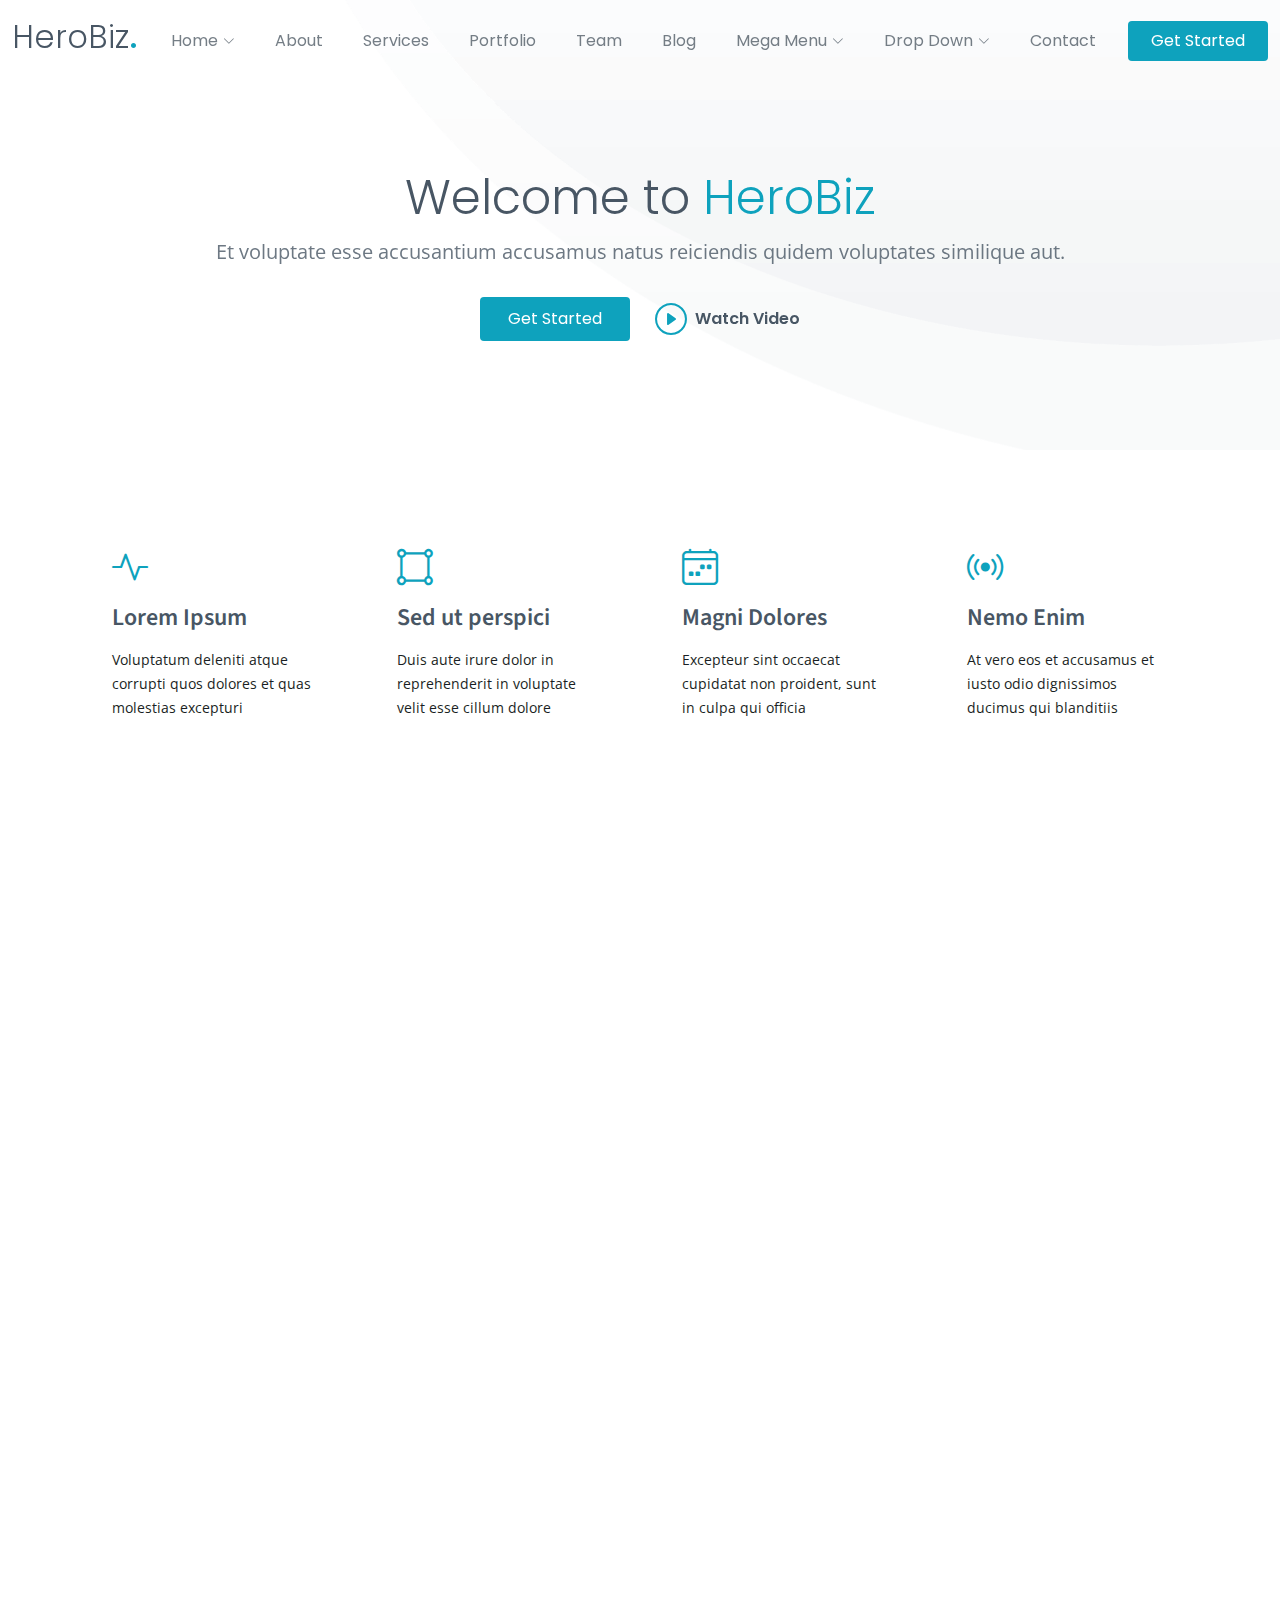
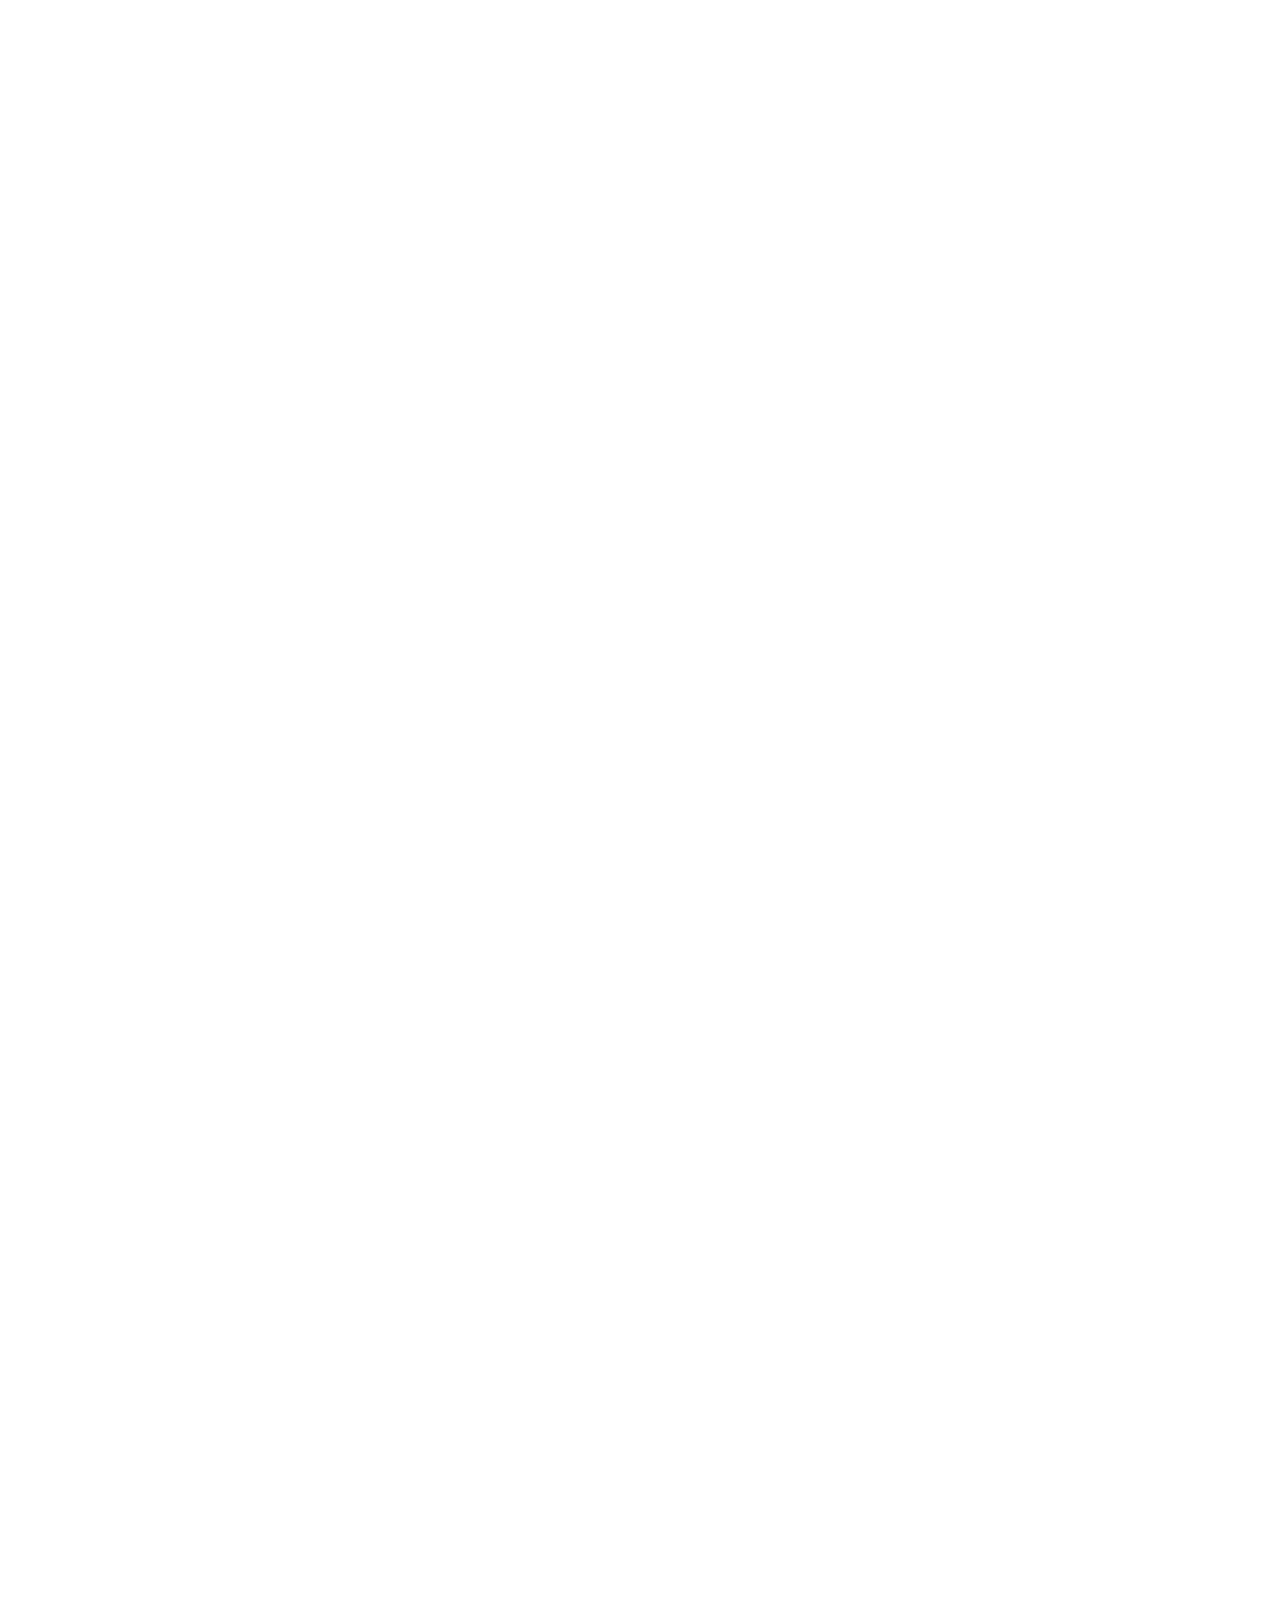
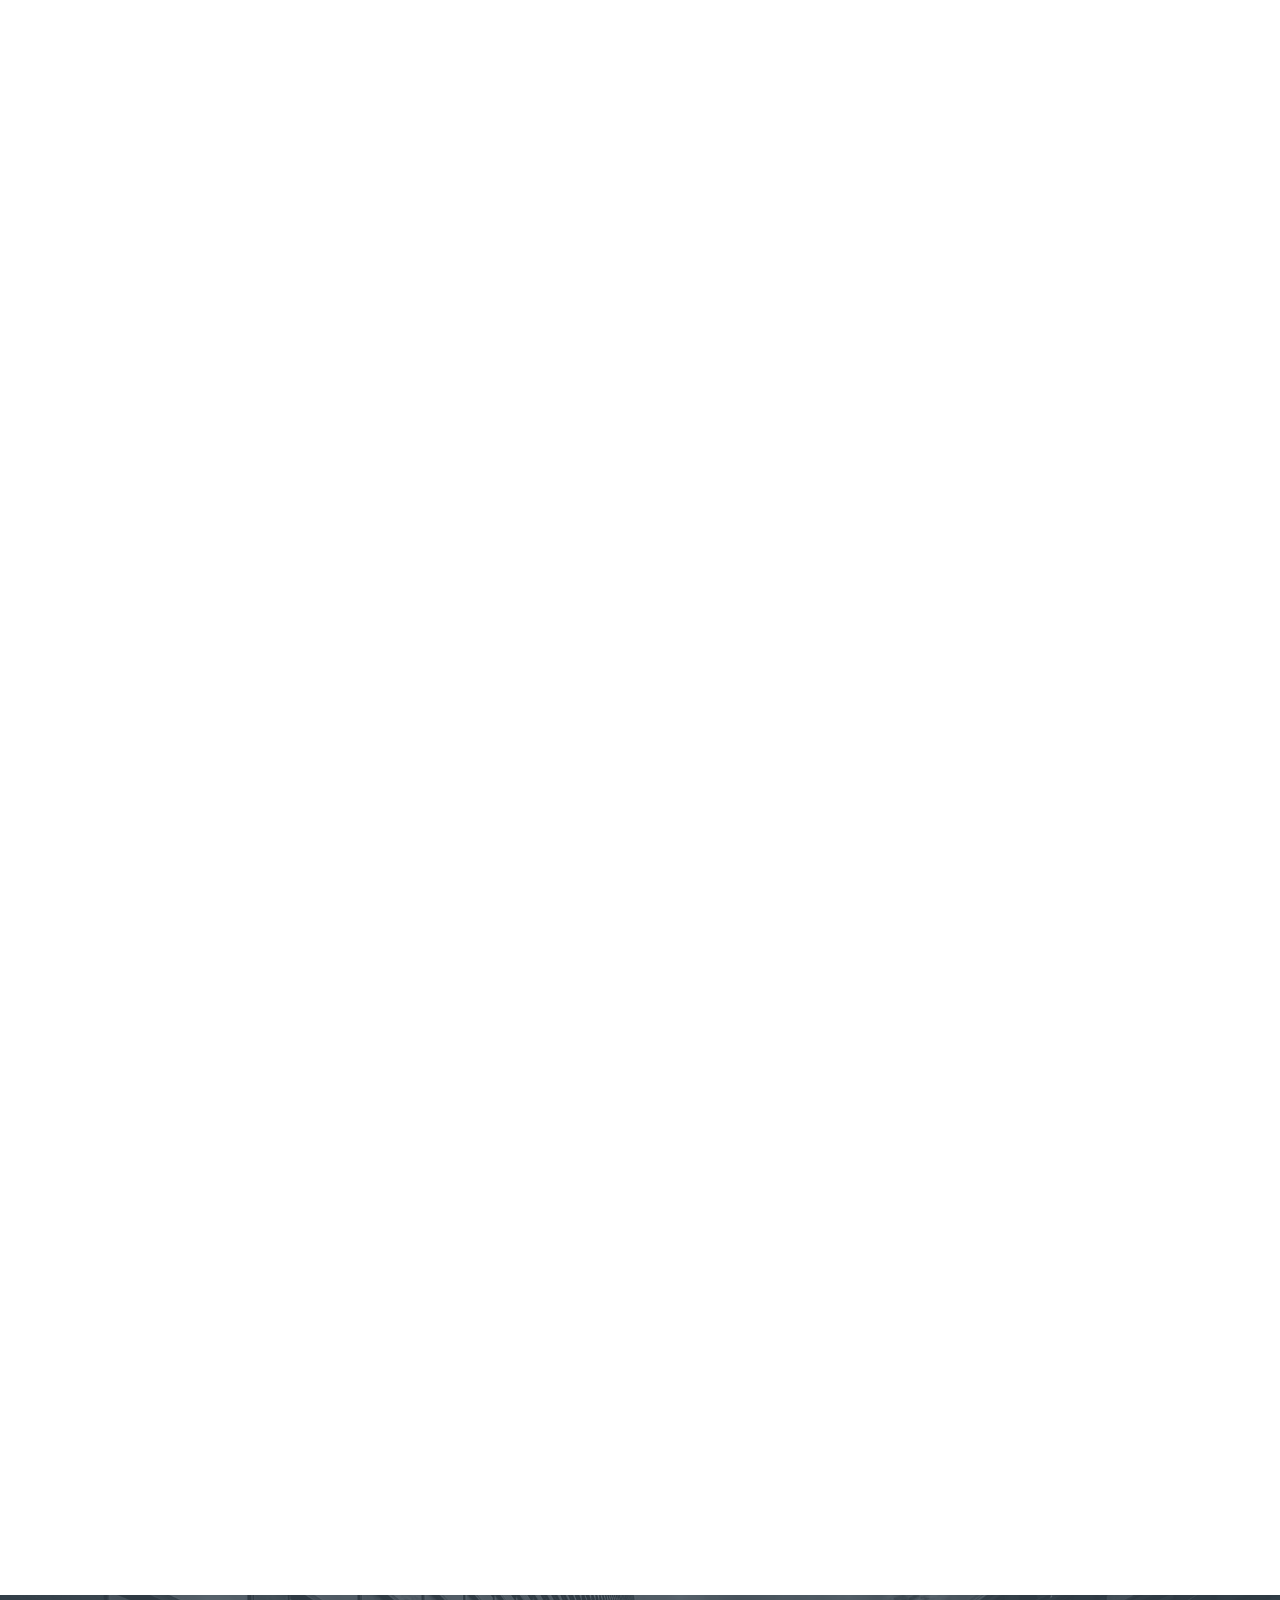
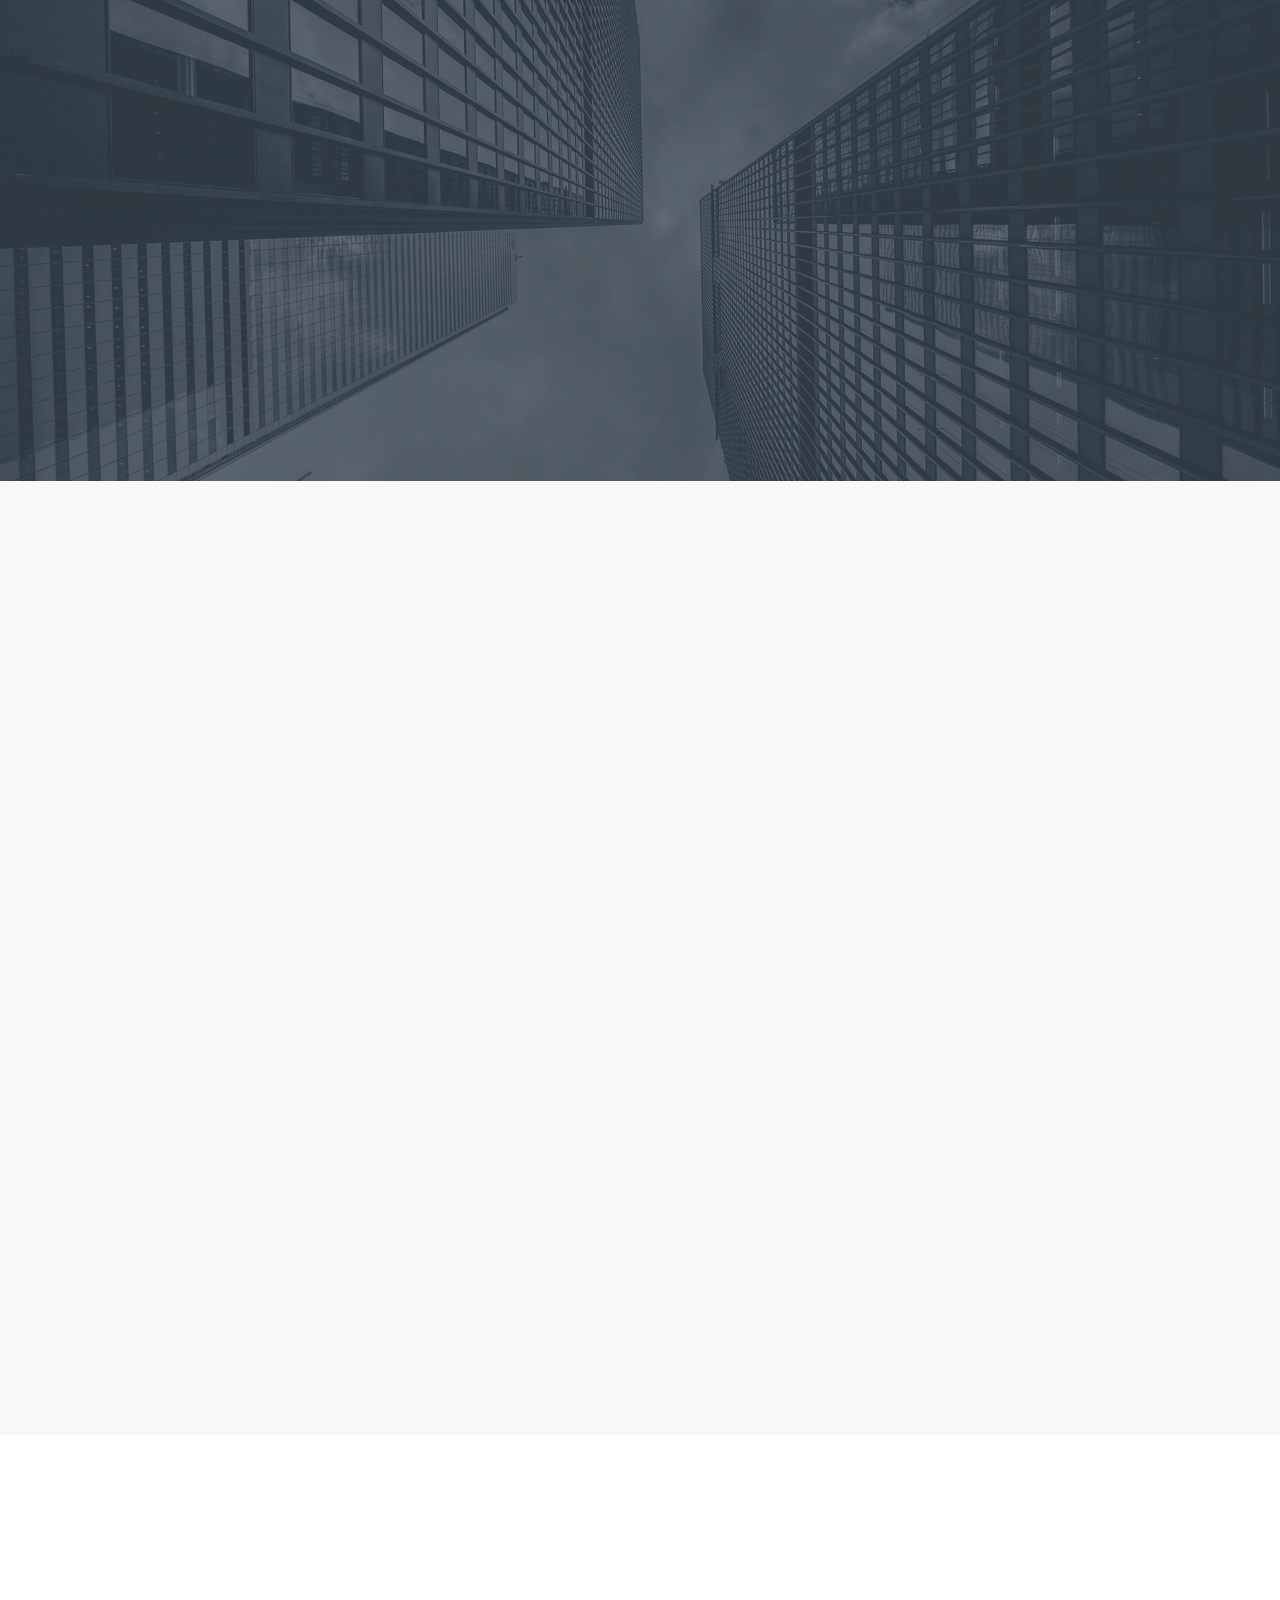
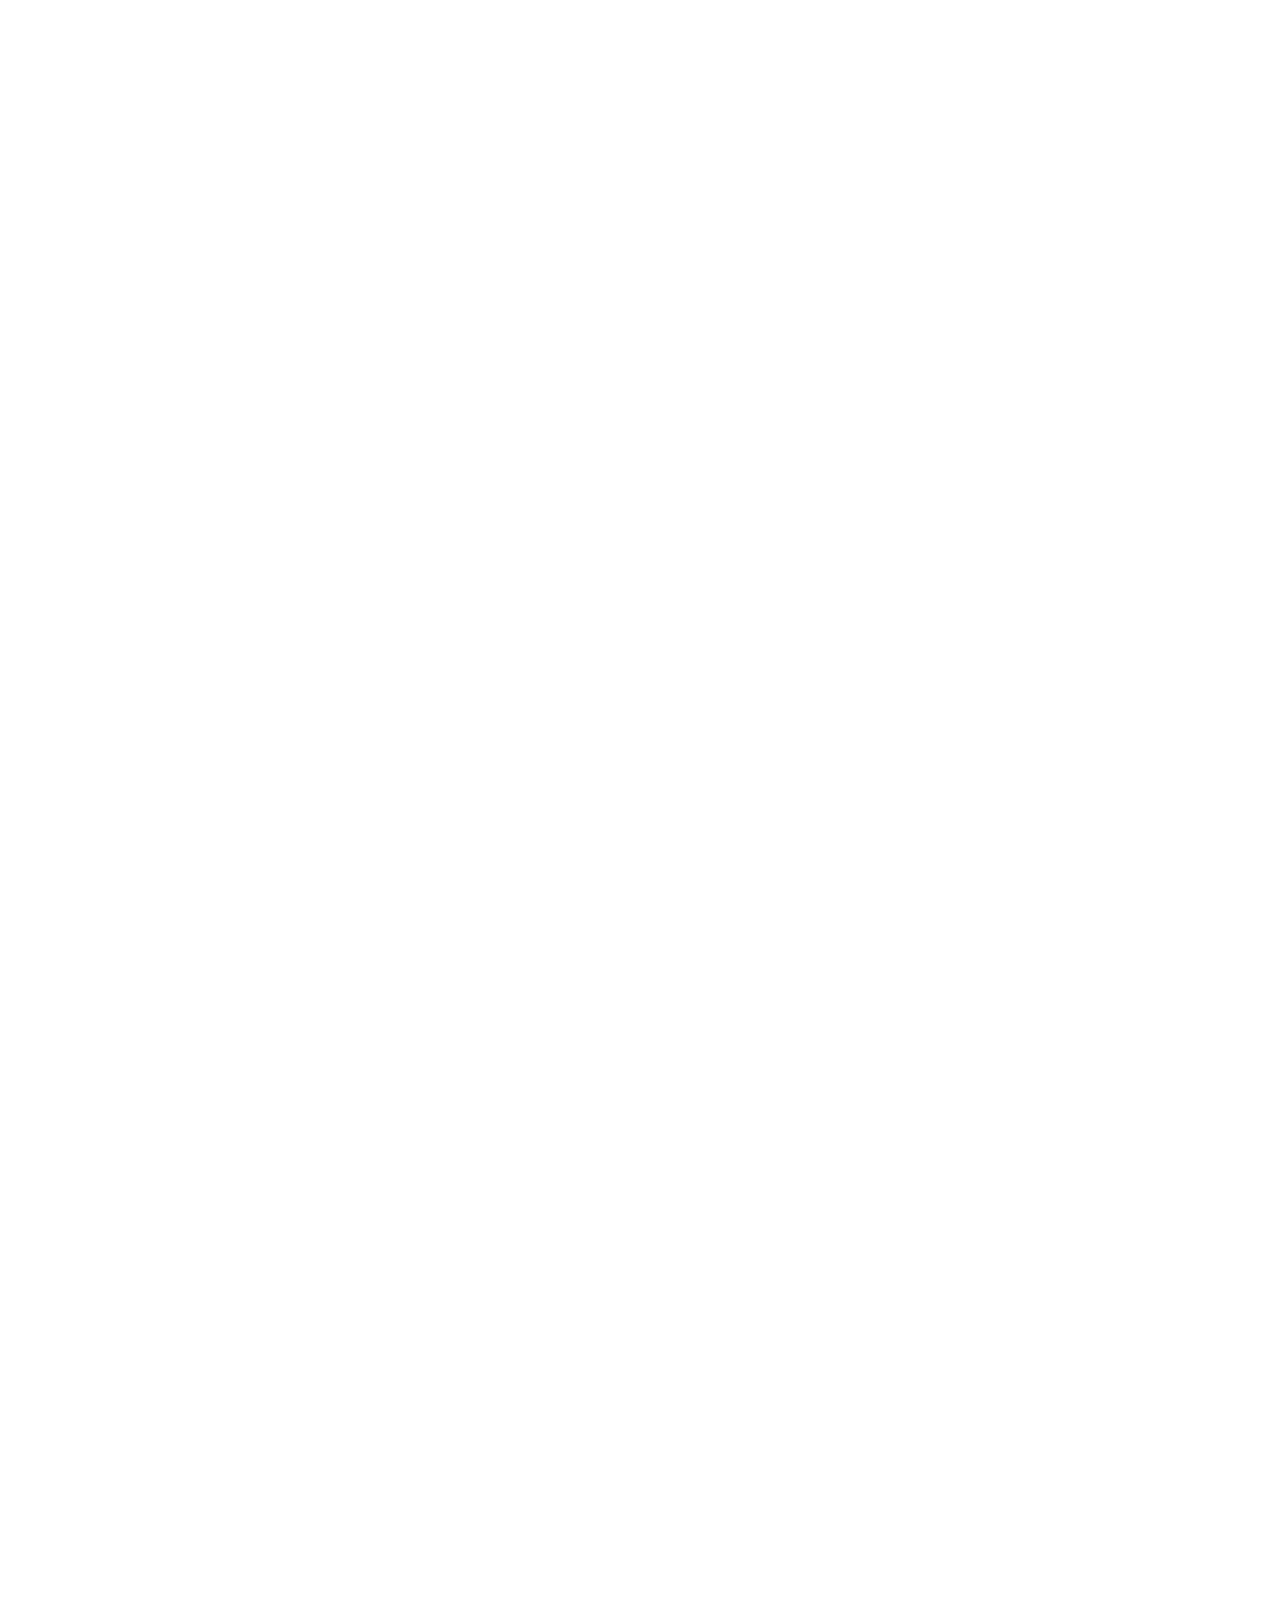
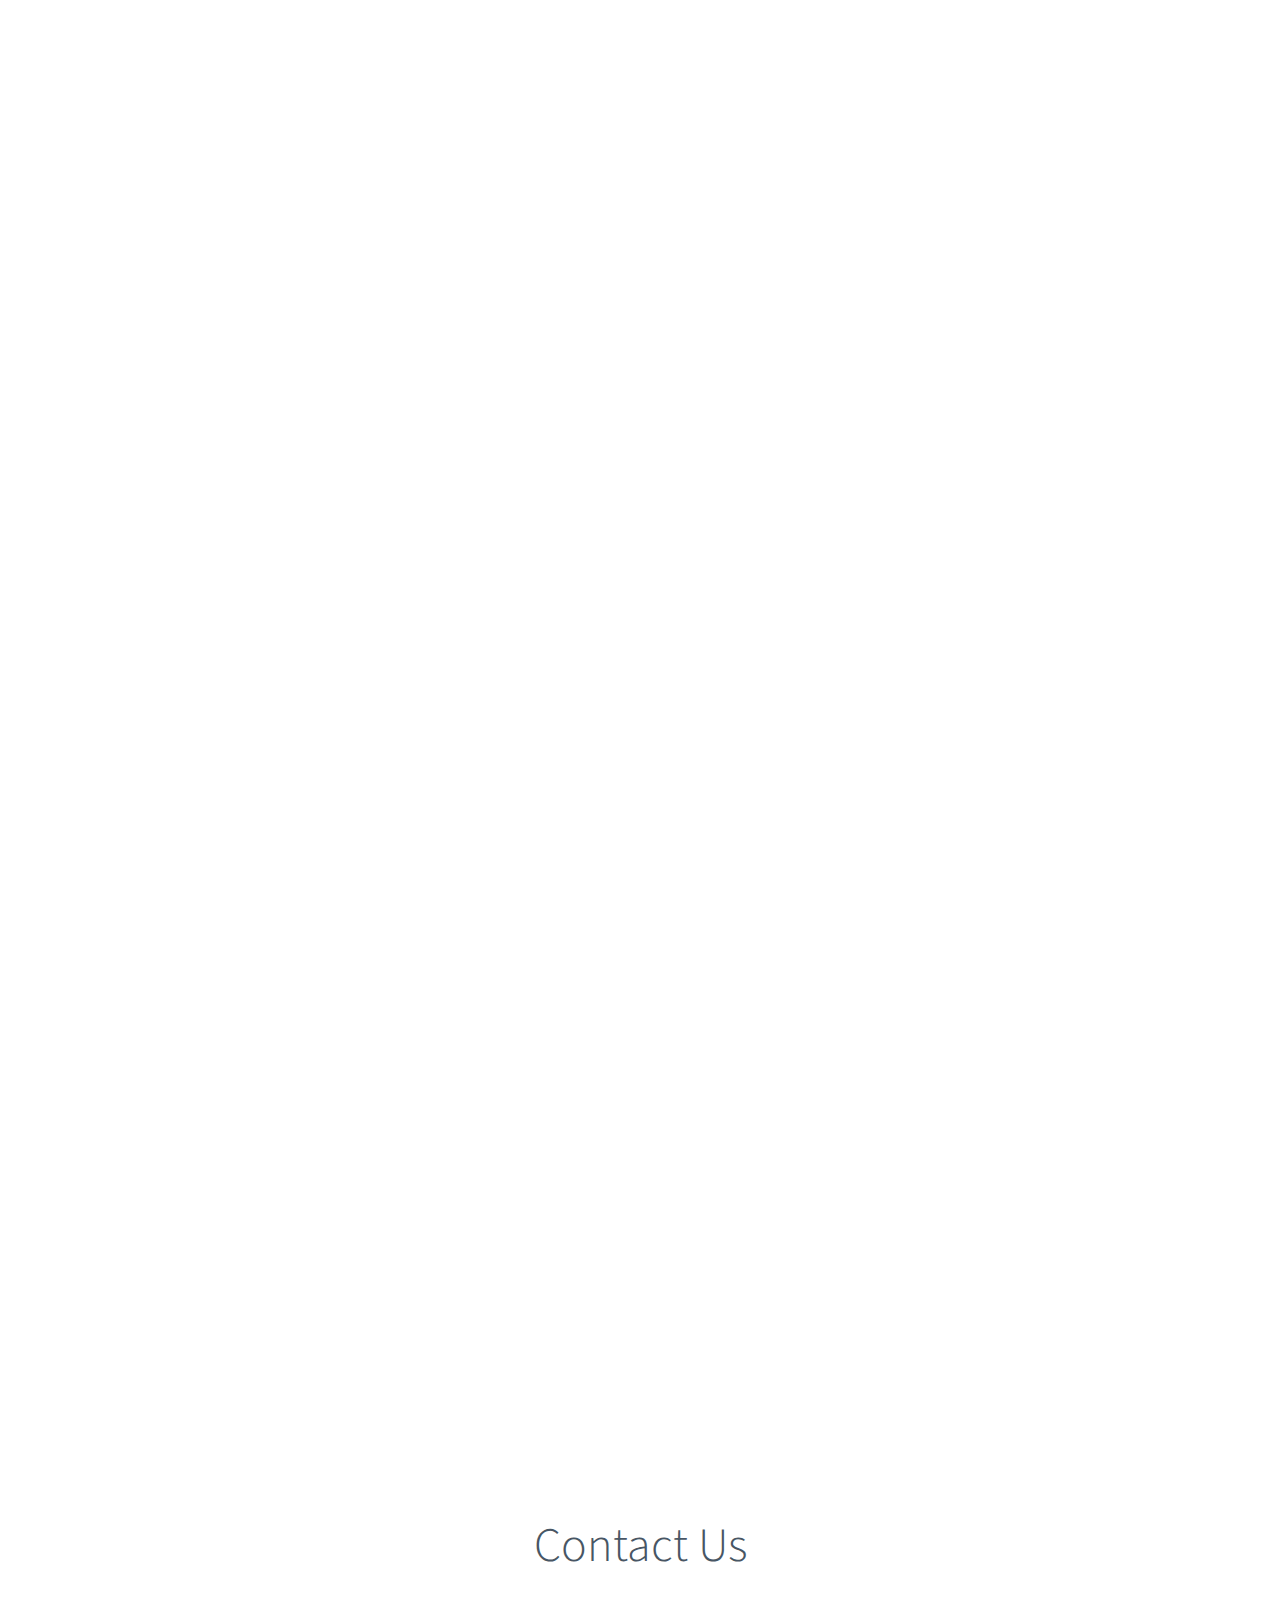
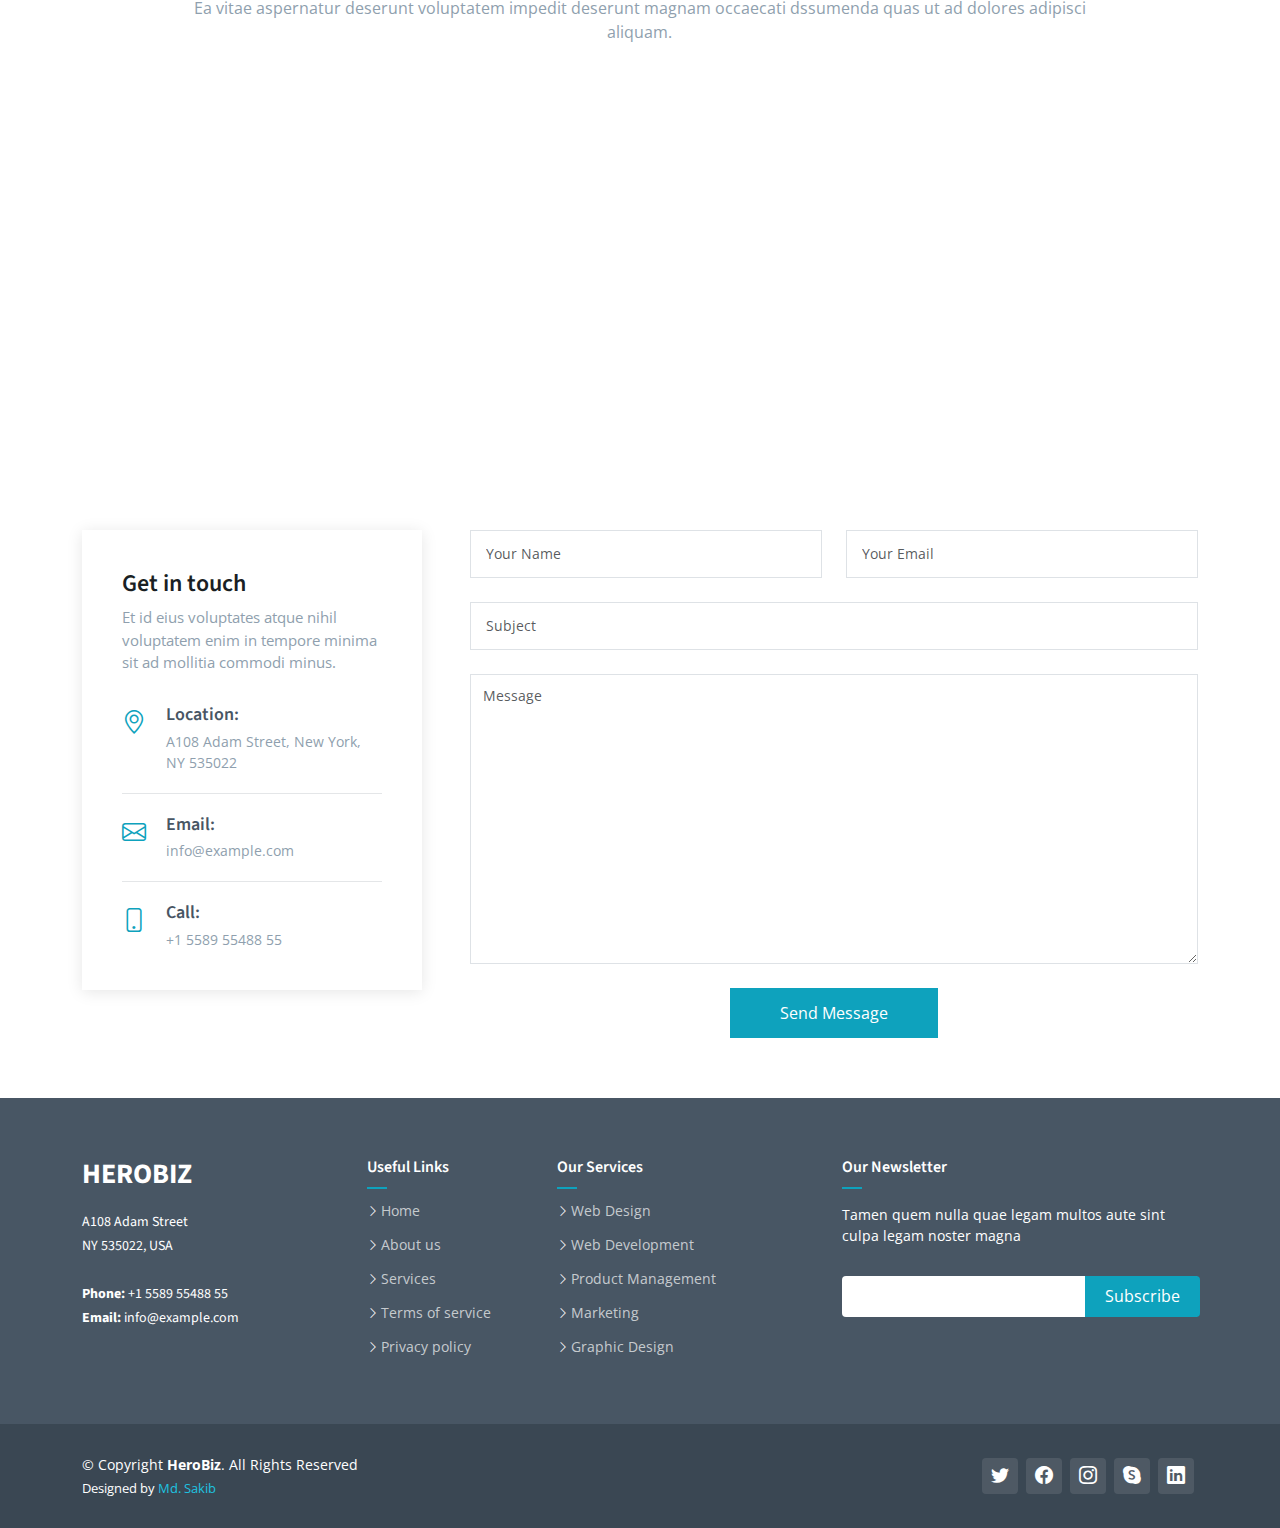
<file: index-4.html>
<!DOCTYPE html>
<html lang="en">

<head>
  <meta charset="utf-8">
  <meta content="width=device-width, initial-scale=1.0" name="viewport">

  <title>HeroBiz - Home 4</title>
  <meta content="" name="description">
  <meta content="" name="keywords">

  <!-- Favicons -->
  <link href="assets/img/favicon.png" rel="icon">
  <link href="assets/img/apple-touch-icon.png" rel="apple-touch-icon">

  <!-- Google Fonts -->
  <link rel="preconnect" href="https://fonts.googleapis.com">
  <link rel="preconnect" href="https://fonts.gstatic.com" crossorigin>
  <link href="https://fonts.googleapis.com/css2?family=Open+Sans:ital,wght@0,300;0,400;0,500;0,600;0,700;1,300;1,400;1,500;1,600;1,700&family=Poppins:ital,wght@0,300;0,400;0,500;0,600;0,700;1,300;1,400;1,500;1,600;1,700&family=Source+Sans+Pro:ital,wght@0,300;0,400;0,600;0,700;1,300;1,400;1,600;1,700&display=swap" rel="stylesheet">

  <!-- Vendor CSS Files -->
  <link href="assets/vendor/bootstrap/css/bootstrap.min.css" rel="stylesheet">
  <link href="assets/vendor/bootstrap-icons/bootstrap-icons.css" rel="stylesheet">
  <link href="assets/vendor/aos/aos.css" rel="stylesheet">
  <link href="assets/vendor/glightbox/css/glightbox.min.css" rel="stylesheet">
  <link href="assets/vendor/swiper/swiper-bundle.min.css" rel="stylesheet">

  <!-- Variables CSS Files. Uncomment your preferred color scheme -->
  <link href="assets/css/variables.css" rel="stylesheet">
  <!-- <link href="assets/css/variables-blue.css" rel="stylesheet"> -->
  <!-- <link href="assets/css/variables-green.css" rel="stylesheet"> -->
  <!-- <link href="assets/css/variables-orange.css" rel="stylesheet"> -->
  <!-- <link href="assets/css/variables-purple.css" rel="stylesheet"> -->
  <!-- <link href="assets/css/variables-red.css" rel="stylesheet"> -->
  <!-- <link href="assets/css/variables-pink.css" rel="stylesheet"> -->

  <!-- Template Main CSS File -->
  <link href="assets/css/main.css" rel="stylesheet">

</head>

<body>

  <!-- ======= Header ======= -->
  <header id="header" class="header fixed-top" data-scrollto-offset="0">
    <div class="container-fluid d-flex align-items-center justify-content-between">

      <a href="index.html" class="logo d-flex align-items-center scrollto me-auto me-lg-0">
        <!-- Uncomment the line below if you also wish to use an image logo -->
        <!-- <img src="assets/img/logo.png" alt=""> -->
        <h1>HeroBiz<span>.</span></h1>
      </a>

      <nav id="navbar" class="navbar">
        <ul>

          <li class="dropdown"><a href="#"><span>Home</span> <i class="bi bi-chevron-down dropdown-indicator"></i></a>
            <ul>
              <li><a href="index.html">Home 1 - index.html</a></li>
              <li><a href="index-2.html">Home 2 - index-2.html</a></li>
              <li><a href="index-3.html">Home 3 - index-3.html</a></li>
              <li><a href="index-4.html" class="active">Home 4 - index-4.html</a></li>
            </ul>
          </li>

          <li><a class="nav-link scrollto" href="index.html#about">About</a></li>
          <li><a class="nav-link scrollto" href="index.html#services">Services</a></li>
          <li><a class="nav-link scrollto" href="index.html#portfolio">Portfolio</a></li>
          <li><a class="nav-link scrollto" href="index.html#team">Team</a></li>
          <li><a href="blog.html">Blog</a></li>
          <li class="dropdown megamenu"><a href="#"><span>Mega Menu</span> <i class="bi bi-chevron-down dropdown-indicator"></i></a>
            <ul>
              <li>
                <a href="#">Column 1 link 1</a>
                <a href="#">Column 1 link 2</a>
                <a href="#">Column 1 link 3</a>
              </li>
              <li>
                <a href="#">Column 2 link 1</a>
                <a href="#">Column 2 link 2</a>
                <a href="#">Column 3 link 3</a>
              </li>
              <li>
                <a href="#">Column 3 link 1</a>
                <a href="#">Column 3 link 2</a>
                <a href="#">Column 3 link 3</a>
              </li>
              <li>
                <a href="#">Column 4 link 1</a>
                <a href="#">Column 4 link 2</a>
                <a href="#">Column 4 link 3</a>
              </li>
            </ul>
          </li>
          <li class="dropdown"><a href="#"><span>Drop Down</span> <i class="bi bi-chevron-down dropdown-indicator"></i></a>
            <ul>
              <li><a href="#">Drop Down 1</a></li>
              <li class="dropdown"><a href="#"><span>Deep Drop Down</span> <i class="bi bi-chevron-down dropdown-indicator"></i></a>
                <ul>
                  <li><a href="#">Deep Drop Down 1</a></li>
                  <li><a href="#">Deep Drop Down 2</a></li>
                  <li><a href="#">Deep Drop Down 3</a></li>
                  <li><a href="#">Deep Drop Down 4</a></li>
                  <li><a href="#">Deep Drop Down 5</a></li>
                </ul>
              </li>
              <li><a href="#">Drop Down 2</a></li>
              <li><a href="#">Drop Down 3</a></li>
              <li><a href="#">Drop Down 4</a></li>
            </ul>
          </li>
          <li><a class="nav-link scrollto" href="index.html#contact">Contact</a></li>
        </ul>
        <i class="bi bi-list mobile-nav-toggle d-none"></i>
      </nav><!-- .navbar -->

      <a class="btn-getstarted scrollto" href="index.html#about">Get Started</a>

    </div>
  </header><!-- End Header -->

  <section id="hero-static" class="hero-static d-flex align-items-center">
    <div class="container d-flex flex-column justify-content-center align-items-center text-center position-relative" data-aos="zoom-out">
      <h2>Welcome to <span>HeroBiz</span></h2>
      <p>Et voluptate esse accusantium accusamus natus reiciendis quidem voluptates similique aut.</p>
      <div class="d-flex">
        <a href="#about" class="btn-get-started scrollto">Get Started</a>
        <a href="https://www.youtube.com/watch?v=LXb3EKWsInQ" class="glightbox btn-watch-video d-flex align-items-center"><i class="bi bi-play-circle"></i><span>Watch Video</span></a>
      </div>
    </div>
  </section>

  <main id="main">

    <!-- ======= Featured Services Section ======= -->
    <section id="featured-services" class="featured-services">
      <div class="container">

        <div class="row gy-4">

          <div class="col-xl-3 col-md-6 d-flex" data-aos="zoom-out">
            <div class="service-item position-relative">
              <div class="icon"><i class="bi bi-activity icon"></i></div>
              <h4><a href="" class="stretched-link">Lorem Ipsum</a></h4>
              <p>Voluptatum deleniti atque corrupti quos dolores et quas molestias excepturi</p>
            </div>
          </div><!-- End Service Item -->

          <div class="col-xl-3 col-md-6 d-flex" data-aos="zoom-out" data-aos-delay="200">
            <div class="service-item position-relative">
              <div class="icon"><i class="bi bi-bounding-box-circles icon"></i></div>
              <h4><a href="" class="stretched-link">Sed ut perspici</a></h4>
              <p>Duis aute irure dolor in reprehenderit in voluptate velit esse cillum dolore</p>
            </div>
          </div><!-- End Service Item -->

          <div class="col-xl-3 col-md-6 d-flex" data-aos="zoom-out" data-aos-delay="400">
            <div class="service-item position-relative">
              <div class="icon"><i class="bi bi-calendar4-week icon"></i></div>
              <h4><a href="" class="stretched-link">Magni Dolores</a></h4>
              <p>Excepteur sint occaecat cupidatat non proident, sunt in culpa qui officia</p>
            </div>
          </div><!-- End Service Item -->

          <div class="col-xl-3 col-md-6 d-flex" data-aos="zoom-out" data-aos-delay="600">
            <div class="service-item position-relative">
              <div class="icon"><i class="bi bi-broadcast icon"></i></div>
              <h4><a href="" class="stretched-link">Nemo Enim</a></h4>
              <p>At vero eos et accusamus et iusto odio dignissimos ducimus qui blanditiis</p>
            </div>
          </div><!-- End Service Item -->

        </div>

      </div>
    </section><!-- End Featured Services Section -->

    <!-- ======= About Section ======= -->
    <section id="about" class="about">
      <div class="container" data-aos="fade-up">

        <div class="section-header">
          <h2>About Us</h2>
          <p>Architecto nobis eos vel nam quidem vitae temporibus voluptates qui hic deserunt iusto omnis nam voluptas asperiores sequi tenetur dolores incidunt enim voluptatem magnam cumque fuga.</p>
        </div>

        <div class="row g-4 g-lg-5" data-aos="fade-up" data-aos-delay="200">

          <div class="col-lg-5">
            <div class="about-img">
              <img src="assets/img/about.jpg" class="img-fluid" alt="">
            </div>
          </div>

          <div class="col-lg-7">
            <h3 class="pt-0 pt-lg-5">Neque officiis dolore maiores et exercitationem quae est seda lidera pat claero</h3>

            <!-- Tabs -->
            <ul class="nav nav-pills mb-3">
              <li><a class="nav-link active" data-bs-toggle="pill" href="#tab1">Saepe fuga</a></li>
              <li><a class="nav-link" data-bs-toggle="pill" href="#tab2">Voluptates</a></li>
              <li><a class="nav-link" data-bs-toggle="pill" href="#tab3">Corrupti</a></li>
            </ul><!-- End Tabs -->

            <!-- Tab Content -->
            <div class="tab-content">

              <div class="tab-pane fade show active" id="tab1">

                <p class="fst-italic">Consequuntur inventore voluptates consequatur aut vel et. Eos doloribus expedita. Sapiente atque consequatur minima nihil quae aspernatur quo suscipit voluptatem.</p>

                <div class="d-flex align-items-center mt-4">
                  <i class="bi bi-check2"></i>
                  <h4>Repudiandae rerum velit modi et officia quasi facilis</h4>
                </div>
                <p>Laborum omnis voluptates voluptas qui sit aliquam blanditiis. Sapiente minima commodi dolorum non eveniet magni quaerat nemo et.</p>

                <div class="d-flex align-items-center mt-4">
                  <i class="bi bi-check2"></i>
                  <h4>Incidunt non veritatis illum ea ut nisi</h4>
                </div>
                <p>Non quod totam minus repellendus autem sint velit. Rerum debitis facere soluta tenetur. Iure molestiae assumenda sunt qui inventore eligendi voluptates nisi at. Dolorem quo tempora. Quia et perferendis.</p>

                <div class="d-flex align-items-center mt-4">
                  <i class="bi bi-check2"></i>
                  <h4>Omnis ab quia nemo dignissimos rem eum quos..</h4>
                </div>
                <p>Eius alias aut cupiditate. Dolor voluptates animi ut blanditiis quos nam. Magnam officia aut ut alias quo explicabo ullam esse. Sunt magnam et dolorem eaque magnam odit enim quaerat. Vero error error voluptatem eum.</p>

              </div><!-- End Tab 1 Content -->

              <div class="tab-pane fade show" id="tab2">

                <p class="fst-italic">Consequuntur inventore voluptates consequatur aut vel et. Eos doloribus expedita. Sapiente atque consequatur minima nihil quae aspernatur quo suscipit voluptatem.</p>

                <div class="d-flex align-items-center mt-4">
                  <i class="bi bi-check2"></i>
                  <h4>Repudiandae rerum velit modi et officia quasi facilis</h4>
                </div>
                <p>Laborum omnis voluptates voluptas qui sit aliquam blanditiis. Sapiente minima commodi dolorum non eveniet magni quaerat nemo et.</p>

                <div class="d-flex align-items-center mt-4">
                  <i class="bi bi-check2"></i>
                  <h4>Incidunt non veritatis illum ea ut nisi</h4>
                </div>
                <p>Non quod totam minus repellendus autem sint velit. Rerum debitis facere soluta tenetur. Iure molestiae assumenda sunt qui inventore eligendi voluptates nisi at. Dolorem quo tempora. Quia et perferendis.</p>

                <div class="d-flex align-items-center mt-4">
                  <i class="bi bi-check2"></i>
                  <h4>Omnis ab quia nemo dignissimos rem eum quos..</h4>
                </div>
                <p>Eius alias aut cupiditate. Dolor voluptates animi ut blanditiis quos nam. Magnam officia aut ut alias quo explicabo ullam esse. Sunt magnam et dolorem eaque magnam odit enim quaerat. Vero error error voluptatem eum.</p>

              </div><!-- End Tab 2 Content -->

              <div class="tab-pane fade show" id="tab3">

                <p class="fst-italic">Consequuntur inventore voluptates consequatur aut vel et. Eos doloribus expedita. Sapiente atque consequatur minima nihil quae aspernatur quo suscipit voluptatem.</p>

                <div class="d-flex align-items-center mt-4">
                  <i class="bi bi-check2"></i>
                  <h4>Repudiandae rerum velit modi et officia quasi facilis</h4>
                </div>
                <p>Laborum omnis voluptates voluptas qui sit aliquam blanditiis. Sapiente minima commodi dolorum non eveniet magni quaerat nemo et.</p>

                <div class="d-flex align-items-center mt-4">
                  <i class="bi bi-check2"></i>
                  <h4>Incidunt non veritatis illum ea ut nisi</h4>
                </div>
                <p>Non quod totam minus repellendus autem sint velit. Rerum debitis facere soluta tenetur. Iure molestiae assumenda sunt qui inventore eligendi voluptates nisi at. Dolorem quo tempora. Quia et perferendis.</p>

                <div class="d-flex align-items-center mt-4">
                  <i class="bi bi-check2"></i>
                  <h4>Omnis ab quia nemo dignissimos rem eum quos..</h4>
                </div>
                <p>Eius alias aut cupiditate. Dolor voluptates animi ut blanditiis quos nam. Magnam officia aut ut alias quo explicabo ullam esse. Sunt magnam et dolorem eaque magnam odit enim quaerat. Vero error error voluptatem eum.</p>

              </div><!-- End Tab 3 Content -->

            </div>

          </div>

        </div>

      </div>
    </section><!-- End About Section -->

    <!-- ======= Clients Section ======= -->
    <section id="clients" class="clients">
      <div class="container" data-aos="zoom-out">

        <div class="clients-slider swiper">
          <div class="swiper-wrapper align-items-center">
            <div class="swiper-slide"><img src="assets/img/clients/client-1.png" class="img-fluid" alt=""></div>
            <div class="swiper-slide"><img src="assets/img/clients/client-2.png" class="img-fluid" alt=""></div>
            <div class="swiper-slide"><img src="assets/img/clients/client-3.png" class="img-fluid" alt=""></div>
            <div class="swiper-slide"><img src="assets/img/clients/client-4.png" class="img-fluid" alt=""></div>
            <div class="swiper-slide"><img src="assets/img/clients/client-5.png" class="img-fluid" alt=""></div>
            <div class="swiper-slide"><img src="assets/img/clients/client-6.png" class="img-fluid" alt=""></div>
            <div class="swiper-slide"><img src="assets/img/clients/client-7.png" class="img-fluid" alt=""></div>
            <div class="swiper-slide"><img src="assets/img/clients/client-8.png" class="img-fluid" alt=""></div>
          </div>
        </div>

      </div>
    </section><!-- End Clients Section -->

    <!-- ======= Call To Action Section ======= -->
    <section id="cta" class="cta">
      <div class="container" data-aos="zoom-out">

        <div class="row g-5">

          <div class="col-lg-8 col-md-6 content d-flex flex-column justify-content-center order-last order-md-first">
            <h3>Alias sunt quas <em>Cupiditate</em> oluptas hic minima</h3>
            <p> Duis aute irure dolor in reprehenderit in voluptate velit esse cillum dolore eu fugiat nulla pariatur. Excepteur sint occaecat cupidatat non proident, sunt in culpa qui officia deserunt mollit anim id est laborum.</p>
            <a class="cta-btn align-self-start" href="#">Call To Action</a>
          </div>

          <div class="col-lg-4 col-md-6 order-first order-md-last d-flex align-items-center">
            <div class="img">
              <img src="assets/img/cta.jpg" alt="" class="img-fluid">
            </div>
          </div>

        </div>

      </div>
    </section><!-- End Call To Action Section -->

    <!-- ======= On Focus Section ======= -->
    <section id="onfocus" class="onfocus">
      <div class="container-fluid p-0" data-aos="fade-up">

        <div class="row g-0">
          <div class="col-lg-6 video-play position-relative">
            <a href="https://www.youtube.com/watch?v=LXb3EKWsInQ" class="glightbox play-btn"></a>
          </div>
          <div class="col-lg-6">
            <div class="content d-flex flex-column justify-content-center h-100">
              <h3>Voluptatem dignissimos provident quasi corporis</h3>
              <p class="fst-italic">
                Lorem ipsum dolor sit amet, consectetur adipiscing elit, sed do eiusmod tempor incididunt ut labore et dolore
                magna aliqua.
              </p>
              <ul>
                <li><i class="bi bi-check-circle"></i> Ullamco laboris nisi ut aliquip ex ea commodo consequat.</li>
                <li><i class="bi bi-check-circle"></i> Duis aute irure dolor in reprehenderit in voluptate velit.</li>
                <li><i class="bi bi-check-circle"></i> Ullamco laboris nisi ut aliquip ex ea commodo consequat. Duis aute irure dolor in reprehenderit in voluptate trideta storacalaperda mastiro dolore eu fugiat nulla pariatur.</li>
              </ul>
              <a href="#" class="read-more align-self-start"><span>Read More</span><i class="bi bi-arrow-right"></i></a>
            </div>
          </div>
        </div>

      </div>
    </section><!-- End On Focus Section -->

    <!-- ======= Features Section ======= -->
    <section id="features" class="features">
      <div class="container" data-aos="fade-up">

        <ul class="nav nav-tabs row gy-4 d-flex">

          <li class="nav-item col-6 col-md-4 col-lg-2">
            <a class="nav-link active show" data-bs-toggle="tab" data-bs-target="#tab-1">
              <i class="bi bi-binoculars color-cyan"></i>
              <h4>Modinest</h4>
            </a>
          </li><!-- End Tab 1 Nav -->

          <li class="nav-item col-6 col-md-4 col-lg-2">
            <a class="nav-link" data-bs-toggle="tab" data-bs-target="#tab-2">
              <i class="bi bi-box-seam color-indigo"></i>
              <h4>Undaesenti</h4>
            </a>
          </li><!-- End Tab 2 Nav -->

          <li class="nav-item col-6 col-md-4 col-lg-2">
            <a class="nav-link" data-bs-toggle="tab" data-bs-target="#tab-3">
              <i class="bi bi-brightness-high color-teal"></i>
              <h4>Pariatur</h4>
            </a>
          </li><!-- End Tab 3 Nav -->

          <li class="nav-item col-6 col-md-4 col-lg-2">
            <a class="nav-link" data-bs-toggle="tab" data-bs-target="#tab-4">
              <i class="bi bi-command color-red"></i>
              <h4>Nostrum</h4>
            </a>
          </li><!-- End Tab 4 Nav -->

          <li class="nav-item col-6 col-md-4 col-lg-2">
            <a class="nav-link" data-bs-toggle="tab" data-bs-target="#tab-5">
              <i class="bi bi-easel color-blue"></i>
              <h4>Adipiscing</h4>
            </a>
          </li><!-- End Tab 5 Nav -->

          <li class="nav-item col-6 col-md-4 col-lg-2">
            <a class="nav-link" data-bs-toggle="tab" data-bs-target="#tab-6">
              <i class="bi bi-map color-orange"></i>
              <h4>Reprehit</h4>
            </a>
          </li><!-- End Tab 6 Nav -->

        </ul>

        <div class="tab-content">

          <div class="tab-pane active show" id="tab-1">
            <div class="row gy-4">
              <div class="col-lg-8 order-2 order-lg-1" data-aos="fade-up" data-aos-delay="100">
                <h3>Modinest</h3>
                <p class="fst-italic">
                  Lorem ipsum dolor sit amet, consectetur adipiscing elit, sed do eiusmod tempor incididunt ut labore et dolore
                  magna aliqua.
                </p>
                <ul>
                  <li><i class="bi bi-check-circle-fill"></i> Ullamco laboris nisi ut aliquip ex ea commodo consequat.</li>
                  <li><i class="bi bi-check-circle-fill"></i> Duis aute irure dolor in reprehenderit in voluptate velit.</li>
                  <li><i class="bi bi-check-circle-fill"></i> Ullamco laboris nisi ut aliquip ex ea commodo consequat. Duis aute irure dolor in reprehenderit in voluptate trideta storacalaperda mastiro dolore eu fugiat nulla pariatur.</li>
                </ul>
                <p>
                  Ullamco laboris nisi ut aliquip ex ea commodo consequat. Duis aute irure dolor in reprehenderit in voluptate
                  velit esse cillum dolore eu fugiat nulla pariatur. Excepteur sint occaecat cupidatat non proident, sunt in
                  culpa qui officia deserunt mollit anim id est laborum
                </p>
              </div>
              <div class="col-lg-4 order-1 order-lg-2 text-center" data-aos="fade-up" data-aos-delay="200">
                <img src="assets/img/features-1.svg" alt="" class="img-fluid">
              </div>
            </div>
          </div><!-- End Tab Content 1 -->

          <div class="tab-pane" id="tab-2">
            <div class="row gy-4">
              <div class="col-lg-8 order-2 order-lg-1">
                <h3>Undaesenti</h3>
                <p>
                  Ullamco laboris nisi ut aliquip ex ea commodo consequat. Duis aute irure dolor in reprehenderit in voluptate
                  velit esse cillum dolore eu fugiat nulla pariatur. Excepteur sint occaecat cupidatat non proident, sunt in
                  culpa qui officia deserunt mollit anim id est laborum
                </p>
                <p class="fst-italic">
                  Lorem ipsum dolor sit amet, consectetur adipiscing elit, sed do eiusmod tempor incididunt ut labore et dolore
                  magna aliqua.
                </p>
                <ul>
                  <li><i class="bi bi-check-circle-fill"></i> Ullamco laboris nisi ut aliquip ex ea commodo consequat.</li>
                  <li><i class="bi bi-check-circle-fill"></i> Duis aute irure dolor in reprehenderit in voluptate velit.</li>
                  <li><i class="bi bi-check-circle-fill"></i> Provident mollitia neque rerum asperiores dolores quos qui a. Ipsum neque dolor voluptate nisi sed.</li>
                  <li><i class="bi bi-check-circle-fill"></i> Ullamco laboris nisi ut aliquip ex ea commodo consequat. Duis aute irure dolor in reprehenderit in voluptate trideta storacalaperda mastiro dolore eu fugiat nulla pariatur.</li>
                </ul>
              </div>
              <div class="col-lg-4 order-1 order-lg-2 text-center">
                <img src="assets/img/features-2.svg" alt="" class="img-fluid">
              </div>
            </div>
          </div><!-- End Tab Content 2 -->

          <div class="tab-pane" id="tab-3">
            <div class="row gy-4">
              <div class="col-lg-8 order-2 order-lg-1">
                <h3>Pariatur</h3>
                <p>
                  Ullamco laboris nisi ut aliquip ex ea commodo consequat. Duis aute irure dolor in reprehenderit in voluptate
                  velit esse cillum dolore eu fugiat nulla pariatur. Excepteur sint occaecat cupidatat non proident, sunt in
                  culpa qui officia deserunt mollit anim id est laborum
                </p>
                <ul>
                  <li><i class="bi bi-check-circle-fill"></i> Ullamco laboris nisi ut aliquip ex ea commodo consequat.</li>
                  <li><i class="bi bi-check-circle-fill"></i> Duis aute irure dolor in reprehenderit in voluptate velit.</li>
                  <li><i class="bi bi-check-circle-fill"></i> Provident mollitia neque rerum asperiores dolores quos qui a. Ipsum neque dolor voluptate nisi sed.</li>
                </ul>
                <p class="fst-italic">
                  Lorem ipsum dolor sit amet, consectetur adipiscing elit, sed do eiusmod tempor incididunt ut labore et dolore
                  magna aliqua.
                </p>
              </div>
              <div class="col-lg-4 order-1 order-lg-2 text-center">
                <img src="assets/img/features-3.svg" alt="" class="img-fluid">
              </div>
            </div>
          </div><!-- End Tab Content 3 -->

          <div class="tab-pane" id="tab-4">
            <div class="row gy-4">
              <div class="col-lg-8 order-2 order-lg-1">
                <h3>Nostrum</h3>
                <p>
                  Ullamco laboris nisi ut aliquip ex ea commodo consequat. Duis aute irure dolor in reprehenderit in voluptate
                  velit esse cillum dolore eu fugiat nulla pariatur. Excepteur sint occaecat cupidatat non proident, sunt in
                  culpa qui officia deserunt mollit anim id est laborum
                </p>
                <p class="fst-italic">
                  Lorem ipsum dolor sit amet, consectetur adipiscing elit, sed do eiusmod tempor incididunt ut labore et dolore
                  magna aliqua.
                </p>
                <ul>
                  <li><i class="bi bi-check-circle-fill"></i> Ullamco laboris nisi ut aliquip ex ea commodo consequat.</li>
                  <li><i class="bi bi-check-circle-fill"></i> Duis aute irure dolor in reprehenderit in voluptate velit.</li>
                  <li><i class="bi bi-check-circle-fill"></i> Ullamco laboris nisi ut aliquip ex ea commodo consequat. Duis aute irure dolor in reprehenderit in voluptate trideta storacalaperda mastiro dolore eu fugiat nulla pariatur.</li>
                </ul>
              </div>
              <div class="col-lg-4 order-1 order-lg-2 text-center">
                <img src="assets/img/features-4.svg" alt="" class="img-fluid">
              </div>
            </div>
          </div><!-- End Tab Content 4 -->

          <div class="tab-pane" id="tab-5">
            <div class="row gy-4">
              <div class="col-lg-8 order-2 order-lg-1">
                <h3>Adipiscing</h3>
                <p>
                  Ullamco laboris nisi ut aliquip ex ea commodo consequat. Duis aute irure dolor in reprehenderit in voluptate
                  velit esse cillum dolore eu fugiat nulla pariatur. Excepteur sint occaecat cupidatat non proident, sunt in
                  culpa qui officia deserunt mollit anim id est laborum
                </p>
                <p class="fst-italic">
                  Lorem ipsum dolor sit amet, consectetur adipiscing elit, sed do eiusmod tempor incididunt ut labore et dolore
                  magna aliqua.
                </p>
                <ul>
                  <li><i class="bi bi-check-circle-fill"></i> Ullamco laboris nisi ut aliquip ex ea commodo consequat.</li>
                  <li><i class="bi bi-check-circle-fill"></i> Duis aute irure dolor in reprehenderit in voluptate velit.</li>
                  <li><i class="bi bi-check-circle-fill"></i> Ullamco laboris nisi ut aliquip ex ea commodo consequat. Duis aute irure dolor in reprehenderit in voluptate trideta storacalaperda mastiro dolore eu fugiat nulla pariatur.</li>
                </ul>
              </div>
              <div class="col-lg-4 order-1 order-lg-2 text-center">
                <img src="assets/img/features-5.svg" alt="" class="img-fluid">
              </div>
            </div>
          </div><!-- End Tab Content 5 -->

          <div class="tab-pane" id="tab-6">
            <div class="row gy-4">
              <div class="col-lg-8 order-2 order-lg-1">
                <h3>Reprehit</h3>
                <p>
                  Ullamco laboris nisi ut aliquip ex ea commodo consequat. Duis aute irure dolor in reprehenderit in voluptate
                  velit esse cillum dolore eu fugiat nulla pariatur. Excepteur sint occaecat cupidatat non proident, sunt in
                  culpa qui officia deserunt mollit anim id est laborum
                </p>
                <p class="fst-italic">
                  Lorem ipsum dolor sit amet, consectetur adipiscing elit, sed do eiusmod tempor incididunt ut labore et dolore
                  magna aliqua.
                </p>
                <ul>
                  <li><i class="bi bi-check-circle-fill"></i> Ullamco laboris nisi ut aliquip ex ea commodo consequat.</li>
                  <li><i class="bi bi-check-circle-fill"></i> Duis aute irure dolor in reprehenderit in voluptate velit.</li>
                  <li><i class="bi bi-check-circle-fill"></i> Ullamco laboris nisi ut aliquip ex ea commodo consequat. Duis aute irure dolor in reprehenderit in voluptate trideta storacalaperda mastiro dolore eu fugiat nulla pariatur.</li>
                </ul>
              </div>
              <div class="col-lg-4 order-1 order-lg-2 text-center">
                <img src="assets/img/features-6.svg" alt="" class="img-fluid">
              </div>
            </div>
          </div><!-- End Tab Content 6 -->

        </div>

      </div>
    </section><!-- End Features Section -->

    <!-- ======= Services Section ======= -->
    <section id="services" class="services">
      <div class="container" data-aos="fade-up">

        <div class="section-header">
          <h2>Our Services</h2>
          <p>Ea vitae aspernatur deserunt voluptatem impedit deserunt magnam occaecati dssumenda quas ut ad dolores adipisci aliquam.</p>
        </div>

        <div class="row gy-5">

          <div class="col-xl-4 col-md-6" data-aos="zoom-in" data-aos-delay="200">
            <div class="service-item">
              <div class="img">
                <img src="assets/img/services-1.jpg" class="img-fluid" alt="">
              </div>
              <div class="details position-relative">
                <div class="icon">
                  <i class="bi bi-activity"></i>
                </div>
                <a href="#" class="stretched-link">
                  <h3>Nesciunt Mete</h3>
                </a>
                <p>Provident nihil minus qui consequatur non omnis maiores. Eos accusantium minus dolores iure perferendis.</p>
              </div>
            </div>
          </div><!-- End Service Item -->

          <div class="col-xl-4 col-md-6" data-aos="zoom-in" data-aos-delay="300">
            <div class="service-item">
              <div class="img">
                <img src="assets/img/services-2.jpg" class="img-fluid" alt="">
              </div>
              <div class="details position-relative">
                <div class="icon">
                  <i class="bi bi-broadcast"></i>
                </div>
                <a href="#" class="stretched-link">
                  <h3>Eosle Commodi</h3>
                </a>
                <p>Ut autem aut autem non a. Sint sint sit facilis nam iusto sint. Libero corrupti neque eum hic non ut nesciunt dolorem.</p>
              </div>
            </div>
          </div><!-- End Service Item -->

          <div class="col-xl-4 col-md-6" data-aos="zoom-in" data-aos-delay="400">
            <div class="service-item">
              <div class="img">
                <img src="assets/img/services-3.jpg" class="img-fluid" alt="">
              </div>
              <div class="details position-relative">
                <div class="icon">
                  <i class="bi bi-easel"></i>
                </div>
                <a href="#" class="stretched-link">
                  <h3>Ledo Markt</h3>
                </a>
                <p>Ut excepturi voluptatem nisi sed. Quidem fuga consequatur. Minus ea aut. Vel qui id voluptas adipisci eos earum corrupti.</p>
              </div>
            </div>
          </div><!-- End Service Item -->

          <div class="col-xl-4 col-md-6" data-aos="zoom-in" data-aos-delay="500">
            <div class="service-item">
              <div class="img">
                <img src="assets/img/services-4.jpg" class="img-fluid" alt="">
              </div>
              <div class="details position-relative">
                <div class="icon">
                  <i class="bi bi-bounding-box-circles"></i>
                </div>
                <a href="#" class="stretched-link">
                  <h3>Asperiores Commodit</h3>
                </a>
                <p>Non et temporibus minus omnis sed dolor esse consequatur. Cupiditate sed error ea fuga sit provident adipisci neque.</p>
                <a href="#" class="stretched-link"></a>
              </div>
            </div>
          </div><!-- End Service Item -->

          <div class="col-xl-4 col-md-6" data-aos="zoom-in" data-aos-delay="600">
            <div class="service-item">
              <div class="img">
                <img src="assets/img/services-5.jpg" class="img-fluid" alt="">
              </div>
              <div class="details position-relative">
                <div class="icon">
                  <i class="bi bi-calendar4-week"></i>
                </div>
                <a href="#" class="stretched-link">
                  <h3>Velit Doloremque</h3>
                </a>
                <p>Cumque et suscipit saepe. Est maiores autem enim facilis ut aut ipsam corporis aut. Sed animi at autem alias eius labore.</p>
                <a href="#" class="stretched-link"></a>
              </div>
            </div>
          </div><!-- End Service Item -->

          <div class="col-xl-4 col-md-6" data-aos="zoom-in" data-aos-delay="700">
            <div class="service-item">
              <div class="img">
                <img src="assets/img/services-6.jpg" class="img-fluid" alt="">
              </div>
              <div class="details position-relative">
                <div class="icon">
                  <i class="bi bi-chat-square-text"></i>
                </div>
                <a href="#" class="stretched-link">
                  <h3>Dolori Architecto</h3>
                </a>
                <p>Hic molestias ea quibusdam eos. Fugiat enim doloremque aut neque non et debitis iure. Corrupti recusandae ducimus enim.</p>
                <a href="#" class="stretched-link"></a>
              </div>
            </div>
          </div><!-- End Service Item -->

        </div>

      </div>
    </section><!-- End Services Section -->

    <!-- ======= Testimonials Section ======= -->
    <section id="testimonials" class="testimonials">
      <div class="container" data-aos="fade-up">

        <div class="testimonials-slider swiper">
          <div class="swiper-wrapper">

            <div class="swiper-slide">
              <div class="testimonial-item">
                <img src="assets/img/testimonials/testimonials-1.jpg" class="testimonial-img" alt="">
                <h3>Saul Goodman</h3>
                <h4>Ceo &amp; Founder</h4>
                <div class="stars">
                  <i class="bi bi-star-fill"></i><i class="bi bi-star-fill"></i><i class="bi bi-star-fill"></i><i class="bi bi-star-fill"></i><i class="bi bi-star-fill"></i>
                </div>
                <p>
                  <i class="bi bi-quote quote-icon-left"></i>
                  Proin iaculis purus consequat sem cure digni ssim donec porttitora entum suscipit rhoncus. Accusantium quam, ultricies eget id, aliquam eget nibh et. Maecen aliquam, risus at semper.
                  <i class="bi bi-quote quote-icon-right"></i>
                </p>
              </div>
            </div><!-- End testimonial item -->

            <div class="swiper-slide">
              <div class="testimonial-item">
                <img src="assets/img/testimonials/testimonials-2.jpg" class="testimonial-img" alt="">
                <h3>Sara Wilsson</h3>
                <h4>Designer</h4>
                <div class="stars">
                  <i class="bi bi-star-fill"></i><i class="bi bi-star-fill"></i><i class="bi bi-star-fill"></i><i class="bi bi-star-fill"></i><i class="bi bi-star-fill"></i>
                </div>
                <p>
                  <i class="bi bi-quote quote-icon-left"></i>
                  Export tempor illum tamen malis malis eram quae irure esse labore quem cillum quid cillum eram malis quorum velit fore eram velit sunt aliqua noster fugiat irure amet legam anim culpa.
                  <i class="bi bi-quote quote-icon-right"></i>
                </p>
              </div>
            </div><!-- End testimonial item -->

            <div class="swiper-slide">
              <div class="testimonial-item">
                <img src="assets/img/testimonials/testimonials-3.jpg" class="testimonial-img" alt="">
                <h3>Jena Karlis</h3>
                <h4>Store Owner</h4>
                <div class="stars">
                  <i class="bi bi-star-fill"></i><i class="bi bi-star-fill"></i><i class="bi bi-star-fill"></i><i class="bi bi-star-fill"></i><i class="bi bi-star-fill"></i>
                </div>
                <p>
                  <i class="bi bi-quote quote-icon-left"></i>
                  Enim nisi quem export duis labore cillum quae magna enim sint quorum nulla quem veniam duis minim tempor labore quem eram duis noster aute amet eram fore quis sint minim.
                  <i class="bi bi-quote quote-icon-right"></i>
                </p>
              </div>
            </div><!-- End testimonial item -->

            <div class="swiper-slide">
              <div class="testimonial-item">
                <img src="assets/img/testimonials/testimonials-4.jpg" class="testimonial-img" alt="">
                <h3>Matt Brandon</h3>
                <h4>Freelancer</h4>
                <div class="stars">
                  <i class="bi bi-star-fill"></i><i class="bi bi-star-fill"></i><i class="bi bi-star-fill"></i><i class="bi bi-star-fill"></i><i class="bi bi-star-fill"></i>
                </div>
                <p>
                  <i class="bi bi-quote quote-icon-left"></i>
                  Fugiat enim eram quae cillum dolore dolor amet nulla culpa multos export minim fugiat minim velit minim dolor enim duis veniam ipsum anim magna sunt elit fore quem dolore labore illum veniam.
                  <i class="bi bi-quote quote-icon-right"></i>
                </p>
              </div>
            </div><!-- End testimonial item -->

            <div class="swiper-slide">
              <div class="testimonial-item">
                <img src="assets/img/testimonials/testimonials-5.jpg" class="testimonial-img" alt="">
                <h3>John Larson</h3>
                <h4>Entrepreneur</h4>
                <div class="stars">
                  <i class="bi bi-star-fill"></i><i class="bi bi-star-fill"></i><i class="bi bi-star-fill"></i><i class="bi bi-star-fill"></i><i class="bi bi-star-fill"></i>
                </div>
                <p>
                  <i class="bi bi-quote quote-icon-left"></i>
                  Quis quorum aliqua sint quem legam fore sunt eram irure aliqua veniam tempor noster veniam enim culpa labore duis sunt culpa nulla illum cillum fugiat legam esse veniam culpa fore nisi cillum quid.
                  <i class="bi bi-quote quote-icon-right"></i>
                </p>
              </div>
            </div><!-- End testimonial item -->

          </div>
          <div class="swiper-pagination"></div>
        </div>

      </div>
    </section><!-- End Testimonials Section -->

    <!-- ======= Pricing Section ======= -->
    <section id="pricing" class="pricing">
      <div class="container" data-aos="fade-up">

        <div class="section-header">
          <h2>Our Pricing</h2>
          <p>Architecto nobis eos vel nam quidem vitae temporibus voluptates qui hic deserunt iusto omnis nam voluptas asperiores sequi tenetur dolores incidunt enim voluptatem magnam cumque fuga.</p>
        </div>

        <div class="row gy-4">

          <div class="col-lg-4" data-aos="zoom-in" data-aos-delay="200">
            <div class="pricing-item">

              <div class="pricing-header">
                <h3>Free Plan</h3>
                <h4><sup>$</sup>0<span> / month</span></h4>
              </div>

              <ul>
                <li><i class="bi bi-dot"></i> <span>Quam adipiscing vitae proin</span></li>
                <li><i class="bi bi-dot"></i> <span>Nec feugiat nisl pretium</span></li>
                <li><i class="bi bi-dot"></i> <span>Nulla at volutpat diam uteera</span></li>
                <li class="na"><i class="bi bi-x"></i> <span>Pharetra massa massa ultricies</span></li>
                <li class="na"><i class="bi bi-x"></i> <span>Massa ultricies mi quis hendrerit</span></li>
              </ul>

              <div class="text-center mt-auto">
                <a href="#" class="buy-btn">Buy Now</a>
              </div>

            </div>
          </div><!-- End Pricing Item -->

          <div class="col-lg-4" data-aos="zoom-in" data-aos-delay="400">
            <div class="pricing-item featured">

              <div class="pricing-header">
                <h3>Business Plan</h3>
                <h4><sup>$</sup>29<span> / month</span></h4>
              </div>

              <ul>
                <li><i class="bi bi-dot"></i> <span>Quam adipiscing vitae proin</span></li>
                <li><i class="bi bi-dot"></i> <span>Nec feugiat nisl pretium</span></li>
                <li><i class="bi bi-dot"></i> <span>Nulla at volutpat diam uteera</spa>
                </li>
                <li><i class="bi bi-dot"></i> <span>Pharetra massa massa ultricies</spa>
                </li>
                <li><i class="bi bi-dot"></i> <span>Massa ultricies mi quis hendrerit</span></li>
              </ul>

              <div class="text-center mt-auto">
                <a href="#" class="buy-btn">Buy Now</a>
              </div>

            </div>
          </div><!-- End Pricing Item -->

          <div class="col-lg-4" data-aos="zoom-in" data-aos-delay="600">
            <div class="pricing-item">

              <div class="pricing-header">
                <h3>Developer Plan</h3>
                <h4><sup>$</sup>49<span> / month</span></h4>
              </div>

              <ul>
                <li><i class="bi bi-dot"></i> <span>Quam adipiscing vitae proin</span></li>
                <li><i class="bi bi-dot"></i> <span>Nec feugiat nisl pretium</span></li>
                <li><i class="bi bi-dot"></i> <span>Nulla at volutpat diam uteera</span></li>
                <li><i class="bi bi-dot"></i> <span>Pharetra massa massa ultricies</span></li>
                <li><i class="bi bi-dot"></i> <span>Massa ultricies mi quis hendrerit</span></li>
              </ul>

              <div class="text-center mt-auto">
                <a href="#" class="buy-btn">Buy Now</a>
              </div>

            </div>
          </div><!-- End Pricing Item -->

        </div>

      </div>
    </section><!-- End Pricing Section -->

    <!-- ======= F.A.Q Section ======= -->
    <section id="faq" class="faq">
      <div class="container-fluid" data-aos="fade-up">

        <div class="row gy-4">

          <div class="col-lg-7 d-flex flex-column justify-content-center align-items-stretch  order-2 order-lg-1">

            <div class="content px-xl-5">
              <h3>Frequently Asked <strong>Questions</strong></h3>
              <p>
                Lorem ipsum dolor sit amet, consectetur adipiscing elit, sed do eiusmod tempor incididunt ut labore et dolore magna aliqua. Duis aute irure dolor in reprehenderit
              </p>
            </div>

            <div class="accordion accordion-flush px-xl-5" id="faqlist">

              <div class="accordion-item" data-aos="fade-up" data-aos-delay="200">
                <h3 class="accordion-header">
                  <button class="accordion-button collapsed" type="button" data-bs-toggle="collapse" data-bs-target="#faq-content-1">
                    <i class="bi bi-question-circle question-icon"></i>
                    Non consectetur a erat nam at lectus urna duis?
                  </button>
                </h3>
                <div id="faq-content-1" class="accordion-collapse collapse" data-bs-parent="#faqlist">
                  <div class="accordion-body">
                    Feugiat pretium nibh ipsum consequat. Tempus iaculis urna id volutpat lacus laoreet non curabitur gravida. Venenatis lectus magna fringilla urna porttitor rhoncus dolor purus non.
                  </div>
                </div>
              </div><!-- # Faq item-->

              <div class="accordion-item" data-aos="fade-up" data-aos-delay="300">
                <h3 class="accordion-header">
                  <button class="accordion-button collapsed" type="button" data-bs-toggle="collapse" data-bs-target="#faq-content-2">
                    <i class="bi bi-question-circle question-icon"></i>
                    Feugiat scelerisque varius morbi enim nunc faucibus a pellentesque?
                  </button>
                </h3>
                <div id="faq-content-2" class="accordion-collapse collapse" data-bs-parent="#faqlist">
                  <div class="accordion-body">
                    Dolor sit amet consectetur adipiscing elit pellentesque habitant morbi. Id interdum velit laoreet id donec ultrices. Fringilla phasellus faucibus scelerisque eleifend donec pretium. Est pellentesque elit ullamcorper dignissim. Mauris ultrices eros in cursus turpis massa tincidunt dui.
                  </div>
                </div>
              </div><!-- # Faq item-->

              <div class="accordion-item" data-aos="fade-up" data-aos-delay="400">
                <h3 class="accordion-header">
                  <button class="accordion-button collapsed" type="button" data-bs-toggle="collapse" data-bs-target="#faq-content-3">
                    <i class="bi bi-question-circle question-icon"></i>
                    Dolor sit amet consectetur adipiscing elit pellentesque habitant morbi?
                  </button>
                </h3>
                <div id="faq-content-3" class="accordion-collapse collapse" data-bs-parent="#faqlist">
                  <div class="accordion-body">
                    Eleifend mi in nulla posuere sollicitudin aliquam ultrices sagittis orci. Faucibus pulvinar elementum integer enim. Sem nulla pharetra diam sit amet nisl suscipit. Rutrum tellus pellentesque eu tincidunt. Lectus urna duis convallis convallis tellus. Urna molestie at elementum eu facilisis sed odio morbi quis
                  </div>
                </div>
              </div><!-- # Faq item-->

              <div class="accordion-item" data-aos="fade-up" data-aos-delay="500">
                <h3 class="accordion-header">
                  <button class="accordion-button collapsed" type="button" data-bs-toggle="collapse" data-bs-target="#faq-content-4">
                    <i class="bi bi-question-circle question-icon"></i>
                    Ac odio tempor orci dapibus. Aliquam eleifend mi in nulla?
                  </button>
                </h3>
                <div id="faq-content-4" class="accordion-collapse collapse" data-bs-parent="#faqlist">
                  <div class="accordion-body">
                    <i class="bi bi-question-circle question-icon"></i>
                    Dolor sit amet consectetur adipiscing elit pellentesque habitant morbi. Id interdum velit laoreet id donec ultrices. Fringilla phasellus faucibus scelerisque eleifend donec pretium. Est pellentesque elit ullamcorper dignissim. Mauris ultrices eros in cursus turpis massa tincidunt dui.
                  </div>
                </div>
              </div><!-- # Faq item-->

              <div class="accordion-item" data-aos="fade-up" data-aos-delay="600">
                <h3 class="accordion-header">
                  <button class="accordion-button collapsed" type="button" data-bs-toggle="collapse" data-bs-target="#faq-content-5">
                    <i class="bi bi-question-circle question-icon"></i>
                    Tempus quam pellentesque nec nam aliquam sem et tortor consequat?
                  </button>
                </h3>
                <div id="faq-content-5" class="accordion-collapse collapse" data-bs-parent="#faqlist">
                  <div class="accordion-body">
                    Molestie a iaculis at erat pellentesque adipiscing commodo. Dignissim suspendisse in est ante in. Nunc vel risus commodo viverra maecenas accumsan. Sit amet nisl suscipit adipiscing bibendum est. Purus gravida quis blandit turpis cursus in
                  </div>
                </div>
              </div><!-- # Faq item-->

            </div>

          </div>

          <div class="col-lg-5 align-items-stretch order-1 order-lg-2 img" style='background-image: url("assets/img/faq.jpg");'>&nbsp;</div>
        </div>

      </div>
    </section><!-- End F.A.Q Section -->

    <!-- ======= Portfolio Section ======= -->
    <section id="portfolio" class="portfolio" data-aos="fade-up">

      <div class="container">

        <div class="section-header">
          <h2>Portfolio</h2>
          <p>Non hic nulla eum consequatur maxime ut vero memo vero totam officiis pariatur eos dolorum sed fug dolorem est possimus esse quae repudiandae. Dolorem id enim officiis sunt deserunt esse soluta consequatur quaerat</p>
        </div>

      </div>

      <div class="container-fluid" data-aos="fade-up" data-aos-delay="200">

        <div class="portfolio-isotope" data-portfolio-filter="*" data-portfolio-layout="masonry" data-portfolio-sort="original-order">

          <ul class="portfolio-flters">
            <li data-filter="*" class="filter-active">All</li>
            <li data-filter=".filter-app">App</li>
            <li data-filter=".filter-product">Product</li>
            <li data-filter=".filter-branding">Branding</li>
            <li data-filter=".filter-books">Books</li>
          </ul><!-- End Portfolio Filters -->

          <div class="row g-0 portfolio-container">

            <div class="col-xl-3 col-lg-4 col-md-6 portfolio-item filter-app">
              <img src="assets/img/portfolio/app-1.jpg" class="img-fluid" alt="">
              <div class="portfolio-info">
                <h4>App 1</h4>
                <a href="assets/img/portfolio/app-1.jpg" title="App 1" data-gallery="portfolio-gallery" class="glightbox preview-link"><i class="bi bi-zoom-in"></i></a>
                <a href="portfolio-details.html" title="More Details" class="details-link"><i class="bi bi-link-45deg"></i></a>
              </div>
            </div><!-- End Portfolio Item -->

            <div class="col-xl-3 col-lg-4 col-md-6 portfolio-item filter-product">
              <img src="assets/img/portfolio/product-1.jpg" class="img-fluid" alt="">
              <div class="portfolio-info">
                <h4>Product 1</h4>
                <a href="assets/img/portfolio/product-1.jpg" title="Product 1" data-gallery="portfolio-gallery" class="glightbox preview-link"><i class="bi bi-zoom-in"></i></a>
                <a href="portfolio-details.html" title="More Details" class="details-link"><i class="bi bi-link-45deg"></i></a>
              </div>
            </div><!-- End Portfolio Item -->

            <div class="col-xl-3 col-lg-4 col-md-6 portfolio-item filter-branding">
              <img src="assets/img/portfolio/branding-1.jpg" class="img-fluid" alt="">
              <div class="portfolio-info">
                <h4>Branding 1</h4>
                <a href="assets/img/portfolio/branding-1.jpg" title="Branding 1" data-gallery="portfolio-gallery" class="glightbox preview-link"><i class="bi bi-zoom-in"></i></a>
                <a href="portfolio-details.html" title="More Details" class="details-link"><i class="bi bi-link-45deg"></i></a>
              </div>
            </div><!-- End Portfolio Item -->

            <div class="col-xl-3 col-lg-4 col-md-6 portfolio-item filter-books">
              <img src="assets/img/portfolio/books-1.jpg" class="img-fluid" alt="">
              <div class="portfolio-info">
                <h4>Books 1</h4>
                <a href="assets/img/portfolio/books-1.jpg" title="Branding 1" data-gallery="portfolio-gallery" class="glightbox preview-link"><i class="bi bi-zoom-in"></i></a>
                <a href="portfolio-details.html" title="More Details" class="details-link"><i class="bi bi-link-45deg"></i></a>
              </div>
            </div><!-- End Portfolio Item -->

            <div class="col-xl-3 col-lg-4 col-md-6 portfolio-item filter-app">
              <img src="assets/img/portfolio/app-2.jpg" class="img-fluid" alt="">
              <div class="portfolio-info">
                <h4>App 2</h4>
                <a href="assets/img/portfolio/app-2.jpg" title="App 2" data-gallery="portfolio-gallery" class="glightbox preview-link"><i class="bi bi-zoom-in"></i></a>
                <a href="portfolio-details.html" title="More Details" class="details-link"><i class="bi bi-link-45deg"></i></a>
              </div>
            </div><!-- End Portfolio Item -->

            <div class="col-xl-3 col-lg-4 col-md-6 portfolio-item filter-product">
              <img src="assets/img/portfolio/product-2.jpg" class="img-fluid" alt="">
              <div class="portfolio-info">
                <h4>Product 2</h4>
                <a href="assets/img/portfolio/product-2.jpg" title="Product 2" data-gallery="portfolio-gallery" class="glightbox preview-link"><i class="bi bi-zoom-in"></i></a>
                <a href="portfolio-details.html" title="More Details" class="details-link"><i class="bi bi-link-45deg"></i></a>
              </div>
            </div><!-- End Portfolio Item -->

            <div class="col-xl-3 col-lg-4 col-md-6 portfolio-item filter-branding">
              <img src="assets/img/portfolio/branding-2.jpg" class="img-fluid" alt="">
              <div class="portfolio-info">
                <h4>Branding 2</h4>
                <a href="assets/img/portfolio/branding-2.jpg" title="Branding 2" data-gallery="portfolio-gallery" class="glightbox preview-link"><i class="bi bi-zoom-in"></i></a>
                <a href="portfolio-details.html" title="More Details" class="details-link"><i class="bi bi-link-45deg"></i></a>
              </div>
            </div><!-- End Portfolio Item -->

            <div class="col-xl-3 col-lg-4 col-md-6 portfolio-item filter-books">
              <img src="assets/img/portfolio/books-2.jpg" class="img-fluid" alt="">
              <div class="portfolio-info">
                <h4>Books 2</h4>
                <a href="assets/img/portfolio/books-2.jpg" title="Branding 2" data-gallery="portfolio-gallery" class="glightbox preview-link"><i class="bi bi-zoom-in"></i></a>
                <a href="portfolio-details.html" title="More Details" class="details-link"><i class="bi bi-link-45deg"></i></a>
              </div>
            </div><!-- End Portfolio Item -->

            <div class="col-xl-3 col-lg-4 col-md-6 portfolio-item filter-app">
              <img src="assets/img/portfolio/app-3.jpg" class="img-fluid" alt="">
              <div class="portfolio-info">
                <h4>App 3</h4>
                <a href="assets/img/portfolio/app-3.jpg" title="App 3" data-gallery="portfolio-gallery" class="glightbox preview-link"><i class="bi bi-zoom-in"></i></a>
                <a href="portfolio-details.html" title="More Details" class="details-link"><i class="bi bi-link-45deg"></i></a>
              </div>
            </div><!-- End Portfolio Item -->

            <div class="col-xl-3 col-lg-4 col-md-6 portfolio-item filter-product">
              <img src="assets/img/portfolio/product-3.jpg" class="img-fluid" alt="">
              <div class="portfolio-info">
                <h4>Product 3</h4>
                <a href="assets/img/portfolio/product-3.jpg" title="Product 3" data-gallery="portfolio-gallery" class="glightbox preview-link"><i class="bi bi-zoom-in"></i></a>
                <a href="portfolio-details.html" title="More Details" class="details-link"><i class="bi bi-link-45deg"></i></a>
              </div>
            </div><!-- End Portfolio Item -->

            <div class="col-xl-3 col-lg-4 col-md-6 portfolio-item filter-branding">
              <img src="assets/img/portfolio/branding-3.jpg" class="img-fluid" alt="">
              <div class="portfolio-info">
                <h4>Branding 3</h4>
                <a href="assets/img/portfolio/branding-3.jpg" title="Branding 2" data-gallery="portfolio-gallery" class="glightbox preview-link"><i class="bi bi-zoom-in"></i></a>
                <a href="portfolio-details.html" title="More Details" class="details-link"><i class="bi bi-link-45deg"></i></a>
              </div>
            </div><!-- End Portfolio Item -->

            <div class="col-xl-3 col-lg-4 col-md-6 portfolio-item filter-books">
              <img src="assets/img/portfolio/books-3.jpg" class="img-fluid" alt="">
              <div class="portfolio-info">
                <h4>Books 3</h4>
                <a href="assets/img/portfolio/books-3.jpg" title="Branding 3" data-gallery="portfolio-gallery" class="glightbox preview-link"><i class="bi bi-zoom-in"></i></a>
                <a href="portfolio-details.html" title="More Details" class="details-link"><i class="bi bi-link-45deg"></i></a>
              </div>
            </div><!-- End Portfolio Item -->

          </div><!-- End Portfolio Container -->

        </div>

      </div>
    </section><!-- End Portfolio Section -->

    <!-- ======= Team Section ======= -->
    <section id="team" class="team">
      <div class="container" data-aos="fade-up">

        <div class="section-header">
          <h2>Our Team</h2>
          <p>Architecto nobis eos vel nam quidem vitae temporibus voluptates qui hic deserunt iusto omnis nam voluptas asperiores sequi tenetur dolores incidunt enim voluptatem magnam cumque fuga.</p>
        </div>

        <div class="row gy-5">

          <div class="col-xl-4 col-md-6 d-flex" data-aos="zoom-in" data-aos-delay="200">
            <div class="team-member">
              <div class="member-img">
                <img src="assets/img/team/team-1.jpg" class="img-fluid" alt="">
              </div>
              <div class="member-info">
                <div class="social">
                  <a href=""><i class="bi bi-twitter"></i></a>
                  <a href=""><i class="bi bi-facebook"></i></a>
                  <a href=""><i class="bi bi-instagram"></i></a>
                  <a href=""><i class="bi bi-linkedin"></i></a>
                </div>
                <h4>Walter White</h4>
                <span>Chief Executive Officer</span>
              </div>
            </div>
          </div><!-- End Team Member -->

          <div class="col-xl-4 col-md-6 d-flex" data-aos="zoom-in" data-aos-delay="400">
            <div class="team-member">
              <div class="member-img">
                <img src="assets/img/team/team-2.jpg" class="img-fluid" alt="">
              </div>
              <div class="member-info">
                <div class="social">
                  <a href=""><i class="bi bi-twitter"></i></a>
                  <a href=""><i class="bi bi-facebook"></i></a>
                  <a href=""><i class="bi bi-instagram"></i></a>
                  <a href=""><i class="bi bi-linkedin"></i></a>
                </div>
                <h4>Sarah Jhonson</h4>
                <span>Product Manager</span>
              </div>
            </div>
          </div><!-- End Team Member -->

          <div class="col-xl-4 col-md-6 d-flex" data-aos="zoom-in" data-aos-delay="600">
            <div class="team-member">
              <div class="member-img">
                <img src="assets/img/team/team-3.jpg" class="img-fluid" alt="">
              </div>
              <div class="member-info">
                <div class="social">
                  <a href=""><i class="bi bi-twitter"></i></a>
                  <a href=""><i class="bi bi-facebook"></i></a>
                  <a href=""><i class="bi bi-instagram"></i></a>
                  <a href=""><i class="bi bi-linkedin"></i></a>
                </div>
                <h4>William Anderson</h4>
                <span>CTO</span>
              </div>
            </div>
          </div><!-- End Team Member -->

        </div>

      </div>
    </section><!-- End Team Section -->

    <!-- ======= Recent Blog Posts Section ======= -->
    <section id="recent-blog-posts" class="recent-blog-posts">

      <div class="container" data-aos="fade-up">

        <div class="section-header">
          <h2>Blog</h2>
          <p>Recent posts form our Blog</p>
        </div>

        <div class="row">

          <div class="col-lg-4" data-aos="fade-up" data-aos-delay="200">
            <div class="post-box">
              <div class="post-img"><img src="assets/img/blog/blog-1.jpg" class="img-fluid" alt=""></div>
              <div class="meta">
                <span class="post-date">Tue, December 12</span>
                <span class="post-author"> / Julia Parker</span>
              </div>
              <h3 class="post-title">Eum ad dolor et. Autem aut fugiat debitis voluptatem consequuntur sit</h3>
              <p>Illum voluptas ab enim placeat. Adipisci enim velit nulla. Vel omnis laudantium. Asperiores eum ipsa est officiis. Modi cupiditate exercitationem qui magni est...</p>
              <a href="blog-details.html" class="readmore stretched-link"><span>Read More</span><i class="bi bi-arrow-right"></i></a>
            </div>
          </div>

          <div class="col-lg-4" data-aos="fade-up" data-aos-delay="400">
            <div class="post-box">
              <div class="post-img"><img src="assets/img/blog/blog-2.jpg" class="img-fluid" alt=""></div>
              <div class="meta">
                <span class="post-date">Fri, September 05</span>
                <span class="post-author"> / Mario Douglas</span>
              </div>
              <h3 class="post-title">Et repellendus molestiae qui est sed omnis voluptates magnam</h3>
              <p>Voluptatem nesciunt omnis libero autem tempora enim ut ipsam id. Odit quia ab eum assumenda. Quisquam omnis aliquid necessitatibus tempora consectetur doloribus...</p>
              <a href="blog-details.html" class="readmore stretched-link"><span>Read More</span><i class="bi bi-arrow-right"></i></a>
            </div>
          </div>

          <div class="col-lg-4" data-aos="fade-up" data-aos-delay="600">
            <div class="post-box">
              <div class="post-img"><img src="assets/img/blog/blog-3.jpg" class="img-fluid" alt=""></div>
              <div class="meta">
                <span class="post-date">Tue, July 27</span>
                <span class="post-author"> / Lisa Hunter</span>
              </div>
              <h3 class="post-title">Quia assumenda est et veritatis aut quae</h3>
              <p>Quia nam eaque omnis explicabo similique eum quaerat similique laboriosam. Quis omnis repellat sed quae consectetur magnam veritatis dicta nihil...</p>
              <a href="blog-details.html" class="readmore stretched-link"><span>Read More</span><i class="bi bi-arrow-right"></i></a>
            </div>
          </div>

        </div>

      </div>

    </section><!-- End Recent Blog Posts Section -->

    <!-- ======= Contact Section ======= -->
    <section id="contact" class="contact">
      <div class="container">

        <div class="section-header">
          <h2>Contact Us</h2>
          <p>Ea vitae aspernatur deserunt voluptatem impedit deserunt magnam occaecati dssumenda quas ut ad dolores adipisci aliquam.</p>
        </div>

      </div>

      <div class="map">
        <iframe src="https://www.google.com/maps/embed?pb=!1m14!1m8!1m3!1d12097.433213460943!2d-74.0062269!3d40.7101282!3m2!1i1024!2i768!4f13.1!3m3!1m2!1s0x0%3A0xb89d1fe6bc499443!2sDowntown+Conference+Center!5e0!3m2!1smk!2sbg!4v1539943755621" frameborder="0" allowfullscreen></iframe>
      </div><!-- End Google Maps -->

      <div class="container">

        <div class="row gy-5 gx-lg-5">

          <div class="col-lg-4">

            <div class="info">
              <h3>Get in touch</h3>
              <p>Et id eius voluptates atque nihil voluptatem enim in tempore minima sit ad mollitia commodi minus.</p>

              <div class="info-item d-flex">
                <i class="bi bi-geo-alt flex-shrink-0"></i>
                <div>
                  <h4>Location:</h4>
                  <p>A108 Adam Street, New York, NY 535022</p>
                </div>
              </div><!-- End Info Item -->

              <div class="info-item d-flex">
                <i class="bi bi-envelope flex-shrink-0"></i>
                <div>
                  <h4>Email:</h4>
                  <p>info@example.com</p>
                </div>
              </div><!-- End Info Item -->

              <div class="info-item d-flex">
                <i class="bi bi-phone flex-shrink-0"></i>
                <div>
                  <h4>Call:</h4>
                  <p>+1 5589 55488 55</p>
                </div>
              </div><!-- End Info Item -->

            </div>

          </div>

          <div class="col-lg-8">
            <form action="forms/contact.php" method="post" role="form" class="php-email-form">
              <div class="row">
                <div class="col-md-6 form-group">
                  <input type="text" name="name" class="form-control" id="name" placeholder="Your Name" required>
                </div>
                <div class="col-md-6 form-group mt-3 mt-md-0">
                  <input type="email" class="form-control" name="email" id="email" placeholder="Your Email" required>
                </div>
              </div>
              <div class="form-group mt-3">
                <input type="text" class="form-control" name="subject" id="subject" placeholder="Subject" required>
              </div>
              <div class="form-group mt-3">
                <textarea class="form-control" name="message" placeholder="Message" required></textarea>
              </div>
              <div class="my-3">
                <div class="loading">Loading</div>
                <div class="error-message"></div>
                <div class="sent-message">Your message has been sent. Thank you!</div>
              </div>
              <div class="text-center"><button type="submit">Send Message</button></div>
            </form>
          </div><!-- End Contact Form -->

        </div>

      </div>
    </section><!-- End Contact Section -->

  </main><!-- End #main -->

  <!-- ======= Footer ======= -->
  <footer id="footer" class="footer">

    <div class="footer-content">
      <div class="container">
        <div class="row">

          <div class="col-lg-3 col-md-6">
            <div class="footer-info">
              <h3>HeroBiz</h3>
              <p>
                A108 Adam Street <br>
                NY 535022, USA<br><br>
                <strong>Phone:</strong> +1 5589 55488 55<br>
                <strong>Email:</strong> info@example.com<br>
              </p>
            </div>
          </div>

          <div class="col-lg-2 col-md-6 footer-links">
            <h4>Useful Links</h4>
            <ul>
              <li><i class="bi bi-chevron-right"></i> <a href="#">Home</a></li>
              <li><i class="bi bi-chevron-right"></i> <a href="#">About us</a></li>
              <li><i class="bi bi-chevron-right"></i> <a href="#">Services</a></li>
              <li><i class="bi bi-chevron-right"></i> <a href="#">Terms of service</a></li>
              <li><i class="bi bi-chevron-right"></i> <a href="#">Privacy policy</a></li>
            </ul>
          </div>

          <div class="col-lg-3 col-md-6 footer-links">
            <h4>Our Services</h4>
            <ul>
              <li><i class="bi bi-chevron-right"></i> <a href="#">Web Design</a></li>
              <li><i class="bi bi-chevron-right"></i> <a href="#">Web Development</a></li>
              <li><i class="bi bi-chevron-right"></i> <a href="#">Product Management</a></li>
              <li><i class="bi bi-chevron-right"></i> <a href="#">Marketing</a></li>
              <li><i class="bi bi-chevron-right"></i> <a href="#">Graphic Design</a></li>
            </ul>
          </div>

          <div class="col-lg-4 col-md-6 footer-newsletter">
            <h4>Our Newsletter</h4>
            <p>Tamen quem nulla quae legam multos aute sint culpa legam noster magna</p>
            <form action="" method="post">
              <input type="email" name="email"><input type="submit" value="Subscribe">
            </form>

          </div>

        </div>
      </div>
    </div>

    <div class="footer-legal text-center">
      <div class="container d-flex flex-column flex-lg-row justify-content-center justify-content-lg-between align-items-center">

        <div class="d-flex flex-column align-items-center align-items-lg-start">
          <div class="copyright">
            &copy; Copyright <strong><span>HeroBiz</span></strong>. All Rights Reserved
          </div>
          <div class="credits">
            Designed by <a href="https://sakibdeveloper.com/">Md. Sakib</a>
          </div>
        </div>

        <div class="social-links order-first order-lg-last mb-3 mb-lg-0">
          <a href="#" class="twitter"><i class="bi bi-twitter"></i></a>
          <a href="#" class="facebook"><i class="bi bi-facebook"></i></a>
          <a href="#" class="instagram"><i class="bi bi-instagram"></i></a>
          <a href="#" class="google-plus"><i class="bi bi-skype"></i></a>
          <a href="#" class="linkedin"><i class="bi bi-linkedin"></i></a>
        </div>

      </div>
    </div>

  </footer><!-- End Footer -->

  <a href="#" class="scroll-top d-flex align-items-center justify-content-center"><i class="bi bi-arrow-up-short"></i></a>

  <div id="preloader"></div>

  <!-- Vendor JS Files -->
  <script src="assets/vendor/bootstrap/js/bootstrap.bundle.min.js"></script>
  <script src="assets/vendor/aos/aos.js"></script>
  <script src="assets/vendor/glightbox/js/glightbox.min.js"></script>
  <script src="assets/vendor/isotope-layout/isotope.pkgd.min.js"></script>
  <script src="assets/vendor/swiper/swiper-bundle.min.js"></script>
  <script src="assets/vendor/php-email-form/validate.js"></script>

  <!-- Template Main JS File -->
  <script src="assets/js/main.js"></script>

</body>

</html>
</file>
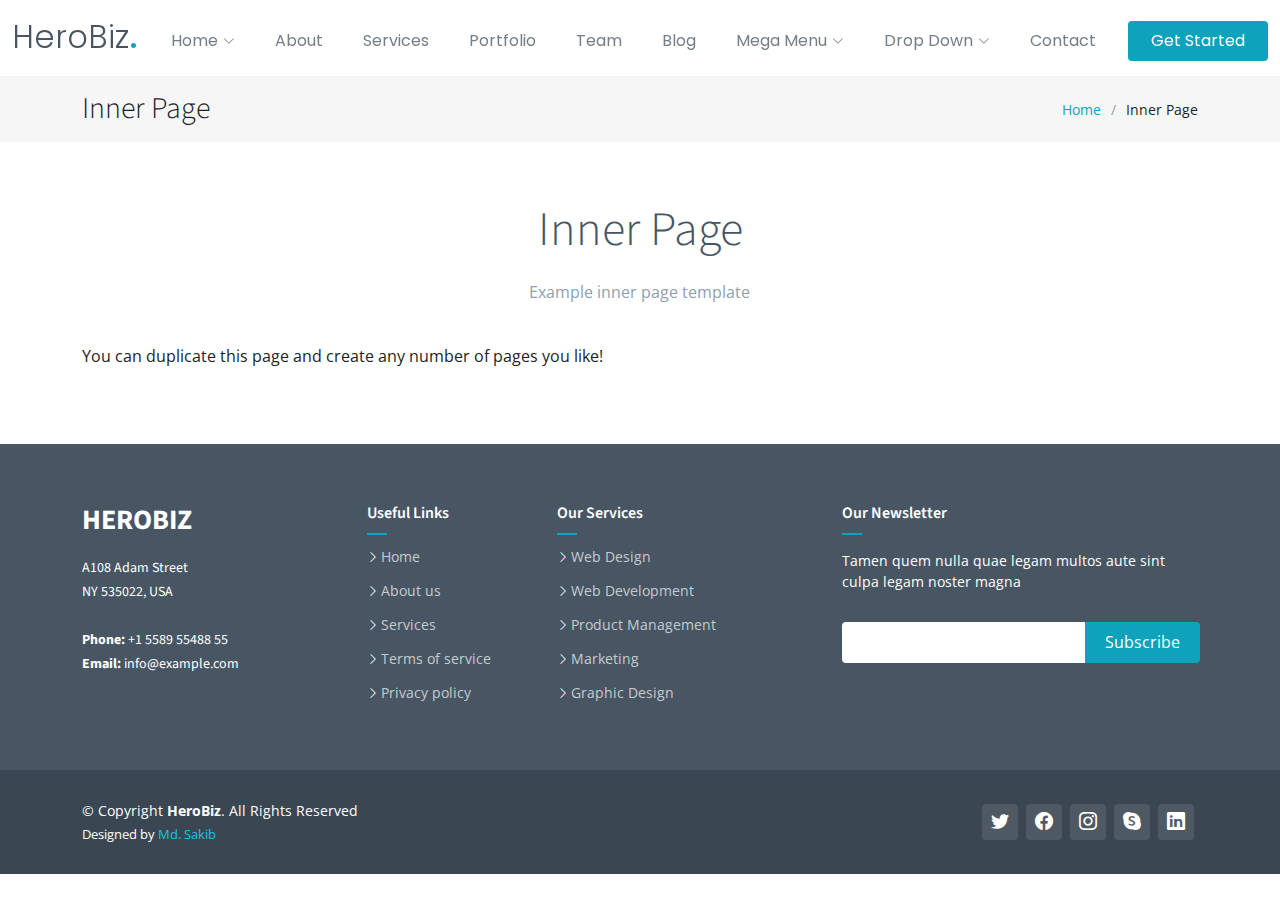
<file: inner-page.html>
<!DOCTYPE html>
<html lang="en">

<head>
  <meta charset="utf-8">
  <meta content="width=device-width, initial-scale=1.0" name="viewport">

  <title>Inner Page - HeroBiz</title>
  <meta content="" name="description">
  <meta content="" name="keywords">

  <!-- Favicons -->
  <link href="assets/img/favicon.png" rel="icon">
  <link href="assets/img/apple-touch-icon.png" rel="apple-touch-icon">

  <!-- Google Fonts -->
  <link rel="preconnect" href="https://fonts.googleapis.com">
  <link rel="preconnect" href="https://fonts.gstatic.com" crossorigin>
  <link href="https://fonts.googleapis.com/css2?family=Open+Sans:ital,wght@0,300;0,400;0,500;0,600;0,700;1,300;1,400;1,500;1,600;1,700&family=Poppins:ital,wght@0,300;0,400;0,500;0,600;0,700;1,300;1,400;1,500;1,600;1,700&family=Source+Sans+Pro:ital,wght@0,300;0,400;0,600;0,700;1,300;1,400;1,600;1,700&display=swap" rel="stylesheet">

  <!-- Vendor CSS Files -->
  <link href="assets/vendor/bootstrap/css/bootstrap.min.css" rel="stylesheet">
  <link href="assets/vendor/bootstrap-icons/bootstrap-icons.css" rel="stylesheet">
  <link href="assets/vendor/aos/aos.css" rel="stylesheet">
  <link href="assets/vendor/glightbox/css/glightbox.min.css" rel="stylesheet">
  <link href="assets/vendor/swiper/swiper-bundle.min.css" rel="stylesheet">

  <!-- Variables CSS Files. Uncomment your preferred color scheme -->
  <link href="assets/css/variables.css" rel="stylesheet">
  <!-- <link href="assets/css/variables-blue.css" rel="stylesheet"> -->
  <!-- <link href="assets/css/variables-green.css" rel="stylesheet"> -->
  <!-- <link href="assets/css/variables-orange.css" rel="stylesheet"> -->
  <!-- <link href="assets/css/variables-purple.css" rel="stylesheet"> -->
  <!-- <link href="assets/css/variables-red.css" rel="stylesheet"> -->
  <!-- <link href="assets/css/variables-pink.css" rel="stylesheet"> -->

  <!-- Template Main CSS File -->
  <link href="assets/css/main.css" rel="stylesheet">
</head>

<body>

  <!-- ======= Header ======= -->
  <header id="header" class="header fixed-top" data-scrollto-offset="0">
    <div class="container-fluid d-flex align-items-center justify-content-between">

      <a href="index.html" class="logo d-flex align-items-center scrollto me-auto me-lg-0">
        <!-- Uncomment the line below if you also wish to use an image logo -->
        <!-- <img src="assets/img/logo.png" alt=""> -->
        <h1>HeroBiz<span>.</span></h1>
      </a>

      <nav id="navbar" class="navbar">
        <ul>

          <li class="dropdown"><a href="#"><span>Home</span> <i class="bi bi-chevron-down dropdown-indicator"></i></a>
            <ul>
              <li><a href="index.html">Home 1 - index.html</a></li>
              <li><a href="index-2.html">Home 2 - index-2.html</a></li>
              <li><a href="index-3.html">Home 3 - index-3.html</a></li>
              <li><a href="index-4.html">Home 4 - index-4.html</a></li>
            </ul>
          </li>

          <li><a class="nav-link scrollto" href="index.html#about">About</a></li>
          <li><a class="nav-link scrollto" href="index.html#services">Services</a></li>
          <li><a class="nav-link scrollto" href="index.html#portfolio">Portfolio</a></li>
          <li><a class="nav-link scrollto" href="index.html#team">Team</a></li>
          <li><a href="blog.html">Blog</a></li>
          <li class="dropdown megamenu"><a href="#"><span>Mega Menu</span> <i class="bi bi-chevron-down dropdown-indicator"></i></a>
            <ul>
              <li>
                <a href="#">Column 1 link 1</a>
                <a href="#">Column 1 link 2</a>
                <a href="#">Column 1 link 3</a>
              </li>
              <li>
                <a href="#">Column 2 link 1</a>
                <a href="#">Column 2 link 2</a>
                <a href="#">Column 3 link 3</a>
              </li>
              <li>
                <a href="#">Column 3 link 1</a>
                <a href="#">Column 3 link 2</a>
                <a href="#">Column 3 link 3</a>
              </li>
              <li>
                <a href="#">Column 4 link 1</a>
                <a href="#">Column 4 link 2</a>
                <a href="#">Column 4 link 3</a>
              </li>
            </ul>
          </li>
          <li class="dropdown"><a href="#"><span>Drop Down</span> <i class="bi bi-chevron-down dropdown-indicator"></i></a>
            <ul>
              <li><a href="#">Drop Down 1</a></li>
              <li class="dropdown"><a href="#"><span>Deep Drop Down</span> <i class="bi bi-chevron-down dropdown-indicator"></i></a>
                <ul>
                  <li><a href="#">Deep Drop Down 1</a></li>
                  <li><a href="#">Deep Drop Down 2</a></li>
                  <li><a href="#">Deep Drop Down 3</a></li>
                  <li><a href="#">Deep Drop Down 4</a></li>
                  <li><a href="#">Deep Drop Down 5</a></li>
                </ul>
              </li>
              <li><a href="#">Drop Down 2</a></li>
              <li><a href="#">Drop Down 3</a></li>
              <li><a href="#">Drop Down 4</a></li>
            </ul>
          </li>
          <li><a class="nav-link scrollto" href="index.html#contact">Contact</a></li>
        </ul>
        <i class="bi bi-list mobile-nav-toggle d-none"></i>
      </nav><!-- .navbar -->

      <a class="btn-getstarted scrollto" href="index.html#about">Get Started</a>

    </div>
  </header><!-- End Header -->

  <main id="main">

    <!-- ======= Breadcrumbs ======= -->
    <div class="breadcrumbs">
      <div class="container">

        <div class="d-flex justify-content-between align-items-center">
          <h2>Inner Page</h2>
          <ol>
            <li><a href="index.html">Home</a></li>
            <li>Inner Page</li>
          </ol>
        </div>

      </div>
    </div><!-- End Breadcrumbs -->

    <!-- ======= Blog Section ======= -->
    <section class="inner-page">
      <div class="container" data-aos="fade-up">

        <div class="section-header">
          <h2>Inner Page</h2>
          <p>Example inner page template</p>
        </div>

        <p>
          You can duplicate this page and create any number of pages you like!
        </p>

      </div>
    </section><!-- End Inner Page -->

  </main><!-- End #main -->

  <!-- ======= Footer ======= -->
  <footer id="footer" class="footer">

    <div class="footer-content">
      <div class="container">
        <div class="row">

          <div class="col-lg-3 col-md-6">
            <div class="footer-info">
              <h3>HeroBiz</h3>
              <p>
                A108 Adam Street <br>
                NY 535022, USA<br><br>
                <strong>Phone:</strong> +1 5589 55488 55<br>
                <strong>Email:</strong> info@example.com<br>
              </p>
            </div>
          </div>

          <div class="col-lg-2 col-md-6 footer-links">
            <h4>Useful Links</h4>
            <ul>
              <li><i class="bi bi-chevron-right"></i> <a href="#">Home</a></li>
              <li><i class="bi bi-chevron-right"></i> <a href="#">About us</a></li>
              <li><i class="bi bi-chevron-right"></i> <a href="#">Services</a></li>
              <li><i class="bi bi-chevron-right"></i> <a href="#">Terms of service</a></li>
              <li><i class="bi bi-chevron-right"></i> <a href="#">Privacy policy</a></li>
            </ul>
          </div>

          <div class="col-lg-3 col-md-6 footer-links">
            <h4>Our Services</h4>
            <ul>
              <li><i class="bi bi-chevron-right"></i> <a href="#">Web Design</a></li>
              <li><i class="bi bi-chevron-right"></i> <a href="#">Web Development</a></li>
              <li><i class="bi bi-chevron-right"></i> <a href="#">Product Management</a></li>
              <li><i class="bi bi-chevron-right"></i> <a href="#">Marketing</a></li>
              <li><i class="bi bi-chevron-right"></i> <a href="#">Graphic Design</a></li>
            </ul>
          </div>

          <div class="col-lg-4 col-md-6 footer-newsletter">
            <h4>Our Newsletter</h4>
            <p>Tamen quem nulla quae legam multos aute sint culpa legam noster magna</p>
            <form action="" method="post">
              <input type="email" name="email"><input type="submit" value="Subscribe">
            </form>

          </div>

        </div>
      </div>
    </div>

    <div class="footer-legal text-center">
      <div class="container d-flex flex-column flex-lg-row justify-content-center justify-content-lg-between align-items-center">

        <div class="d-flex flex-column align-items-center align-items-lg-start">
          <div class="copyright">
            &copy; Copyright <strong><span>HeroBiz</span></strong>. All Rights Reserved
          </div>
          <div class="credits">
            Designed by <a href="https://sakibdeveloper.com/">Md. Sakib</a>
          </div>
        </div>

        <div class="social-links order-first order-lg-last mb-3 mb-lg-0">
          <a href="#" class="twitter"><i class="bi bi-twitter"></i></a>
          <a href="#" class="facebook"><i class="bi bi-facebook"></i></a>
          <a href="#" class="instagram"><i class="bi bi-instagram"></i></a>
          <a href="#" class="google-plus"><i class="bi bi-skype"></i></a>
          <a href="#" class="linkedin"><i class="bi bi-linkedin"></i></a>
        </div>

      </div>
    </div>

  </footer><!-- End Footer -->

  <a href="#" class="scroll-top d-flex align-items-center justify-content-center"><i class="bi bi-arrow-up-short"></i></a>

  <div id="preloader"></div>

  <!-- Vendor JS Files -->
  <script src="assets/vendor/bootstrap/js/bootstrap.bundle.min.js"></script>
  <script src="assets/vendor/aos/aos.js"></script>
  <script src="assets/vendor/glightbox/js/glightbox.min.js"></script>
  <script src="assets/vendor/isotope-layout/isotope.pkgd.min.js"></script>
  <script src="assets/vendor/swiper/swiper-bundle.min.js"></script>
  <script src="assets/vendor/php-email-form/validate.js"></script>

  <!-- Template Main JS File -->
  <script src="assets/js/main.js"></script>

</body>

</html>
</file>
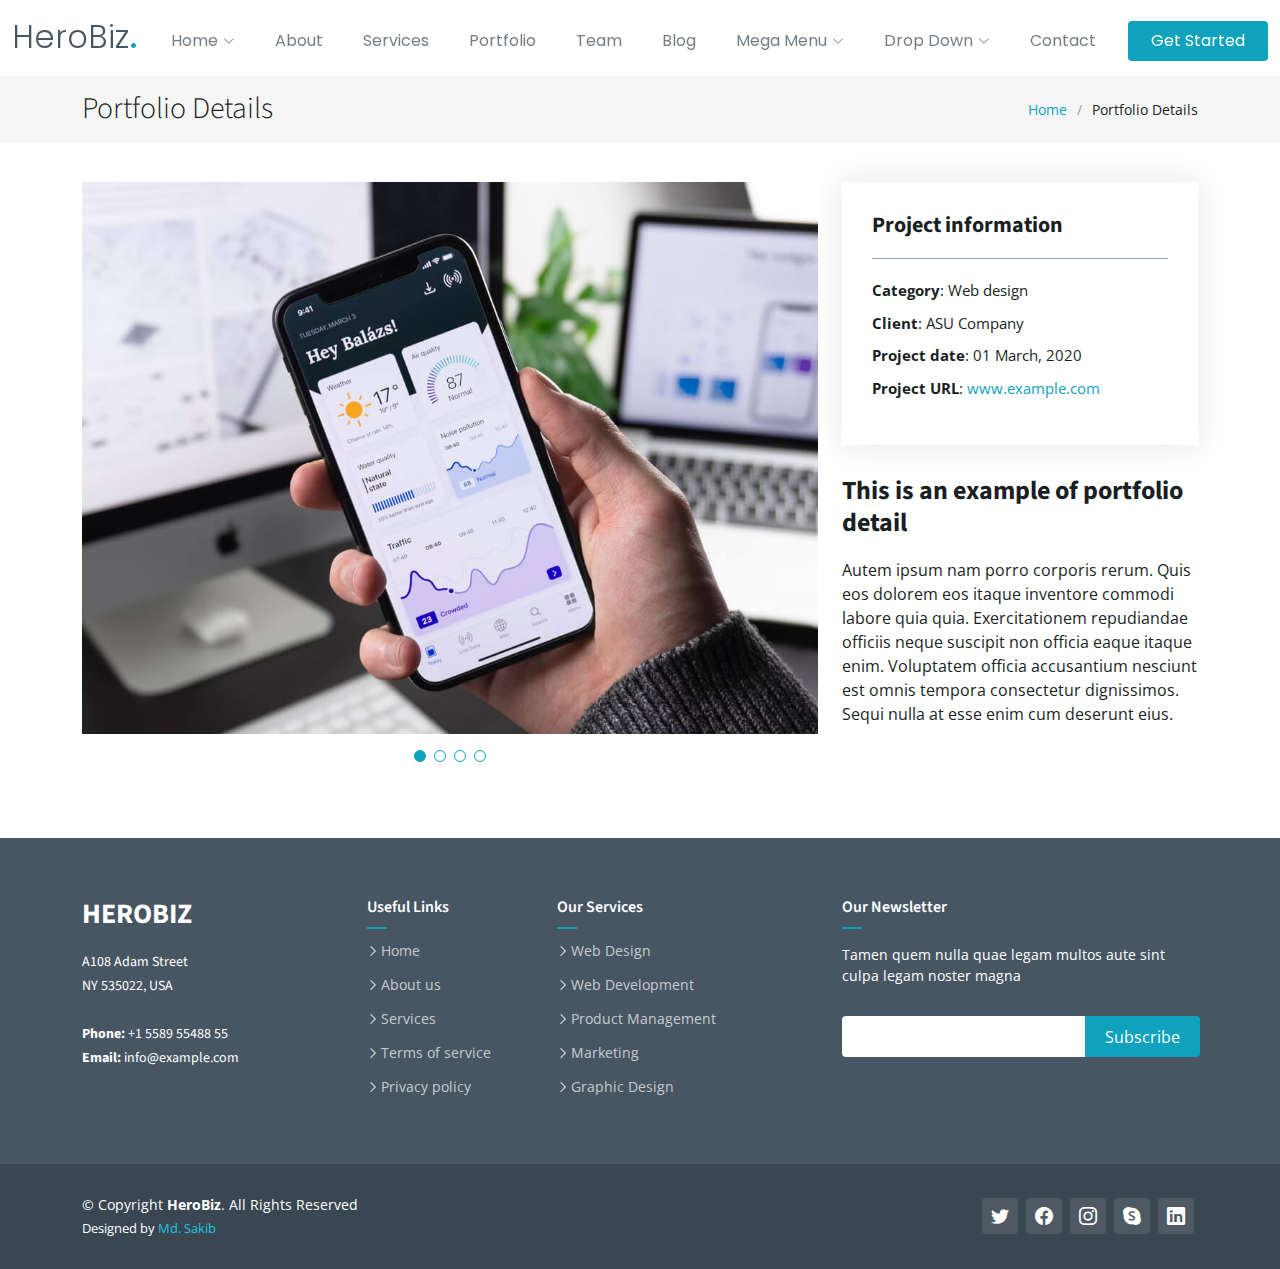
<file: portfolio-details.html>
<!DOCTYPE html>
<html lang="en">

<head>
  <meta charset="utf-8">
  <meta content="width=device-width, initial-scale=1.0" name="viewport">

  <title>Portfolio Details - HeroBiz</title>
  <meta content="" name="description">
  <meta content="" name="keywords">

  <!-- Favicons -->
  <link href="assets/img/favicon.png" rel="icon">
  <link href="assets/img/apple-touch-icon.png" rel="apple-touch-icon">

  <!-- Google Fonts -->
  <link rel="preconnect" href="https://fonts.googleapis.com">
  <link rel="preconnect" href="https://fonts.gstatic.com" crossorigin>
  <link href="https://fonts.googleapis.com/css2?family=Open+Sans:ital,wght@0,300;0,400;0,500;0,600;0,700;1,300;1,400;1,500;1,600;1,700&family=Poppins:ital,wght@0,300;0,400;0,500;0,600;0,700;1,300;1,400;1,500;1,600;1,700&family=Source+Sans+Pro:ital,wght@0,300;0,400;0,600;0,700;1,300;1,400;1,600;1,700&display=swap" rel="stylesheet">

  <!-- Vendor CSS Files -->
  <link href="assets/vendor/bootstrap/css/bootstrap.min.css" rel="stylesheet">
  <link href="assets/vendor/bootstrap-icons/bootstrap-icons.css" rel="stylesheet">
  <link href="assets/vendor/aos/aos.css" rel="stylesheet">
  <link href="assets/vendor/glightbox/css/glightbox.min.css" rel="stylesheet">
  <link href="assets/vendor/swiper/swiper-bundle.min.css" rel="stylesheet">

  <!-- Variables CSS Files. Uncomment your preferred color scheme -->
  <link href="assets/css/variables.css" rel="stylesheet">
  <!-- <link href="assets/css/variables-blue.css" rel="stylesheet"> -->
  <!-- <link href="assets/css/variables-green.css" rel="stylesheet"> -->
  <!-- <link href="assets/css/variables-orange.css" rel="stylesheet"> -->
  <!-- <link href="assets/css/variables-purple.css" rel="stylesheet"> -->
  <!-- <link href="assets/css/variables-red.css" rel="stylesheet"> -->
  <!-- <link href="assets/css/variables-pink.css" rel="stylesheet"> -->

  <!-- Template Main CSS File -->
  <link href="assets/css/main.css" rel="stylesheet">
</head>

<body>

  <!-- ======= Header ======= -->
  <header id="header" class="header fixed-top" data-scrollto-offset="0">
    <div class="container-fluid d-flex align-items-center justify-content-between">

      <a href="index.html" class="logo d-flex align-items-center scrollto me-auto me-lg-0">
        <!-- Uncomment the line below if you also wish to use an image logo -->
        <!-- <img src="assets/img/logo.png" alt=""> -->
        <h1>HeroBiz<span>.</span></h1>
      </a>

      <nav id="navbar" class="navbar">
        <ul>

          <li class="dropdown"><a href="#"><span>Home</span> <i class="bi bi-chevron-down dropdown-indicator"></i></a>
            <ul>
              <li><a href="index.html">Home 1 - index.html</a></li>
              <li><a href="index-2.html">Home 2 - index-2.html</a></li>
              <li><a href="index-3.html">Home 3 - index-3.html</a></li>
              <li><a href="index-4.html">Home 4 - index-4.html</a></li>
            </ul>
          </li>

          <li><a class="nav-link scrollto" href="index.html#about">About</a></li>
          <li><a class="nav-link scrollto" href="index.html#services">Services</a></li>
          <li><a class="nav-link scrollto" href="index.html#portfolio">Portfolio</a></li>
          <li><a class="nav-link scrollto" href="index.html#team">Team</a></li>
          <li><a href="blog.html">Blog</a></li>
          <li class="dropdown megamenu"><a href="#"><span>Mega Menu</span> <i class="bi bi-chevron-down dropdown-indicator"></i></a>
            <ul>
              <li>
                <a href="#">Column 1 link 1</a>
                <a href="#">Column 1 link 2</a>
                <a href="#">Column 1 link 3</a>
              </li>
              <li>
                <a href="#">Column 2 link 1</a>
                <a href="#">Column 2 link 2</a>
                <a href="#">Column 3 link 3</a>
              </li>
              <li>
                <a href="#">Column 3 link 1</a>
                <a href="#">Column 3 link 2</a>
                <a href="#">Column 3 link 3</a>
              </li>
              <li>
                <a href="#">Column 4 link 1</a>
                <a href="#">Column 4 link 2</a>
                <a href="#">Column 4 link 3</a>
              </li>
            </ul>
          </li>
          <li class="dropdown"><a href="#"><span>Drop Down</span> <i class="bi bi-chevron-down dropdown-indicator"></i></a>
            <ul>
              <li><a href="#">Drop Down 1</a></li>
              <li class="dropdown"><a href="#"><span>Deep Drop Down</span> <i class="bi bi-chevron-down dropdown-indicator"></i></a>
                <ul>
                  <li><a href="#">Deep Drop Down 1</a></li>
                  <li><a href="#">Deep Drop Down 2</a></li>
                  <li><a href="#">Deep Drop Down 3</a></li>
                  <li><a href="#">Deep Drop Down 4</a></li>
                  <li><a href="#">Deep Drop Down 5</a></li>
                </ul>
              </li>
              <li><a href="#">Drop Down 2</a></li>
              <li><a href="#">Drop Down 3</a></li>
              <li><a href="#">Drop Down 4</a></li>
            </ul>
          </li>
          <li><a class="nav-link scrollto" href="index.html#contact">Contact</a></li>
        </ul>
        <i class="bi bi-list mobile-nav-toggle d-none"></i>
      </nav><!-- .navbar -->

      <a class="btn-getstarted scrollto" href="index.html#about">Get Started</a>

    </div>
  </header><!-- End Header -->

  <main id="main">

    <!-- ======= Breadcrumbs ======= -->
    <div class="breadcrumbs">
      <div class="container">

        <div class="d-flex justify-content-between align-items-center">
          <h2>Portfolio Details</h2>
          <ol>
            <li><a href="index.html">Home</a></li>
            <li>Portfolio Details</li>
          </ol>
        </div>

      </div>
    </div><!-- End Breadcrumbs -->

    <!-- ======= Portfolio Details Section ======= -->
    <section id="portfolio-details" class="portfolio-details">
      <div class="container" data-aos="fade-up">

        <div class="row gy-4">

          <div class="col-lg-8">
            <div class="portfolio-details-slider swiper">
              <div class="swiper-wrapper align-items-center">

                <div class="swiper-slide">
                  <img src="assets/img/portfolio/app-1.jpg" alt="">
                </div>

                <div class="swiper-slide">
                  <img src="assets/img/portfolio/product-1.jpg" alt="">
                </div>

                <div class="swiper-slide">
                  <img src="assets/img/portfolio/branding-1.jpg" alt="">
                </div>

                <div class="swiper-slide">
                  <img src="assets/img/portfolio/books-1.jpg" alt="">
                </div>

              </div>
              <div class="swiper-pagination"></div>
            </div>
          </div>

          <div class="col-lg-4">
            <div class="portfolio-info">
              <h3>Project information</h3>
              <ul>
                <li><strong>Category</strong>: Web design</li>
                <li><strong>Client</strong>: ASU Company</li>
                <li><strong>Project date</strong>: 01 March, 2020</li>
                <li><strong>Project URL</strong>: <a href="#">www.example.com</a></li>
              </ul>
            </div>
            <div class="portfolio-description">
              <h2>This is an example of portfolio detail</h2>
              <p>
                Autem ipsum nam porro corporis rerum. Quis eos dolorem eos itaque inventore commodi labore quia quia. Exercitationem repudiandae officiis neque suscipit non officia eaque itaque enim. Voluptatem officia accusantium nesciunt est omnis tempora consectetur dignissimos. Sequi nulla at esse enim cum deserunt eius.
              </p>
            </div>
          </div>

        </div>

      </div>
    </section><!-- End Portfolio Details Section -->

  </main><!-- End #main -->

  <!-- ======= Footer ======= -->
  <footer id="footer" class="footer">

    <div class="footer-content">
      <div class="container">
        <div class="row">

          <div class="col-lg-3 col-md-6">
            <div class="footer-info">
              <h3>HeroBiz</h3>
              <p>
                A108 Adam Street <br>
                NY 535022, USA<br><br>
                <strong>Phone:</strong> +1 5589 55488 55<br>
                <strong>Email:</strong> info@example.com<br>
              </p>
            </div>
          </div>

          <div class="col-lg-2 col-md-6 footer-links">
            <h4>Useful Links</h4>
            <ul>
              <li><i class="bi bi-chevron-right"></i> <a href="#">Home</a></li>
              <li><i class="bi bi-chevron-right"></i> <a href="#">About us</a></li>
              <li><i class="bi bi-chevron-right"></i> <a href="#">Services</a></li>
              <li><i class="bi bi-chevron-right"></i> <a href="#">Terms of service</a></li>
              <li><i class="bi bi-chevron-right"></i> <a href="#">Privacy policy</a></li>
            </ul>
          </div>

          <div class="col-lg-3 col-md-6 footer-links">
            <h4>Our Services</h4>
            <ul>
              <li><i class="bi bi-chevron-right"></i> <a href="#">Web Design</a></li>
              <li><i class="bi bi-chevron-right"></i> <a href="#">Web Development</a></li>
              <li><i class="bi bi-chevron-right"></i> <a href="#">Product Management</a></li>
              <li><i class="bi bi-chevron-right"></i> <a href="#">Marketing</a></li>
              <li><i class="bi bi-chevron-right"></i> <a href="#">Graphic Design</a></li>
            </ul>
          </div>

          <div class="col-lg-4 col-md-6 footer-newsletter">
            <h4>Our Newsletter</h4>
            <p>Tamen quem nulla quae legam multos aute sint culpa legam noster magna</p>
            <form action="" method="post">
              <input type="email" name="email"><input type="submit" value="Subscribe">
            </form>

          </div>

        </div>
      </div>
    </div>

    <div class="footer-legal text-center">
      <div class="container d-flex flex-column flex-lg-row justify-content-center justify-content-lg-between align-items-center">

        <div class="d-flex flex-column align-items-center align-items-lg-start">
          <div class="copyright">
            &copy; Copyright <strong><span>HeroBiz</span></strong>. All Rights Reserved
          </div>
          <div class="credits">
            Designed by <a href="https://sakibdeveloper.com/">Md. Sakib</a>
          </div>
        </div>

        <div class="social-links order-first order-lg-last mb-3 mb-lg-0">
          <a href="#" class="twitter"><i class="bi bi-twitter"></i></a>
          <a href="#" class="facebook"><i class="bi bi-facebook"></i></a>
          <a href="#" class="instagram"><i class="bi bi-instagram"></i></a>
          <a href="#" class="google-plus"><i class="bi bi-skype"></i></a>
          <a href="#" class="linkedin"><i class="bi bi-linkedin"></i></a>
        </div>

      </div>
    </div>

  </footer><!-- End Footer -->

  <a href="#" class="scroll-top d-flex align-items-center justify-content-center"><i class="bi bi-arrow-up-short"></i></a>

  <div id="preloader"></div>

  <!-- Vendor JS Files -->
  <script src="assets/vendor/bootstrap/js/bootstrap.bundle.min.js"></script>
  <script src="assets/vendor/aos/aos.js"></script>
  <script src="assets/vendor/glightbox/js/glightbox.min.js"></script>
  <script src="assets/vendor/isotope-layout/isotope.pkgd.min.js"></script>
  <script src="assets/vendor/swiper/swiper-bundle.min.js"></script>
  <script src="assets/vendor/php-email-form/validate.js"></script>

  <!-- Template Main JS File -->
  <script src="assets/js/main.js"></script>

</body>

</html>
</file>
<file: assets/css/variables.css>
/**
* Template Name: HeroBiz
* File: variables.css
* Description: Easily customize colors, typography, and other repetitive properties used in the template main stylesheet file main.css
* 
* Template URL: https://bootstrapmade.com/herobiz-bootstrap-business-template/
* Author: BootstrapMade.com
* License: https://bootstrapmade.com/license/
* 
* Contents:
* 1. HeroBiz template variables 
* 2. Override default Bootstrap variables
* 3. Set color and background class names
*
* Learn more about CSS variables at https://developer.mozilla.org/en-US/docs/Web/CSS/Using_CSS_custom_properties
*/

/*--------------------------------------------------------------
# 1. HeroBiz template variables 
--------------------------------------------------------------*/
:root {

  /* Fonts */
  --font-default: 'Open Sans', system-ui, -apple-system, "Segoe UI", Roboto, "Helvetica Neue", Arial, "Noto Sans", "Liberation Sans", sans-serif, "Apple Color Emoji", "Segoe UI Emoji", "Segoe UI Symbol", "Noto Color Emoji";
  --font-primary: 'Source Sans Pro', sans-serif;
  --font-secondary: 'Poppins', sans-serif;

  /* Colors */
  /* The *-rgb color names are simply the RGB converted value of the corresponding color for use in the rgba() function */

  /* Default text color */
  --color-default: #1a1f24;
  --color-default-rgb: 26, 31, 36;

  /* Defult links color */
  --color-links: #0ea2bd;
  --color-links-hover: #1ec3e0;

  /* Primay colors */
  --color-primary: #0ea2bd;
  --color-primary-light: #1ec3e0;
  --color-primary-dark: #0189a1;

  --color-primary-rgb: 14, 162, 189;
  --color-primary-light-rgb: 30, 195, 224;
  --color-primary-dark-rgb: 1, 137, 161;

  /* Secondary colors */
  --color-secondary: #485664;
  --color-secondary-light: #8f9fae;
  --color-secondary-dark: #3a4753;

  --color-secondary-rgb: 72, 86, 100;
  --color-secondary-light-rgb: 143, 159, 174;
  --color-secondary-dark-rgb: 58, 71, 83;

  /* General colors */
  --color-blue: #0d6efd;
  --color-blue-rgb: 13, 110, 253;

  --color-indigo: #6610f2;
  --color-indigo-rgb: 102, 16, 242;

  --color-purple: #6f42c1;
  --color-purple-rgb: 111, 66, 193;

  --color-pink: #f3268c;
  --color-pink-rgb: 243, 38, 140;

  --color-red: #df1529;
  --color-red-rgb: 223, 21, 4;

  --color-orange: #fd7e14;
  --color-orange-rgb: 253, 126, 20;

  --color-yellow: #ffc107;
  --color-yellow-rgb: 255, 193, 7;

  --color-green: #059652;
  --color-green-rgb: 5, 150, 82;

  --color-teal: #20c997;
  --color-teal-rgb: 32, 201, 151;

  --color-cyan: #0dcaf0;
  --color-cyan-rgb: 13, 202, 240;

  --color-white: #ffffff;
  --color-white-rgb: 255, 255, 255;

  --color-gray: #6c757d;
  --color-gray-rgb: 108, 117, 125;

  --color-black: #000000;
  --color-black-rgb: 0, 0, 0;
  
}

/*--------------------------------------------------------------
# 2. Override default Bootstrap variables
--------------------------------------------------------------*/
:root {

  --bs-blue: var(--color-blue);
  --bs-indigo: var(--color-indigo);
  --bs-purple: var(--color-purple);
  --bs-pink: var(--color-pink);
  --bs-red: var(--color-red);
  --bs-orange: var(--color-orange);
  --bs-yellow: var(--color-yellow);
  --bs-green: var(--color-green);
  --bs-teal: var(--color-teal);
  --bs-cyan: var(--color-cyan);
  --bs-white: var(--color-white);
  --bs-gray: var(--color-gray);
  --bs-gray-dark: #343a40;
  --bs-gray-100: #f8f9fa;
  --bs-gray-200: #e9ecef;
  --bs-gray-300: #dee2e6;
  --bs-gray-400: #ced4da;
  --bs-gray-500: #adb5bd;
  --bs-gray-600: #6c757d;
  --bs-gray-700: #495057;
  --bs-gray-800: #343a40;
  --bs-gray-900: #212529;
  --bs-primary: var(--color-blue);
  --bs-secondary: var(--color-blue);
  --bs-success: #198754;
  --bs-info: #0dcaf0;
  --bs-warning: #ffc107;
  --bs-danger: #dc3545;
  --bs-light: #f8f9fa;
  --bs-dark: #212529;
  --bs-primary-rgb: var(--color-primary-rgb);
  --bs-secondary-rgb: var(--color-secondary-rgb);
  --bs-success-rgb: 25, 135, 84;
  --bs-info-rgb: 13, 202, 240;
  --bs-warning-rgb: 255, 193, 7;
  --bs-danger-rgb: 220, 53, 69;
  --bs-light-rgb: 248, 249, 250;
  --bs-dark-rgb: 33, 37, 41;
  --bs-white-rgb: var(--color-white-rgb);
  --bs-black-rgb: var(--color-black-rgb);
  --bs-body-color-rgb: var(--color-default-rgb);
  --bs-body-bg-rgb: 255, 255, 255;
  --bs-font-sans-serif: var(--font-default);
  --bs-font-monospace: SFMono-Regular, Menlo, Monaco, Consolas, "Liberation Mono", "Courier New", monospace;
  --bs-gradient: linear-gradient(180deg, rgba(255, 255, 255, 0.15), rgba(255, 255, 255, 0));
  --bs-body-font-family: var(--font-default);
  --bs-body-font-size: 1rem;
  --bs-body-font-weight: 400;
  --bs-body-line-height: 1.5;
  --bs-body-color: var(--color-default);
  --bs-body-bg: #fff;

}

/*--------------------------------------------------------------
# 3. Set color and background class names
--------------------------------------------------------------*/
/* Fonts */
.font-default { font-family: var(--font-default) !important; }
.font-primary { font-family: var(--font-primary) !important;}
.font-secondary { font-family: var(--font-secondary) !important; }

/* Text Colors */
.color-default { color: var(--color-default) !important; }
.color-links { color: var(--color-links) !important; }
.color-links:hover { color: var(--color-links-hover) !important; }
.color-primary { color: var(--color-primary) !important; }
.color-primary-light { color: var(--color-primary-light) !important; }
.color-primary-dark { color: var(--color-primary-dark) !important; }
.color-secondary { color: var(--color-secondary) !important; }
.color-secondary-light { color: var(--color-secondary-light) !important; }
.color-secondary-dark { color: var(--color-secondary-dark) !important; }
.color-blue { color: var(--color-blue) !important; }
.color-indigo { color: var(--color-indigo) !important; }
.color-purple { color: var(--color-purple) !important; }
.color-pink { color: var(--color-pink) !important; }
.color-red { color: var(--color-red) !important; }
.color-orange { color: var(--color-orange) !important; }
.color-yellow { color: var(--color-yellow) !important; }
.color-green { color: var(--color-green) !important; }
.color-teal { color: var(--color-teal) !important; }
.color-cyan { color: var(--color-cyan) !important; }
.color-white { color: var(--color-white) !important; }
.color-gray { color: var(--color-gray) !important; }
.color-black { color: var(--color-black) !important; }

/* Background Colors */
.bg-default { background-color: var(--color-default) !important; }
.bg-primary { background-color: var(--color-primary) !important; }
.bg-primary-light { background-color: var(--color-primary-light) !important; }
.bg-primary-dark { background-color: var(--color-primary-dark) !important; }
.bg-secondary { background-color: var(--color-secondary) !important; }
.bg-secondary-light { background-color: var(--color-secondary-light) !important; }
.bg-secondary-dark { background-color: var(--color-secondary-dark) !important; }
.bg-blue { background-color: var(--color-blue) !important; }
.bg-indigo { background-color: var(--color-indigo) !important; }
.bg-purple { background-color: var(--color-purple) !important; }
.bg-pink { background-color: var(--color-pink) !important; }
.bg-red { background-color: var(--color-red) !important; }
.bg-orange { background-color: var(--color-orange) !important; }
.bg-yellow { background-color: var(--color-yellow) !important; }
.bg-green { background-color: var(--color-green) !important; }
.bg-teal { background-color: var(--color-teal) !important; }
.bg-cyan { background-color: var(--color-cyan) !important; }
.bg-white { background-color: var(--color-white) !important; }
.bg-gray { background-color: var(--color-gray) !important; }
.bg-black { background-color: var(--color-black) !important; }
</file>
<file: assets/css/variables-blue.css>
/**
* Template Name: HeroBiz
* File: variables-blue.css
* Description: Easily customize colors, typography, and other repetitive properties used in the template main stylesheet file main.css
* 
* Template URL: https://bootstrapmade.com/herobiz-bootstrap-business-template/
* Author: BootstrapMade.com
* License: https://bootstrapmade.com/license/
* 
* Contents:
* 1. HeroBiz template variables 
* 2. Override default Bootstrap variables
* 3. Set color and background class names
*
* Learn more about CSS variables at https://developer.mozilla.org/en-US/docs/Web/CSS/Using_CSS_custom_properties
*/

/*--------------------------------------------------------------
# 1. HeroBiz template variables 
--------------------------------------------------------------*/
:root {

  /* Fonts */
  --font-default: 'Open Sans', system-ui, -apple-system, "Segoe UI", Roboto, "Helvetica Neue", Arial, "Noto Sans", "Liberation Sans", sans-serif, "Apple Color Emoji", "Segoe UI Emoji", "Segoe UI Symbol", "Noto Color Emoji";
  --font-primary: 'Source Sans Pro', sans-serif;
  --font-secondary: 'Poppins', sans-serif;

  /* Colors */
  /* The *-rgb color names are simply the RGB converted value of the corresponding color for use in the rgba() function */

  /* Default text color */
  --color-default: #1a1f24;
  --color-default-rgb: 26, 31, 36;

  /* Defult links color */
  --color-links: #3279fc;
  --color-links-hover: #4797ff;

  /* Primay colors */
  --color-primary: #3279fc;
  --color-primary-light: #4797ff;
  --color-primary-dark: #1c61e2;

  --color-primary-rgb: 50, 121, 252;
  --color-primary-light-rgb: 71, 151, 255;
  --color-primary-dark-rgb: 28, 97, 226;

  /* Secondary colors */
  --color-secondary: #5670a0;
  --color-secondary-light: #6e87b6;
  --color-secondary-dark: #3b5380;

  --color-secondary-rgb: 86, 112, 160;
  --color-secondary-light-rgb: 110, 135, 182;
  --color-secondary-dark-rgb: 59, 83, 128;

  /* General colors */
  --color-blue: #0d6efd;
  --color-blue-rgb: 13, 110, 253;

  --color-indigo: #6610f2;
  --color-indigo-rgb: 102, 16, 242;

  --color-purple: #6f42c1;
  --color-purple-rgb: 111, 66, 193;

  --color-pink: #f3268c;
  --color-pink-rgb: 243, 38, 140;

  --color-red: #df1529;
  --color-red-rgb: 223, 21, 4;

  --color-orange: #fd7e14;
  --color-orange-rgb: 253, 126, 20;

  --color-yellow: #ffc107;
  --color-yellow-rgb: 255, 193, 7;

  --color-green: #059652;
  --color-green-rgb: 5, 150, 82;

  --color-teal: #20c997;
  --color-teal-rgb: 32, 201, 151;

  --color-cyan: #0dcaf0;
  --color-cyan-rgb: 13, 202, 240;

  --color-white: #ffffff;
  --color-white-rgb: 255, 255, 255;

  --color-gray: #6c757d;
  --color-gray-rgb: 108, 117, 125;

  --color-black: #000000;
  --color-black-rgb: 0, 0, 0;
  
}

/*--------------------------------------------------------------
# 2. Override default Bootstrap variables
--------------------------------------------------------------*/
:root {

  --bs-blue: var(--color-blue);
  --bs-indigo: var(--color-indigo);
  --bs-purple: var(--color-purple);
  --bs-pink: var(--color-pink);
  --bs-red: var(--color-red);
  --bs-orange: var(--color-orange);
  --bs-yellow: var(--color-yellow);
  --bs-green: var(--color-green);
  --bs-teal: var(--color-teal);
  --bs-cyan: var(--color-cyan);
  --bs-white: var(--color-white);
  --bs-gray: var(--color-gray);
  --bs-gray-dark: #343a40;
  --bs-gray-100: #f8f9fa;
  --bs-gray-200: #e9ecef;
  --bs-gray-300: #dee2e6;
  --bs-gray-400: #ced4da;
  --bs-gray-500: #adb5bd;
  --bs-gray-600: #6c757d;
  --bs-gray-700: #495057;
  --bs-gray-800: #343a40;
  --bs-gray-900: #212529;
  --bs-primary: var(--color-blue);
  --bs-secondary: var(--color-blue);
  --bs-success: #198754;
  --bs-info: #0dcaf0;
  --bs-warning: #ffc107;
  --bs-danger: #dc3545;
  --bs-light: #f8f9fa;
  --bs-dark: #212529;
  --bs-primary-rgb: var(--color-primary-rgb);
  --bs-secondary-rgb: var(--color-secondary-rgb);
  --bs-success-rgb: 25, 135, 84;
  --bs-info-rgb: 13, 202, 240;
  --bs-warning-rgb: 255, 193, 7;
  --bs-danger-rgb: 220, 53, 69;
  --bs-light-rgb: 248, 249, 250;
  --bs-dark-rgb: 33, 37, 41;
  --bs-white-rgb: var(--color-white-rgb);
  --bs-black-rgb: var(--color-black-rgb);
  --bs-body-color-rgb: var(--color-default-rgb);
  --bs-body-bg-rgb: 255, 255, 255;
  --bs-font-sans-serif: var(--font-default);
  --bs-font-monospace: SFMono-Regular, Menlo, Monaco, Consolas, "Liberation Mono", "Courier New", monospace;
  --bs-gradient: linear-gradient(180deg, rgba(255, 255, 255, 0.15), rgba(255, 255, 255, 0));
  --bs-body-font-family: var(--font-default);
  --bs-body-font-size: 1rem;
  --bs-body-font-weight: 400;
  --bs-body-line-height: 1.5;
  --bs-body-color: var(--color-default);
  --bs-body-bg: #fff;

}

/*--------------------------------------------------------------
# 3. Set color and background class names
--------------------------------------------------------------*/
/* Fonts */
.font-default { font-family: var(--font-default) !important; }
.font-primary { font-family: var(--font-primary) !important;}
.font-secondary { font-family: var(--font-secondary) !important; }

/* Text Colors */
.color-default { color: var(--color-default) !important; }
.color-links { color: var(--color-links) !important; }
.color-links:hover { color: var(--color-links-hover) !important; }
.color-primary { color: var(--color-primary) !important; }
.color-primary-light { color: var(--color-primary-light) !important; }
.color-primary-dark { color: var(--color-primary-dark) !important; }
.color-secondary { color: var(--color-secondary) !important; }
.color-secondary-light { color: var(--color-secondary-light) !important; }
.color-secondary-dark { color: var(--color-secondary-dark) !important; }
.color-blue { color: var(--color-blue) !important; }
.color-indigo { color: var(--color-indigo) !important; }
.color-purple { color: var(--color-purple) !important; }
.color-pink { color: var(--color-pink) !important; }
.color-red { color: var(--color-red) !important; }
.color-orange { color: var(--color-orange) !important; }
.color-yellow { color: var(--color-yellow) !important; }
.color-green { color: var(--color-green) !important; }
.color-teal { color: var(--color-teal) !important; }
.color-cyan { color: var(--color-cyan) !important; }
.color-white { color: var(--color-white) !important; }
.color-gray { color: var(--color-gray) !important; }
.color-black { color: var(--color-black) !important; }

/* Background Colors */
.bg-default { background-color: var(--color-default) !important; }
.bg-primary { background-color: var(--color-primary) !important; }
.bg-primary-light { background-color: var(--color-primary-light) !important; }
.bg-primary-dark { background-color: var(--color-primary-dark) !important; }
.bg-secondary { background-color: var(--color-secondary) !important; }
.bg-secondary-light { background-color: var(--color-secondary-light) !important; }
.bg-secondary-dark { background-color: var(--color-secondary-dark) !important; }
.bg-blue { background-color: var(--color-blue) !important; }
.bg-indigo { background-color: var(--color-indigo) !important; }
.bg-purple { background-color: var(--color-purple) !important; }
.bg-pink { background-color: var(--color-pink) !important; }
.bg-red { background-color: var(--color-red) !important; }
.bg-orange { background-color: var(--color-orange) !important; }
.bg-yellow { background-color: var(--color-yellow) !important; }
.bg-green { background-color: var(--color-green) !important; }
.bg-teal { background-color: var(--color-teal) !important; }
.bg-cyan { background-color: var(--color-cyan) !important; }
.bg-white { background-color: var(--color-white) !important; }
.bg-gray { background-color: var(--color-gray) !important; }
.bg-black { background-color: var(--color-black) !important; }
</file>
<file: assets/css/variables-green.css>
/**
* Template Name: HeroBiz
* File: variables-green.css
* Description: Easily customize colors, typography, and other repetitive properties used in the template main stylesheet file main.css
* 
* Template URL: https://bootstrapmade.com/herobiz-bootstrap-business-template/
* Author: BootstrapMade.com
* License: https://bootstrapmade.com/license/
* 
* Contents:
* 1. HeroBiz template variables 
* 2. Override default Bootstrap variables
* 3. Set color and background class names
*
* Learn more about CSS variables at https://developer.mozilla.org/en-US/docs/Web/CSS/Using_CSS_custom_properties
*/

/*--------------------------------------------------------------
# 1. HeroBiz template variables 
--------------------------------------------------------------*/
:root {

  /* Fonts */
  --font-default: 'Open Sans', system-ui, -apple-system, "Segoe UI", Roboto, "Helvetica Neue", Arial, "Noto Sans", "Liberation Sans", sans-serif, "Apple Color Emoji", "Segoe UI Emoji", "Segoe UI Symbol", "Noto Color Emoji";
  --font-primary: 'Source Sans Pro', sans-serif;
  --font-secondary: 'Poppins', sans-serif;

  /* Colors */
  /* The *-rgb color names are simply the RGB converted value of the corresponding color for use in the rgba() function */

  /* Default text color */
  --color-default: #1a1f24;
  --color-default-rgb: 26, 31, 36;

  /* Defult links color */
  --color-links: #05c46b;
  --color-links-hover: #1de789;

  /* Primay colors */
  --color-primary: #05c46b;
  --color-primary-light: #1de789;
  --color-primary-dark: #01a156;

  --color-primary-rgb: 5, 196, 107;
  --color-primary-light-rgb: 29, 231, 137;
  --color-primary-dark-rgb: 1, 161, 86;

  /* Secondary colors */
  --color-secondary: #485664;
  --color-secondary-light: #8f9fae;
  --color-secondary-dark: #3a4753;

  --color-secondary-rgb: 72, 86, 100;
  --color-secondary-light-rgb: 143, 159, 174;
  --color-secondary-dark-rgb: 58, 71, 83;

  /* General colors */
  --color-blue: #0d6efd;
  --color-blue-rgb: 13, 110, 253;

  --color-indigo: #6610f2;
  --color-indigo-rgb: 102, 16, 242;

  --color-purple: #6f42c1;
  --color-purple-rgb: 111, 66, 193;

  --color-pink: #f3268c;
  --color-pink-rgb: 243, 38, 140;

  --color-red: #df1529;
  --color-red-rgb: 223, 21, 4;

  --color-orange: #fd7e14;
  --color-orange-rgb: 253, 126, 20;

  --color-yellow: #ffc107;
  --color-yellow-rgb: 255, 193, 7;

  --color-green: #059652;
  --color-green-rgb: 5, 150, 82;

  --color-teal: #20c997;
  --color-teal-rgb: 32, 201, 151;

  --color-cyan: #0dcaf0;
  --color-cyan-rgb: 13, 202, 240;

  --color-white: #ffffff;
  --color-white-rgb: 255, 255, 255;

  --color-gray: #6c757d;
  --color-gray-rgb: 108, 117, 125;

  --color-black: #000000;
  --color-black-rgb: 0, 0, 0;
  
}

/*--------------------------------------------------------------
# 2. Override default Bootstrap variables
--------------------------------------------------------------*/
:root {

  --bs-blue: var(--color-blue);
  --bs-indigo: var(--color-indigo);
  --bs-purple: var(--color-purple);
  --bs-pink: var(--color-pink);
  --bs-red: var(--color-red);
  --bs-orange: var(--color-orange);
  --bs-yellow: var(--color-yellow);
  --bs-green: var(--color-green);
  --bs-teal: var(--color-teal);
  --bs-cyan: var(--color-cyan);
  --bs-white: var(--color-white);
  --bs-gray: var(--color-gray);
  --bs-gray-dark: #343a40;
  --bs-gray-100: #f8f9fa;
  --bs-gray-200: #e9ecef;
  --bs-gray-300: #dee2e6;
  --bs-gray-400: #ced4da;
  --bs-gray-500: #adb5bd;
  --bs-gray-600: #6c757d;
  --bs-gray-700: #495057;
  --bs-gray-800: #343a40;
  --bs-gray-900: #212529;
  --bs-primary: var(--color-blue);
  --bs-secondary: var(--color-blue);
  --bs-success: #198754;
  --bs-info: #0dcaf0;
  --bs-warning: #ffc107;
  --bs-danger: #dc3545;
  --bs-light: #f8f9fa;
  --bs-dark: #212529;
  --bs-primary-rgb: var(--color-primary-rgb);
  --bs-secondary-rgb: var(--color-secondary-rgb);
  --bs-success-rgb: 25, 135, 84;
  --bs-info-rgb: 13, 202, 240;
  --bs-warning-rgb: 255, 193, 7;
  --bs-danger-rgb: 220, 53, 69;
  --bs-light-rgb: 248, 249, 250;
  --bs-dark-rgb: 33, 37, 41;
  --bs-white-rgb: var(--color-white-rgb);
  --bs-black-rgb: var(--color-black-rgb);
  --bs-body-color-rgb: var(--color-default-rgb);
  --bs-body-bg-rgb: 255, 255, 255;
  --bs-font-sans-serif: var(--font-default);
  --bs-font-monospace: SFMono-Regular, Menlo, Monaco, Consolas, "Liberation Mono", "Courier New", monospace;
  --bs-gradient: linear-gradient(180deg, rgba(255, 255, 255, 0.15), rgba(255, 255, 255, 0));
  --bs-body-font-family: var(--font-default);
  --bs-body-font-size: 1rem;
  --bs-body-font-weight: 400;
  --bs-body-line-height: 1.5;
  --bs-body-color: var(--color-default);
  --bs-body-bg: #fff;

}

/*--------------------------------------------------------------
# 3. Set color and background class names
--------------------------------------------------------------*/
/* Fonts */
.font-default { font-family: var(--font-default) !important; }
.font-primary { font-family: var(--font-primary) !important;}
.font-secondary { font-family: var(--font-secondary) !important; }

/* Text Colors */
.color-default { color: var(--color-default) !important; }
.color-links { color: var(--color-links) !important; }
.color-links:hover { color: var(--color-links-hover) !important; }
.color-primary { color: var(--color-primary) !important; }
.color-primary-light { color: var(--color-primary-light) !important; }
.color-primary-dark { color: var(--color-primary-dark) !important; }
.color-secondary { color: var(--color-secondary) !important; }
.color-secondary-light { color: var(--color-secondary-light) !important; }
.color-secondary-dark { color: var(--color-secondary-dark) !important; }
.color-blue { color: var(--color-blue) !important; }
.color-indigo { color: var(--color-indigo) !important; }
.color-purple { color: var(--color-purple) !important; }
.color-pink { color: var(--color-pink) !important; }
.color-red { color: var(--color-red) !important; }
.color-orange { color: var(--color-orange) !important; }
.color-yellow { color: var(--color-yellow) !important; }
.color-green { color: var(--color-green) !important; }
.color-teal { color: var(--color-teal) !important; }
.color-cyan { color: var(--color-cyan) !important; }
.color-white { color: var(--color-white) !important; }
.color-gray { color: var(--color-gray) !important; }
.color-black { color: var(--color-black) !important; }

/* Background Colors */
.bg-default { background-color: var(--color-default) !important; }
.bg-primary { background-color: var(--color-primary) !important; }
.bg-primary-light { background-color: var(--color-primary-light) !important; }
.bg-primary-dark { background-color: var(--color-primary-dark) !important; }
.bg-secondary { background-color: var(--color-secondary) !important; }
.bg-secondary-light { background-color: var(--color-secondary-light) !important; }
.bg-secondary-dark { background-color: var(--color-secondary-dark) !important; }
.bg-blue { background-color: var(--color-blue) !important; }
.bg-indigo { background-color: var(--color-indigo) !important; }
.bg-purple { background-color: var(--color-purple) !important; }
.bg-pink { background-color: var(--color-pink) !important; }
.bg-red { background-color: var(--color-red) !important; }
.bg-orange { background-color: var(--color-orange) !important; }
.bg-yellow { background-color: var(--color-yellow) !important; }
.bg-green { background-color: var(--color-green) !important; }
.bg-teal { background-color: var(--color-teal) !important; }
.bg-cyan { background-color: var(--color-cyan) !important; }
.bg-white { background-color: var(--color-white) !important; }
.bg-gray { background-color: var(--color-gray) !important; }
.bg-black { background-color: var(--color-black) !important; }
</file>
<file: assets/css/variables-orange.css>
/**
* Template Name: HeroBiz
* File: variables-orange.css
* Description: Easily customize colors, typography, and other repetitive properties used in the template main stylesheet file main.css
* 
* Template URL: https://bootstrapmade.com/herobiz-bootstrap-business-template/
* Author: BootstrapMade.com
* License: https://bootstrapmade.com/license/
* 
* Contents:
* 1. HeroBiz template variables 
* 2. Override default Bootstrap variables
* 3. Set color and background class names
*
* Learn more about CSS variables at https://developer.mozilla.org/en-US/docs/Web/CSS/Using_CSS_custom_properties
*/

/*--------------------------------------------------------------
# 1. HeroBiz template variables 
--------------------------------------------------------------*/
:root {

  /* Fonts */
  --font-default: 'Open Sans', system-ui, -apple-system, "Segoe UI", Roboto, "Helvetica Neue", Arial, "Noto Sans", "Liberation Sans", sans-serif, "Apple Color Emoji", "Segoe UI Emoji", "Segoe UI Symbol", "Noto Color Emoji";
  --font-primary: 'Source Sans Pro', sans-serif;
  --font-secondary: 'Poppins', sans-serif;

  /* Colors */
  /* The *-rgb color names are simply the RGB converted value of the corresponding color for use in the rgba() function */

  /* Default text color */
  --color-default: #1a1f24;
  --color-default-rgb: 26, 31, 36;

  /* Defult links color */
  --color-links: #f97233;
  --color-links-hover: #fa9160;

  /* Primay colors */
  --color-primary: #f97233;
  --color-primary-light: #fb9b6e;
  --color-primary-dark: #e54d07;

  --color-primary-rgb: 249, 114, 51;
  --color-primary-light-rgb: 251, 155, 110;
  --color-primary-dark-rgb: 229, 77, 7;

  /* Secondary colors */
  --color-secondary: #485664;
  --color-secondary-light: #8f9fae;
  --color-secondary-dark: #3a4753;

  --color-secondary-rgb: 72, 86, 100;
  --color-secondary-light-rgb: 143, 159, 174;
  --color-secondary-dark-rgb: 58, 71, 83;

  /* General colors */
  --color-blue: #0d6efd;
  --color-blue-rgb: 13, 110, 253;

  --color-indigo: #6610f2;
  --color-indigo-rgb: 102, 16, 242;

  --color-purple: #6f42c1;
  --color-purple-rgb: 111, 66, 193;

  --color-pink: #f3268c;
  --color-pink-rgb: 243, 38, 140;

  --color-red: #df1529;
  --color-red-rgb: 223, 21, 4;

  --color-orange: #fd7e14;
  --color-orange-rgb: 253, 126, 20;

  --color-yellow: #ffc107;
  --color-yellow-rgb: 255, 193, 7;

  --color-green: #059652;
  --color-green-rgb: 5, 150, 82;

  --color-teal: #20c997;
  --color-teal-rgb: 32, 201, 151;

  --color-cyan: #0dcaf0;
  --color-cyan-rgb: 13, 202, 240;

  --color-white: #ffffff;
  --color-white-rgb: 255, 255, 255;

  --color-gray: #6c757d;
  --color-gray-rgb: 108, 117, 125;

  --color-black: #000000;
  --color-black-rgb: 0, 0, 0;
  
}

/*--------------------------------------------------------------
# 2. Override default Bootstrap variables
--------------------------------------------------------------*/
:root {

  --bs-blue: var(--color-blue);
  --bs-indigo: var(--color-indigo);
  --bs-purple: var(--color-purple);
  --bs-pink: var(--color-pink);
  --bs-red: var(--color-red);
  --bs-orange: var(--color-orange);
  --bs-yellow: var(--color-yellow);
  --bs-green: var(--color-green);
  --bs-teal: var(--color-teal);
  --bs-cyan: var(--color-cyan);
  --bs-white: var(--color-white);
  --bs-gray: var(--color-gray);
  --bs-gray-dark: #343a40;
  --bs-gray-100: #f8f9fa;
  --bs-gray-200: #e9ecef;
  --bs-gray-300: #dee2e6;
  --bs-gray-400: #ced4da;
  --bs-gray-500: #adb5bd;
  --bs-gray-600: #6c757d;
  --bs-gray-700: #495057;
  --bs-gray-800: #343a40;
  --bs-gray-900: #212529;
  --bs-primary: var(--color-blue);
  --bs-secondary: var(--color-blue);
  --bs-success: #198754;
  --bs-info: #0dcaf0;
  --bs-warning: #ffc107;
  --bs-danger: #dc3545;
  --bs-light: #f8f9fa;
  --bs-dark: #212529;
  --bs-primary-rgb: var(--color-primary-rgb);
  --bs-secondary-rgb: var(--color-secondary-rgb);
  --bs-success-rgb: 25, 135, 84;
  --bs-info-rgb: 13, 202, 240;
  --bs-warning-rgb: 255, 193, 7;
  --bs-danger-rgb: 220, 53, 69;
  --bs-light-rgb: 248, 249, 250;
  --bs-dark-rgb: 33, 37, 41;
  --bs-white-rgb: var(--color-white-rgb);
  --bs-black-rgb: var(--color-black-rgb);
  --bs-body-color-rgb: var(--color-default-rgb);
  --bs-body-bg-rgb: 255, 255, 255;
  --bs-font-sans-serif: var(--font-default);
  --bs-font-monospace: SFMono-Regular, Menlo, Monaco, Consolas, "Liberation Mono", "Courier New", monospace;
  --bs-gradient: linear-gradient(180deg, rgba(255, 255, 255, 0.15), rgba(255, 255, 255, 0));
  --bs-body-font-family: var(--font-default);
  --bs-body-font-size: 1rem;
  --bs-body-font-weight: 400;
  --bs-body-line-height: 1.5;
  --bs-body-color: var(--color-default);
  --bs-body-bg: #fff;

}

/*--------------------------------------------------------------
# 3. Set color and background class names
--------------------------------------------------------------*/
/* Fonts */
.font-default { font-family: var(--font-default) !important; }
.font-primary { font-family: var(--font-primary) !important;}
.font-secondary { font-family: var(--font-secondary) !important; }

/* Text Colors */
.color-default { color: var(--color-default) !important; }
.color-links { color: var(--color-links) !important; }
.color-links:hover { color: var(--color-links-hover) !important; }
.color-primary { color: var(--color-primary) !important; }
.color-primary-light { color: var(--color-primary-light) !important; }
.color-primary-dark { color: var(--color-primary-dark) !important; }
.color-secondary { color: var(--color-secondary) !important; }
.color-secondary-light { color: var(--color-secondary-light) !important; }
.color-secondary-dark { color: var(--color-secondary-dark) !important; }
.color-blue { color: var(--color-blue) !important; }
.color-indigo { color: var(--color-indigo) !important; }
.color-purple { color: var(--color-purple) !important; }
.color-pink { color: var(--color-pink) !important; }
.color-red { color: var(--color-red) !important; }
.color-orange { color: var(--color-orange) !important; }
.color-yellow { color: var(--color-yellow) !important; }
.color-green { color: var(--color-green) !important; }
.color-teal { color: var(--color-teal) !important; }
.color-cyan { color: var(--color-cyan) !important; }
.color-white { color: var(--color-white) !important; }
.color-gray { color: var(--color-gray) !important; }
.color-black { color: var(--color-black) !important; }

/* Background Colors */
.bg-default { background-color: var(--color-default) !important; }
.bg-primary { background-color: var(--color-primary) !important; }
.bg-primary-light { background-color: var(--color-primary-light) !important; }
.bg-primary-dark { background-color: var(--color-primary-dark) !important; }
.bg-secondary { background-color: var(--color-secondary) !important; }
.bg-secondary-light { background-color: var(--color-secondary-light) !important; }
.bg-secondary-dark { background-color: var(--color-secondary-dark) !important; }
.bg-blue { background-color: var(--color-blue) !important; }
.bg-indigo { background-color: var(--color-indigo) !important; }
.bg-purple { background-color: var(--color-purple) !important; }
.bg-pink { background-color: var(--color-pink) !important; }
.bg-red { background-color: var(--color-red) !important; }
.bg-orange { background-color: var(--color-orange) !important; }
.bg-yellow { background-color: var(--color-yellow) !important; }
.bg-green { background-color: var(--color-green) !important; }
.bg-teal { background-color: var(--color-teal) !important; }
.bg-cyan { background-color: var(--color-cyan) !important; }
.bg-white { background-color: var(--color-white) !important; }
.bg-gray { background-color: var(--color-gray) !important; }
.bg-black { background-color: var(--color-black) !important; }
</file>
<file: assets/css/variables-purple.css>
/**
* Template Name: HeroBiz
* File: variables-purple.css
* Description: Easily customize colors, typography, and other repetitive properties used in the template main stylesheet file main.css
* 
* Template URL: https://bootstrapmade.com/herobiz-bootstrap-business-template/
* Author: BootstrapMade.com
* License: https://bootstrapmade.com/license/
* 
* Contents:
* 1. HeroBiz template variables 
* 2. Override default Bootstrap variables
* 3. Set color and background class names
*
* Learn more about CSS variables at https://developer.mozilla.org/en-US/docs/Web/CSS/Using_CSS_custom_properties
*/

/*--------------------------------------------------------------
# 1. HeroBiz template variables 
--------------------------------------------------------------*/
:root {

  /* Fonts */
  --font-default: 'Open Sans', system-ui, -apple-system, "Segoe UI", Roboto, "Helvetica Neue", Arial, "Noto Sans", "Liberation Sans", sans-serif, "Apple Color Emoji", "Segoe UI Emoji", "Segoe UI Symbol", "Noto Color Emoji";
  --font-primary: 'Source Sans Pro', sans-serif;
  --font-secondary: 'Poppins', sans-serif;

  /* Colors */
  /* The *-rgb color names are simply the RGB converted value of the corresponding color for use in the rgba() function */

  /* Default text color */
  --color-default: #1a1f24;
  --color-default-rgb: 26, 31, 36;

  /* Defult links color */
  --color-links: #6261c5;
  --color-links-hover: #7d7bfd;

  /* Primay colors */
  --color-primary: #6261c5;
  --color-primary-light: #7d7bfd;
  --color-primary-dark: #4b49aa;

  --color-primary-rgb: 98, 97, 197;
  --color-primary-light-rgb: 125, 123, 253;
  --color-primary-dark-rgb: 75, 73, 170;

  /* Secondary colors */
  --color-secondary: #56556b;
  --color-secondary-light: #7c7b94;
  --color-secondary-dark: #343346;

  --color-secondary-rgb: 86, 85, 107;
  --color-secondary-light-rgb: 124, 123, 148;
  --color-secondary-dark-rgb: 52, 51, 70;

  /* General colors */
  --color-blue: #0d6efd;
  --color-blue-rgb: 13, 110, 253;

  --color-indigo: #6610f2;
  --color-indigo-rgb: 102, 16, 242;

  --color-purple: #6f42c1;
  --color-purple-rgb: 111, 66, 193;

  --color-pink: #f3268c;
  --color-pink-rgb: 243, 38, 140;

  --color-red: #df1529;
  --color-red-rgb: 223, 21, 4;

  --color-orange: #fd7e14;
  --color-orange-rgb: 253, 126, 20;

  --color-yellow: #ffc107;
  --color-yellow-rgb: 255, 193, 7;

  --color-green: #059652;
  --color-green-rgb: 5, 150, 82;

  --color-teal: #20c997;
  --color-teal-rgb: 32, 201, 151;

  --color-cyan: #0dcaf0;
  --color-cyan-rgb: 13, 202, 240;

  --color-white: #ffffff;
  --color-white-rgb: 255, 255, 255;

  --color-gray: #6c757d;
  --color-gray-rgb: 108, 117, 125;

  --color-black: #000000;
  --color-black-rgb: 0, 0, 0;
  
}

/*--------------------------------------------------------------
# 2. Override default Bootstrap variables
--------------------------------------------------------------*/
:root {

  --bs-blue: var(--color-blue);
  --bs-indigo: var(--color-indigo);
  --bs-purple: var(--color-purple);
  --bs-pink: var(--color-pink);
  --bs-red: var(--color-red);
  --bs-orange: var(--color-orange);
  --bs-yellow: var(--color-yellow);
  --bs-green: var(--color-green);
  --bs-teal: var(--color-teal);
  --bs-cyan: var(--color-cyan);
  --bs-white: var(--color-white);
  --bs-gray: var(--color-gray);
  --bs-gray-dark: #343a40;
  --bs-gray-100: #f8f9fa;
  --bs-gray-200: #e9ecef;
  --bs-gray-300: #dee2e6;
  --bs-gray-400: #ced4da;
  --bs-gray-500: #adb5bd;
  --bs-gray-600: #6c757d;
  --bs-gray-700: #495057;
  --bs-gray-800: #343a40;
  --bs-gray-900: #212529;
  --bs-primary: var(--color-blue);
  --bs-secondary: var(--color-blue);
  --bs-success: #198754;
  --bs-info: #0dcaf0;
  --bs-warning: #ffc107;
  --bs-danger: #dc3545;
  --bs-light: #f8f9fa;
  --bs-dark: #212529;
  --bs-primary-rgb: var(--color-primary-rgb);
  --bs-secondary-rgb: var(--color-secondary-rgb);
  --bs-success-rgb: 25, 135, 84;
  --bs-info-rgb: 13, 202, 240;
  --bs-warning-rgb: 255, 193, 7;
  --bs-danger-rgb: 220, 53, 69;
  --bs-light-rgb: 248, 249, 250;
  --bs-dark-rgb: 33, 37, 41;
  --bs-white-rgb: var(--color-white-rgb);
  --bs-black-rgb: var(--color-black-rgb);
  --bs-body-color-rgb: var(--color-default-rgb);
  --bs-body-bg-rgb: 255, 255, 255;
  --bs-font-sans-serif: var(--font-default);
  --bs-font-monospace: SFMono-Regular, Menlo, Monaco, Consolas, "Liberation Mono", "Courier New", monospace;
  --bs-gradient: linear-gradient(180deg, rgba(255, 255, 255, 0.15), rgba(255, 255, 255, 0));
  --bs-body-font-family: var(--font-default);
  --bs-body-font-size: 1rem;
  --bs-body-font-weight: 400;
  --bs-body-line-height: 1.5;
  --bs-body-color: var(--color-default);
  --bs-body-bg: #fff;

}

/*--------------------------------------------------------------
# 3. Set color and background class names
--------------------------------------------------------------*/
/* Fonts */
.font-default { font-family: var(--font-default) !important; }
.font-primary { font-family: var(--font-primary) !important;}
.font-secondary { font-family: var(--font-secondary) !important; }

/* Text Colors */
.color-default { color: var(--color-default) !important; }
.color-links { color: var(--color-links) !important; }
.color-links:hover { color: var(--color-links-hover) !important; }
.color-primary { color: var(--color-primary) !important; }
.color-primary-light { color: var(--color-primary-light) !important; }
.color-primary-dark { color: var(--color-primary-dark) !important; }
.color-secondary { color: var(--color-secondary) !important; }
.color-secondary-light { color: var(--color-secondary-light) !important; }
.color-secondary-dark { color: var(--color-secondary-dark) !important; }
.color-blue { color: var(--color-blue) !important; }
.color-indigo { color: var(--color-indigo) !important; }
.color-purple { color: var(--color-purple) !important; }
.color-pink { color: var(--color-pink) !important; }
.color-red { color: var(--color-red) !important; }
.color-orange { color: var(--color-orange) !important; }
.color-yellow { color: var(--color-yellow) !important; }
.color-green { color: var(--color-green) !important; }
.color-teal { color: var(--color-teal) !important; }
.color-cyan { color: var(--color-cyan) !important; }
.color-white { color: var(--color-white) !important; }
.color-gray { color: var(--color-gray) !important; }
.color-black { color: var(--color-black) !important; }

/* Background Colors */
.bg-default { background-color: var(--color-default) !important; }
.bg-primary { background-color: var(--color-primary) !important; }
.bg-primary-light { background-color: var(--color-primary-light) !important; }
.bg-primary-dark { background-color: var(--color-primary-dark) !important; }
.bg-secondary { background-color: var(--color-secondary) !important; }
.bg-secondary-light { background-color: var(--color-secondary-light) !important; }
.bg-secondary-dark { background-color: var(--color-secondary-dark) !important; }
.bg-blue { background-color: var(--color-blue) !important; }
.bg-indigo { background-color: var(--color-indigo) !important; }
.bg-purple { background-color: var(--color-purple) !important; }
.bg-pink { background-color: var(--color-pink) !important; }
.bg-red { background-color: var(--color-red) !important; }
.bg-orange { background-color: var(--color-orange) !important; }
.bg-yellow { background-color: var(--color-yellow) !important; }
.bg-green { background-color: var(--color-green) !important; }
.bg-teal { background-color: var(--color-teal) !important; }
.bg-cyan { background-color: var(--color-cyan) !important; }
.bg-white { background-color: var(--color-white) !important; }
.bg-gray { background-color: var(--color-gray) !important; }
.bg-black { background-color: var(--color-black) !important; }
</file>
<file: assets/css/variables-red.css>
/**
* Template Name: HeroBiz
* File: variables-red.css
* Description: Easily customize colors, typography, and other repetitive properties used in the template main stylesheet file main.css
* 
* Template URL: https://bootstrapmade.com/herobiz-bootstrap-business-template/
* Author: BootstrapMade.com
* License: https://bootstrapmade.com/license/
* 
* Contents:
* 1. HeroBiz template variables 
* 2. Override default Bootstrap variables
* 3. Set color and background class names
*
* Learn more about CSS variables at https://developer.mozilla.org/en-US/docs/Web/CSS/Using_CSS_custom_properties
*/

/*--------------------------------------------------------------
# 1. HeroBiz template variables 
--------------------------------------------------------------*/
:root {

  /* Fonts */
  --font-default: 'Open Sans', system-ui, -apple-system, "Segoe UI", Roboto, "Helvetica Neue", Arial, "Noto Sans", "Liberation Sans", sans-serif, "Apple Color Emoji", "Segoe UI Emoji", "Segoe UI Symbol", "Noto Color Emoji";
  --font-primary: 'Source Sans Pro', sans-serif;
  --font-secondary: 'Poppins', sans-serif;

  /* Colors */
  /* The *-rgb color names are simply the RGB converted value of the corresponding color for use in the rgba() function */

  /* Default text color */
  --color-default: #1a1f24;
  --color-default-rgb: 26, 31, 36;

  /* Defult links color */
  --color-links: #df1529;
  --color-links-hover: #ff2b2b;

  /* Primay colors */
  --color-primary: #df1529;
  --color-primary-light: #ff2b2b;
  --color-primary-dark: #c00719;

  --color-primary-rgb: 223, 21, 41;
  --color-primary-light-rgb: 255, 43, 43;
  --color-primary-dark-rgb: 192, 7, 25;

  /* Secondary colors */
  --color-secondary: #485664;
  --color-secondary-light: #8f9fae;
  --color-secondary-dark: #3a4753;

  --color-secondary-rgb: 72, 86, 100;
  --color-secondary-light-rgb: 143, 159, 174;
  --color-secondary-dark-rgb: 58, 71, 83;

  /* General colors */
  --color-blue: #0d6efd;
  --color-blue-rgb: 13, 110, 253;

  --color-indigo: #6610f2;
  --color-indigo-rgb: 102, 16, 242;

  --color-purple: #6f42c1;
  --color-purple-rgb: 111, 66, 193;

  --color-pink: #f3268c;
  --color-pink-rgb: 243, 38, 140;

  --color-red: #df1529;
  --color-red-rgb: 223, 21, 4;

  --color-orange: #fd7e14;
  --color-orange-rgb: 253, 126, 20;

  --color-yellow: #ffc107;
  --color-yellow-rgb: 255, 193, 7;

  --color-green: #059652;
  --color-green-rgb: 5, 150, 82;

  --color-teal: #20c997;
  --color-teal-rgb: 32, 201, 151;

  --color-cyan: #0dcaf0;
  --color-cyan-rgb: 13, 202, 240;

  --color-white: #ffffff;
  --color-white-rgb: 255, 255, 255;

  --color-gray: #6c757d;
  --color-gray-rgb: 108, 117, 125;

  --color-black: #000000;
  --color-black-rgb: 0, 0, 0;
  
}

/*--------------------------------------------------------------
# 2. Override default Bootstrap variables
--------------------------------------------------------------*/
:root {

  --bs-blue: var(--color-blue);
  --bs-indigo: var(--color-indigo);
  --bs-purple: var(--color-purple);
  --bs-pink: var(--color-pink);
  --bs-red: var(--color-red);
  --bs-orange: var(--color-orange);
  --bs-yellow: var(--color-yellow);
  --bs-green: var(--color-green);
  --bs-teal: var(--color-teal);
  --bs-cyan: var(--color-cyan);
  --bs-white: var(--color-white);
  --bs-gray: var(--color-gray);
  --bs-gray-dark: #343a40;
  --bs-gray-100: #f8f9fa;
  --bs-gray-200: #e9ecef;
  --bs-gray-300: #dee2e6;
  --bs-gray-400: #ced4da;
  --bs-gray-500: #adb5bd;
  --bs-gray-600: #6c757d;
  --bs-gray-700: #495057;
  --bs-gray-800: #343a40;
  --bs-gray-900: #212529;
  --bs-primary: var(--color-blue);
  --bs-secondary: var(--color-blue);
  --bs-success: #198754;
  --bs-info: #0dcaf0;
  --bs-warning: #ffc107;
  --bs-danger: #dc3545;
  --bs-light: #f8f9fa;
  --bs-dark: #212529;
  --bs-primary-rgb: var(--color-primary-rgb);
  --bs-secondary-rgb: var(--color-secondary-rgb);
  --bs-success-rgb: 25, 135, 84;
  --bs-info-rgb: 13, 202, 240;
  --bs-warning-rgb: 255, 193, 7;
  --bs-danger-rgb: 220, 53, 69;
  --bs-light-rgb: 248, 249, 250;
  --bs-dark-rgb: 33, 37, 41;
  --bs-white-rgb: var(--color-white-rgb);
  --bs-black-rgb: var(--color-black-rgb);
  --bs-body-color-rgb: var(--color-default-rgb);
  --bs-body-bg-rgb: 255, 255, 255;
  --bs-font-sans-serif: var(--font-default);
  --bs-font-monospace: SFMono-Regular, Menlo, Monaco, Consolas, "Liberation Mono", "Courier New", monospace;
  --bs-gradient: linear-gradient(180deg, rgba(255, 255, 255, 0.15), rgba(255, 255, 255, 0));
  --bs-body-font-family: var(--font-default);
  --bs-body-font-size: 1rem;
  --bs-body-font-weight: 400;
  --bs-body-line-height: 1.5;
  --bs-body-color: var(--color-default);
  --bs-body-bg: #fff;

}

/*--------------------------------------------------------------
# 3. Set color and background class names
--------------------------------------------------------------*/
/* Fonts */
.font-default { font-family: var(--font-default) !important; }
.font-primary { font-family: var(--font-primary) !important;}
.font-secondary { font-family: var(--font-secondary) !important; }

/* Text Colors */
.color-default { color: var(--color-default) !important; }
.color-links { color: var(--color-links) !important; }
.color-links:hover { color: var(--color-links-hover) !important; }
.color-primary { color: var(--color-primary) !important; }
.color-primary-light { color: var(--color-primary-light) !important; }
.color-primary-dark { color: var(--color-primary-dark) !important; }
.color-secondary { color: var(--color-secondary) !important; }
.color-secondary-light { color: var(--color-secondary-light) !important; }
.color-secondary-dark { color: var(--color-secondary-dark) !important; }
.color-blue { color: var(--color-blue) !important; }
.color-indigo { color: var(--color-indigo) !important; }
.color-purple { color: var(--color-purple) !important; }
.color-pink { color: var(--color-pink) !important; }
.color-red { color: var(--color-red) !important; }
.color-orange { color: var(--color-orange) !important; }
.color-yellow { color: var(--color-yellow) !important; }
.color-green { color: var(--color-green) !important; }
.color-teal { color: var(--color-teal) !important; }
.color-cyan { color: var(--color-cyan) !important; }
.color-white { color: var(--color-white) !important; }
.color-gray { color: var(--color-gray) !important; }
.color-black { color: var(--color-black) !important; }

/* Background Colors */
.bg-default { background-color: var(--color-default) !important; }
.bg-primary { background-color: var(--color-primary) !important; }
.bg-primary-light { background-color: var(--color-primary-light) !important; }
.bg-primary-dark { background-color: var(--color-primary-dark) !important; }
.bg-secondary { background-color: var(--color-secondary) !important; }
.bg-secondary-light { background-color: var(--color-secondary-light) !important; }
.bg-secondary-dark { background-color: var(--color-secondary-dark) !important; }
.bg-blue { background-color: var(--color-blue) !important; }
.bg-indigo { background-color: var(--color-indigo) !important; }
.bg-purple { background-color: var(--color-purple) !important; }
.bg-pink { background-color: var(--color-pink) !important; }
.bg-red { background-color: var(--color-red) !important; }
.bg-orange { background-color: var(--color-orange) !important; }
.bg-yellow { background-color: var(--color-yellow) !important; }
.bg-green { background-color: var(--color-green) !important; }
.bg-teal { background-color: var(--color-teal) !important; }
.bg-cyan { background-color: var(--color-cyan) !important; }
.bg-white { background-color: var(--color-white) !important; }
.bg-gray { background-color: var(--color-gray) !important; }
.bg-black { background-color: var(--color-black) !important; }
</file>
<file: assets/css/variables-pink.css>
/**
* Template Name: HeroBiz
* File: variables-pink.css
* Description: Easily customize colors, typography, and other repetitive properties used in the template main stylesheet file main.css
* 
* Template URL: https://bootstrapmade.com/herobiz-bootstrap-business-template/
* Author: BootstrapMade.com
* License: https://bootstrapmade.com/license/
* 
* Contents:
* 1. HeroBiz template variables 
* 2. Override default Bootstrap variables
* 3. Set color and background class names
*
* Learn more about CSS variables at https://developer.mozilla.org/en-US/docs/Web/CSS/Using_CSS_custom_properties
*/

/*--------------------------------------------------------------
# 1. HeroBiz template variables 
--------------------------------------------------------------*/
:root {

  /* Fonts */
  --font-default: 'Open Sans', system-ui, -apple-system, "Segoe UI", Roboto, "Helvetica Neue", Arial, "Noto Sans", "Liberation Sans", sans-serif, "Apple Color Emoji", "Segoe UI Emoji", "Segoe UI Symbol", "Noto Color Emoji";
  --font-primary: 'Source Sans Pro', sans-serif;
  --font-secondary: 'Poppins', sans-serif;

  /* Colors */
  /* The *-rgb color names are simply the RGB converted value of the corresponding color for use in the rgba() function */

  /* Default text color */
  --color-default: #1a1f24;
  --color-default-rgb: 26, 31, 36;

  /* Defult links color */
  --color-links: #f3268c;
  --color-links-hover: #ff83c1;

  /* Primay colors */
  --color-primary: #f3268c;
  --color-primary-light: #ff83c1;
  --color-primary-dark: #cc1571;

  --color-primary-rgb: 243, 38, 140;
  --color-primary-light-rgb: 255, 131, 193;
  --color-primary-dark-rgb: 204, 21, 113;

  /* Secondary colors */
  --color-secondary: #61768b;
  --color-secondary-light: #778da3;
  --color-secondary-dark: #4e6377;

  --color-secondary-rgb: 97, 118, 139;
  --color-secondary-light-rgb: 119, 141, 163;
  --color-secondary-dark-rgb: 78, 99, 119;

  /* General colors */
  --color-blue: #0d6efd;
  --color-blue-rgb: 13, 110, 253;

  --color-indigo: #6610f2;
  --color-indigo-rgb: 102, 16, 242;

  --color-purple: #6f42c1;
  --color-purple-rgb: 111, 66, 193;

  --color-pink: #f3268c;
  --color-pink-rgb: 243, 38, 140;

  --color-red: #df1529;
  --color-red-rgb: 223, 21, 4;

  --color-orange: #fd7e14;
  --color-orange-rgb: 253, 126, 20;

  --color-yellow: #ffc107;
  --color-yellow-rgb: 255, 193, 7;

  --color-green: #059652;
  --color-green-rgb: 5, 150, 82;

  --color-teal: #20c997;
  --color-teal-rgb: 32, 201, 151;

  --color-cyan: #0dcaf0;
  --color-cyan-rgb: 13, 202, 240;

  --color-white: #ffffff;
  --color-white-rgb: 255, 255, 255;

  --color-gray: #6c757d;
  --color-gray-rgb: 108, 117, 125;

  --color-black: #000000;
  --color-black-rgb: 0, 0, 0;
  
}

/*--------------------------------------------------------------
# 2. Override default Bootstrap variables
--------------------------------------------------------------*/
:root {

  --bs-blue: var(--color-blue);
  --bs-indigo: var(--color-indigo);
  --bs-purple: var(--color-purple);
  --bs-pink: var(--color-pink);
  --bs-red: var(--color-red);
  --bs-orange: var(--color-orange);
  --bs-yellow: var(--color-yellow);
  --bs-green: var(--color-green);
  --bs-teal: var(--color-teal);
  --bs-cyan: var(--color-cyan);
  --bs-white: var(--color-white);
  --bs-gray: var(--color-gray);
  --bs-gray-dark: #343a40;
  --bs-gray-100: #f8f9fa;
  --bs-gray-200: #e9ecef;
  --bs-gray-300: #dee2e6;
  --bs-gray-400: #ced4da;
  --bs-gray-500: #adb5bd;
  --bs-gray-600: #6c757d;
  --bs-gray-700: #495057;
  --bs-gray-800: #343a40;
  --bs-gray-900: #212529;
  --bs-primary: var(--color-blue);
  --bs-secondary: var(--color-blue);
  --bs-success: #198754;
  --bs-info: #0dcaf0;
  --bs-warning: #ffc107;
  --bs-danger: #dc3545;
  --bs-light: #f8f9fa;
  --bs-dark: #212529;
  --bs-primary-rgb: var(--color-primary-rgb);
  --bs-secondary-rgb: var(--color-secondary-rgb);
  --bs-success-rgb: 25, 135, 84;
  --bs-info-rgb: 13, 202, 240;
  --bs-warning-rgb: 255, 193, 7;
  --bs-danger-rgb: 220, 53, 69;
  --bs-light-rgb: 248, 249, 250;
  --bs-dark-rgb: 33, 37, 41;
  --bs-white-rgb: var(--color-white-rgb);
  --bs-black-rgb: var(--color-black-rgb);
  --bs-body-color-rgb: var(--color-default-rgb);
  --bs-body-bg-rgb: 255, 255, 255;
  --bs-font-sans-serif: var(--font-default);
  --bs-font-monospace: SFMono-Regular, Menlo, Monaco, Consolas, "Liberation Mono", "Courier New", monospace;
  --bs-gradient: linear-gradient(180deg, rgba(255, 255, 255, 0.15), rgba(255, 255, 255, 0));
  --bs-body-font-family: var(--font-default);
  --bs-body-font-size: 1rem;
  --bs-body-font-weight: 400;
  --bs-body-line-height: 1.5;
  --bs-body-color: var(--color-default);
  --bs-body-bg: #fff;

}

/*--------------------------------------------------------------
# 3. Set color and background class names
--------------------------------------------------------------*/
/* Fonts */
.font-default { font-family: var(--font-default) !important; }
.font-primary { font-family: var(--font-primary) !important;}
.font-secondary { font-family: var(--font-secondary) !important; }

/* Text Colors */
.color-default { color: var(--color-default) !important; }
.color-links { color: var(--color-links) !important; }
.color-links:hover { color: var(--color-links-hover) !important; }
.color-primary { color: var(--color-primary) !important; }
.color-primary-light { color: var(--color-primary-light) !important; }
.color-primary-dark { color: var(--color-primary-dark) !important; }
.color-secondary { color: var(--color-secondary) !important; }
.color-secondary-light { color: var(--color-secondary-light) !important; }
.color-secondary-dark { color: var(--color-secondary-dark) !important; }
.color-blue { color: var(--color-blue) !important; }
.color-indigo { color: var(--color-indigo) !important; }
.color-purple { color: var(--color-purple) !important; }
.color-pink { color: var(--color-pink) !important; }
.color-red { color: var(--color-red) !important; }
.color-orange { color: var(--color-orange) !important; }
.color-yellow { color: var(--color-yellow) !important; }
.color-green { color: var(--color-green) !important; }
.color-teal { color: var(--color-teal) !important; }
.color-cyan { color: var(--color-cyan) !important; }
.color-white { color: var(--color-white) !important; }
.color-gray { color: var(--color-gray) !important; }
.color-black { color: var(--color-black) !important; }

/* Background Colors */
.bg-default { background-color: var(--color-default) !important; }
.bg-primary { background-color: var(--color-primary) !important; }
.bg-primary-light { background-color: var(--color-primary-light) !important; }
.bg-primary-dark { background-color: var(--color-primary-dark) !important; }
.bg-secondary { background-color: var(--color-secondary) !important; }
.bg-secondary-light { background-color: var(--color-secondary-light) !important; }
.bg-secondary-dark { background-color: var(--color-secondary-dark) !important; }
.bg-blue { background-color: var(--color-blue) !important; }
.bg-indigo { background-color: var(--color-indigo) !important; }
.bg-purple { background-color: var(--color-purple) !important; }
.bg-pink { background-color: var(--color-pink) !important; }
.bg-red { background-color: var(--color-red) !important; }
.bg-orange { background-color: var(--color-orange) !important; }
.bg-yellow { background-color: var(--color-yellow) !important; }
.bg-green { background-color: var(--color-green) !important; }
.bg-teal { background-color: var(--color-teal) !important; }
.bg-cyan { background-color: var(--color-cyan) !important; }
.bg-white { background-color: var(--color-white) !important; }
.bg-gray { background-color: var(--color-gray) !important; }
.bg-black { background-color: var(--color-black) !important; }
</file>
<file: assets/css/main.css>
/**
* Check out variables.css for easy customization of colors, typography, and other repetitive properties
*/
/*--------------------------------------------------------------
# General
--------------------------------------------------------------*/
:root {
  scroll-behavior: smooth;
}

a {
  color: var(--color-links);
  text-decoration: none;
}

a:hover {
  color: var(--color-links-hover);
  text-decoration: none;
}

h1,
h2,
h3,
h4,
h5,
h6 {
  font-family: var(--font-primary);
}

/*--------------------------------------------------------------
# Preloader
--------------------------------------------------------------*/
#preloader {
  position: fixed;
  inset: 0;
  z-index: 9999;
  overflow: hidden;
  background: var(--color-white);
  transition: all 0.6s ease-out;
  width: 100%;
  height: 100vh;
}

#preloader:before,
#preloader:after {
  content: "";
  position: absolute;
  border: 4px solid var(--color-primary);
  border-radius: 50%;
  animation: animate-preloader 2s cubic-bezier(0, 0.2, 0.8, 1) infinite;
}

#preloader:after {
  animation-delay: -0.5s;
}

@keyframes animate-preloader {
  0% {
    width: 10px;
    height: 10px;
    top: calc(50% - 5px);
    left: calc(50% - 5px);
    opacity: 1;
  }

  100% {
    width: 72px;
    height: 72px;
    top: calc(50% - 36px);
    left: calc(50% - 36px);
    opacity: 0;
  }
}

/*--------------------------------------------------------------
# Sections & Section Header
--------------------------------------------------------------*/
section {
  padding: 60px 0;
  overflow: hidden;
}

.section-header {
  text-align: center;
  padding-bottom: 40px;
}

.section-header h2 {
  font-size: 48px;
  font-weight: 300;
  margin-bottom: 20px;
  color: var(--color-secondary);
}

.section-header p {
  margin: 0 auto;
  color: var(--color-secondary-light);
}

@media (min-width: 1280px) {
  .section-header p {
    max-width: 80%;
  }
}

/*--------------------------------------------------------------
# Breadcrumbs
--------------------------------------------------------------*/
.breadcrumbs {
  padding: 15px 0;
  background: rgba(var(--color-secondary-rgb), 0.05);
  min-height: 40px;
  margin-top: 76px;
}

.breadcrumbs h2 {
  font-size: 30px;
  font-weight: 300;
  margin: 0;
}

.breadcrumbs ol {
  display: flex;
  flex-wrap: wrap;
  list-style: none;
  padding: 0;
  margin: 0;
  font-size: 14px;
}

.breadcrumbs ol li+li {
  padding-left: 10px;
}

.breadcrumbs ol li+li::before {
  display: inline-block;
  padding-right: 10px;
  color: var(--color-secondary-light);
  content: "/";
}

@media (max-width: 992px) {
  .breadcrumbs .d-flex {
    display: block !important;
  }

  .breadcrumbs h2 {
    margin-bottom: 10px;
    font-size: 24px;
  }

  .breadcrumbs ol {
    display: block;
  }

  .breadcrumbs ol li {
    display: inline-block;
  }
}

/*--------------------------------------------------------------
# Scroll top button
--------------------------------------------------------------*/
.scroll-top {
  position: fixed;
  visibility: hidden;
  opacity: 0;
  right: 15px;
  bottom: 15px;
  z-index: 995;
  background: var(--color-primary);
  width: 40px;
  height: 40px;
  border-radius: 4px;
  transition: all 0.4s;
}

.scroll-top i {
  font-size: 24px;
  color: var(--color-white);
  line-height: 0;
}

.scroll-top:hover {
  background: rgba(var(--color-primary-rgb), 0.85);
  color: var(--color-white);
}

.scroll-top.active {
  visibility: visible;
  opacity: 1;
}

/*--------------------------------------------------------------
# Disable aos animation delay on mobile devices
--------------------------------------------------------------*/
@media screen and (max-width: 768px) {
  [data-aos-delay] {
    transition-delay: 0 !important;
  }
}

/*--------------------------------------------------------------
# Header
--------------------------------------------------------------*/
.header {
  padding: 15px 0;
  transition: all 0.5s;
  z-index: 997;
}

.header.sticked {
  background: var(--color-white);
  box-shadow: 0px 2px 20px rgba(var(--color-secondary-rgb), 0.1);
}

.header .logo img {
  max-height: 40px;
  margin-right: 6px;
}

.header .logo h1 {
  font-size: 32px;
  font-weight: 300;
  color: var(--color-secondary);
  font-family: var(--font-secondary);
}

.header .logo h1 span {
  color: var(--color-primary);
  font-weight: 500;
}

.header .btn-getstarted,
.header .btn-getstarted:focus {
  font-size: 16px;
  color: var(--color-white);
  background: var(--color-primary);
  padding: 8px 23px;
  border-radius: 4px;
  transition: 0.3s;
  font-family: var(--font-secondary);
}

.header .btn-getstarted:hover,
.header .btn-getstarted:focus:hover {
  color: var(--color-white);
  background: rgba(var(--color-primary-rgb), 0.85);
}

@media (max-width: 1279px) {

  .header .btn-getstarted,
  .header .btn-getstarted:focus {
    margin-right: 50px;
  }
}

/*--------------------------------------------------------------
# Desktop Navigation 
--------------------------------------------------------------*/
@media (min-width: 1280px) {
  .navbar {
    padding: 0;
    position: relative;
  }

  .navbar ul {
    margin: 0;
    padding: 0;
    display: flex;
    list-style: none;
    align-items: center;
  }

  .navbar li {
    position: relative;
  }

  .navbar>ul>li {
    white-space: nowrap;
  }

  .navbar a,
  .navbar a:focus {
    display: flex;
    align-items: center;
    justify-content: space-between;
    padding: 14px 20px;
    font-family: var(--font-secondary);
    font-size: 16px;
    font-weight: 400;
    color: rgba(var(--color-secondary-dark-rgb), 0.7);
    white-space: nowrap;
    transition: 0.3s;
    position: relative;
  }

  .navbar a i,
  .navbar a:focus i {
    font-size: 12px;
    line-height: 0;
    margin-left: 5px;
  }

  .navbar>ul>li>a:before {
    content: "";
    position: absolute;
    width: 100%;
    height: 2px;
    bottom: 0;
    left: 0;
    background-color: var(--color-primary);
    visibility: hidden;
    transition: all 0.3s ease-in-out 0s;
    transform: scaleX(0);
    transition: all 0.3s ease-in-out 0s;
  }

  .navbar a:hover:before,
  .navbar li:hover>a:before,
  .navbar .active:before {
    visibility: visible;
    transform: scaleX(0.7);
  }

  .navbar a:hover,
  .navbar .active,
  .navbar .active:focus,
  .navbar li:hover>a {
    color: var(--color-primary);
  }

  .navbar .dropdown a:hover:before,
  .navbar .dropdown:hover>a:before,
  .navbar .dropdown .active:before {
    visibility: hidden;
  }

  .navbar .dropdown a:hover,
  .navbar .dropdown .active,
  .navbar .dropdown .active:focus,
  .navbar .dropdown:hover>a {
    color: var(--color-white);
    background: var(--color-secondary);
  }

  .navbar .dropdown ul {
    display: block;
    position: absolute;
    left: 0;
    top: 100%;
    margin: 0;
    padding: 0 0 10px 0;
    z-index: 99;
    opacity: 0;
    visibility: hidden;
    background: var(--color-secondary);
    transition: 0.3s;
  }

  .navbar .dropdown ul li {
    min-width: 200px;
  }

  .navbar .dropdown ul a {
    padding: 10px 20px;
    font-size: 15px;
    text-transform: none;
    font-weight: 400;
    color: rgba(var(--color-white-rgb), 0.5);
  }

  .navbar .dropdown ul a i {
    font-size: 12px;
  }

  .navbar .dropdown ul a:hover,
  .navbar .dropdown ul .active,
  .navbar .dropdown ul .active:hover,
  .navbar .dropdown ul li:hover>a {
    color: var(--color-white);
    background: var(--color-primary);
  }

  .navbar .dropdown:hover>ul {
    opacity: 1;
    visibility: visible;
  }

  .navbar .megamenu {
    position: static;
  }

  .navbar .megamenu ul {
    right: 0;
    padding: 10px;
    display: flex;
  }

  .navbar .megamenu ul li {
    flex: 1;
  }

  .navbar .megamenu ul li a,
  .navbar .megamenu ul li:hover>a {
    color: rgba(var(--color-white-rgb), 0.5);
    background: none;
  }

  .navbar .megamenu ul li a:hover,
  .navbar .megamenu ul li .active,
  .navbar .megamenu ul li .active:hover {
    color: var(--color-white);
    background: var(--color-primary);
  }

  .navbar .dropdown .dropdown ul {
    top: 0;
    left: calc(100% - 30px);
    visibility: hidden;
  }

  .navbar .dropdown .dropdown:hover>ul {
    opacity: 1;
    top: 0;
    left: 100%;
    visibility: visible;
  }
}

@media (min-width: 1280px) and (max-width: 1366px) {
  .navbar .dropdown .dropdown ul {
    left: -90%;
  }

  .navbar .dropdown .dropdown:hover>ul {
    left: -100%;
  }
}

/*--------------------------------------------------------------
# Mobile Navigation
--------------------------------------------------------------*/
@media (max-width: 1279px) {
  .navbar {
    position: fixed;
    top: 0;
    left: -100%;
    width: calc(100% - 70px);
    bottom: 0;
    transition: 0.3s;
    z-index: 9997;
  }

  .navbar ul {
    position: absolute;
    inset: 0;
    padding: 10px 0;
    margin: 0;
    background: rgba(var(--color-secondary-rgb), 0.9);
    overflow-y: auto;
    transition: 0.3s;
    z-index: 9998;
  }

  .navbar a,
  .navbar a:focus {
    display: flex;
    align-items: center;
    justify-content: space-between;
    padding: 12px 20px;
    font-size: 16px;
    font-weight: 500;
    color: rgba(var(--color-white-rgb), 0.7);
    white-space: nowrap;
    transition: 0.3s;
  }

  .navbar a i,
  .navbar a:focus i {
    font-size: 12px;
    line-height: 0;
    margin-left: 5px;
  }

  .navbar a:hover,
  .navbar .active,
  .navbar .active:focus,
  .navbar li:hover>a {
    color: var(--color-white);
  }

  .navbar .dropdown ul,
  .navbar .dropdown .dropdown ul {
    position: static;
    display: none;
    padding: 10px 0;
    margin: 10px 20px;
    transition: all 0.5s ease-in-out;
    border: 1px solid rgba(var(--color-secondary-light-rgb), 0.3);
  }

  .navbar .dropdown>.dropdown-active,
  .navbar .dropdown .dropdown>.dropdown-active {
    display: block;
  }

  .mobile-nav-toggle {
    display: block !important;
    color: var(--color-secondary);
    font-size: 28px;
    cursor: pointer;
    line-height: 0;
    transition: 0.5s;
    position: fixed;
    top: 20px;
    z-index: 9999;
    right: 20px;
  }

  .mobile-nav-toggle.bi-x {
    color: var(--color-white);
  }

  .mobile-nav-active {
    overflow: hidden;
    z-index: 9995;
    position: relative;
  }

  .mobile-nav-active .navbar {
    left: 0;
  }

  .mobile-nav-active .navbar:before {
    content: "";
    position: fixed;
    inset: 0;
    background: rgba(var(--color-secondary-rgb), 0.8);
    z-index: 9996;
  }
}

/*--------------------------------------------------------------
# Index Page
--------------------------------------------------------------*/
/*--------------------------------------------------------------
# Animated Hero Section
--------------------------------------------------------------*/
.hero-animated {
  width: 100%;
  min-height: 50vh;
  background: url("../img/hero-bg.png") center center;
  background-size: cover;
  position: relative;
  padding: 120px 0 60px;
}

.hero-animated h2 {
  margin: 0 0 10px 0;
  font-size: 48px;
  font-weight: 300;
  color: var(--color-secondary);
  font-family: var(--font-secondary);
}

.hero-animated h2 span {
  color: var(--color-primary);
}

.hero-animated p {
  color: rgba(var(--color-secondary-rgb), 0.8);
  margin: 0 0 30px 0;
  font-size: 20px;
  font-weight: 400;
}

.hero-animated .animated {
  margin-bottom: 60px;
  animation: up-down 2s ease-in-out infinite alternate-reverse both;
}

@media (min-width: 992px) {
  .hero-animated .animated {
    max-width: 45%;
  }
}

@media (max-width: 991px) {
  .hero-animated .animated {
    max-width: 60%;
  }
}

@media (max-width: 575px) {
  .hero-animated .animated {
    max-width: 80%;
  }
}

.hero-animated .btn-get-started {
  font-size: 16px;
  font-weight: 400;
  display: inline-block;
  padding: 10px 28px;
  border-radius: 4px;
  transition: 0.5s;
  color: var(--color-white);
  background: var(--color-primary);
  font-family: var(--font-secondary);
}

.hero-animated .btn-get-started:hover {
  background: rgba(var(--color-primary-rgb), 0.8);
}

.hero-animated .btn-watch-video {
  font-size: 16px;
  transition: 0.5s;
  margin-left: 25px;
  font-family: var(--font-secondary);
  color: var(--color-secondary);
  font-weight: 600;
}

.hero-animated .btn-watch-video i {
  color: var(--color-primary);
  font-size: 32px;
  transition: 0.3s;
  line-height: 0;
  margin-right: 8px;
}

.hero-animated .btn-watch-video:hover {
  color: var(--color-primary);
}

.hero-animated .btn-watch-video:hover i {
  color: rgba(var(--color-primary-rgb), 0.8);
}

@media (max-width: 640px) {
  .hero-animated h2 {
    font-size: 32px;
  }

  .hero-animated p {
    font-size: 18px;
    margin-bottom: 30px;
  }

  .hero-animated .btn-get-started,
  .hero-animated .btn-watch-video {
    font-size: 14px;
  }
}

@keyframes up-down {
  0% {
    transform: translateY(10px);
  }

  100% {
    transform: translateY(-10px);
  }
}

/*--------------------------------------------------------------
# Carousel Hero Section
--------------------------------------------------------------*/
.hero {
  width: 100%;
  padding: 0;
  background: var(--color-black);
  background: url("../img/hero-bg.png") center center;
  background-size: cover;
  background-position: center;
  background-repeat: no-repeat;
  position: relative;
  display: flex;
  flex-direction: column;
  justify-content: center;
  padding: 140px 0 60px 0;
}

.hero .carousel-item {
  overflow: hidden;
}

@media (max-width: 640px) {
  .hero .container {
    padding: 0 60px;
  }
}

.hero h2 {
  color: var(--color-secondary);
  margin-bottom: 25px;
  font-size: 48px;
  font-weight: 300;
  animation: fadeInDown 1s both 0.2s;
}

@media (max-width: 768px) {
  .hero h2 {
    font-size: 30px;
  }
}

.hero p {
  color: var(--color-secondary-light);
  animation: fadeInDown 1s both 0.4s;
  font-weight: 500;
  margin-bottom: 30px;
}

.hero .img {
  margin-bottom: 40px;
  animation: fadeInDownLite 1s both;
}

.hero .btn-get-started {
  font-family: var(--font-secondary);
  font-weight: 400;
  font-size: 16px;
  letter-spacing: 1px;
  display: inline-block;
  padding: 8px 32px;
  border-radius: 5px;
  transition: 0.5s;
  animation: fadeInUp 1s both 0.6s;
  color: var(--color-primary);
  border: 2px solid var(--color-primary);
}

.hero .btn-get-started:hover {
  background: var(--color-primary);
  color: var(--color-white);
}

.hero .carousel-control-prev {
  justify-content: start;
}

@media (min-width: 640px) {
  .hero .carousel-control-prev {
    padding-left: 15px;
  }
}

.hero .carousel-control-next {
  justify-content: end;
}

@media (min-width: 640px) {
  .hero .carousel-control-next {
    padding-right: 15px;
  }
}

.hero .carousel-control-next-icon,
.hero .carousel-control-prev-icon {
  background: none;
  font-size: 26px;
  line-height: 0;
  background: rgba(var(--color-secondary-rgb), 0.4);
  color: rgba(var(--color-white-rgb), 0.98);
  border-radius: 50px;
  width: 54px;
  height: 54px;
  display: flex;
  align-items: center;
  justify-content: center;
}

.hero .carousel-control-next-icon {
  padding-left: 3px;
}

.hero .carousel-control-prev-icon {
  padding-right: 3px;
}

.hero .carousel-control-prev,
.hero .carousel-control-next {
  transition: 0.3s;
}

.hero .carousel-control-prev:focus,
.hero .carousel-control-next:focus {
  opacity: 0.5;
}

.hero .carousel-control-prev:hover,
.hero .carousel-control-next:hover {
  opacity: 0.9;
}

.hero .carousel-indicators li {
  list-style-type: none;
  cursor: pointer;
  background: rgba(var(--color-secondary-rgb), 0.5);
  overflow: hidden;
  border: 0;
  width: 12px;
  height: 12px;
  border-radius: 50px;
  opacity: 0.6;
  transition: 0.3s;
}

.hero .carousel-indicators li.active {
  opacity: 1;
  background: var(--color-primary);
}

@keyframes fadeIn {
  from {
    opacity: 0;
  }

  to {
    opacity: 1;
  }
}

@keyframes fadeInUp {
  from {
    opacity: 0;
    transform: translate3d(0, 100%, 0);
  }

  to {
    opacity: 1;
    transform: translate3d(0, 0, 0);
  }
}

@keyframes fadeInDown {
  from {
    opacity: 0;
    transform: translate3d(0, -100%, 0);
  }

  to {
    opacity: 1;
    transform: translate3d(0, 0, 0);
  }
}

@keyframes fadeInDownLite {
  from {
    opacity: 0;
    transform: translate3d(0, -10%, 0);
  }

  to {
    opacity: 1;
    transform: translate3d(0, 0, 0);
  }
}

/*--------------------------------------------------------------
# Fullscreen Hero Section
--------------------------------------------------------------*/
.hero-fullscreen {
  width: 100%;
  min-height: 100vh;
  background: url("../img/hero-fullscreen-bg.jpg") center center;
  background-size: cover;
  position: relative;
  padding: 120px 0 60px;
}

.hero-fullscreen:before {
  content: "";
  background: rgba(var(--color-white-rgb), 0.85);
  position: absolute;
  inset: 0;
}

@media (min-width: 1365px) {
  .hero-fullscreen {
    background-attachment: fixed;
  }
}

.hero-fullscreen h2 {
  margin: 0 0 10px 0;
  font-size: 48px;
  font-weight: 300;
  color: var(--color-secondary);
  font-family: var(--font-secondary);
}

.hero-fullscreen h2 span {
  color: var(--color-primary);
}

.hero-fullscreen p {
  color: rgba(var(--color-secondary-rgb), 0.8);
  margin: 0 0 30px 0;
  font-size: 20px;
  font-weight: 400;
}

.hero-fullscreen .btn-get-started {
  font-size: 16px;
  font-weight: 400;
  display: inline-block;
  padding: 10px 28px;
  border-radius: 4px;
  transition: 0.5s;
  color: var(--color-white);
  background: var(--color-primary);
  font-family: var(--font-secondary);
}

.hero-fullscreen .btn-get-started:hover {
  background: rgba(var(--color-primary-rgb), 0.8);
}

.hero-fullscreen .btn-watch-video {
  font-size: 16px;
  transition: 0.5s;
  margin-left: 25px;
  font-family: var(--font-secondary);
  color: var(--color-secondary);
  font-weight: 600;
}

.hero-fullscreen .btn-watch-video i {
  color: var(--color-primary);
  font-size: 32px;
  transition: 0.3s;
  line-height: 0;
  margin-right: 8px;
}

.hero-fullscreen .btn-watch-video:hover {
  color: var(--color-primary);
}

.hero-fullscreen .btn-watch-video:hover i {
  color: rgba(var(--color-primary-rgb), 0.8);
}

@media (max-width: 640px) {
  .hero-fullscreen h2 {
    font-size: 32px;
  }

  .hero-fullscreen p {
    font-size: 18px;
    margin-bottom: 30px;
  }

  .hero-fullscreen .btn-get-started,
  .hero-fullscreen .btn-watch-video {
    font-size: 14px;
  }
}

/*--------------------------------------------------------------
# Static Hero Section
--------------------------------------------------------------*/
.hero-static {
  width: 100%;
  min-height: 50vh;
  background: url("../img/hero-bg.png") center center;
  background-size: cover;
  position: relative;
  padding: 120px 0 60px;
}

.hero-static h2 {
  margin: 0 0 10px 0;
  font-size: 48px;
  font-weight: 300;
  color: var(--color-secondary);
  font-family: var(--font-secondary);
}

.hero-static h2 span {
  color: var(--color-primary);
}

.hero-static p {
  color: rgba(var(--color-secondary-rgb), 0.8);
  margin: 0 0 30px 0;
  font-size: 20px;
  font-weight: 400;
}

.hero-static .btn-get-started {
  font-size: 16px;
  font-weight: 400;
  display: inline-block;
  padding: 10px 28px;
  border-radius: 4px;
  transition: 0.5s;
  color: var(--color-white);
  background: var(--color-primary);
  font-family: var(--font-secondary);
}

.hero-static .btn-get-started:hover {
  background: rgba(var(--color-primary-rgb), 0.8);
}

.hero-static .btn-watch-video {
  font-size: 16px;
  transition: 0.5s;
  margin-left: 25px;
  font-family: var(--font-secondary);
  color: var(--color-secondary);
  font-weight: 600;
}

.hero-static .btn-watch-video i {
  color: var(--color-primary);
  font-size: 32px;
  transition: 0.3s;
  line-height: 0;
  margin-right: 8px;
}

.hero-static .btn-watch-video:hover {
  color: var(--color-primary);
}

.hero-static .btn-watch-video:hover i {
  color: rgba(var(--color-primary-rgb), 0.8);
}

@media (max-width: 640px) {
  .hero-static h2 {
    font-size: 32px;
  }

  .hero-static p {
    font-size: 18px;
    margin-bottom: 30px;
  }

  .hero-static .btn-get-started,
  .hero-static .btn-watch-video {
    font-size: 14px;
  }
}

/*--------------------------------------------------------------
# Featured Services Section
--------------------------------------------------------------*/
.featured-services .service-item {
  padding: 30px;
  transition: all ease-in-out 0.4s;
  background: var(--color-white);
  height: 100%;
}

.featured-services .service-item .icon {
  margin-bottom: 10px;
}

.featured-services .service-item .icon i {
  color: var(--color-primary);
  font-size: 36px;
  transition: 0.3s;
}

.featured-services .service-item h4 {
  font-weight: 600;
  margin-bottom: 15px;
  font-size: 24px;
}

.featured-services .service-item h4 a {
  color: var(--color-secondary);
  transition: ease-in-out 0.3s;
}

.featured-services .service-item p {
  line-height: 24px;
  font-size: 14px;
  margin-bottom: 0;
}

.featured-services .service-item:hover {
  transform: translateY(-10px);
  box-shadow: 0px 0 60px 0 rgba(var(--color-secondary-rgb), 0.1);
}

.featured-services .service-item:hover h4 a {
  color: var(--color-primary);
}

/*--------------------------------------------------------------
# About Section
--------------------------------------------------------------*/
.about .about-img {
  position: relative;
  margin: 60px 0 0 60px;
}

.about .about-img:before {
  position: absolute;
  inset: -60px 0 0 -60px;
  z-index: -1;
  content: "";
  background: url("../img/about-bg.png") top left;
  background-repeat: no-repeat;
}

@media (max-width: 575px) {
  .about .about-img {
    margin: 30px 0 0 30px;
  }

  .about .about-img:before {
    inset: -30px 0 0 -30px;
  }
}

.about h3 {
  color: var(--color-secondary);
  font-family: var(--font-secondary);
  font-weight: 300;
  font-size: 32px;
  margin-bottom: 20px;
}

@media (max-width: 768px) {
  .about h3 {
    font-size: 28px;
  }
}

.about .nav-pills {
  border-bottom: 1px solid rgba(var(--color-secondary-rgb), 0.2);
}

.about .nav-pills li+li {
  margin-left: 40px;
}

.about .nav-link {
  background: none;
  font-size: 18px;
  font-weight: 400;
  color: var(--color-secondary);
  padding: 12px 0;
  margin-bottom: -2px;
  border-radius: 0;
  font-family: var(--font-secondary);
}

.about .nav-link.active {
  color: var(--color-primary);
  background: none;
  border-bottom: 3px solid var(--color-primary);
}

@media (max-width: 575px) {
  .about .nav-link {
    font-size: 16px;
  }
}

.about .tab-content h4 {
  font-size: 18px;
  margin: 0;
  font-weight: 700;
  color: var(--color-secondary);
}

.about .tab-content i {
  font-size: 22px;
  line-height: 0;
  margin-right: 8px;
  color: var(--color-primary);
}

/*--------------------------------------------------------------
# Clients Section
--------------------------------------------------------------*/
.clients {
  padding: 0 0 60px 0;
}

.clients .swiper-slide img {
  opacity: 0.5;
  transition: 0.3s;
  filter: grayscale(100);
}

.clients .swiper-slide img:hover {
  filter: none;
  opacity: 1;
}

/*--------------------------------------------------------------
# Call To Action Section
--------------------------------------------------------------*/
.cta {
  padding: 0;
  margin-bottom: 60px;
}

.cta .container {
  padding: 80px;
  background: rgba(var(--color-secondary-rgb), 0.1);
  border-radius: 15px;
}

@media (max-width: 992px) {
  .cta .container {
    padding: 60px;
  }
}

.cta .content h3 {
  color: var(--color-secondary);
  font-size: 48px;
  font-weight: 700;
}

.cta .content h3 em {
  font-style: normal;
  position: relative;
}

.cta .content h3 em:after {
  content: "";
  position: absolute;
  left: 0;
  right: 0;
  bottom: 10px;
  height: 10px;
  background: rgba(var(--color-primary-rgb), 0.5);
  z-index: -1;
}

.cta .content p {
  color: var(--color-secondary);
  font-weight: 600;
  font-size: 18px;
}

.cta .content .cta-btn {
  color: var(--color-white);
  font-weight: 500;
  font-size: 16px;
  display: inline-block;
  padding: 12px 40px;
  border-radius: 5px;
  transition: 0.5s;
  margin-top: 10px;
  background: rgba(var(--color-primary-dark-rgb), 0.9);
}

.cta .content .cta-btn:hover {
  background: var(--color-primary);
}

.cta .img {
  position: relative;
}

.cta .img:before {
  content: "";
  position: absolute;
  inset: 0;
  background: rgba(var(--color-white-rgb), 0.5);
  border-radius: 15px;
  transform: rotate(12deg);
}

.cta .img:after {
  content: "";
  position: absolute;
  inset: 0;
  background: rgba(var(--color-white-rgb), 0.9);
  border-radius: 15px;
  transform: rotate(6deg);
}

.cta .img img {
  position: relative;
  z-index: 3;
  border-radius: 15px;
}

/*--------------------------------------------------------------
# On Focus Section
--------------------------------------------------------------*/
.onfocus {
  padding: 0;
}

.onfocus .video-play {
  min-height: 400px;
  background: linear-gradient(rgba(var(--color-black-rgb), 0.4), rgba(var(--color-black-rgb), 0.7)), url("../img/onfocus-video-bg.jpg") center center;
  background-size: cover;
}

.onfocus .content {
  background: linear-gradient(rgba(var(--color-secondary-rgb), 0.5), rgba(var(--color-secondary-rgb), 0.8)), url("../img/onfocus-content-bg.jpg") center center;
  background-size: cover;
  color: rgba(var(--color-white-rgb), 0.8);
  padding: 40px;
}

@media (min-width: 768px) {
  .onfocus .content {
    padding: 80px;
  }
}

.onfocus .content h3 {
  font-weight: 600;
  font-size: 32px;
  color: var(--color-white);
}

.onfocus .content ul {
  list-style: none;
  padding: 0;
}

.onfocus .content ul li {
  padding-bottom: 10px;
}

.onfocus .content ul i {
  font-size: 20px;
  padding-right: 4px;
  color: var(--color-primary);
}

.onfocus .content p:last-child {
  margin-bottom: 0;
}

.onfocus .content .read-more {
  font-family: var(--font-primary);
  font-weight: 500;
  font-size: 16px;
  letter-spacing: 1px;
  padding: 12px 24px;
  border-radius: 5px;
  transition: 0.3s;
  display: -nline-flex;
  align-items: center;
  justify-content: center;
  color: var(--color-white);
  background: var(--color-primary);
}

.onfocus .content .read-more i {
  font-size: 18px;
  margin-left: 5px;
  line-height: 0;
  transition: 0.3s;
}

.onfocus .content .read-more:hover {
  background: rgba(var(--color-primary-rgb), 0.9);
  padding-right: 19px;
}

.onfocus .content .read-more:hover i {
  margin-left: 10px;
}

.onfocus .play-btn {
  width: 94px;
  height: 94px;
  background: radial-gradient(var(--color-primary) 50%, rgba(var(--color-primary-rgb), 0.4) 52%);
  border-radius: 50%;
  display: block;
  position: absolute;
  left: calc(50% - 47px);
  top: calc(50% - 47px);
  overflow: hidden;
}

.onfocus .play-btn:before {
  content: "";
  position: absolute;
  width: 120px;
  height: 120px;
  animation-delay: 0s;
  animation: pulsate-btn 2s;
  animation-direction: forwards;
  animation-iteration-count: infinite;
  animation-timing-function: steps;
  opacity: 1;
  border-radius: 50%;
  border: 5px solid rgba(var(--color-primary-rgb), 0.7);
  top: -15%;
  left: -15%;
  background: rgba(198, 16, 0, 0);
}

.onfocus .play-btn:after {
  content: "";
  position: absolute;
  left: 50%;
  top: 50%;
  transform: translateX(-40%) translateY(-50%);
  width: 0;
  height: 0;
  border-top: 10px solid transparent;
  border-bottom: 10px solid transparent;
  border-left: 15px solid var(--color-white);
  z-index: 100;
  transition: all 400ms cubic-bezier(0.55, 0.055, 0.675, 0.19);
}

.onfocus .play-btn:hover:before {
  content: "";
  position: absolute;
  left: 50%;
  top: 50%;
  transform: translateX(-40%) translateY(-50%);
  width: 0;
  height: 0;
  border: none;
  border-top: 10px solid transparent;
  border-bottom: 10px solid transparent;
  border-left: 15px solid var(--color-white);
  z-index: 200;
  animation: none;
  border-radius: 0;
}

.onfocus .play-btn:hover:after {
  border-left: 15px solid var(--color-primary);
  transform: scale(20);
}

@keyframes pulsate-btn {
  0% {
    transform: scale(0.6, 0.6);
    opacity: 1;
  }

  100% {
    transform: scale(1, 1);
    opacity: 0;
  }
}

/*--------------------------------------------------------------
# Features Section
--------------------------------------------------------------*/
.features .nav-tabs {
  border: 0;
}

.features .nav-link {
  border: 0;
  padding: 25px 20px;
  color: var(--color-secondary);
  box-shadow: 5px 5px 25px rgba(var(--color-secondary-rgb), 0.15);
  border-radius: 0;
  display: flex;
  align-items: center;
  justify-content: center;
  flex-direction: column;
  transition: 0s;
  cursor: pointer;
  height: 100%;
}

.features .nav-link i {
  font-size: 32px;
  line-height: 0;
}

.features .nav-link h4 {
  font-size: 20px;
  font-weight: 600;
  margin: 10px 0 0 0;
  color: var(--color-secondary);
}

.features .nav-link:hover {
  color: var(--color-primary);
}

.features .nav-link.active {
  transition: 0.3s;
  background: var(--color-secondary) linear-gradient(rgba(var(--color-primary-rgb), 0.95), rgba(var(--color-primary-rgb), 0.6));
  border-color: var(--color-primary);
}

.features .nav-link.active h4 {
  color: var(--color-white);
}

.features .nav-link.active i {
  color: var(--color-white) !important;
}

.features .tab-content {
  margin-top: 30px;
}

.features .tab-pane.active {
  animation: fadeIn 0.5s ease-out;
}

.features .tab-pane h3 {
  font-weight: 600;
  font-size: 36px;
  color: var(--color-secondary);
}

.features .tab-pane ul {
  list-style: none;
  padding: 0;
}

.features .tab-pane ul li {
  padding-bottom: 10px;
}

.features .tab-pane ul i {
  font-size: 24px;
  margin-right: 4px;
  color: var(--color-primary);
}

.features .tab-pane p:last-child {
  margin-bottom: 0;
}

@keyframes fadeIn {
  0% {
    opacity: 0;
  }

  100% {
    opacity: 1;
  }
}

/*--------------------------------------------------------------
# Services Section
--------------------------------------------------------------*/
.services .img {
  border-radius: 8px;
  overflow: hidden;
}

.services .img img {
  transition: 0.6s;
}

.services .details {
  padding: 50px 30px;
  margin: -100px 30px 0 30px;
  transition: all ease-in-out 0.3s;
  background: var(--color-white);
  position: relative;
  background: rgba(var(--color-white-rgb), 0.9);
  text-align: center;
  border-radius: 8px;
  box-shadow: 0px 0 25px rgba(var(--color-black-rgb), 0.1);
}

.services .details .icon {
  margin: 0;
  width: 72px;
  height: 72px;
  background: var(--color-primary);
  border-radius: 50px;
  display: flex;
  align-items: center;
  justify-content: center;
  margin-bottom: 20px;
  color: var(--color-white);
  font-size: 28px;
  transition: ease-in-out 0.3s;
  position: absolute;
  top: -36px;
  left: calc(50% - 36px);
  border: 6px solid var(--color-white);
}

.services .details h3 {
  color: var(--color-default);
  font-weight: 700;
  margin: 10px 0 15px 0;
  font-size: 22px;
  transition: ease-in-out 0.3s;
}

.services .details p {
  line-height: 24px;
  font-size: 14px;
  margin-bottom: 0;
}

.services .service-item:hover .details h3 {
  color: var(--color-primary);
}

.services .service-item:hover .details .icon {
  background: var(--color-white);
  border: 2px solid var(--color-primary);
}

.services .service-item:hover .details .icon i {
  color: var(--color-primary);
}

.services .service-item:hover .img img {
  transform: scale(1.2);
}

/*--------------------------------------------------------------
# Testimonials Section
--------------------------------------------------------------*/
.testimonials {
  padding: 80px 0;
  background: url("../img/testimonials-bg.jpg") no-repeat;
  background-position: center center;
  background-size: cover;
  position: relative;
}

.testimonials::before {
  content: "";
  position: absolute;
  inset: 0;
  background: rgba(var(--color-secondary-dark-rgb), 0.8);
}

.testimonials .section-header {
  margin-bottom: 40px;
}

.testimonials .testimonials-carousel,
.testimonials .testimonials-slider {
  overflow: hidden;
}

.testimonials .testimonial-item {
  text-align: center;
  color: var(--color-white);
}

.testimonials .testimonial-item .testimonial-img {
  width: 100px;
  border-radius: 50%;
  border: 6px solid rgba(var(--color-white-rgb), 0.15);
  margin: 0 auto;
}

.testimonials .testimonial-item h3 {
  font-size: 20px;
  font-weight: bold;
  margin: 10px 0 5px 0;
  color: var(--color-white);
}

.testimonials .testimonial-item h4 {
  font-size: 14px;
  color: rgba(var(--color-white-rgb), 0.6);
  margin: 0 0 15px 0;
}

.testimonials .testimonial-item .stars {
  margin-bottom: 15px;
}

.testimonials .testimonial-item .stars i {
  color: var(--color-yellow);
  margin: 0 1px;
}

.testimonials .testimonial-item .quote-icon-left,
.testimonials .testimonial-item .quote-icon-right {
  color: rgba(var(--color-white-rgb), 0.6);
  font-size: 26px;
  line-height: 0;
}

.testimonials .testimonial-item .quote-icon-left {
  display: inline-block;
  left: -5px;
  position: relative;
}

.testimonials .testimonial-item .quote-icon-right {
  display: inline-block;
  right: -5px;
  position: relative;
  top: 10px;
  transform: scale(-1, -1);
}

.testimonials .testimonial-item p {
  font-style: italic;
  margin: 0 auto 15px auto;
}

.testimonials .swiper-pagination {
  margin-top: 20px;
  position: relative;
}

.testimonials .swiper-pagination .swiper-pagination-bullet {
  width: 12px;
  height: 12px;
  background-color: rgba(var(--color-white-rgb), 0.4);
  opacity: 0.5;
}

.testimonials .swiper-pagination .swiper-pagination-bullet-active {
  background-color: var(--color-white);
  opacity: 1;
}

@media (min-width: 992px) {
  .testimonials .testimonial-item p {
    width: 80%;
  }
}

/*--------------------------------------------------------------
# Pricing Section
--------------------------------------------------------------*/
.pricing {
  background: rgba(var(--color-secondary-rgb), 0.04);
}

.pricing .pricing-item {
  padding: 60px 40px;
  box-shadow: 0 3px 20px -2px rgba(var(--color-gray-rgb), 0.15);
  background: var(--color-white);
  height: 100%;
  display: flex;
  flex-direction: column;
  border: 4px solid var(--color-white);
  border-radius: 10px;
  overflow: hidden;
}

.pricing .pricing-header {
  background: linear-gradient(rgba(var(--color-secondary-rgb), 0.9), rgba(var(--color-secondary-rgb), 0.9)), url("../img/pricing-bg.jpg") center center;
  background-size: cover;
  text-align: center;
  padding: 40px;
  margin: -60px -40px 0;
}

.pricing h3 {
  font-weight: 600;
  margin-bottom: 5px;
  font-size: 36px;
  color: var(--color-white);
}

.pricing h4 {
  font-size: 48px;
  color: var(--color-white);
  font-weight: 400;
  font-family: var(--font-primary);
  margin-bottom: 0;
}

.pricing h4 sup {
  font-size: 28px;
}

.pricing h4 span {
  color: rgba(var(--color-white-rgb), 0.6);
  font-size: 24px;
}

.pricing ul {
  padding: 30px 0;
  list-style: none;
  color: var(--color-gray);
  text-align: left;
  line-height: 20px;
}

.pricing ul li {
  padding: 10px 0;
  display: flex;
  align-items: center;
}

.pricing ul i {
  color: var(--color-primary);
  font-size: 36px;
  padding-right: 3px;
  line-height: 0;
}

.pricing ul .na {
  color: rgba(var(--color-gray-rgb), 0.5);
}

.pricing ul .na i {
  color: rgba(var(--color-gray-rgb), 0.5);
  font-size: 24px;
  padding-left: 4px;
}

.pricing ul .na span {
  text-decoration: line-through;
}

.pricing .buy-btn {
  display: inline-block;
  padding: 12px 40px;
  border-radius: 6px;
  color: var(--color-primary);
  transition: none;
  font-size: 16px;
  font-weight: 700;
  transition: 0.3s;
  border: 1px solid var(--color-primary);
}

.pricing .buy-btn:hover {
  background: var(--color-primary);
  color: var(--color-white);
}

.pricing .featured {
  border-color: var(--color-primary);
}

.pricing .featured .pricing-header {
  background: linear-gradient(rgba(var(--color-primary-rgb), 0.9), rgba(var(--color-primary-rgb), 0.9)), url("../img/pricing-bg.jpg") center center;
}

.pricing .featured .buy-btn {
  background: var(--color-primary);
  color: var(--color-white);
}

/*--------------------------------------------------------------
# F.A.Q Section
--------------------------------------------------------------*/
@media (max-width: 991px) {
  .faq {
    padding: 0;
  }
}

.faq .content h3 {
  font-weight: 400;
  font-size: 34px;
  color: var(--color-secondary);
}

.faq .content h4 {
  font-size: 20px;
  font-weight: 700;
  margin-top: 5px;
}

.faq .content p {
  font-size: 15px;
  color: var(--color-gray);
}

.faq .img {
  background-size: cover;
  background-repeat: no-repeat;
  background-position: center center;
  min-height: 400px;
}

.faq .accordion-item {
  border: 0;
  margin-top: 15px;
  box-shadow: 0px 5px 25px 0px rgba(var(--color-black-rgb), 0.06);
}

.faq .accordion-collapse {
  border: 0;
}

.faq .accordion-button {
  padding: 15px 40px 20px 60px;
  font-weight: 600;
  border: 0;
  font-size: 18px;
  color: var(--color-default);
  text-align: left;
  background: var(--color-white);
  box-shadow: none;
  border-radius: 5px;
}

.faq .accordion-button:not(.collapsed) {
  color: var(--color-primary);
  border-bottom: 0;
  box-shadow: none;
}

.faq .question-icon {
  position: absolute;
  top: 14px;
  left: 25px;
  font-size: 20px;
  color: var(--color-primary);
}

.faq .accordion-button:after {
  position: absolute;
  right: 15px;
  top: 15px;
  color: var(--color-primary);
}

.faq .accordion-body {
  padding: 0 30px 25px 60px;
  border: 0;
  border-radius: 5px;
  background: var(--color-white);
  box-shadow: none;
}

/*--------------------------------------------------------------
# Portfolio Section
--------------------------------------------------------------*/
.portfolio .portfolio-flters {
  padding: 0;
  margin: 0 auto 30px auto;
  list-style: none;
  text-align: center;
}

.portfolio .portfolio-flters li {
  cursor: pointer;
  display: inline-block;
  padding: 0;
  font-size: 18px;
  font-weight: 300;
  margin: 0 10px;
  line-height: 1;
  margin-bottom: 5px;
  transition: all 0.3s ease-in-out;
}

.portfolio .portfolio-flters li:hover,
.portfolio .portfolio-flters li.filter-active {
  color: var(--color-primary);
}

.portfolio .portfolio-flters li:first-child {
  margin-left: 0;
}

.portfolio .portfolio-flters li:last-child {
  margin-right: 0;
}

@media (max-width: 575px) {
  .portfolio .portfolio-flters li {
    font-size: 14px;
    margin: 0 5px;
  }
}

.portfolio .portfolio-item {
  position: relative;
  border: 1px solid var(--color-white);
  overflow: hidden;
  z-index: 1;
}

.portfolio .portfolio-item img {
  transition: all 0.3s;
}

.portfolio .portfolio-item:before {
  content: "";
  inset: 0;
  position: absolute;
  background: rgba(var(--color-secondary-rgb), 0.8);
  z-index: 2;
  transition: 0.5s;
  visibility: hidden;
  opacity: 0;
}

.portfolio .portfolio-item .portfolio-info {
  opacity: 0;
  position: absolute;
  inset: auto 40px 40px 40px;
  z-index: 3;
  transition: all ease-in-out 0.3s;
  padding: 20px;
}

.portfolio .portfolio-item .portfolio-info h4 {
  font-size: 18px;
  font-weight: 600;
  color: var(--color-white);
  padding-right: 50px;
}

.portfolio .portfolio-item .portfolio-info .preview-link,
.portfolio .portfolio-item .portfolio-info .details-link {
  position: absolute;
  right: 50px;
  font-size: 24px;
  top: calc(50% - 14px);
  color: rgba(var(--color-white-rgb), 0.7);
  transition: 0.3s;
  line-height: 0;
}

.portfolio .portfolio-item .portfolio-info .preview-link:hover,
.portfolio .portfolio-item .portfolio-info .details-link:hover {
  color: var(--color-white);
}

.portfolio .portfolio-item .portfolio-info .details-link {
  right: 14px;
  font-size: 28px;
}

.portfolio .portfolio-item:hover:before {
  visibility: visible;
  opacity: 1;
}

.portfolio .portfolio-item:hover img {
  transform: scale(1.2);
}

.portfolio .portfolio-item:hover .portfolio-info {
  opacity: 1;
  inset: auto 10px 0 10px;
}

/*--------------------------------------------------------------
# Team Section
--------------------------------------------------------------*/
.team .team-member .member-img {
  border-radius: 8px;
  overflow: hidden;
}

.team .team-member .social {
  position: absolute;
  left: 0;
  top: -18px;
  right: 0;
  opacity: 0;
  transition: ease-in-out 0.3s;
  display: flex;
  align-items: center;
  justify-content: center;
}

.team .team-member .social a {
  transition: color 0.3s;
  color: var(--color-white);
  background: var(--color-primary);
  margin: 0 5px;
  display: inline-flex;
  align-items: center;
  justify-content: center;
  width: 36px;
  height: 36px;
  border-radius: 50%;
  transition: 0.3s;
}

.team .team-member .social a i {
  line-height: 0;
  font-size: 16px;
}

.team .team-member .social a:hover {
  background: var(--color-primary-light);
}

.team .team-member .social i {
  font-size: 18px;
  margin: 0 2px;
}

.team .team-member .member-info {
  padding: 30px 15px;
  text-align: center;
  box-shadow: 0px 2px 15px rgba(var(--color-black-rgb), 0.1);
  background: var(--color-white);
  margin: -50px 20px 0 20px;
  position: relative;
  border-radius: 8px;
}

.team .team-member .member-info h4 {
  font-weight: 400;
  margin-bottom: 5px;
  font-size: 24px;
  color: var(--color-secondary);
}

.team .team-member .member-info span {
  display: block;
  font-size: 16px;
  font-weight: 400;
  color: var(--color-gray);
}

.team .team-member .member-info p {
  font-style: italic;
  font-size: 14px;
  line-height: 26px;
  color: var(--color-gray);
}

.team .team-member:hover .social {
  opacity: 1;
}

/*--------------------------------------------------------------
# Recent Blog Posts
--------------------------------------------------------------*/
.recent-blog-posts .post-box {
  transition: 0.3s;
  height: 100%;
  overflow: hidden;
  position: relative;
  display: flex;
  flex-direction: column;
}

.recent-blog-posts .post-box .post-img {
  overflow: hidden;
  position: relative;
  border-radius: 10px;
}

.recent-blog-posts .post-box .post-img img {
  transition: 0.5s;
}

.recent-blog-posts .post-box .meta {
  margin-top: 15px;
}

.recent-blog-posts .post-box .meta .post-date {
  font-size: 15px;
  font-weight: 400;
  color: var(--color-primary);
}

.recent-blog-posts .post-box .meta .post-author {
  font-size: 15px;
  font-weight: 400;
  color: var(--color-secondary);
}

.recent-blog-posts .post-box .post-title {
  font-size: 24px;
  color: var(--color-secondary);
  font-weight: 700;
  margin: 15px 0 0 0;
  position: relative;
  transition: 0.3s;
}

.recent-blog-posts .post-box p {
  margin: 15px 0 0 0;
  color: rgba(var(--color-secondary-dark-rgb), 0.7);
}

.recent-blog-posts .post-box .readmore {
  display: flex;
  align-items: center;
  font-weight: 600;
  line-height: 1;
  transition: 0.3s;
  margin-top: 15px;
}

.recent-blog-posts .post-box .readmore i {
  line-height: 0;
  margin-left: 4px;
  font-size: 18px;
}

.recent-blog-posts .post-box:hover .post-title {
  color: var(--color-primary);
}

.recent-blog-posts .post-box:hover .post-img img {
  transform: scale(1.1);
}

/*--------------------------------------------------------------
# Contact Section
--------------------------------------------------------------*/
.contact .map {
  margin-bottom: 40px;
}

.contact .map iframe {
  border: 0;
  width: 100%;
  height: 400px;
}

.contact .info {
  padding: 40px;
  box-shadow: 0px 2px 15px rgba(var(--color-black-rgb), 0.1);
  overflow: hidden;
}

.contact .info h3 {
  font-weight: 600;
  font-size: 24px;
}

.contact .info p {
  color: var(--color-secondary-light);
  margin-bottom: 30px;
  font-size: 15px;
}

.contact .info-item+.info-item {
  padding-top: 20px;
  margin-top: 20px;
  border-top: 1px solid rgba(var(--color-secondary-rgb), 0.15);
}

.contact .info-item i {
  font-size: 24px;
  color: var(--color-primary);
  transition: all 0.3s ease-in-out;
  margin-right: 20px;
}

.contact .info-item h4 {
  padding: 0;
  font-size: 18px;
  font-weight: 600;
  margin-bottom: 5px;
  color: var(--color-secondary);
}

.contact .info-item p {
  padding: 0;
  margin-bottom: 0;
  font-size: 14px;
  color: var(--color-secondary-light);
}

.contact .php-email-form {
  width: 100%;
  background: var(--color-white);
}

.contact .php-email-form .form-group {
  padding-bottom: 8px;
}

.contact .php-email-form .error-message {
  display: none;
  color: var(--color-white);
  background: var(--color-red);
  text-align: left;
  padding: 15px;
  font-weight: 600;
}

.contact .php-email-form .error-message br+br {
  margin-top: 25px;
}

.contact .php-email-form .sent-message {
  display: none;
  color: var(--color-white);
  background: var(--color-green);
  text-align: center;
  padding: 15px;
  font-weight: 600;
}

.contact .php-email-form .loading {
  display: none;
  background: var(--color-white);
  text-align: center;
  padding: 15px;
}

.contact .php-email-form .loading:before {
  content: "";
  display: inline-block;
  border-radius: 50%;
  width: 24px;
  height: 24px;
  margin: 0 10px -6px 0;
  border: 3px solid var(--color-green);
  border-top-color: var(--color-white);
  animation: animate-loading 1s linear infinite;
}

.contact .php-email-form input[type=text],
.contact .php-email-form input[type=email],
.contact .php-email-form textarea {
  border-radius: 0px;
  box-shadow: none;
  font-size: 14px;
}

.contact .php-email-form input[type=text]:focus,
.contact .php-email-form input[type=email]:focus,
.contact .php-email-form textarea:focus {
  border-color: var(--color-secondary-light);
}

.contact .php-email-form input[type=text],
.contact .php-email-form input[type=email] {
  height: 48px;
  padding: 10px 15px;
}

.contact .php-email-form textarea {
  padding: 10px 12px;
  height: 290px;
}

.contact .php-email-form button[type=submit] {
  background: var(--color-primary);
  border: 0;
  padding: 13px 50px;
  color: var(--color-white);
  transition: 0.4s;
  border-radius: 0;
}

.contact .php-email-form button[type=submit]:hover {
  background: rgba(var(--color-primary-rgb), 0.85);
}

@keyframes animate-loading {
  0% {
    transform: rotate(0deg);
  }

  100% {
    transform: rotate(360deg);
  }
}

/*--------------------------------------------------------------
# Portfolio Details
--------------------------------------------------------------*/
.portfolio-details {
  padding-top: 40px;
}

.portfolio-details .portfolio-details-slider img {
  width: 100%;
}

.portfolio-details .portfolio-details-slider .swiper-pagination {
  margin-top: 20px;
  position: relative;
}

.portfolio-details .portfolio-details-slider .swiper-pagination .swiper-pagination-bullet {
  width: 12px;
  height: 12px;
  background-color: var(--color-white);
  opacity: 1;
  border: 1px solid var(--color-primary);
}

.portfolio-details .portfolio-details-slider .swiper-pagination .swiper-pagination-bullet-active {
  background-color: var(--color-primary);
}

.portfolio-details .portfolio-info {
  padding: 30px;
  box-shadow: 0px 0 30px rgba(var(--color-secondary-rgb), 0.15);
}

.portfolio-details .portfolio-info h3 {
  font-size: 22px;
  font-weight: 700;
  margin-bottom: 20px;
  padding-bottom: 20px;
  border-bottom: 1px solid var(--color-secondary-light);
}

.portfolio-details .portfolio-info ul {
  list-style: none;
  padding: 0;
  font-size: 15px;
}

.portfolio-details .portfolio-info ul li+li {
  margin-top: 10px;
}

.portfolio-details .portfolio-description {
  padding-top: 30px;
}

.portfolio-details .portfolio-description h2 {
  font-size: 26px;
  font-weight: 700;
  margin-bottom: 20px;
}

.portfolio-details .portfolio-description p {
  padding: 0;
}

/*--------------------------------------------------------------
# Blog Stylings
--------------------------------------------------------------*/
/*--------------------------------------------------------------
# Blog Home Posts List
--------------------------------------------------------------*/
.blog .posts-list article {
  box-shadow: 0 4px 16px rgba(var(--color-black-rgb), 0.1);
  padding: 30px;
  height: 100%;
}

.blog .posts-list article+article {
  margin-top: 60px;
}

.blog .posts-list .post-img {
  max-height: 240px;
  margin: -30px -30px 0 -30px;
  overflow: hidden;
}

.blog .posts-list .title {
  font-size: 24px;
  font-weight: 700;
  padding: 0;
  margin: 20px 0 0 0;
}

.blog .posts-list .title a {
  color: var(--color-secondary);
  transition: 0.3s;
}

.blog .posts-list .title a:hover {
  color: var(--color-primary);
}

.blog .posts-list .meta-top {
  margin-top: 20px;
  color: var(--color-gray);
}

.blog .posts-list .meta-top ul {
  display: flex;
  flex-wrap: wrap;
  list-style: none;
  align-items: center;
  padding: 0;
  margin: 0;
}

.blog .posts-list .meta-top ul li+li {
  padding-left: 20px;
}

.blog .posts-list .meta-top i {
  font-size: 16px;
  margin-right: 8px;
  line-height: 0;
  color: rgba(var(--color-primary-rgb), 0.8);
}

.blog .posts-list .meta-top a {
  color: var(--color-gray);
  font-size: 14px;
  display: inline-block;
  line-height: 1;
}

.blog .posts-list .content {
  margin-top: 20px;
}

.blog .posts-list .read-more a {
  display: inline-block;
  background: var(--color-primary);
  color: var(--color-white);
  padding: 8px 30px;
  transition: 0.3s;
  font-size: 14px;
  border-radius: 4px;
}

.blog .posts-list .read-more a:hover {
  background: rgba(var(--color-primary-rgb), 0.8);
}

/*--------------------------------------------------------------
# Blog Details Page
--------------------------------------------------------------*/
.blog .blog-details {
  box-shadow: 0 4px 16px rgba(var(--color-black-rgb), 0.1);
  padding: 30px;
}

.blog .blog-details .post-img {
  margin: -30px -30px 20px -30px;
  overflow: hidden;
}

.blog .blog-details .title {
  font-size: 28px;
  font-weight: 700;
  padding: 0;
  margin: 20px 0 0 0;
  color: var(--color-secondary);
}

.blog .blog-details .content {
  margin-top: 20px;
}

.blog .blog-details .content h3 {
  font-size: 22px;
  margin-top: 30px;
  font-weight: bold;
}

.blog .blog-details .content blockquote {
  overflow: hidden;
  background-color: rgba(var(--color-secondary-rgb), 0.06);
  padding: 60px;
  position: relative;
  text-align: center;
  margin: 20px 0;
}

.blog .blog-details .content blockquote p {
  color: var(--color-default);
  line-height: 1.6;
  margin-bottom: 0;
  font-style: italic;
  font-weight: 500;
  font-size: 22px;
}

.blog .blog-details .content blockquote:after {
  content: "";
  position: absolute;
  left: 0;
  top: 0;
  bottom: 0;
  width: 3px;
  background-color: var(--color-secondary);
  margin-top: 20px;
  margin-bottom: 20px;
}

.blog .blog-details .meta-top {
  margin-top: 20px;
  color: var(--color-gray);
}

.blog .blog-details .meta-top ul {
  display: flex;
  flex-wrap: wrap;
  list-style: none;
  align-items: center;
  padding: 0;
  margin: 0;
}

.blog .blog-details .meta-top ul li+li {
  padding-left: 20px;
}

.blog .blog-details .meta-top i {
  font-size: 16px;
  margin-right: 8px;
  line-height: 0;
  color: rgba(var(--color-primary-rgb), 0.8);
}

.blog .blog-details .meta-top a {
  color: var(--color-gray);
  font-size: 14px;
  display: inline-block;
  line-height: 1;
}

.blog .blog-details .meta-bottom {
  padding-top: 10px;
  border-top: 1px solid rgba(var(--color-secondary-rgb), 0.15);
}

.blog .blog-details .meta-bottom i {
  color: var(--color-secondary-light);
  display: inline;
}

.blog .blog-details .meta-bottom a {
  color: rgba(var(--color-secondary-rgb), 0.8);
  transition: 0.3s;
}

.blog .blog-details .meta-bottom a:hover {
  color: var(--color-primary);
}

.blog .blog-details .meta-bottom .cats {
  list-style: none;
  display: inline;
  padding: 0 20px 0 0;
  font-size: 14px;
}

.blog .blog-details .meta-bottom .cats li {
  display: inline-block;
}

.blog .blog-details .meta-bottom .tags {
  list-style: none;
  display: inline;
  padding: 0;
  font-size: 14px;
}

.blog .blog-details .meta-bottom .tags li {
  display: inline-block;
}

.blog .blog-details .meta-bottom .tags li+li::before {
  padding-right: 6px;
  color: var(--color-default);
  content: ",";
}

.blog .blog-details .meta-bottom .share {
  font-size: 16px;
}

.blog .blog-details .meta-bottom .share i {
  padding-left: 5px;
}

.blog .post-author {
  padding: 20px;
  margin-top: 30px;
  box-shadow: 0 4px 16px rgba(var(--color-black-rgb), 0.1);
}

.blog .post-author img {
  max-width: 120px;
  margin-right: 20px;
}

.blog .post-author h4 {
  font-weight: 600;
  font-size: 22px;
  margin-bottom: 0px;
  padding: 0;
  color: var(--color-secondary);
}

.blog .post-author .social-links {
  margin: 0 10px 10px 0;
}

.blog .post-author .social-links a {
  color: rgba(var(--color-secondary-rgb), 0.5);
  margin-right: 5px;
}

.blog .post-author p {
  font-style: italic;
  color: rgba(var(--color-gray-rgb), 0.8);
  margin-bottom: 0;
}

/*--------------------------------------------------------------
# Blog Sidebar
--------------------------------------------------------------*/
.blog .sidebar {
  padding: 30px;
  box-shadow: 0 4px 16px rgba(var(--color-black-rgb), 0.1);
}

.blog .sidebar .sidebar-title {
  font-size: 20px;
  font-weight: 700;
  padding: 0;
  margin: 0;
  color: var(--color-secondary);
}

.blog .sidebar .sidebar-item+.sidebar-item {
  margin-top: 40px;
}

.blog .sidebar .search-form form {
  background: var(--color-white);
  border: 1px solid rgba(var(--color-secondary-rgb), 0.3);
  padding: 3px 10px;
  position: relative;
}

.blog .sidebar .search-form form input[type=text] {
  border: 0;
  padding: 4px;
  border-radius: 4px;
  width: calc(100% - 40px);
}

.blog .sidebar .search-form form input[type=text]:focus {
  outline: none;
}

.blog .sidebar .search-form form button {
  position: absolute;
  top: 0;
  right: 0;
  bottom: 0;
  border: 0;
  background: none;
  font-size: 16px;
  padding: 0 15px;
  margin: -1px;
  background: var(--color-primary);
  color: var(--color-white);
  transition: 0.3s;
  border-radius: 0 4px 4px 0;
  line-height: 0;
}

.blog .sidebar .search-form form button i {
  line-height: 0;
}

.blog .sidebar .search-form form button:hover {
  background: rgba(var(--color-primary-rgb), 0.8);
}

.blog .sidebar .categories ul {
  list-style: none;
  padding: 0;
}

.blog .sidebar .categories ul li+li {
  padding-top: 10px;
}

.blog .sidebar .categories ul a {
  color: var(--color-secondary);
  transition: 0.3s;
}

.blog .sidebar .categories ul a:hover {
  color: var(--color-default);
}

.blog .sidebar .categories ul a span {
  padding-left: 5px;
  color: rgba(var(--color-default-rgb), 0.4);
  font-size: 14px;
}

.blog .sidebar .recent-posts .post-item {
  display: flex;
}

.blog .sidebar .recent-posts .post-item+.post-item {
  margin-top: 15px;
}

.blog .sidebar .recent-posts img {
  width: 80px;
  margin-right: 15px;
}

.blog .sidebar .recent-posts h4 {
  font-size: 18px;
  font-weight: 400;
}

.blog .sidebar .recent-posts h4 a {
  color: var(--color-secondary);
  transition: 0.3s;
}

.blog .sidebar .recent-posts h4 a:hover {
  color: var(--color-primary);
}

.blog .sidebar .recent-posts time {
  display: block;
  font-style: italic;
  font-size: 14px;
  color: rgba(var(--color-default-rgb), 0.4);
}

.blog .sidebar .tags {
  margin-bottom: -10px;
}

.blog .sidebar .tags ul {
  list-style: none;
  padding: 0;
}

.blog .sidebar .tags ul li {
  display: inline-block;
}

.blog .sidebar .tags ul a {
  color: var(--color-secondary-light);
  font-size: 14px;
  padding: 6px 14px;
  margin: 0 6px 8px 0;
  border: 1px solid rgba(var(--color-secondary-light-rgb), 0.8);
  display: inline-block;
  transition: 0.3s;
}

.blog .sidebar .tags ul a:hover {
  color: var(--color-white);
  border: 1px solid var(--color-primary);
  background: var(--color-primary);
}

.blog .sidebar .tags ul a span {
  padding-left: 5px;
  color: rgba(var(--color-secondary-light-rgb), 0.8);
  font-size: 14px;
}

/*--------------------------------------------------------------
# Blog Comments
--------------------------------------------------------------*/
.blog .comments {
  margin-top: 30px;
}

.blog .comments .comments-count {
  font-weight: bold;
}

.blog .comments .comment {
  margin-top: 30px;
  position: relative;
}

.blog .comments .comment .comment-img {
  margin-right: 14px;
}

.blog .comments .comment .comment-img img {
  width: 60px;
}

.blog .comments .comment h5 {
  font-size: 16px;
  margin-bottom: 2px;
}

.blog .comments .comment h5 a {
  font-weight: bold;
  color: var(--color-default);
  transition: 0.3s;
}

.blog .comments .comment h5 a:hover {
  color: var(--color-primary);
}

.blog .comments .comment h5 .reply {
  padding-left: 10px;
  color: var(--color-secondary);
}

.blog .comments .comment h5 .reply i {
  font-size: 20px;
}

.blog .comments .comment time {
  display: block;
  font-size: 14px;
  color: rgba(var(--color-secondary-rgb), 0.8);
  margin-bottom: 5px;
}

.blog .comments .comment.comment-reply {
  padding-left: 40px;
}

.blog .comments .reply-form {
  margin-top: 30px;
  padding: 30px;
  box-shadow: 0 4px 16px rgba(var(--color-black-rgb), 0.1);
}

.blog .comments .reply-form h4 {
  font-weight: bold;
  font-size: 22px;
}

.blog .comments .reply-form p {
  font-size: 14px;
}

.blog .comments .reply-form input {
  border-radius: 4px;
  padding: 10px 10px;
  font-size: 14px;
}

.blog .comments .reply-form input:focus {
  box-shadow: none;
  border-color: rgba(var(--color-primary-rgb), 0.8);
}

.blog .comments .reply-form textarea {
  border-radius: 4px;
  padding: 10px 10px;
  font-size: 14px;
}

.blog .comments .reply-form textarea:focus {
  box-shadow: none;
  border-color: rgba(var(--color-primary-rgb), 0.8);
}

.blog .comments .reply-form .form-group {
  margin-bottom: 25px;
}

.blog .comments .reply-form .btn-primary {
  border-radius: 4px;
  padding: 10px 20px;
  border: 0;
  background-color: var(--color-secondary);
}

.blog .comments .reply-form .btn-primary:hover {
  background-color: rgba(var(--color-secondary-rgb), 0.8);
}

/*--------------------------------------------------------------
# Blog Home Pagination
--------------------------------------------------------------*/
.blog .blog-pagination {
  margin-top: 30px;
  color: var(--color-secondary-light);
}

.blog .blog-pagination ul {
  display: flex;
  padding: 0;
  margin: 0;
  list-style: none;
}

.blog .blog-pagination li {
  margin: 0 5px;
  transition: 0.3s;
}

.blog .blog-pagination li a {
  color: var(--color-secondary);
  padding: 7px 16px;
  display: flex;
  align-items: center;
  justify-content: center;
}

.blog .blog-pagination li.active,
.blog .blog-pagination li:hover {
  background: var(--color-primary);
}

.blog .blog-pagination li.active a,
.blog .blog-pagination li:hover a {
  color: var(--color-white);
}

/*--------------------------------------------------------------
# Footer
--------------------------------------------------------------*/
.footer {
  color: var(--color-white);
  font-size: 14px;
}

.footer .footer-content {
  background: var(--color-secondary);
  padding: 60px 0 30px 0;
}

.footer .footer-content .footer-info {
  margin-bottom: 30px;
}

.footer .footer-content .footer-info h3 {
  font-size: 28px;
  margin: 0 0 20px 0;
  padding: 2px 0 2px 0;
  line-height: 1;
  font-weight: 700;
  text-transform: uppercase;
}

.footer .footer-content .footer-info h3 span {
  color: var(--color-primary);
}

.footer .footer-content .footer-info p {
  font-size: 14px;
  line-height: 24px;
  margin-bottom: 0;
  font-family: var(--font-primary);
  color: var(--color-white);
}

.footer .footer-content h4 {
  font-size: 16px;
  font-weight: 600;
  color: var(--color-white);
  position: relative;
  padding-bottom: 12px;
  margin-bottom: 15px;
}

.footer .footer-content h4::after {
  content: "";
  position: absolute;
  display: block;
  width: 20px;
  height: 2px;
  background: var(--color-primary);
  bottom: 0;
  left: 0;
}

.footer .footer-content .footer-links {
  margin-bottom: 30px;
}

.footer .footer-content .footer-links ul {
  list-style: none;
  padding: 0;
  margin: 0;
}

.footer .footer-content .footer-links ul i {
  padding-right: 2px;
  color: var(--color-white);
  font-size: 12px;
  line-height: 1;
}

.footer .footer-content .footer-links ul li {
  padding: 10px 0;
  display: flex;
  align-items: center;
}

.footer .footer-content .footer-links ul li:first-child {
  padding-top: 0;
}

.footer .footer-content .footer-links ul a {
  color: rgba(var(--color-white-rgb), 0.7);
  transition: 0.3s;
  display: inline-block;
  line-height: 1;
}

.footer .footer-content .footer-links ul a:hover {
  color: var(--color-white);
}

.footer .footer-content .footer-newsletter form {
  margin-top: 30px;
  background: var(--color-white);
  padding: 6px 10px;
  position: relative;
  border-radius: 4px;
}

.footer .footer-content .footer-newsletter form input[type=email] {
  border: 0;
  padding: 4px;
  width: calc(100% - 110px);
}

.footer .footer-content .footer-newsletter form input[type=email]:focus-visible {
  outline: none;
}

.footer .footer-content .footer-newsletter form input[type=submit] {
  position: absolute;
  top: 0;
  right: -2px;
  bottom: 0;
  border: 0;
  background: none;
  font-size: 16px;
  padding: 0 20px;
  background: var(--color-primary);
  color: var(--color-white);
  transition: 0.3s;
  border-radius: 0 4px 4px 0;
}

.footer .footer-content .footer-newsletter form input[type=submit]:hover {
  background: rgba(var(--color-primary-rgb), 0.85);
}

.footer .footer-legal {
  padding: 30px 0;
  background: var(--color-secondary-dark);
}

.footer .footer-legal .credits {
  padding-top: 4px;
  font-size: 13px;
  color: var(--color-white);
}

.footer .footer-legal .credits a {
  color: var(--color-primary-light);
}

.footer .footer-legal .social-links a {
  font-size: 18px;
  display: inline-block;
  background: rgba(var(--color-white-rgb), 0.1);
  color: var(--color-white);
  line-height: 1;
  padding: 8px 0;
  margin-right: 4px;
  border-radius: 4px;
  text-align: center;
  width: 36px;
  height: 36px;
  transition: 0.3s;
}

.footer .footer-legal .social-links a:hover {
  background: var(--color-primary);
  text-decoration: none;
}
</file>
